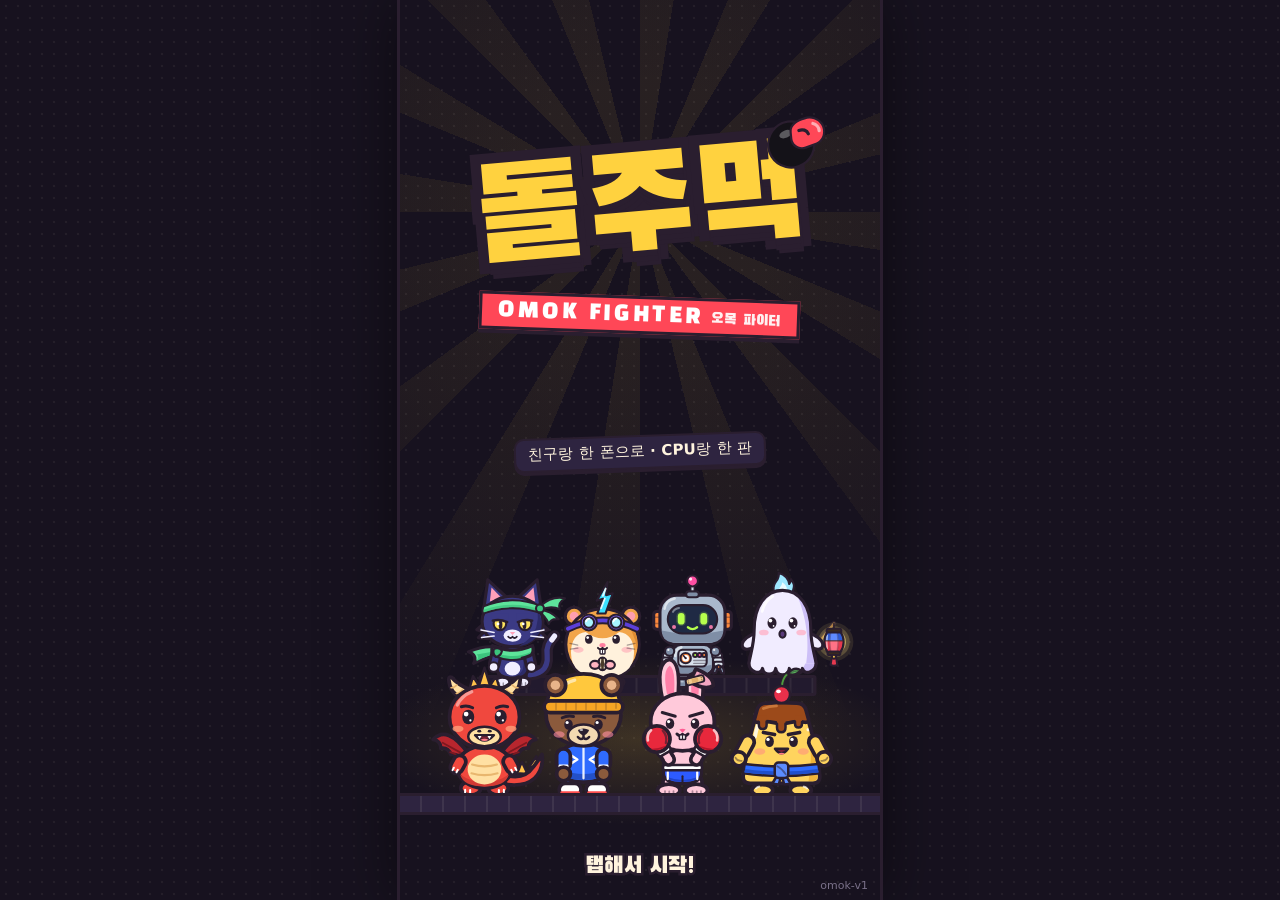
<file: index.html>
<!doctype html>
<html lang="ko">
<head>
<meta charset="utf-8">
<meta name="viewport" content="width=device-width, initial-scale=1, viewport-fit=cover, maximum-scale=1, user-scalable=no">
<title>돌주먹 — 오목 파이터</title>
<meta name="description" content="친구랑 한 폰으로, 캐릭터 골라 붙는 오목 한 판. 홈 화면에 추가하면 앱처럼!">
<!-- Android only: Safari 26+ tints its bars from the page background below, not from this. -->
<meta name="theme-color" content="#17121F">
<meta name="color-scheme" content="dark">
<!-- First paint in the app colour (no white flash) and what iOS samples for the status bar. -->
<style>html,body{background:#17121F}</style>
<link rel="manifest" href="manifest.webmanifest">
<link rel="apple-touch-icon" href="icons/apple-touch-icon-180.png">
<link rel="icon" type="image/png" sizes="32x32" href="icons/favicon-32.png">
<meta name="apple-mobile-web-app-capable" content="yes">
<meta name="mobile-web-app-capable" content="yes">
<meta name="apple-mobile-web-app-status-bar-style" content="black-translucent">
<meta name="apple-mobile-web-app-title" content="돌주먹">
<meta name="format-detection" content="telephone=no">
<meta property="og:type" content="website">
<meta property="og:locale" content="ko_KR">
<meta property="og:site_name" content="돌주먹">
<meta property="og:url" content="https://jinjoskim2001-sketch.github.io/omok-fighter/">
<meta property="og:title" content="돌주먹 — 오목 파이터">
<meta property="og:description" content="친구랑 한 폰으로 붙는 캐릭터 오목. 링크 열고 홈 화면에 추가하면 끝!">
<meta property="og:image" content="https://jinjoskim2001-sketch.github.io/omok-fighter/icons/og-800x400.png?v=1">
<meta property="og:image:width" content="800">
<meta property="og:image:height" content="400">
<meta name="twitter:card" content="summary_large_image">
<!-- The display face is self-hosted (no font CDN): start it together with the stylesheets. -->
<link rel="preload" href="fonts/bhs.woff2" as="font" type="font/woff2" crossorigin>
<!-- The static module graph of js/main.js, so the browser fetches it in one go instead of one
     import level per round trip. Generated: tests/integration.test.js prints this list when the
     graph changes. -->
<link rel="modulepreload" href="js/audio.js">
<link rel="modulepreload" href="js/storage.js">
<link rel="modulepreload" href="js/install.js">
<link rel="modulepreload" href="js/haptics.js">
<link rel="modulepreload" href="js/rules.js">
<link rel="modulepreload" href="js/match.js">
<link rel="modulepreload" href="js/ui/ctx.js">
<link rel="modulepreload" href="js/ui/dom.js">
<link rel="modulepreload" href="js/ui/widgets.js">
<link rel="modulepreload" href="js/ui/sheet.js">
<link rel="modulepreload" href="js/ui/toast.js">
<link rel="modulepreload" href="js/ui/router.js">
<link rel="modulepreload" href="js/chars/bulttong.js">
<link rel="modulepreload" href="js/chars/nyangja.js">
<link rel="modulepreload" href="js/chars/bigom.js">
<link rel="modulepreload" href="js/chars/beonjjeok.js">
<link rel="modulepreload" href="js/chars/jaepjaep.js">
<link rel="modulepreload" href="js/chars/ppibik.js">
<link rel="modulepreload" href="js/chars/kkakkung.js">
<link rel="modulepreload" href="js/chars/taenggeul.js">
<link rel="modulepreload" href="js/characters.js">
<link rel="modulepreload" href="js/particles.js">
<link rel="modulepreload" href="js/fighter.js">
<link rel="modulepreload" href="js/ui/title.js">
<link rel="modulepreload" href="js/themes.js">
<link rel="modulepreload" href="js/ui/flow.js">
<link rel="modulepreload" href="js/ui/setup.js">
<link rel="modulepreload" href="js/ui/menu.js">
<link rel="modulepreload" href="js/ui/select.js">
<link rel="modulepreload" href="js/ui/vs.js">
<link rel="modulepreload" href="js/ui/hud.js">
<link rel="modulepreload" href="js/board.js">
<link rel="modulepreload" href="js/ai/engine.js">
<link rel="modulepreload" href="js/ai-client.js">
<link rel="modulepreload" href="js/wake.js">
<link rel="modulepreload" href="js/ui/battle.js">
<link rel="modulepreload" href="js/ui/results.js">
<link rel="modulepreload" href="js/ui/settings.js">
<link rel="modulepreload" href="js/ui/records.js">
<link rel="stylesheet" href="css/app.css">
<link rel="stylesheet" href="css/battle.css">
<link rel="stylesheet" href="css/fighters.css">
<link rel="stylesheet" href="css/chars/bulttong.css">
<link rel="stylesheet" href="css/chars/nyangja.css">
<link rel="stylesheet" href="css/chars/bigom.css">
<link rel="stylesheet" href="css/chars/beonjjeok.css">
<link rel="stylesheet" href="css/chars/jaepjaep.css">
<link rel="stylesheet" href="css/chars/ppibik.css">
<link rel="stylesheet" href="css/chars/kkakkung.css">
<link rel="stylesheet" href="css/chars/taenggeul.css">
<link rel="stylesheet" href="css/gate.css">
</head>
<body>
<script>
// The installed app is laid out from 100vh, a browser tab from the dynamic viewport
// (css/app.css, --vh). CSS sees the installed app through the display-mode media feature;
// this adds the older iOS signal so that app can never be mistaken for a tab.
if (navigator.standalone === true) document.documentElement.setAttribute('data-display', 'standalone');
</script>
<!-- DOM contract (docs/SPEC.md §7–8): these roots must exist and #sheetRoot/#toastRoot/#gateRoot stay empty in HTML -->
<div id="app"></div>
<div id="sheetRoot"></div>
<div id="toastRoot"></div>
<div id="gateRoot"></div>
<script>
// Touch guards. Inline and classic on purpose: they must hold from the first frame, before the
// game modules have loaded (js/main.js adds the same once it runs; doubling them is harmless).
(function () {
  function block(e) { e.preventDefault(); }
  // Safari ignores user-scalable=no in a tab, so stop the pinch by hand.
  document.addEventListener('gesturestart', block, { passive: false });
  document.addEventListener('gesturechange', block, { passive: false });
  // No "copy / look up" callout from a long press on the board or a fighter.
  var app = document.getElementById('app');
  if (app) app.addEventListener('contextmenu', block);
  // An (empty) touchstart listener is what makes :active styles apply on iOS.
  document.addEventListener('touchstart', function () {}, { passive: true });
})();
</script>
<script type="module" src="js/main.js"></script>
<script>
// Load watchdog. The game, the install guide and every message live behind js/main.js and
// its imports. If one of those files cannot be fetched, nothing ever runs and the page would
// stay an empty purple screen, with no way to reload in the installed app.
// - `error` on the script element fires when main.js or any module it imports fails to load.
// - A request that just hangs fires nothing, so a timer covers it. That notice goes away by
//   itself if the modules do arrive (`load` fires once main.js has run).
// This script runs while the page is still being parsed, before either event can fire.
(function () {
  var script = document.querySelector('script[type="module"][src="js/main.js"]');
  var root = document.getElementById('gateRoot');
  if (!script || !root) return;
  var SLOW_MS = 12000;
  var notice = null;

  function hide() {
    if (notice && notice.parentNode) notice.parentNode.removeChild(notice);
    notice = null;
  }

  function show(failed) {
    hide();
    notice = document.createElement('section');
    notice.className = 'gate gate--notice';
    notice.setAttribute('role', 'alert');
    notice.innerHTML =
      '<div class="gate__inner"><header class="gate__head">' +
      '<p class="gate__headline">' + (failed ? '불러오지 못했어요' : '불러오는 중이에요') + '</p>' +
      '<p class="gate__lead">' + (failed
        ? '연결을 확인하고<br>다시 시도해 주세요.'
        : '연결이 느린 것 같아요.<br>조금 더 기다리거나 다시 시도해 주세요.') + '</p>' +
      '</header><button type="button" class="gate-btn gate-btn--primary">다시 시도</button></div>';
    notice.querySelector('button').addEventListener('click', function () { location.reload(); });
    root.appendChild(notice);
  }

  var timer = setTimeout(function () { show(false); }, SLOW_MS);
  script.addEventListener('load', function () { clearTimeout(timer); hide(); });
  script.addEventListener('error', function () { clearTimeout(timer); show(true); });
})();
</script>
</body>
</html>
</file>
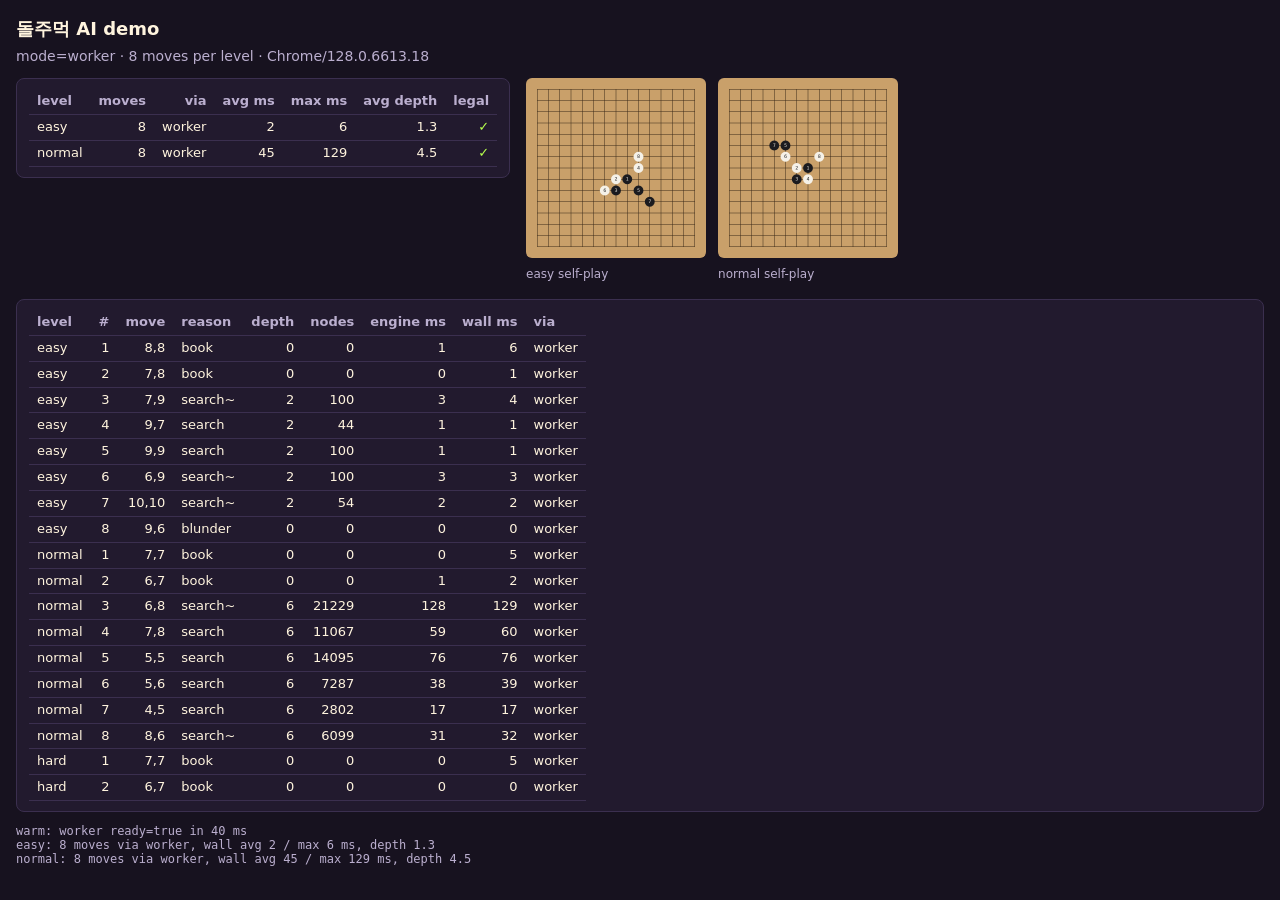
<file: tools/demo-ai.html>
<!doctype html>
<html lang="ko">
<head>
<meta charset="utf-8">
<meta name="viewport" content="width=device-width, initial-scale=1">
<title>AI Demo</title>
<!--
  Dev page (not precached): drives js/ai-client.js in a real browser.
  Serve the project root (python3 tools/serve.py, or python3 -m http.server) and open
    /tools/demo-ai.html                 module Worker path
    /tools/demo-ai.html?mode=noworker   window.Worker removed  → main-thread fallback
    /tools/demo-ai.html?mode=badworker  Worker script fails to load (404) → fallback
  Optional: &plies=8 moves per level, &levels=easy,normal,hard
  Results are also exposed as window.__demo (a Promise of the JSON) for scripted runs.
-->
<style>
  :root { --bg:#17121F; --bg2:#221A2E; --line:#3B2F4F; --text:#FFF4DE; --dim:#BBAFCF; --p1:#FF4757; --p2:#2E9BFF; --gold:#FFD23F; --lime:#B6FF4D; }
  * { box-sizing: border-box; }
  body { margin: 0; padding: 16px; background: var(--bg); color: var(--text); font: 14px/1.45 -apple-system, 'Apple SD Gothic Neo', system-ui, sans-serif; }
  h1 { font-size: 18px; margin: 0 0 4px; }
  .sub { color: var(--dim); margin: 0 0 12px; }
  .wrap { display: flex; flex-wrap: wrap; gap: 16px; align-items: flex-start; }
  canvas { background: #C9A06A; border-radius: 6px; width: min(360px, 100%); height: auto; }
  table { border-collapse: collapse; font-variant-numeric: tabular-nums; font-size: 13px; }
  th, td { padding: 3px 8px; border-bottom: 1px solid var(--line); text-align: right; }
  th { color: var(--dim); font-weight: 600; }
  td.l, th.l { text-align: left; }
  .card { background: var(--bg2); border: 1px solid var(--line); border-radius: 8px; padding: 10px 12px; }
  .ok { color: var(--lime); } .bad { color: var(--p1); }
  #log { white-space: pre-wrap; font: 12px ui-monospace, Menlo, monospace; color: var(--dim); margin-top: 12px; }
  .boards { display: flex; flex-wrap: wrap; gap: 12px; }
  .boards figure { margin: 0; } .boards figcaption { color: var(--dim); font-size: 12px; margin-top: 2px; }
  .boards canvas { width: 180px; }
</style>
</head>
<body>
<h1>돌주먹 AI demo</h1>
<p class="sub" id="sub">…</p>
<div class="wrap">
  <div class="card"><table id="sum"><thead><tr><th class="l">level</th><th>moves</th><th>via</th><th>avg ms</th><th>max ms</th><th>avg depth</th><th>legal</th></tr></thead><tbody></tbody></table></div>
  <div class="boards" id="boards"></div>
</div>
<div class="card" style="margin-top:16px; overflow-x:auto"><table id="moves"><thead><tr><th class="l">level</th><th>#</th><th>move</th><th class="l">reason</th><th>depth</th><th>nodes</th><th>engine ms</th><th>wall ms</th><th class="l">via</th></tr></thead><tbody></tbody></table></div>
<div id="log"></div>

<script type="module">
  const q = new URLSearchParams(location.search);
  const mode = q.get('mode') || 'worker';
  const plies = Math.max(1, Math.min(40, +(q.get('plies') || 8)));
  const levels = (q.get('levels') || 'easy,normal,hard').split(',').filter((l) => ['easy', 'normal', 'hard'].includes(l));

  // Simulated failures, installed before the client module looks at window.Worker.
  if (mode === 'noworker') delete window.Worker;
  if (mode === 'badworker') {
    const Real = window.Worker;
    window.Worker = class extends Real { constructor(_url, opts) { super(new URL('./no-such-worker.js', location.href), opts); } };
  }

  const { createAiClient } = await import('../js/ai-client.js');
  const { judgeMove, DEFAULT_RULES, N, BLACK, WHITE } = await import('../js/rules.js');

  const $ = (s) => document.querySelector(s);
  const log = (s) => { $('#log').textContent += s + '\n'; };
  $('#sub').textContent = `mode=${mode} · ${plies} moves per level · ${navigator.userAgent.match(/(Chrome|Version)\/[\d.]+/)?.[0] ?? ''}`;

  function draw(canvas, moves) {
    const s = canvas.width, cell = s / 16, ctx = canvas.getContext('2d');
    ctx.clearRect(0, 0, s, s);
    ctx.strokeStyle = '#3a2a18'; ctx.lineWidth = 1;
    for (let k = 0; k < N; k++) {
      ctx.beginPath(); ctx.moveTo(cell, cell * (k + 1)); ctx.lineTo(cell * 15, cell * (k + 1)); ctx.stroke();
      ctx.beginPath(); ctx.moveTo(cell * (k + 1), cell); ctx.lineTo(cell * (k + 1), cell * 15); ctx.stroke();
    }
    moves.forEach((m, k) => {
      const x = (m % N + 1) * cell, y = (((m / N) | 0) + 1) * cell;
      ctx.beginPath(); ctx.arc(x, y, cell * 0.44, 0, Math.PI * 2);
      ctx.fillStyle = k % 2 ? '#f5f1e8' : '#1b1b1f'; ctx.fill();
      ctx.fillStyle = k % 2 ? '#1b1b1f' : '#f5f1e8';
      ctx.font = `${Math.round(cell * 0.42)}px system-ui`; ctx.textAlign = 'center'; ctx.textBaseline = 'middle';
      ctx.fillText(String(k + 1), x, y + 0.5);
    });
  }

  const client = createAiClient({ overlineWins: false });
  const out = { mode, ua: navigator.userAgent, warm: null, levels: {}, cancel: null, errors: [] };
  window.addEventListener('error', (e) => out.errors.push(String(e.message)));

  async function run() {
    const t0 = performance.now();
    out.warm = { ok: await client.warm(), ms: Math.round(performance.now() - t0) };
    log(`warm: worker ready=${out.warm.ok} in ${out.warm.ms} ms`);

    for (const level of levels) {
      client.reset();
      const moves = [];
      const g = new Int8Array(N * N);
      const rows = [];
      let legal = true;
      for (let p = 0; p < plies; p++) {
        const t = performance.now();
        const r = await client.think({ moves, level, seed: 1000 + p });
        const wall = Math.round(performance.now() - t);
        const c = moves.length % 2 ? WHITE : BLACK;
        const j = r.move >= 0 ? judgeMove(g, r.move % N, (r.move / N) | 0, c, DEFAULT_RULES) : { ok: false };
        if (!j.ok) legal = false;
        rows.push({ ...r, wall });
        const tr = document.createElement('tr');
        tr.innerHTML = `<td class="l">${level}</td><td>${p + 1}</td><td>${r.move % N},${(r.move / N) | 0}</td><td class="l">${r.reason}</td><td>${r.depth}</td><td>${r.nodes}</td><td>${r.ms}</td><td>${wall}</td><td class="l">${r.via}</td>`;
        $('#moves tbody').append(tr);
        if (!j.ok) break;
        g[r.move] = c; moves.push(r.move);
        if (j.win) break;
      }
      const avg = (k) => Math.round(rows.reduce((s, r) => s + r[k], 0) / rows.length);
      const sum = { n: rows.length, via: [...new Set(rows.map((r) => r.via))].join('/'), avgWall: avg('wall'), maxWall: Math.max(...rows.map((r) => r.wall)), avgMs: avg('ms'), maxMs: Math.max(...rows.map((r) => r.ms)), avgDepth: +(rows.reduce((s, r) => s + r.depth, 0) / rows.length).toFixed(1), legal, rows };
      out.levels[level] = sum;
      const tr = document.createElement('tr');
      tr.innerHTML = `<td class="l">${level}</td><td>${sum.n}</td><td>${sum.via}</td><td>${sum.avgWall}</td><td>${sum.maxWall}</td><td>${sum.avgDepth}</td><td class="${legal ? 'ok' : 'bad'}">${legal ? '✓' : '✗'}</td>`;
      $('#sum tbody').append(tr);
      const fig = document.createElement('figure');
      const cv = document.createElement('canvas'); cv.width = cv.height = 360;
      fig.append(cv); fig.insertAdjacentHTML('beforeend', `<figcaption>${level} self-play</figcaption>`);
      $('#boards').append(fig);
      draw(cv, moves);
      log(`${level}: ${sum.n} moves via ${sum.via}, wall avg ${sum.avgWall} / max ${sum.maxWall} ms, depth ${sum.avgDepth}`);
    }

    // cancel: start a hard search, cancel it after 50 ms, then make sure the next request works
    const busy = client.think({ moves: [112, 113, 98, 126], level: 'hard', seed: 1 });
    await new Promise((r) => setTimeout(r, 50));
    const tc = performance.now();
    client.cancel();
    let aborted = false;
    try { await busy; } catch (e) { aborted = e.name === 'AbortError'; }
    const after = await client.think({ moves: [112, 113, 98, 126], level: 'easy', seed: 2 });
    out.cancel = { aborted, cancelMs: Math.round(performance.now() - tc), nextVia: after.via, nextOk: after.move >= 0 };
    log(`cancel: aborted=${aborted}, next request via ${after.via} in ${out.cancel.cancelMs} ms total`);
    client.dispose();
    return out;
  }

  window.__demo = run().catch((e) => { out.errors.push(String(e?.stack ?? e)); log('ERROR ' + e); return out; });
</script>
</body>
</html>
</file>
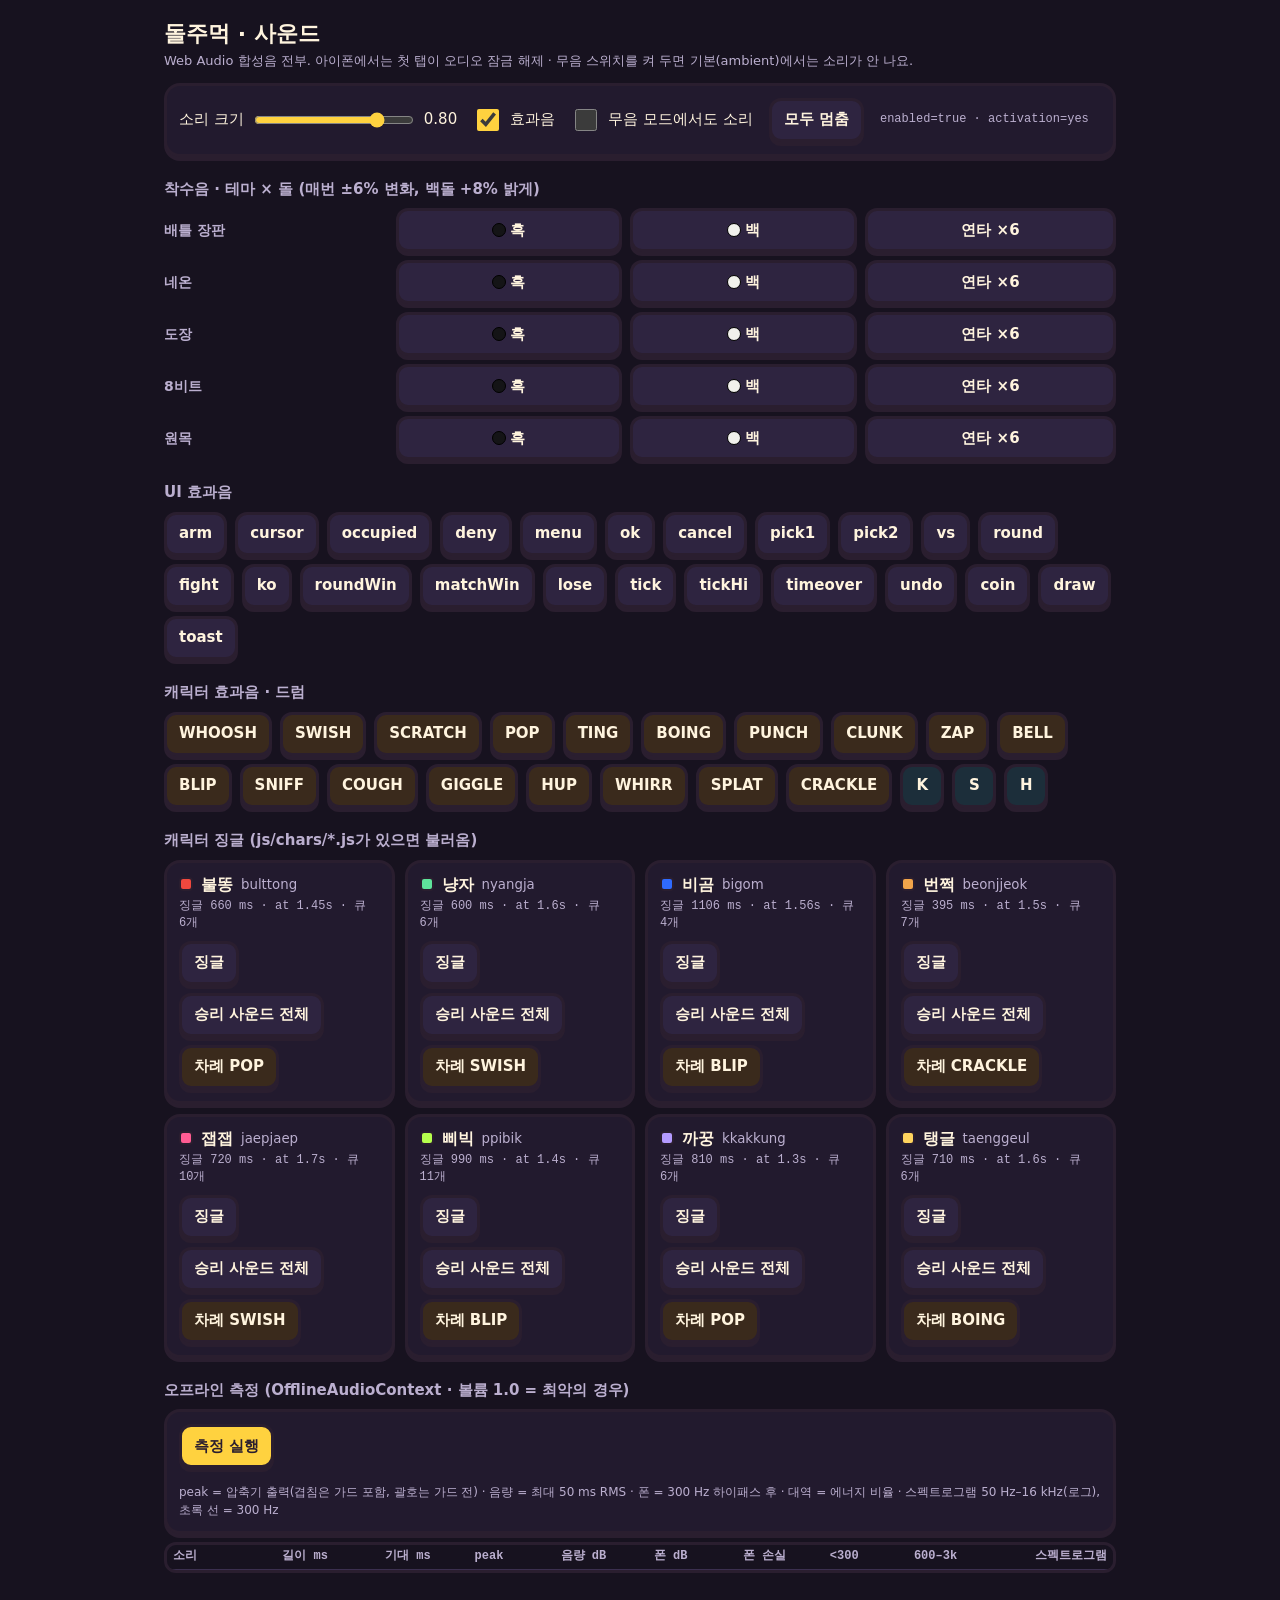
<file: tools/demo-audio.html>
<!doctype html>
<html lang="ko">
<head>
<meta charset="utf-8">
<meta name="viewport" content="width=device-width, initial-scale=1, viewport-fit=cover">
<title>돌주먹 · sound demo</title>
<style>
  /* Dev harness for js/audio.js. Not shipped (tools/ is outside the SW cache).
     Every button is a real tap, so it also unlocks audio on iPhone (the first tap anywhere does).
     "오프라인 측정" renders every sound through an OfflineAudioContext with the same synthesis code
     and prints length / peak / loudness / spectrum. tests/audio.test.js drives the same
     window.audioQA from Playwright, so the numbers here are the numbers the test asserts on.
     Query: ?qa=1 runs the measurement on load. */
  :root { --bg:#17121F; --bg2:#221A2E; --bg3:#2E2440; --ink:#2A1E2F; --line:#3B2F4F; --text:#FFF4DE; --dim:#BBAFCF;
    --p1:#FF4757; --p2:#2E9BFF; --gold:#FFD23F; --lime:#B6FF4D; --mint:#3FE0B5; --danger:#FF3B30; color-scheme: dark; }
  * { box-sizing: border-box; }
  html, body { margin: 0; background: var(--bg); color: var(--text);
    font: 15px/1.45 -apple-system, 'Apple SD Gothic Neo', system-ui, sans-serif; word-break: keep-all; }
  main { max-width: 980px; margin: 0 auto; padding: max(14px, env(safe-area-inset-top)) 14px 60px; }
  h1 { font-size: 22px; margin: 4px 0 2px; }
  h2 { font-size: 15px; color: var(--dim); margin: 22px 0 8px; font-weight: 700; }
  .sub { color: var(--dim); font-size: 13px; margin: 0 0 12px; }
  .bar { display: flex; flex-wrap: wrap; gap: 10px 16px; align-items: center; padding: 12px; background: var(--bg2);
    border: 3px solid var(--ink); border-radius: 16px; box-shadow: 0 4px 0 var(--ink); }
  .bar label { display: flex; align-items: center; gap: 8px; min-height: 44px; }
  input[type=range] { width: 160px; accent-color: var(--gold); }
  input[type=checkbox] { width: 22px; height: 22px; accent-color: var(--gold); }
  .grid { display: flex; flex-wrap: wrap; gap: 8px; }
  button { min-height: 44px; min-width: 44px; padding: 0 12px; border-radius: 12px; border: 3px solid var(--ink);
    background: var(--bg3); color: var(--text); font: inherit; font-weight: 700; box-shadow: 0 4px 0 var(--ink);
    touch-action: manipulation; cursor: pointer; }
  button:active { transform: translateY(3px); box-shadow: 0 1px 0 var(--ink); }
  button:disabled { opacity: .4; cursor: default; }
  button.char { background: #3A2A1C; }
  button.drum { background: #1C2E3A; }
  button.primary { background: var(--gold); color: var(--ink); }
  .place { display: grid; grid-template-columns: auto repeat(3, minmax(64px, auto)); gap: 8px; align-items: center; }
  .place b { font-weight: 700; color: var(--dim); font-size: 14px; }
  .dot { width: 14px; height: 14px; border-radius: 50%; display: inline-block; vertical-align: -2px; margin-right: 4px; border: 1px solid #000; }
  .dot.b { background: #141416; } .dot.w { background: #F1F1EC; }
  .cards { display: grid; grid-template-columns: repeat(auto-fill, minmax(210px, 1fr)); gap: 10px; }
  .card { padding: 10px 12px 12px; border: 3px solid var(--ink); border-radius: 16px; background: var(--bg2); box-shadow: 0 4px 0 var(--ink); }
  .card h3 { margin: 0 0 2px; font-size: 16px; display: flex; align-items: center; gap: 8px; }
  .card .sw { width: 14px; height: 14px; border-radius: 4px; border: 2px solid var(--ink); }
  .card p { margin: 0 0 8px; color: var(--dim); font-size: 12px; font-family: ui-monospace, monospace; }
  .card.missing { opacity: .55; }
  .card .row { display: flex; gap: 8px; flex-wrap: wrap; }
  #status { font: 12px/1.4 ui-monospace, monospace; color: var(--dim); }
  table { border-collapse: collapse; width: 100%; font: 12px/1.3 ui-monospace, monospace; }
  th, td { padding: 4px 6px; border-bottom: 1px solid var(--line); text-align: right; white-space: nowrap; }
  th:first-child, td:first-child { text-align: left; }
  th { color: var(--dim); font-weight: 600; position: sticky; top: 0; background: var(--bg); }
  td.bad { color: var(--danger); font-weight: 700; }
  td.spec { padding: 2px 4px; }
  td.spec canvas { display: block; width: 220px; height: 44px; border-radius: 4px; background: #0B0810; image-rendering: pixelated; }
  .tablewrap { overflow-x: auto; border: 3px solid var(--ink); border-radius: 12px; background: var(--bg2); }
  #qaSummary { margin: 8px 0; font-size: 14px; }
  #qaSummary.ok { color: var(--lime); } #qaSummary.fail { color: var(--danger); }
  .legend { color: var(--dim); font-size: 12px; margin: 6px 0 0; }
</style>
</head>
<body>
<main>
  <h1>돌주먹 · 사운드</h1>
  <p class="sub">Web Audio 합성음 전부. 아이폰에서는 첫 탭이 오디오 잠금 해제 · 무음 스위치를 켜 두면 기본(ambient)에서는 소리가 안 나요.</p>

  <div class="bar">
    <label>소리 크기 <input id="vol" type="range" min="0" max="1" step="0.05" value="0.8"> <span id="volOut">0.80</span></label>
    <label><input id="enabled" type="checkbox" checked> 효과음</label>
    <label><input id="silent" type="checkbox"> 무음 모드에서도 소리</label>
    <button id="stop">모두 멈춤</button>
    <span id="status">AudioContext: 아직 없음 (아무 데나 탭)</span>
  </div>

  <h2>착수음 · 테마 × 돌 (매번 ±6% 변화, 백돌 +8% 밝게)</h2>
  <div class="place" id="place"></div>

  <h2>UI 효과음</h2>
  <div class="grid" id="ui"></div>

  <h2>캐릭터 효과음 · 드럼</h2>
  <div class="grid" id="charSfx"></div>

  <h2>캐릭터 징글 (js/chars/*.js가 있으면 불러옴)</h2>
  <div class="cards" id="chars"></div>

  <h2>오프라인 측정 (OfflineAudioContext · 볼륨 1.0 = 최악의 경우)</h2>
  <div class="bar">
    <button class="primary" id="qaRun">측정 실행</button>
    <span class="legend">peak = 압축기 출력(겹침은 가드 포함, 괄호는 가드 전) · 음량 = 최대 50 ms RMS · 폰 = 300 Hz 하이패스 후 · 대역 = 에너지 비율 · 스펙트로그램 50 Hz–16 kHz(로그), 초록 선 = 300 Hz</span>
  </div>
  <div id="qaSummary"></div>
  <div class="tablewrap"><table id="qa"><thead><tr>
    <th>소리</th><th>길이 ms</th><th>기대 ms</th><th>peak</th><th>음량 dB</th><th>폰 dB</th><th>폰 손실</th>
    <th>&lt;300</th><th>600–3k</th><th>스펙트로그램</th>
  </tr></thead><tbody></tbody></table></div>
</main>

<script type="module">
import {
  audio, SFX_NAMES, CHAR_SFX, DRUMS, PLACE_THEMES, patchFor, createGraph, scheduleSfx, scheduleJingle, parseJingle,
} from '../js/audio.js';

const $ = (id) => document.getElementById(id);
const IDS = ['bulttong', 'nyangja', 'bigom', 'beonjjeok', 'jaepjaep', 'ppibik', 'kkakkung', 'taenggeul'];
const KO = { bulttong: '불똥', nyangja: '냥자', bigom: '비곰', beonjjeok: '번쩍', jaepjaep: '잽잽', ppibik: '삐빅', kkakkung: '까꿍', taenggeul: '탱글' };
const THEME_KO = { mat: '배틀 장판', neon: '네온', dojo: '도장', pixel: '8비트', wood: '원목' };

// ------------------------------------------------------------------ live playback
audio.init({ sound: true, volume: 0.8, ignoreSilent: false });

function btn(label, onClick, cls = '') {
  const b = document.createElement('button');
  b.type = 'button';
  b.textContent = label;
  if (cls) b.className = cls;
  b.addEventListener('click', onClick);
  return b;
}

$('vol').addEventListener('input', (e) => {
  audio.setVolume(Number(e.target.value));
  $('volOut').textContent = Number(e.target.value).toFixed(2);
});
$('enabled').addEventListener('change', (e) => audio.setEnabled(e.target.checked));
$('silent').addEventListener('change', (e) => audio.setIgnoreSilent(e.target.checked));
$('stop').addEventListener('click', () => { audio.stopAll(); clearTimers(); });

// status line: the live context is private to audio.js, so show what the page can know
setInterval(() => {
  const s = navigator.audioSession ? ` · audioSession=${navigator.audioSession.type}` : '';
  const ua = navigator.userActivation ? ` · activation=${navigator.userActivation.hasBeenActive ? 'yes' : 'no'}` : '';
  $('status').textContent = `enabled=${audio.isEnabled()}${s}${ua}`;
}, 500);

for (const theme of PLACE_THEMES) {
  const row = $('place');
  const label = document.createElement('b');
  label.textContent = THEME_KO[theme] || theme;
  row.append(label);
  for (const color of [1, 2]) {
    const b = btn('', () => audio.play('place', { color, theme }));
    b.innerHTML = `<span class="dot ${color === 1 ? 'b' : 'w'}"></span>${color === 1 ? '흑' : '백'}`;
    row.append(b);
  }
  // five stones in a row, alternating colours: hear the per-stone variation
  row.append(btn('연타 ×6', () => {
    for (let i = 0; i < 6; i++) later(() => audio.play('place', { color: 1 + (i % 2), theme }), i * 260);
  }));
}

for (const name of SFX_NAMES) if (name !== 'place') $('ui').append(btn(name, () => audio.play(name)));
for (const name of CHAR_SFX) $('charSfx').append(btn(name, () => audio.play(name), 'char'));
for (const name of DRUMS.filter((d) => !CHAR_SFX.includes(d))) $('charSfx').append(btn(name, () => audio.play(name), 'drum'));

const timers = new Set();
function later(fn, ms) {
  const id = setTimeout(() => { timers.delete(id); fn(); }, ms);
  timers.add(id);
}
function clearTimers() { for (const id of timers) clearTimeout(id); timers.clear(); }

// ------------------------------------------------------------------ character jingles
const chars = new Map();
async function loadChars() {
  const host = $('chars');
  await Promise.all(IDS.map(async (id) => {
    const card = document.createElement('div');
    card.className = 'card missing';
    card.innerHTML = `<h3><span class="sw"></span>${KO[id]} <small style="color:var(--dim);font-weight:400">${id}</small></h3><p>불러오는 중…</p><div class="row"></div>`;
    host.append(card);
    let c = null;
    try { c = (await import(`../js/chars/${id}.js`)).default; } catch { c = null; }
    const info = card.querySelector('p');
    const row = card.querySelector('.row');
    if (!c || !c.jingle) {
      info.textContent = '아직 없음 (js/chars/' + id + '.js)';
      row.append(btn('징글', () => {}, ''));
      row.firstChild.disabled = true;
      return;
    }
    chars.set(id, c);
    card.classList.remove('missing');
    card.querySelector('.sw').style.background = c.color || '#888';
    const p = parseJingle(c.jingle);
    info.textContent = `징글 ${p.total} ms · at ${c.jingle.at}s · 큐 ${(c.cues || []).filter((q) => q.sfx).length}개` + (p.errors.length ? ` · 오류 ${p.errors.length}` : '');
    if (p.errors.length) info.title = p.errors.join('\n');
    let current = null;
    row.append(btn('징글', () => { current?.stop(); current = audio.jingle(c.jingle); }));
    // the whole 2.4 s victory soundtrack: cue sounds on wall-clock timers, the jingle on the
    // audio clock (as js/fighter.js does), so drift between them would be audible here
    row.append(btn('승리 사운드 전체', () => {
      current?.stop();
      clearTimers();
      current = audio.jingle(c.jingle, { delay: c.jingle.at });
      for (const q of c.cues || []) if (q.sfx) later(() => audio.play(q.sfx), q.t * 1000);
    }));
    if (c.turnSfx) row.append(btn(`차례 ${c.turnSfx}`, () => audio.play(c.turnSfx), 'char'));
  }));
  // keep the roster order regardless of load order
  for (const id of IDS) {
    const card = [...host.children].find((el) => el.querySelector('small')?.textContent === id);
    if (card) host.append(card);
  }
}
const charsReady = loadChars();

// ------------------------------------------------------------------ offline measurement
const SR = 48000;

function seeded(seed) {
  let a = seed >>> 0;
  return () => {
    a = (a + 0x6D2B79F5) >>> 0;
    let t = a;
    t = Math.imul(t ^ (t >>> 15), t | 1);
    t ^= t + Math.imul(t ^ (t >>> 7), t | 61);
    return ((t ^ (t >>> 14)) >>> 0) / 4294967296;
  };
}

// nominal length of a patch in ms (what the table asks for, before reverb)
function nominalMs(patch) {
  if (patch.tune) return parseJingle(patch.tune).total;
  let end = 0;
  for (const L of patch.layers) end = Math.max(end, (L.at || 0) + (L.dur ?? ((L.attack ?? 1) + (L.hold || 0) + 6 * (L.tau || 0))));
  return end;
}

// in-place radix-2 FFT
function fft(re, im) {
  const n = re.length;
  for (let i = 1, j = 0; i < n; i++) {
    let bit = n >> 1;
    for (; j & bit; bit >>= 1) j ^= bit;
    j ^= bit;
    if (i < j) { [re[i], re[j]] = [re[j], re[i]]; [im[i], im[j]] = [im[j], im[i]]; }
  }
  for (let len = 2; len <= n; len <<= 1) {
    const ang = -2 * Math.PI / len;
    const wr = Math.cos(ang), wi = Math.sin(ang);
    for (let i = 0; i < n; i += len) {
      let cr = 1, ci = 0;
      for (let k = 0; k < len / 2; k++) {
        const ar = re[i + k], ai = im[i + k];
        const br = re[i + k + len / 2] * cr - im[i + k + len / 2] * ci;
        const bi = re[i + k + len / 2] * ci + im[i + k + len / 2] * cr;
        re[i + k] = ar + br; im[i + k] = ai + bi;
        re[i + k + len / 2] = ar - br; im[i + k + len / 2] = ai - bi;
        const t = cr * wr - ci * wi; ci = cr * wi + ci * wr; cr = t;
      }
    }
  }
}

// RBJ biquad high-pass (applied twice = 4th order): a stand-in for an iPhone speaker's low end
function highpass(x, f0, sr) {
  const w = 2 * Math.PI * f0 / sr, a = Math.sin(w) / (2 * Math.SQRT1_2), cw = Math.cos(w);
  const b0 = (1 + cw) / 2, b1 = -(1 + cw), b2 = (1 + cw) / 2, a0 = 1 + a, a1 = -2 * cw, a2 = 1 - a;
  const y = new Float32Array(x.length);
  let x1 = 0, x2 = 0, y1 = 0, y2 = 0;
  for (let i = 0; i < x.length; i++) {
    const v = (b0 * x[i] + b1 * x1 + b2 * x2 - a1 * y1 - a2 * y2) / a0;
    x2 = x1; x1 = x[i]; y2 = y1; y1 = v; y[i] = v;
  }
  return y;
}

const dB = (v) => (v > 0 ? 20 * Math.log10(v) : -Infinity);

function peakOf(buf) {
  let p = 0;
  for (let ch = 0; ch < buf.numberOfChannels; ch++) {
    const d = buf.getChannelData(ch);
    for (let i = 0; i < d.length; i++) { const v = Math.abs(d[i]); if (v > p) p = v; }
  }
  return p;
}

function analyse(buf) {
  const L = buf.getChannelData(0);
  const R = buf.numberOfChannels > 1 ? buf.getChannelData(1) : L;
  const n = L.length;
  const mono = new Float32Array(n);
  let peak = 0;
  for (let i = 0; i < n; i++) {
    peak = Math.max(peak, Math.abs(L[i]), Math.abs(R[i]));
    mono[i] = (L[i] + R[i]) / 2;
  }
  const TH = 0.001;                                  // -60 dBFS
  let first = -1, last = -1;
  for (let i = 0; i < n; i++) if (Math.abs(L[i]) > TH || Math.abs(R[i]) > TH) { if (first < 0) first = i; last = i; }
  const active = first < 0 ? 0 : last - first + 1;
  let sum = 0;
  for (let i = Math.max(0, first); i <= last; i++) sum += mono[i] * mono[i];
  const rms = active ? Math.sqrt(sum / active) : 0;
  // loudness = the loudest 50 ms window; "phone" = the same after a 4th-order 300 Hz high-pass,
  // a stand-in for an iPhone speaker that gives almost nothing below 300 Hz
  const W = Math.round(0.05 * SR);
  const loudest = (x) => {
    let acc = 0, best = 0;
    for (let i = 0; i < x.length; i++) {
      acc += x[i] * x[i];
      if (i >= W) acc -= x[i - W] * x[i - W];
      if (i >= W - 1) best = Math.max(best, acc);
    }
    return Math.sqrt(Math.max(0, best) / W);
  };
  const full = loudest(mono);
  const phone = loudest(highpass(highpass(mono, 300, SR), 300, SR));
  // band energies: Welch average of 4096-point Hann frames over the active part
  const N = 4096;
  const bands = { low: 0, mid: 0, phone: 0, all: 0 };
  if (active) {
    for (let s = Math.max(0, first - N / 2); s < last; s += 1024) {
      const re = new Float64Array(N), im = new Float64Array(N);
      for (let i = 0; i < N; i++) re[i] = (s + i < n ? mono[s + i] : 0) * (0.5 - 0.5 * Math.cos(2 * Math.PI * i / (N - 1)));
      fft(re, im);
      for (let k = 1; k < N / 2; k++) {
        const p = re[k] * re[k] + im[k] * im[k];
        const f = k * SR / N;
        bands.all += p;
        if (f < 300) bands.low += p; else bands.phone += p;
        if (f >= 600 && f <= 3000) bands.mid += p;
      }
    }
  }
  // display spectrogram: 1024-point frames, ~220 columns across the sound's own length
  const spec = [];
  if (active) {
    const M = 1024;
    const hop = Math.max(16, Math.floor(active / 220));
    for (let s = Math.max(0, first - M / 2); s < last; s += hop) {
      const re = new Float64Array(M), im = new Float64Array(M);
      for (let i = 0; i < M; i++) re[i] = (s + i < n ? mono[s + i] : 0) * (0.5 - 0.5 * Math.cos(2 * Math.PI * i / (M - 1)));
      fft(re, im);
      const col = new Float32Array(M / 2);
      for (let k = 1; k < M / 2; k++) col[k] = re[k] * re[k] + im[k] * im[k];
      spec.push(col);
    }
  }
  const frac = (x) => (bands.all > 0 ? x / bands.all : 0);
  return {
    peak, rms, rmsDb: dB(rms), fullDb: dB(full), phoneDb: dB(phone), loss: dB(full) - dB(phone),
    firstMs: first / SR * 1000, durMs: active / SR * 1000,
    low: frac(bands.low), mid: frac(bands.mid), phoneFrac: frac(bands.phone), spec,
  };
}

function drawSpec(canvas, spec) {
  const w = 220, h = 44;
  canvas.width = w; canvas.height = h;
  const g2 = canvas.getContext('2d');
  const img = g2.createImageData(w, h);
  const M = 1024;
  const cols = spec.length || 1;
  let max = 1e-12;
  for (const col of spec) for (let k = 1; k < col.length; k++) if (col[k] > max) max = col[k];
  const top = 10 * Math.log10(max);
  for (let x = 0; x < w; x++) {
    const col = spec[Math.min(cols - 1, Math.floor(x / w * cols))];
    for (let y = 0; y < h; y++) {
      const f = 50 * Math.pow(16000 / 50, 1 - y / (h - 1));
      const k = Math.max(1, Math.min(M / 2 - 1, Math.round(f * M / SR)));
      const v = col ? 10 * Math.log10(col[k] + 1e-12) - top : -120;
      const t = Math.max(0, Math.min(1, (v + 60) / 60));           // 60 dB range below the peak
      const o = (y * w + x) * 4;
      img.data[o] = 255 * Math.min(1, t * 1.6);
      img.data[o + 1] = 255 * Math.max(0, t * 1.4 - 0.4);
      img.data[o + 2] = 60 + 140 * Math.max(0, t - 0.6);
      img.data[o + 3] = 255;
    }
  }
  g2.putImageData(img, 0, 0);
  // 300 Hz guide (below it an iPhone speaker gives almost nothing)
  const y300 = (1 - Math.log(300 / 50) / Math.log(16000 / 50)) * (h - 1);
  g2.fillStyle = 'rgba(63,224,181,.7)';
  g2.fillRect(0, Math.round(y300), w, 1);
}

// one offline render: kind 'sfx' (name, opts) or 'jingle' (spec); `extra` lets a test pile sounds up
// The compressor starts cold: its make-up gain ramps in over the first ~100 ms of a context's
// life, which would hide up to 10 dB. A live context has long been running when a sound plays, so
// every render places its sound at WARM_S.
const WARM_S = 0.3;
async function render({ name, opts, spec, extra = [], seconds = 3.2, volume = 1, guard = true, seed = 1 }) {
  const oc = new OfflineAudioContext(2, Math.round(SR * (seconds + WARM_S)), SR);
  const graph = createGraph(oc, { volume, random: seeded(1233 + seed), guard });
  const t0 = WARM_S;
  if (spec) scheduleJingle(graph, spec, t0);
  else scheduleSfx(graph, name, t0, opts || {});
  for (const x of extra) {
    if (x.spec) scheduleJingle(graph, x.spec, t0 + (x.at || 0));
    else scheduleSfx(graph, x.name, t0 + (x.at || 0), x.opts || {});
  }
  return oc.startRendering();
}

// The list the QA walks: every UI sound (place in every theme × colour), every cue sound, the kit,
// every character jingle that exists, and three pile-ups for clipping.
async function cases() {
  await charsReady;
  const out = [];
  const one = (id, group, name, opts) => {
    const p = patchFor(name, opts);
    out.push({ id, group, name, opts, nominal: nominalMs(p), rev: p.rev || 0, small: !!p.small });
  };
  for (const theme of PLACE_THEMES) for (const color of [1, 2]) one(`place/${theme}/${color === 1 ? 'b' : 'w'}`, 'place', 'place', { color, theme });
  for (const name of SFX_NAMES) if (name !== 'place') one(name, 'ui', name);
  for (const name of CHAR_SFX) one(name, 'char', name);
  for (const name of ['K', 'S', 'H']) one(`kit ${name}`, 'kit', name);
  for (const [id, c] of chars) out.push({ id: `jingle ${id}`, group: 'jingle', spec: c.jingle, nominal: parseJingle(c.jingle).total, rev: 0.1 });
  const jingles = [...chars.values()].map((c) => c.jingle);
  // battle.js koSeq at "보통": the fifth stone, the K.O. hit 250 ms later, roundWin at 1.4 s
  out.push({ id: 'stress K.O. 보통', group: 'stress', name: 'place', opts: { color: 1, theme: 'mat' }, nominal: 2100, rev: 0.35,
    extra: [{ name: 'ko', at: 0.25 }, { name: 'roundWin', at: 1.4 }] });
  // "최소" speed fires the K.O., the match fanfare and the stone together; add a jingle on top
  out.push({ id: 'stress K.O. 최소', group: 'stress', name: 'place', opts: { color: 2, theme: 'neon' }, nominal: 1600, rev: 0.35,
    extra: [{ name: 'ko' }, { name: 'matchWin' }, ...(jingles[0] ? [{ spec: jingles[0] }] : [])] });
  // unrealistic: everything loud at once; only the guard keeps this under 0.99
  out.push({ id: 'stress pile-up', group: 'stress', name: 'ko', nominal: 1600, rev: 0.35,
    extra: [{ name: 'place', opts: { color: 1, theme: 'mat' } }, { name: 'vs' }, { name: 'matchWin', at: 0.05 }, { name: 'fight', at: 0.1 },
      { name: 'BELL' }, { name: 'PUNCH' }, ...jingles.slice(0, 3).map((spec) => ({ spec, at: 0.02 }))] });
  return out;
}

// Expected length: the table's own length, give or take; reverb adds a tail.
function expect(cs) {
  const lo = Math.max(4, cs.nominal * 0.45);
  const hi = cs.nominal + 160 + (cs.rev ? 1700 : 0) + (cs.group === 'jingle' ? 1300 : 0);
  return [lo, hi];
}

// Pass rules (tests/audio.test.js asserts the same):
//   audible   peak ≥ 0.01 and phone loudness ≥ −42 dB
//   headroom  a single sound peaks ≤ 0.85 straight out of the compressor (rendered without the
//             guard, worst of several noise seeds), so the guard never has to act for it;
//             pile-ups ≤ 0.99 through the real chain
//   length    within the table's own length (see expect())
//   phone     UI and cue sounds lose ≤ 12 dB to a 300 Hz high-pass (built for a phone speaker)
//   place     ≥ 35 % of the stone's energy in 600 Hz–3 kHz
const RULES = { audibleDb: -42, single: 0.85, stacked: 0.99, phoneLoss: 12, placeMid: 0.35 };

async function measure(cs) {
  const stacked = cs.group === 'stress';
  const m = analyse(await render({ ...cs, guard: stacked }));
  // Live playback starts every noise layer at a random offset, and a sharp transient's peak
  // depends on that luck (the compressor's make-up gain lands before its gain reduction does):
  // render other seeds too and keep the worst peak.
  const others = await Promise.all([2, 3, 4, 5, 6].map((seed) => render({ ...cs, guard: stacked, seed })));
  for (const buf of others) m.peak = Math.max(m.peak, peakOf(buf));
  const [lo, hi] = expect(cs);
  const row = { id: cs.id, group: cs.group, nominal: cs.nominal, small: !!cs.small, lo, hi, ...m };
  delete row.spec;
  if (stacked) row.rawPeak = peakOf(await render({ ...cs, guard: false }));
  row.fail = [];
  if (!(m.peak >= 0.01) || !(m.phoneDb >= RULES.audibleDb)) row.fail.push('silent');
  if (m.peak > (stacked ? RULES.stacked : RULES.single)) row.fail.push('clip');
  if (m.durMs < lo || m.durMs > hi) row.fail.push('length');
  if ((cs.group === 'ui' || cs.group === 'char' || cs.group === 'place') && m.loss > RULES.phoneLoss) row.fail.push('phone');
  if (cs.group === 'place' && m.mid < RULES.placeMid) row.fail.push('place-mid');
  return { row, spec: m.spec };
}

async function run({ draw = true } = {}) {
  const rows = [];
  const body = $('qa').tBodies[0];
  if (draw) body.textContent = '';
  for (const cs of await cases()) {
    const { row, spec } = await measure(cs);
    rows.push(row);
    if (!draw) continue;
    const tr = document.createElement('tr');
    const cell = (v, bad = false) => { const td = document.createElement('td'); td.textContent = v; if (bad) td.className = 'bad'; tr.append(td); };
    cell(row.id, row.fail.length > 0);
    cell(row.durMs.toFixed(0), row.fail.includes('length'));
    cell(`${row.lo.toFixed(0)}–${row.hi.toFixed(0)}`);
    cell(row.peak.toFixed(3) + (row.rawPeak ? ` (${row.rawPeak.toFixed(2)})` : ''), row.fail.includes('clip'));
    cell(row.fullDb.toFixed(1));
    cell(row.phoneDb.toFixed(1), row.fail.includes('silent'));
    cell(row.loss.toFixed(1), row.fail.includes('phone'));
    cell((row.low * 100).toFixed(0) + '%');
    cell((row.mid * 100).toFixed(0) + '%', row.fail.includes('place-mid'));
    const td = document.createElement('td');
    td.className = 'spec';
    const cv = document.createElement('canvas');
    drawSpec(cv, spec);
    td.append(cv);
    tr.append(td);
    body.append(tr);
  }
  const bad = rows.filter((r) => r.fail.length);
  if (draw) {
    $('qaSummary').className = bad.length ? 'fail' : 'ok';
    $('qaSummary').textContent = bad.length
      ? `${bad.length}/${rows.length} 실패: ` + bad.map((r) => `${r.id}(${r.fail.join(',')})`).join(' ')
      : `${rows.length}개 전부 통과 · 들림(폰 ≥ ${RULES.audibleDb} dB) · 단일 peak ≤ ${RULES.single} · 겹침 peak ≤ ${RULES.stacked} · 길이 · 폰 손실 ≤ ${RULES.phoneLoss} dB · 착수음 600 Hz–3 kHz ≥ ${RULES.placeMid * 100}%`;
  }
  return rows;
}

$('qaRun').addEventListener('click', () => run());
window.audioQA = { run, measure, render, analyse, cases, RULES, ready: charsReady };
if (new URLSearchParams(location.search).get('qa') === '1') run();
</script>
</body>
</html>
</file>
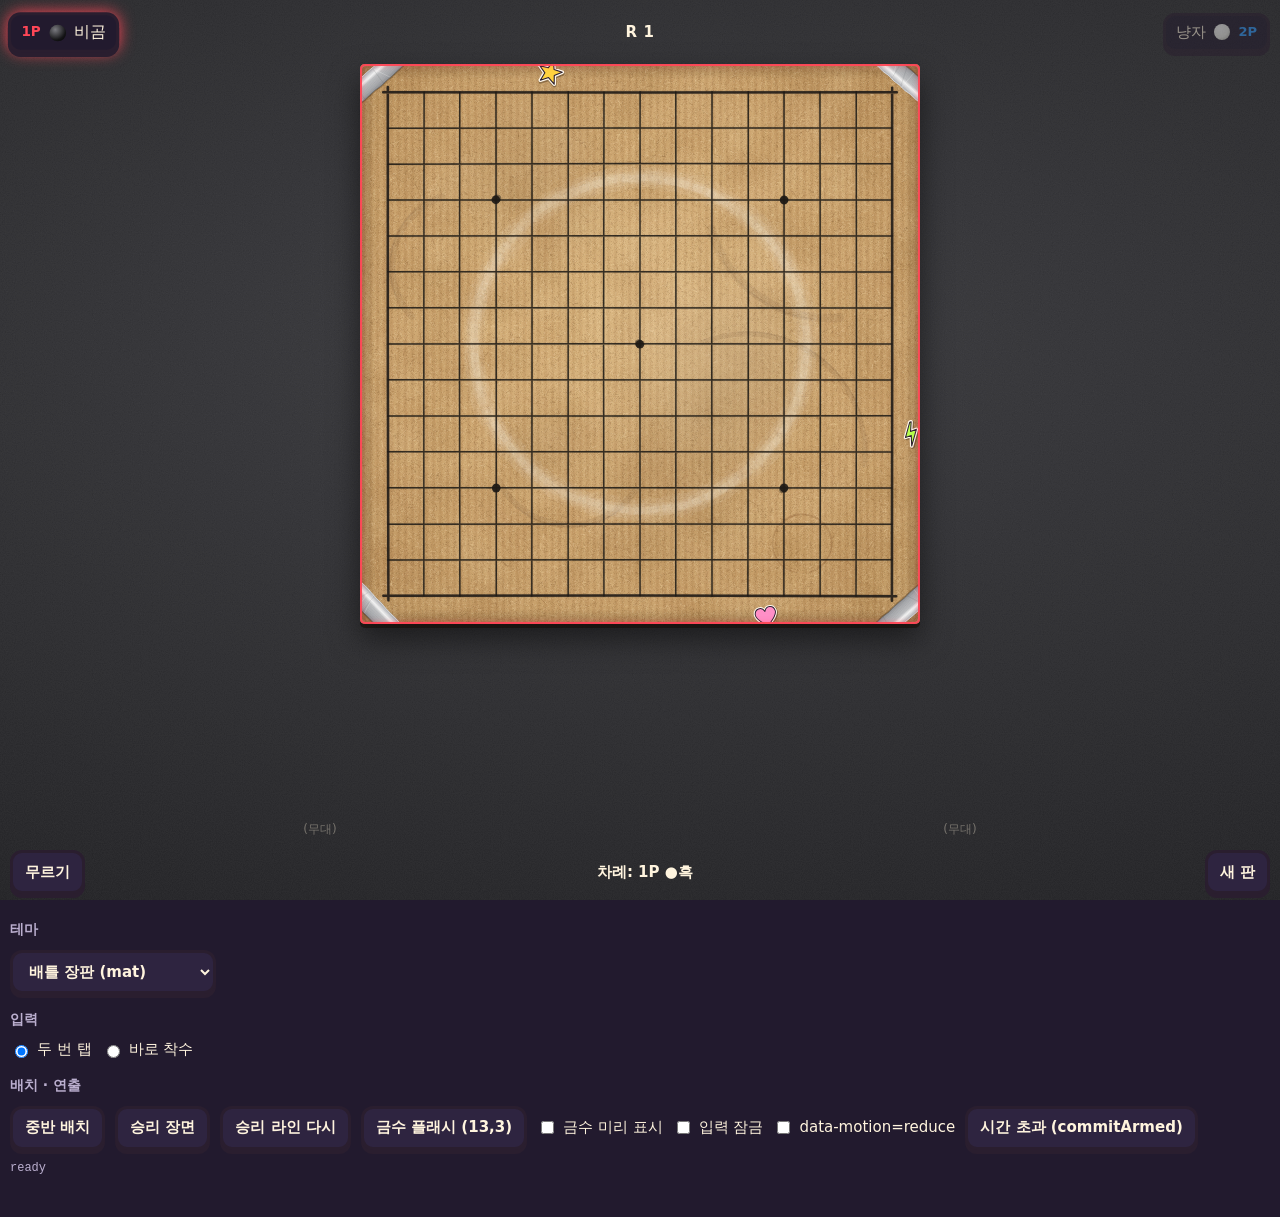
<file: tools/demo-board.html>
<!doctype html>
<html lang="ko">
<head>
<meta charset="utf-8">
<meta name="viewport" content="width=device-width, initial-scale=1, viewport-fit=cover, maximum-scale=1, user-scalable=no">
<title>돌주먹 · board demo</title>
<style>
  /* Dev harness for js/board.js + js/themes.js. Not shipped (tools/ is outside the SW cache).
     Query: ?theme=mat|neon|dojo|pixel|wood  &input=double|single  &pos=empty|mid|win
            &marks=1 (forbidden preview)  &reduce=1  &shot=1 (hide the dev panel)
            &haptic=1 (cover the board with the iOS haptic <label><input switch> overlay that
            js/haptics.js adds on iPhone, so it becomes the event target as on the device) */
  html, body { margin: 0; background: #17121F; color: #FFF4DE;
    font: 15px/1.4 -apple-system, 'Apple SD Gothic Neo', system-ui, sans-serif; word-break: keep-all; }
  #screen { position: relative; height: 100vh; height: 100dvh; display: flex; flex-direction: column;
    padding-top: env(safe-area-inset-top); box-sizing: border-box; overflow: hidden; }
  .hud { flex: 0 0 64px; display: flex; align-items: center; justify-content: space-between; padding: 0 10px; }
  .pl { display: flex; align-items: center; gap: 8px; padding: 6px 10px; border-radius: 12px; background: #221A2E;
    border: 3px solid #2A1E2F; box-shadow: 0 4px 0 #2A1E2F; opacity: .5; transition: opacity .2s, transform .2s, box-shadow .2s; }
  .pl.on { opacity: 1; transform: scale(1.04); }
  .pl[data-p="1"].on { box-shadow: 0 4px 0 #2A1E2F, 0 0 14px #FF4757; }
  .pl[data-p="2"].on { box-shadow: 0 4px 0 #2A1E2F, 0 0 14px #2E9BFF; }
  .tag { font-weight: 800; font-size: 13px; }
  .pl[data-p="1"] .tag { color: #FF4757; } .pl[data-p="2"] .tag { color: #2E9BFF; }
  .dot { width: 16px; height: 16px; border-radius: 50%; display: inline-block; }
  .dot.b { background: radial-gradient(circle at 35% 30%, #7A7A80, #141416 65%, #000); }
  .dot.w { background: radial-gradient(circle at 35% 30%, #fff, #F1F1EC 55%, #A9A99E); }
  .round { font-weight: 900; letter-spacing: .04em; }
  /* the board host: the real UI sizes this; here it is the SPEC's min(width − 12, …, 560) */
  #host { flex: 0 0 auto; height: min(calc(100vw - 12px), 560px, calc(100dvh - 64px - 88px - 56px - env(safe-area-inset-top)));
    margin: 0 6px; }
  .stage { flex: 1 1 auto; min-height: 88px; display: flex; align-items: flex-end; justify-content: space-around;
    padding-bottom: 6px; color: rgba(255,244,222,.35); font-size: 12px; }
  .bar { flex: 0 0 56px; display: flex; align-items: center; justify-content: space-between; padding: 0 10px;
    padding-bottom: env(safe-area-inset-bottom); }
  .bar button, #panel button, #panel select { min-height: 44px; min-width: 44px; border-radius: 12px; border: 3px solid #2A1E2F;
    background: #2E2440; color: #FFF4DE; font: inherit; font-weight: 700; box-shadow: 0 4px 0 #2A1E2F; padding: 0 12px;
    touch-action: manipulation; }
  .bar .turn { font-weight: 800; }
  #toast { position: absolute; left: 50%; top: 110px; transform: translate(-50%, 0); background: #FFF4DE; color: #2A1E2F;
    font-weight: 900; padding: 10px 16px; border-radius: 14px; border: 3px solid #2A1E2F; box-shadow: 0 4px 0 #2A1E2F;
    opacity: 0; transition: opacity .15s; pointer-events: none; z-index: 80; white-space: nowrap; }
  #toast.on { opacity: 1; }
  #panel { padding: 14px 10px 40px; display: flex; flex-wrap: wrap; gap: 10px; background: #221A2E; }
  #panel h2 { flex: 1 0 100%; margin: 6px 0 0; font-size: 14px; color: #BBAFCF; }
  #panel label { display: flex; align-items: center; gap: 6px; }
  #log { flex: 1 0 100%; font: 12px/1.4 ui-monospace, monospace; color: #BBAFCF; white-space: pre-wrap; max-height: 9em; overflow: auto; }
  body.shot #panel { display: none; }
</style>
</head>
<body>
<div id="screen">
  <div class="hud">
    <div class="pl on" data-p="1"><span class="tag">1P</span><span class="dot b"></span><span>비곰</span></div>
    <div class="round">R 1</div>
    <div class="pl" data-p="2"><span>냥자</span><span class="dot w"></span><span class="tag">2P</span></div>
  </div>
  <div id="host"></div>
  <div class="stage"><span>(무대)</span><span>(무대)</span></div>
  <div class="bar">
    <button id="undo" type="button">무르기</button>
    <span class="turn" id="turn">차례: 1P ●흑</span>
    <button id="reset" type="button">새 판</button>
  </div>
  <div id="toast"></div>
</div>
<div id="panel">
  <h2>테마</h2>
  <select id="theme"></select>
  <h2>입력</h2>
  <label><input type="radio" name="input" value="double" checked> 두 번 탭</label>
  <label><input type="radio" name="input" value="single"> 바로 착수</label>
  <h2>배치 · 연출</h2>
  <button id="mid" type="button">중반 배치</button>
  <button id="winpos" type="button">승리 장면</button>
  <button id="showwin" type="button">승리 라인 다시</button>
  <button id="flash" type="button">금수 플래시 (13,3)</button>
  <label><input type="checkbox" id="marks"> 금수 미리 표시</label>
  <label><input type="checkbox" id="lock"> 입력 잠금</label>
  <label><input type="checkbox" id="reduce"> data-motion=reduce</label>
  <button id="timeout" type="button">시간 초과 (commitArmed)</button>
  <div id="log"></div>
</div>
<script type="module">
import { createBoard, geometry, THEMES, THEME_IDS } from '../js/board.js';
import { N, BLACK, WHITE, judgeMove, isForbidden } from '../js/rules.js';

const q = new URLSearchParams(location.search);
const $ = (id) => document.getElementById(id);
const ACCENT = { [BLACK]: '#FF4757', [WHITE]: '#2E9BFF' };   // demo: 1P plays black

// 30 stones from a plausible opening; black to move, and (13,3) is a 3-3 point for black.
const MID = [[7,7],[8,6],[8,8],[6,6],[9,9],[10,10],[6,8],[9,7],[7,8],[5,8],[9,8],[10,8],[7,9],[7,6],[5,6],
  [9,6],[10,6],[8,10],[6,10],[8,9],[5,9],[4,10],[11,3],[11,9],[12,3],[6,5],[13,4],[3,9],[13,5],[10,4]];
// …then black runs down column 7 and white looks the other way.
const WIN = MID.concat([[7,10],[3,11],[7,11]]);

const game = { b: new Int8Array(N * N), moves: [], color: BLACK, over: false,
  log: [], commits: [], arms: [], rejects: [], sfx: [], hapticClicks: 0 };
window.demo = { game };

function log(s) {
  game.log.push(s);
  $('log').textContent = game.log.slice(-40).join('\n');
  $('log').scrollTop = 1e9;
}
let toastTimer = 0;
function toast(s, ms = 900) {
  const t = $('toast');
  t.textContent = s;
  t.classList.add('on');
  clearTimeout(toastTimer);
  toastTimer = setTimeout(() => t.classList.remove('on'), ms);
}

function canPlace(idx) {
  if (game.over) return { ok: false, reason: 'over' };
  const j = judgeMove(game.b, idx % N, (idx / N) | 0, game.color);
  return j.ok ? { ok: true } : { ok: false, reason: j.reason };
}

function setTurnUI() {
  document.querySelectorAll('.pl').forEach((p) => p.classList.toggle('on', +p.dataset.p === game.color));
  $('turn').textContent = game.color === BLACK ? '차례: 1P ●흑' : '차례: 2P ○백';
  board.setTurn(game.color, ACCENT[game.color]);
  refreshMarks();
}

function refreshMarks() {
  if (!$('marks').checked || game.over) { board.setForbiddenMarks(null); return; }
  const list = [];
  for (let i = 0; i < N * N; i++) if (!game.b[i] && isForbidden(game.b, i % N, (i / N) | 0, game.color)) list.push(i);
  board.setForbiddenMarks(list);
}

function play(idx, animate = true) {
  const x = idx % N, y = (idx / N) | 0, c = game.color;
  const j = judgeMove(game.b, x, y, c);
  if (!j.ok) { log(`play rejected ${x},${y} ${j.reason}`); return false; }
  game.b[idx] = c;
  game.moves.push(idx);
  board.place(idx, c, { animate });
  if (j.overline) toast('6목은 승리가 아니에요');
  if (j.win) {
    game.over = true;
    board.setLocked(true);
    board.setForbiddenMarks(null);
    if (animate) {
      setTimeout(() => board.showWin(j.line).then(() => log('showWin resolved')), 250);
      toast('K.O.!', 1600);
    } else {
      board.showWin(j.line);
    }
    log(`win ${c === BLACK ? 'black' : 'white'} ${JSON.stringify(j.line)}`);
    return true;
  }
  game.color = c === BLACK ? WHITE : BLACK;
  setTurnUI();
  return true;
}

function load(list) {
  game.b.fill(0); game.moves = []; game.color = BLACK; game.over = false;
  board.setLocked($('lock').checked);
  board.setPosition(game.b, -1);
  for (const [x, y] of list) play(y * N + x, false);
  board.setPosition(game.b, game.moves.length ? game.moves[game.moves.length - 1] : -1);
  setTurnUI();
}

const theme = THEME_IDS.includes(q.get('theme')) ? q.get('theme') : 'mat';
const board = createBoard($('host'), {
  theme,
  input: q.get('input') === 'single' ? 'single' : 'double',
  canPlace,
  onCommit(idx) { game.commits.push(idx); log(`commit ${idx % N},${(idx / N) | 0}`); play(idx); },
  onArm(idx) {
    game.arms.push(idx);
    log(`arm ${idx % N},${(idx / N) | 0}`);
    if (game.arms.length <= 3) toast('한 번 더 탭하면 착수!');
  },
  onReject(idx, reason) {
    game.rejects.push({ idx, reason });
    log(`reject ${idx % N},${(idx / N) | 0} ${reason}`);
    if (reason === '33') toast('쌍삼 금지!');
    if (reason === '44') toast('쌍사 금지!');
  },
  sfx(name) { game.sfx.push(name); },
});
window.demo.board = board;

// Same overlay pumal's haptics.js puts on a host on iOS: a transparent <label> over the whole
// board wrapping a hidden <input switch>. The finger lands on the label, not on our canvases.
if (q.get('haptic') === '1') {
  const label = document.createElement('label');
  label.setAttribute('data-haptic-trigger', '');
  label.style.cssText = 'position:absolute;inset:0;display:block;margin:0;touch-action:manipulation;border-radius:inherit;-webkit-tap-highlight-color:transparent';
  const sw = document.createElement('input');
  sw.type = 'checkbox';
  sw.setAttribute('switch', '');
  sw.tabIndex = -1;
  sw.style.cssText = 'position:absolute;width:1px;height:1px;margin:0;visibility:hidden';
  sw.addEventListener('click', (e) => { e.stopPropagation(); window.demo.game.hapticClicks = (window.demo.game.hapticClicks || 0) + 1; });
  label.append(sw);
  board.el.append(label);
}
// Client coordinates of intersection (x, y), for the Playwright driver.
window.demo.at = (x, y) => {
  const r = board.el.getBoundingClientRect();
  const g = geometry(r.width, Math.min(devicePixelRatio || 1, 3));
  return { x: r.left + g.pad + x * g.cell, y: r.top + g.pad + y * g.cell, cell: g.cell };
};

function applyPage() {
  document.body.style.background = THEMES[board.el.dataset.theme].pageBg;
  $('screen').style.background = THEMES[board.el.dataset.theme].pageBg;
}

const sel = $('theme');
for (const id of THEME_IDS) {
  const o = document.createElement('option');
  o.value = id; o.textContent = `${THEMES[id].name} (${id})`;
  sel.append(o);
}
sel.value = theme;
sel.onchange = () => { board.setTheme(sel.value); applyPage(); };
document.querySelectorAll('input[name=input]').forEach((r) => {
  if (r.value === (q.get('input') || 'double')) r.checked = true;
  r.onchange = () => board.setInput(r.value);
});
$('reset').onclick = () => load([]);
$('mid').onclick = () => load(MID);
$('winpos').onclick = () => {
  load(MID);
  for (const [x, y] of WIN.slice(MID.length)) play(y * N + x, true);
};
$('showwin').onclick = () => {
  const lastIdx = game.moves[game.moves.length - 1];
  if (lastIdx === undefined) return;
  const c = game.b[lastIdx];
  game.b[lastIdx] = 0;
  const j = judgeMove(game.b, lastIdx % N, (lastIdx / N) | 0, c);
  game.b[lastIdx] = c;
  if (j.win) board.showWin(j.line);
};
$('flash').onclick = () => board.flashForbidden(3 * N + 13);
$('marks').onchange = refreshMarks;
$('lock').onchange = () => board.setLocked($('lock').checked || game.over);
$('reduce').onchange = () => {
  if ($('reduce').checked) document.documentElement.dataset.motion = 'reduce';
  else delete document.documentElement.dataset.motion;
};
$('timeout').onclick = () => {
  const i = board.commitArmed();
  log(`commitArmed → ${i}`);
  if (i >= 0) play(i); else toast('TIME OVER');
};
$('undo').onclick = () => {
  if (game.over || !game.moves.length) return;
  const idx = game.moves.pop();
  game.color = game.b[idx];
  game.b[idx] = 0;
  board.remove(idx);
  board.setPosition(game.b, game.moves.length ? game.moves[game.moves.length - 1] : -1);
  setTurnUI();
};

if (q.get('reduce') === '1') { $('reduce').checked = true; document.documentElement.dataset.motion = 'reduce'; }
if (q.get('marks') === '1') $('marks').checked = true;
if (q.get('shot') === '1') document.body.classList.add('shot');
applyPage();
const pos = q.get('pos');
if (pos === 'mid' || pos === 'arm') load(MID);
else if (pos === 'win') { load(WIN.slice(0, -1)); play(WIN[WIN.length - 1][1] * N + WIN[WIN.length - 1][0], false); }
else load([]);
document.body.dataset.ready = '1';
log('ready');
</script>
</body>
</html>
</file>
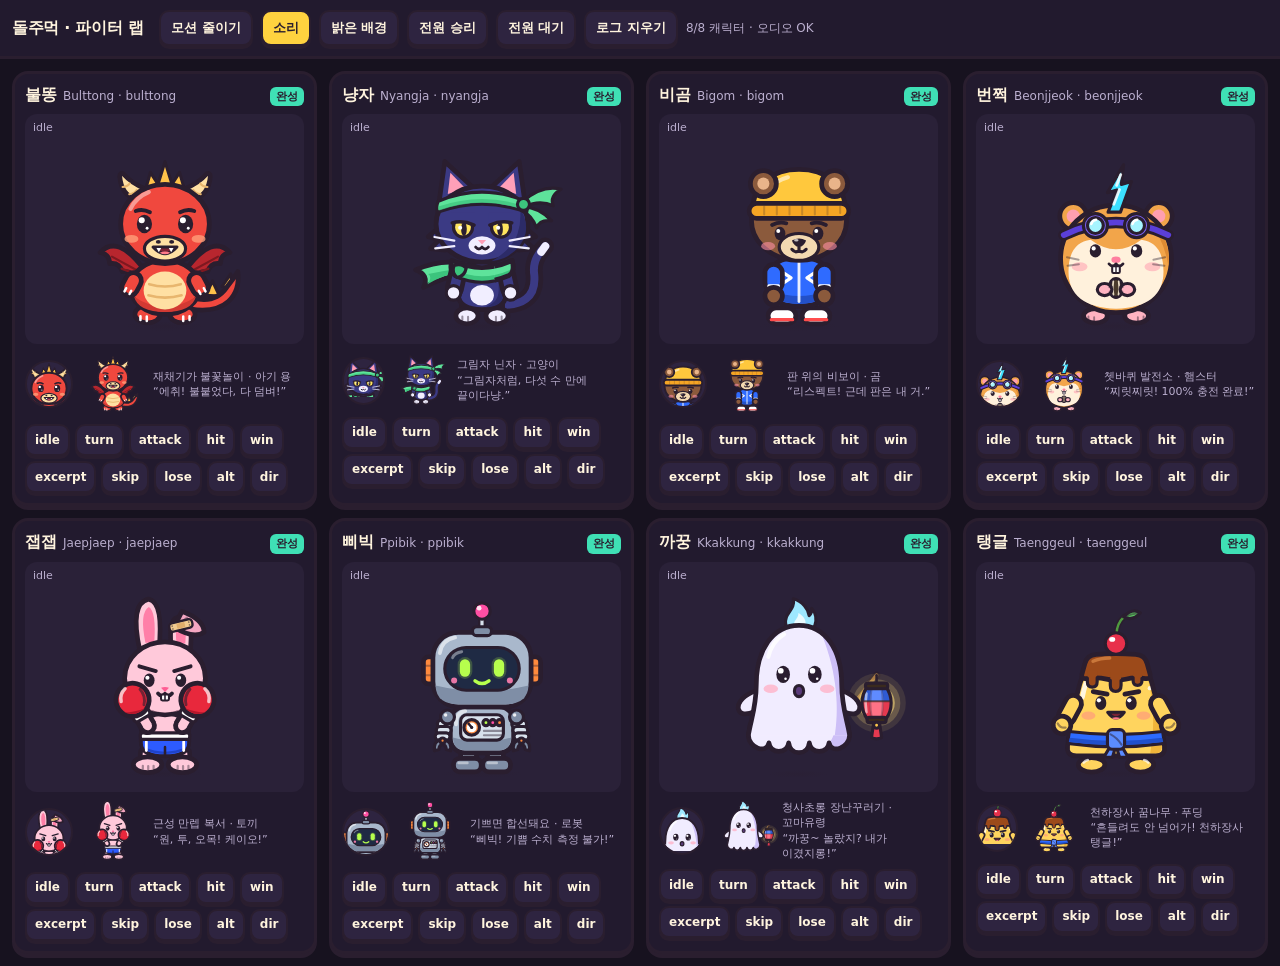
<file: tools/demo-fighters.html>
<!doctype html>
<html lang="ko">
<head>
<meta charset="utf-8">
<meta name="viewport" content="width=device-width, initial-scale=1, viewport-fit=cover">
<title>돌주먹 · fighter lab</title>
<!--
  Fighter gallery + test bench (dev tool, not cached by the SW).
    tools/demo-fighters.html                         all 8: state buttons, real particles + sound, cue log
    ?sheet=<id>[&t=0.1,0.3,…][&alt=1][&rm=1]         frozen contact sheet of one character
    ?id=<id>&state=<s>[&t=<sec>][&size=<px>][&alt=1][&rm=1][&portrait=1]   one deterministic frame
    &bg=light|dark (default dark)   &mockaudio=1 (log audio calls to window.__audioLog instead of playing)
  document.title becomes "ready" when a sheet/frame is frozen and painted (for tools/shot scripts).
  Missing js/chars/<id>.js (or js/audio.js) are swapped for placeholders through an import map, so the
  page works while the roster is still being written.
-->
<link rel="stylesheet" href="../css/fighters.css">
<style>
:root { --bg: #17121F; --bg2: #221A2E; --bg3: #2E2440; --line: #3B2F4F; --text: #FFF4DE; --dim: #BBAFCF;
  --gold: #FFD23F; --p1: #FF4757; --p2: #2E9BFF; --ink: #2A1E2F; --cell: #2A2138; }
:root[data-bg="light"] { --bg: #F4EEDF; --bg2: #E9DFC8; --bg3: #DED2B6; --line: #CDBF9F; --text: #2A1E2F; --dim: #6B5E78; --cell: #EFE6D2; }
* { box-sizing: border-box; }
html, body { margin: 0; background: var(--bg); color: var(--text);
  font: 14px/1.4 -apple-system, "Apple SD Gothic Neo", system-ui, sans-serif; word-break: keep-all; }
header { position: sticky; top: 0; z-index: 70; display: flex; flex-wrap: wrap; gap: 8px; align-items: center;
  padding: 10px 12px; background: var(--bg2); border-bottom: 3px solid var(--ink); }
header h1 { font-size: 16px; margin: 0 8px 0 0; letter-spacing: -.02em; }
button, .tog { font: inherit; font-size: 13px; font-weight: 700; color: var(--text); background: var(--bg3);
  border: 2px solid var(--ink); border-radius: 10px; padding: 6px 10px; min-height: 36px; cursor: pointer;
  box-shadow: 0 3px 0 var(--ink); }
button:active { transform: translateY(2px); box-shadow: 0 1px 0 var(--ink); }
button.on, .tog.on { background: var(--gold); color: var(--ink); }
.grid { display: grid; grid-template-columns: repeat(auto-fill, minmax(260px, 1fr)); gap: 12px; padding: 12px; }
.card { background: var(--bg2); border: 3px solid var(--ink); border-radius: 16px; box-shadow: 0 4px 0 var(--ink);
  padding: 10px; display: flex; flex-direction: column; gap: 8px; overflow: hidden; }
.card.missing { opacity: .8; border-style: dashed; }
.card h2 { margin: 0; font-size: 16px; display: flex; gap: 6px; align-items: baseline; }
.card h2 small { color: var(--dim); font-weight: 500; font-size: 12px; }
.card .badge { margin-left: auto; font-size: 11px; padding: 2px 6px; border-radius: 6px; background: #3FE0B5; color: var(--ink); }
.card.missing .badge { background: var(--dim); }
.card.nocss .badge { background: #FF8A3D; }
.stagebox { display: flex; justify-content: center; align-items: flex-end; padding: 22px 0 6px;
  background: var(--cell); border-radius: 12px; min-height: 230px; position: relative; }
.stagebox .state { position: absolute; top: 6px; left: 8px; font-size: 11px; color: var(--dim); }
.minis { display: flex; gap: 8px; align-items: center; }
.minis .p48 { width: 48px; height: 48px; border-radius: 50%; overflow: hidden; background: var(--bg3); border: 2px solid var(--ink); }
.minis .f64 { width: 64px; }
.minis span { font-size: 11px; color: var(--dim); }
.btns { display: flex; flex-wrap: wrap; gap: 5px; }
.btns button { padding: 4px 8px; min-height: 32px; font-size: 12px; }
#log { position: fixed; right: 8px; bottom: 8px; z-index: 80; width: min(360px, calc(100vw - 16px)); max-height: 38vh;
  overflow: auto; background: rgba(23, 18, 31, .94); color: #FFF4DE; border: 2px solid var(--ink); border-radius: 12px;
  font: 11px/1.45 ui-monospace, Menlo, monospace; padding: 8px; white-space: pre-wrap; }
#log:empty { display: none; }
/* contact sheet */
.sheet { display: flex; flex-wrap: wrap; gap: 6px; padding: 8px; align-items: flex-start; }
.sheet .cell { display: flex; flex-direction: column; align-items: center; gap: 4px; background: var(--cell);
  border-radius: 8px; padding: 46px 4px 4px; font: 11px system-ui, sans-serif; color: var(--dim); }
.sheet .cell > div:last-child { position: relative; z-index: 1; background: var(--cell); border-radius: 6px; padding: 0 5px; }
.sheet .cell .stage { margin: 0 6px; }

.sheet .cell .fig-portrait { border-radius: 50%; overflow: hidden; background: var(--bg3); outline: 2px solid var(--ink); }
.single { padding: 40px; display: inline-flex; background: var(--cell); }
</style>
<script>
// Boot: find which modules exist, map the missing ones to placeholders, then start the page module.
(async () => {
  const ROSTER = [['bulttong', '불똥', 'Bulttong', '#F0483E'], ['nyangja', '냥자', 'Nyangja', '#2D2B52'],
    ['bigom', '비곰', 'Bigom', '#2F6BFF'], ['beonjjeok', '번쩍', 'Beonjjeok', '#F2A54A'], ['jaepjaep', '잽잽', 'Jaepjaep', '#FFC9DA'],
    ['ppibik', '삐빅', 'Ppibik', '#A9B8CC'], ['kkakkung', '까꿍', 'Kkakkung', '#F1ECFF'], ['taenggeul', '탱글', 'Taenggeul', '#FFD45E']];
  const q = new URLSearchParams(location.search);
  document.documentElement.dataset.bg = q.get('bg') === 'light' ? 'light' : 'dark';
  const abs = p => new URL(p, location.href).href;
  // Prefer the dev server's directory listing (no 404 noise in the console); HEAD-probe otherwise.
  const listings = new Map();
  const listing = dir => {
    if (!listings.has(dir)) listings.set(dir, fetch(abs(dir), { cache: 'no-store' }).then(async r => {
      if (!r.ok || !(r.headers.get('content-type') || '').includes('html')) return null;
      const names = [...(await r.text()).matchAll(/href="([^"?#]+)"/g)].map(m => decodeURIComponent(m[1]));
      return names.length ? new Set(names) : null;
    }).catch(() => null));
    return listings.get(dir);
  };
  const exists = async p => {
    const i = p.lastIndexOf('/') + 1;
    const names = await listing(p.slice(0, i));
    if (names) return names.has(p.slice(i));
    try { return (await fetch(abs(p), { method: 'HEAD', cache: 'no-store' })).ok; } catch { return false; }
  };
  const [chars, css, hasAudio] = await Promise.all([
    Promise.all(ROSTER.map(([id]) => exists(`../js/chars/${id}.js`))),
    Promise.all(ROSTER.map(([id]) => exists(`../css/chars/${id}.css`))),
    exists('../js/audio.js'),
  ]);
  const imports = {};
  const missing = [];
  const blob = src => URL.createObjectURL(new Blob([src], { type: 'text/javascript' }));
  ROSTER.forEach(([id, ko, en, color], i) => {
    if (chars[i]) return;
    missing.push(id);
    imports[abs(`../js/chars/${id}.js`)] = blob(placeholder(id, ko, en, color));
  });
  if (!hasAudio || q.get('mockaudio') === '1') imports[abs('../js/audio.js')] = blob(`const log = (...a) => (globalThis.__audioLog ||= []).push(a);
export const audio = { init() {}, unlock() {}, play(n, o) { log('play', n); }, jingle(s, o = {}) { log('jingle', o.delay); return { stop() { log('stop'); } }; },
  stopAll() {}, setEnabled() {}, isEnabled() { return false; }, setVolume() {}, setIgnoreSilent() {} };
export const SFX_NAMES = []; export const CHAR_SFX = [];`);
  window.__demo = { missing, hasAudio: hasAudio && q.get('mockaudio') !== '1', cssPresent: ROSTER.filter((_, i) => css[i]).map(r => r[0]) };
  const map = document.createElement('script');
  map.type = 'importmap';
  map.textContent = JSON.stringify({ imports });
  document.head.append(map);
  await Promise.all(ROSTER.map(([id], i) => css[i] && new Promise(res => {
    const l = Object.assign(document.createElement('link'), { rel: 'stylesheet', href: `../css/chars/${id}.css` });
    l.onload = l.onerror = res;
    document.head.append(l);
  })));
  const main = document.createElement('script');
  main.type = 'module';
  main.textContent = document.getElementById('main').textContent;
  document.body.append(main);

  function placeholder(id, ko, en, color) {
    // a neutral "coming soon" blob that follows the rig contract (parts in joint sandwiches, 3 faces)
    const svg = `<svg class="ch ch-${id}" viewBox="0 0 120 120" role="img" aria-label="${ko}">
<g transform="translate(46 80)"><g class="p armL"><g transform="translate(-46 -80)"><rect class="o" fill="#B9B0C6" x="36" y="76" width="10" height="17" rx="5"/></g></g></g>
<g transform="translate(74 80)"><g class="p armR"><g transform="translate(-74 -80)"><rect class="o" fill="#B9B0C6" x="74" y="76" width="10" height="17" rx="5"/></g></g></g>
<ellipse class="o" fill="#D9D3E2" cx="60" cy="88" rx="20" ry="20"/>
<ellipse class="o" fill="#D9D3E2" cx="60" cy="50" rx="27" ry="24"/>
<text x="60" y="97" text-anchor="middle" font-size="22" font-weight="900" fill="${color}" stroke="var(--ink)" stroke-width="1.6" paint-order="stroke" font-family="system-ui,sans-serif">?</text>
<g class="face-a"><ellipse class="eye ink" cx="50" cy="50" rx="3.2" ry="4"/><ellipse class="eye ink" cx="70" cy="50" rx="3.2" ry="4"/><path class="ln" d="M55 62q5 3 10 0"/></g>
<g class="face-b"><path class="ln" d="M46 52q4-5 8 0M66 52q4-5 8 0"/><path d="M53 60q7 9 14 0Z" fill="#6B2335" stroke="var(--ink)" stroke-width="2"/></g>
<g class="face-c"><path class="ln" d="M47 47l6 6M53 47l-6 6M67 47l6 6M73 47l-6 6M54 64q6-4 12 0"/></g>
</svg>`;
    const fx = `<svg class="fx" viewBox="0 0 120 120" aria-hidden="true"><g class="fx-dizzy" transform="translate(60 14)" fill="#FFC83D" stroke="var(--ink)" stroke-width="1.4" stroke-linejoin="round">${
      '<path class="star" d="M0-5l1.5 3.2 3.5.4-2.6 2.4.7 3.5L0 2.8l-3.1 1.7.7-3.5-2.6-2.4 3.5-.4Z"/>'.repeat(3)}</g></svg>`;
    const data = { id, ko, en, tagline: '준비 중', type: '?', color, colorAlt: '#888888', bg: ['#2E2440', '#17121F'],
      winMs: 2400, hitAt: 1.56, excerptFrom: 1.26,
      quote: { win: '곧 만나요!', winEn: 'Coming soon!', lose: '…' },
      anchors: { head: [60, 26], center: [60, 63], feet: [60, 110], sky: [60, -15] },
      cues: [{ t: 0.19, sfx: 'POP' }, { t: 1.56, fx: 'sparkle', at: 'head', shake: 100 }, { t: 1.82, fx: 'dust', at: 'feet' }],
      jingle: { at: 1.56, voices: [{ wave: 'triangle', gain: 0.07, notes: 'C5:90 E5:90 G5:90 C6~:300' }] },
      portrait: '28 20 64 64', svg, fx, placeholder: true };
    return 'export default ' + JSON.stringify(data) + ';';
  }
})();
</script>
</head>
<body>
<script type="text/plain" id="main">
import { createFighter, portraitHTML, figureHTML } from '../js/fighter.js';
import { CHARACTERS } from '../js/characters.js';
import { audio } from '../js/audio.js';
import { release } from '../js/particles.js';

const q = new URLSearchParams(location.search);
const html = document.documentElement;
const { missing, hasAudio, cssPresent } = window.__demo;
const log = [];
window.__demo.log = log;
window.__demo.fighters = {};
const twoFrames = () => new Promise(r => requestAnimationFrame(() => requestAnimationFrame(r)));
const el = (tag, props = {}, ...kids) => { const e = Object.assign(document.createElement(tag), props); e.append(...kids); return e; };
if (q.get('rm') === '1') html.dataset.motion = 'reduce';

if (q.has('sheet')) await sheet(q.get('sheet'));
else if (q.has('id')) await single();
else gallery();

// ------------------------------------------------------------------ frozen contact sheet
async function sheet(id) {
  const c = CHARACTERS.find(x => x.id === id);
  if (!c) { document.body.textContent = `unknown id ${id}`; return; }
  const size = +(q.get('size') || 150);
  const alt = q.get('alt') === '1';
  const ts = q.has('t') ? q.get('t').split(',').map(Number).filter(Number.isFinite)
    : [...new Set([0.1, 0.3, 0.5, 0.7, 0.9, 1.1, 1.3, 1.7, 1.9, 2.1, 2.3, 2.4, 2.8, c.excerptFrom, c.hitAt].map(t => +t.toFixed(2)))].sort((a, b) => a - b);
  const wrap = el('div', { className: 'sheet' });
  document.body.append(el('header', {}, el('h1', { textContent: `${c.ko} ${c.en} — contact sheet${alt ? ' (alt)' : ''}` }),
    el('span', { textContent: `hitAt ${c.hitAt}s · excerpt ${c.excerptFrom}s · cues ${c.cues.map(x => x.t).join(', ')}` })), wrap);
  const cells = [];
  const add = (label, state, t, opts = {}) => {
    const box = el('div', { className: 'cell' });
    let host = box;
    if (opts.rm) { host = el('div', {}); host.dataset.motion = 'reduce'; box.append(host); }
    const f = createFighter(id, { alt: opts.alt ?? alt, size: opts.size || size, dir: opts.dir || 1 });
    host.append(f.el);
    box.append(el('div', { textContent: label }));
    wrap.append(box);
    cells.push([f, state, t]);
  };
  add('idle', 'idle', 0);
  add('idle 1.3s', 'idle', 1.3);
  for (const t of [0.15, 0.3, 0.45]) add(`turn ${t}s`, 'turn', t);
  add('attack .1s', 'attack', 0.1);
  add('attack .1s dir-1', 'attack', 0.1, { dir: -1 });
  add('hit .07s', 'hit', 0.07);
  for (const t of ts) add(`win ${t.toFixed(2)}s${Math.abs(t - c.hitAt) < 0.005 ? ' HIT' : Math.abs(t - c.excerptFrom) < 0.005 ? ' excerpt' : ''}`, 'win', t);
  for (const t of [0.25, 0.6, 1.0, 1.6]) add(`lose ${t}s`, 'lose', t);
  add('alt idle', 'idle', 0, { alt: !alt });
  add(`alt win ${(c.hitAt + 0.1).toFixed(2)}s`, 'win', c.hitAt + 0.1, { alt: !alt });
  add('reduced win', 'win', 0, { rm: true });
  add('reduced lose', 'lose', 0, { rm: true });
  add('48 idle', 'idle', 0, { size: 48 });
  add('48 win', 'win', 2.4, { size: 48 });
  add('48 lose', 'lose', 1.6, { size: 48 });
  for (const [label, markup, sz] of [['portrait 52', portraitHTML(id, { alt }), 52], ['portrait 32', portraitHTML(id, { alt }), 32],
    ['figure 64', figureHTML(id, { alt }), 64], ['figure alt', figureHTML(id, { alt: !alt }), 64]]) {
    const box = el('div', { className: 'cell' });
    box.innerHTML = markup;
    box.firstElementChild.style.setProperty('--fig-size', sz + 'px');
    box.append(el('div', { textContent: label }));
    wrap.append(box);
  }
  await document.fonts?.ready;
  await twoFrames();
  for (const [f, state, t] of cells) f.pose(state, t);
  await twoFrames();
  document.title = 'ready';
}

// ------------------------------------------------------------------ one deterministic frame
async function single() {
  const id = q.get('id');
  const size = +(q.get('size') || 220);
  const alt = q.get('alt') === '1';
  const box = el('div', { className: 'single' });
  document.body.append(box);
  if (q.get('portrait') === '1') {
    box.innerHTML = portraitHTML(id, { alt });
    box.firstElementChild.style.setProperty('--fig-size', size + 'px');
  } else {
    const f = createFighter(id, { alt, size, dir: q.get('dir') === '-1' ? -1 : 1 });
    window.__demo.fighters[id] = f;
    box.append(f.el);
    await document.fonts?.ready;
    await twoFrames();
    const state = q.get('state') || 'idle';
    if (q.has('t')) f.pose(state, +q.get('t'));
    else if (state === 'win') f.win({ onCue: (cue, t) => log.push({ id, t: +t.toFixed(3), ...cue }) });
    else f.set(state);
  }
  await twoFrames();
  document.title = 'ready';
}

// ------------------------------------------------------------------ interactive gallery
function gallery() {
  const logBox = el('pre', { id: 'log' });
  const write = line => { log.push(line); logBox.textContent = [...log.slice(-60)].reverse().map(x => typeof x === 'string' ? x : JSON.stringify(x)).join('\n'); };
  let unlocked = false;
  const unlock = () => {
    if (unlocked) return;
    unlocked = true;
    try { audio.init?.({ sound: true, volume: 0.8, ignoreSilent: false }); } catch (e) { write('audio.init: ' + e.message); }
    try { audio.unlock?.(); } catch (e) { write('audio.unlock: ' + e.message); }
  };
  addEventListener('pointerdown', unlock, { capture: true });

  const rmBtn = el('button', { textContent: '모션 줄이기', title: 'html[data-motion="reduce"]' });
  rmBtn.onclick = () => { const on = html.dataset.motion !== 'reduce'; if (on) html.dataset.motion = 'reduce'; else delete html.dataset.motion; rmBtn.classList.toggle('on', on); };
  const sndBtn = el('button', { textContent: '소리', className: 'on' });
  let sound = true;
  sndBtn.onclick = () => { sound = !sound; sndBtn.classList.toggle('on', sound); try { audio.setEnabled?.(sound); } catch {} };
  const bgBtn = el('button', { textContent: '밝은 배경' });
  bgBtn.onclick = () => { const light = html.dataset.bg !== 'light'; html.dataset.bg = light ? 'light' : 'dark'; bgBtn.classList.toggle('on', light); };
  const allWin = el('button', { textContent: '전원 승리' });
  allWin.onclick = () => Object.values(window.__demo.fighters).forEach((f, i) => setTimeout(() => f.win({ sound: i === 0 }), i * 120));
  const allIdle = el('button', { textContent: '전원 대기' });
  allIdle.onclick = () => Object.values(window.__demo.fighters).forEach(f => f.set('idle'));
  const clr = el('button', { textContent: '로그 지우기' });
  clr.onclick = () => { log.length = 0; logBox.textContent = ''; release(); };
  const status = el('span', { textContent: `${8 - missing.length}/8 캐릭터 · 오디오 ${hasAudio ? 'OK' : '없음(무음 대체)'}`, style: 'font-size:12px;color:var(--dim)' });
  document.body.append(el('header', {}, el('h1', { textContent: '돌주먹 · 파이터 랩' }), rmBtn, sndBtn, bgBtn, allWin, allIdle, clr, status));
  const grid = el('main', { className: 'grid' });
  document.body.append(grid, logBox);

  for (const c of CHARACTERS) {
    const isMissing = missing.includes(c.id);
    const card = el('section', { className: 'card' + (isMissing ? ' missing' : cssPresent.includes(c.id) ? '' : ' nocss') });
    let alt = false;
    let f = createFighter(c.id, { size: 190 });
    window.__demo.fighters[c.id] = f;
    const stateTag = el('span', { className: 'state', textContent: 'idle' });
    const box = el('div', { className: 'stagebox' }, stateTag, f.el);
    const minis = el('div', { className: 'minis' });
    const paintMinis = () => {
      minis.innerHTML = `<div class="p48">${portraitHTML(c.id, { alt })}</div><div class="f64">${figureHTML(c.id, { alt })}</div>` +
        `<span>${c.tagline} · ${c.type}<br>“${c.quote.win}”</span>`;
    };
    paintMinis();
    const shake = ms => card.animate([{ transform: 'translate(0,0)' }, { transform: 'translate(-6px,2px)' }, { transform: 'translate(5px,-2px)' },
      { transform: 'translate(-3px,1px)' }, { transform: 'translate(0,0)' }], { duration: ms, easing: 'ease-out' });
    const show = s => { stateTag.textContent = s; };
    const t0 = { v: 0 };
    const doWin = excerpt => {
      t0.v = performance.now();
      show(excerpt ? 'win (excerpt)' : 'win');
      write(`${c.id} ▶ win${excerpt ? ' excerpt from ' + c.excerptFrom : ''}`);
      f.win({ excerpt, sound,
        onShake: ms => { write(`${c.id}  shake ${ms}ms`); shake(ms); },
        onHit: () => write(`${c.id}  HIT @${((performance.now() - t0.v) / 1000).toFixed(3)}s wall`),
        onCue: (cue, t) => write(`${c.id}  t=${t.toFixed(3)} ${JSON.stringify(cue)}`),
      }).then(() => { write(`${c.id} ■ win done (${((performance.now() - t0.v) / 1000).toFixed(3)}s wall)`); show('win (loop)'); });
    };
    const btn = (label, fn) => { const b = el('button', { textContent: label }); b.onclick = fn; return b; };
    const btns = el('div', { className: 'btns' },
      btn('idle', () => { f.set('idle'); show('idle'); }),
      btn('turn', () => { f.set('turn', { sound }); show('turn'); setTimeout(() => show(f.state), 900); }),
      btn('attack', () => { f.set('attack'); show('attack'); setTimeout(() => show(f.state), 500); }),
      btn('hit', () => { f.set('hit'); show('hit'); setTimeout(() => show(f.state), 500); }),
      btn('win', () => doWin(false)),
      btn('excerpt', () => doWin(true)),
      btn('skip', () => { f.skip(); write(`${c.id} ⏭ skip`); }),
      btn('lose', () => { f.set('lose'); show('lose'); }),
      btn('alt', () => { alt = !alt; f.setAlt(alt); paintMinis(); }),
      btn('dir', () => { f.el.style.setProperty('--dir', f.el.style.getPropertyValue('--dir') === '-1' ? '1' : '-1'); }),
    );
    card.append(el('h2', {}, c.ko, el('small', { textContent: `${c.en} · ${c.id}` }), el('span', { className: 'badge', textContent: isMissing ? '자리표시' : cssPresent.includes(c.id) ? '완성' : 'CSS 없음' })),
      box, minis, btns);
    grid.append(card);
  }
  document.title = 'ready';
}
</script>
</body>
</html>
</file>
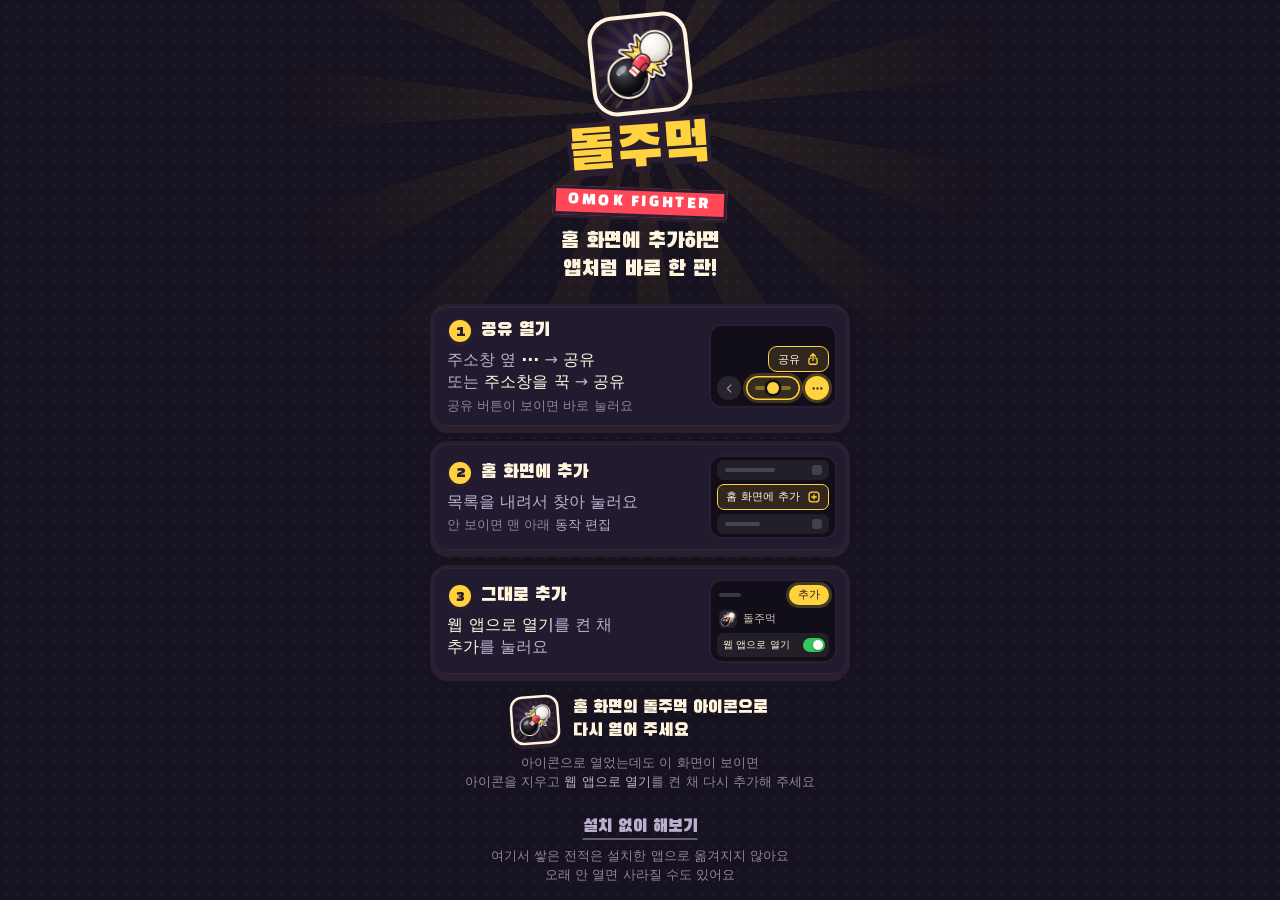
<file: tools/demo-gate.html>
<!doctype html>
<html lang="ko">
<head>
<meta charset="utf-8">
<meta name="viewport" content="width=device-width, initial-scale=1, viewport-fit=cover, maximum-scale=1, user-scalable=no">
<title>돌주먹 gate harness</title>
<meta name="theme-color" content="#17121F">
<meta name="color-scheme" content="dark">
<!--
  Mounts one gate screen with a faked environment so it can be looked at on a desktop or shot
  with tools/shot.mjs at phone size.
    ?mode=install
    ?mode=install&safari=27          (Safari major version: 26 = ··· button, 27 = hold the address bar;
                                      without it the version is read from the real user agent,
                                      and an unreadable one shows both ways)
    ?mode=install&browser=other      (iOS browser that is not Safari)
    &ingame=1                        (the guide as opened from the menu over the running app)
    ?mode=escape&app=kakaotalk       (line | instagram | threads | facebook | naver | daum | other)
    ?mode=notice&failed=1            (index.html's load watchdog notice; without failed = slow)
    ?mode=pill                       (Android install pill)
    ?mode=sw                         (register ../sw.js and list what it precached; this page
                                      registers directly, so it works on localhost too)
    &audit=1                         (print tap-target heights and overflow checks)
    &click=play|copy|open            (press that control once)
  Add &bare=1 to skip css/app.css and see the gate with its own fallbacks only.
  The automatic KakaoTalk / LINE hand-off is always off here.
-->
<style>
  html, body { margin: 0; background: #17121F; }
</style>
<link rel="stylesheet" href="../css/gate.css">
</head>
<body>
<div id="gateRoot"></div>
<script type="module">
  import { mountGate, mountInstallPill } from '../js/install.js';

  const q = new URLSearchParams(location.search);
  if (!q.has('bare')) {
    // Loaded before gate.css in the real page; order does not matter for these selectors.
    const link = document.createElement('link');
    link.rel = 'stylesheet';
    link.href = '../css/app.css';
    document.head.prepend(link);
  }

  const mode = q.get('mode') || 'install';
  const root = document.getElementById('gateRoot');
  const log = (msg) => {
    document.title = msg;
    document.body.insertAdjacentHTML('beforeend',
      `<p style="position:fixed;z-index:99;left:8px;top:8px;margin:0;font:12px monospace;color:#B6FF4D">${msg} · gateRoot children: ${root.childElementCount}</p>`);
  };

  if (mode === 'sw') {
    const out = document.createElement('pre');
    out.style.cssText = 'margin:0;padding:16px;color:#BBAFCF;font:12px/1.5 ui-monospace,monospace;white-space:pre-wrap';
    document.body.append(out);
    const say = (line) => { out.textContent += `${line}\n`; };
    try {
      const reg = await navigator.serviceWorker.register('../sw.js', { updateViaCache: 'none' });
      say(`registered, scope ${reg.scope}`);
      await navigator.serviceWorker.ready;
      say(`worker state: ${reg.active ? reg.active.state : 'not active'}`);
      for (const name of await caches.keys()) {
        const keys = await (await caches.open(name)).keys();
        say(`\n${name} (${keys.length})`);
        keys.forEach((k) => say(`  ${k.url.replace(location.origin, '')}`));
      }
      const hit = await caches.match(new URL('../?play=1', location.href).href, { ignoreSearch: true });
      say(`\n./?play=1 found in cache: ${Boolean(hit)}`);
      say('\nTo remove: DevTools → Application → Service workers → Unregister');
    } catch (err) {
      say(`FAILED: ${err && err.message}`);
    }
  } else if (mode === 'pill') {
    mountInstallPill(document.body);
    document.querySelector('.gate-pill').hidden = false;
  } else if (mode === 'notice') {
    // The same markup index.html's load watchdog writes.
    const failed = q.get('failed') === '1';
    const notice = document.createElement('section');
    notice.className = 'gate gate--notice';
    notice.setAttribute('role', 'alert');
    notice.innerHTML =
      '<div class="gate__inner"><header class="gate__head">' +
      `<p class="gate__headline">${failed ? '불러오지 못했어요' : '불러오는 중이에요'}</p>` +
      `<p class="gate__lead">${failed ? '연결을 확인하고<br>다시 시도해 주세요.' : '연결이 느린 것 같아요.<br>조금 더 기다리거나 다시 시도해 주세요.'}</p>` +
      '</header><button type="button" class="gate-btn gate-btn--primary">다시 시도</button></div>';
    root.append(notice);
  } else {
    const env = {
      standalone: false,
      ios: true,
      android: false,
      safari: mode === 'install' && q.get('browser') !== 'other',
      inApp: mode === 'escape' ? (q.get('app') || 'kakaotalk') : null,
    };
    const opts = { auto: false, inGame: q.get('ingame') === '1', onPlayHere: () => log('onPlayHere') };
    if (/^\d+$/.test(q.get('safari') || '')) {
      opts.ua = `Mozilla/5.0 (iPhone; CPU iPhone OS 18_7 like Mac OS X) AppleWebKit/605.1.15 (KHTML, like Gecko) Version/${q.get('safari')}.0 Mobile/15E148 Safari/604.1`;
    } else if (q.get('safari') === 'unknown') {
      opts.ua = 'Mozilla/5.0 (iPhone) AppleWebKit/605.1.15 Mobile/15E148 Safari/604.1';
    }
    mountGate(root, mode, env, opts);

    // ?click=play|copy|open presses that control once, to see what the handlers do.
    if (q.has('click')) {
      const el = root.querySelector(`[data-gate-act="${q.get('click')}"]`);
      if (el) {
        if (q.get('click') === 'open') el.addEventListener('click', (e) => { e.preventDefault(); log(`open → ${el.getAttribute('href')}`); });
        el.click();
      }
      await new Promise((r) => requestAnimationFrame(() => requestAnimationFrame(r)));
    }
  }

  // ?audit=1 prints the things a screenshot cannot prove: tap-target heights, clipped or
  // off-screen elements, and whether the screen has to scroll.
  if (q.has('audit')) {
    await document.fonts.ready;
    await new Promise((r) => setTimeout(r, 700));   // after the entrance animation
    const targets = [...root.querySelectorAll('a, button, input')];
    const short = targets.filter((el) => el.getBoundingClientRect().height < 44);
    const bad = [];
    for (const el of root.querySelectorAll('.gate *')) {
      if (el.closest('svg') || el.matches('.gate-copy__url')) continue;
      const r = el.getBoundingClientRect();
      if (r.width === 0 && r.height === 0) continue;
      // (.gate-art itself is skipped: the animated ring around the lit button is meant to be
      // cut off by the tile edge and would read as clipping.)
      const clipped = !el.matches('.gate-art') && el.scrollWidth > el.clientWidth + 1 && getComputedStyle(el).overflow !== 'visible';
      const outside = r.left < -0.5 || r.right > innerWidth + 0.5;
      // An illustration tile clips on purpose; its children must still fit inside it.
      const art = el.closest('.gate-art');
      const a = art && art !== el ? art.getBoundingClientRect() : null;
      const spills = a && (r.left < a.left - 0.5 || r.right > a.right + 0.5 || r.top < a.top - 0.5 || r.bottom > a.bottom + 0.5);
      if (clipped || outside || spills) bad.push(`${el.className || el.tagName}${clipped ? ' clipped' : ''}${outside ? ' outside' : ''}${spills ? ' spills' : ''}`);
    }
    const heights = targets.map((el) => `${el.tagName.toLowerCase()}:${Math.round(el.getBoundingClientRect().height)}`).join(' ');
    const lines = [
      `${innerWidth}x${innerHeight}  content ${root.scrollHeight}px ${root.scrollHeight > innerHeight ? '(scrolls)' : '(fits)'}`,
      `targets ${heights}  under 44: ${short.length}`,
      `overflow: ${bad.length ? bad.join(' | ') : 'none'}`,
    ];
    console.log(`[audit] ${lines.join(' / ')}`);
    const panel = document.createElement('pre');
    panel.textContent = lines.join('\n');
    panel.style.cssText = 'position:fixed;z-index:99;left:0;right:0;bottom:0;margin:0;padding:6px 8px;background:rgba(0,0,0,.85);color:#B6FF4D;font:10px/1.4 ui-monospace,monospace;white-space:pre-wrap';
    document.body.append(panel);
  }
</script>
</body>
</html>
</file>
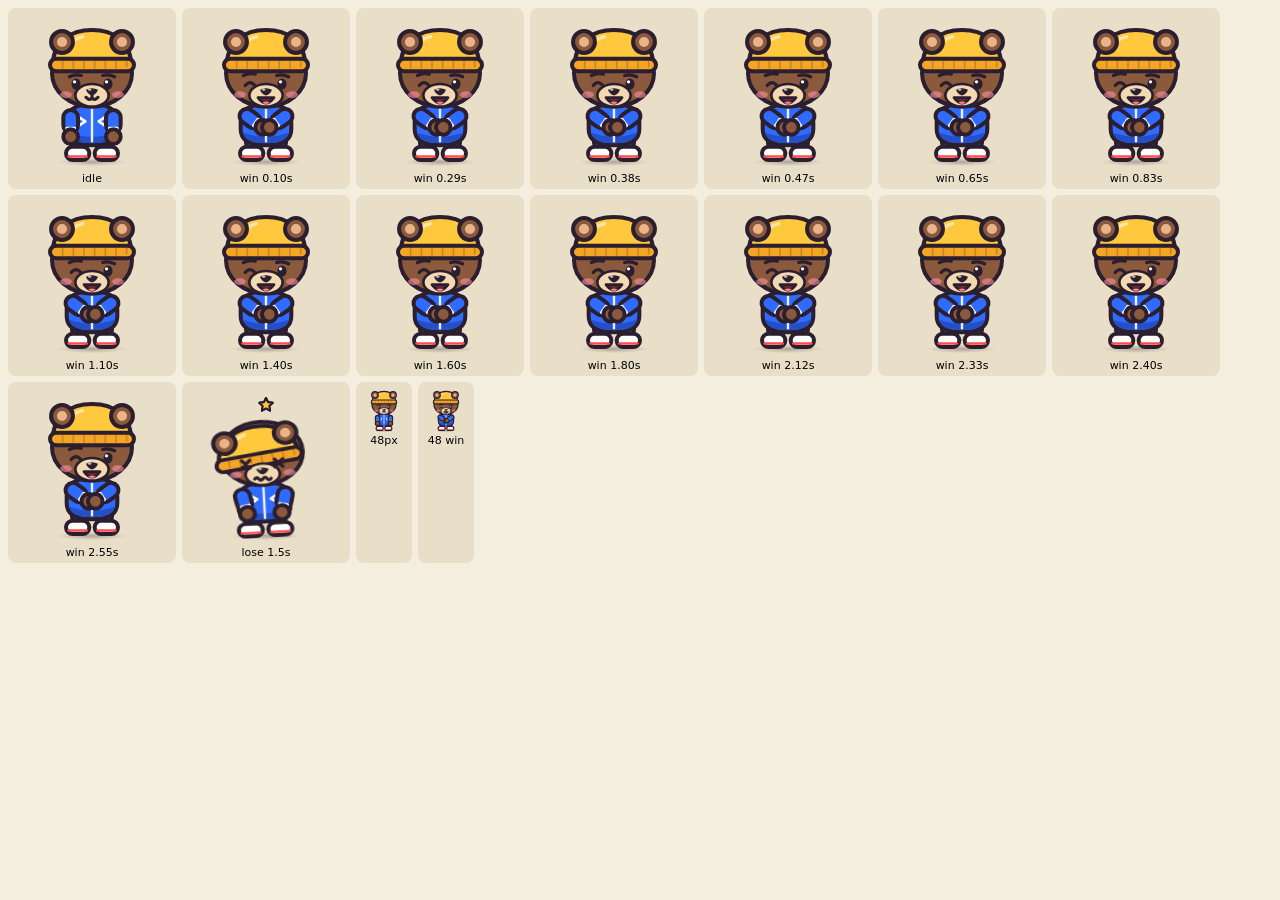
<file: docs/ref/bigom.html>
<!doctype html>
<html lang="ko">
<head>
<meta charset="utf-8">
<meta name="viewport" content="width=device-width,initial-scale=1">
<title>비곰 rig test</title>
<style>
/* ===================== shared fighter rig (css/fighters.css) ===================== */
:root { --ink: #2A1E2F; }
body { margin: 0; background: #F4EEDF; font-family: system-ui, -apple-system, "Apple SD Gothic Neo", sans-serif; }

.stage {
  position: relative;
  width: var(--size, 200px);
  aspect-ratio: 1;
  perspective: calc(var(--size, 200px) * 3);   /* for the headspin rotateY */
}
.stage > * { position: absolute; inset: 0; }
.stage .rig { transform-origin: 50% 52.5%; }     /* (60,63) in viewBox units */
.stage svg { width: 100%; height: 100%; overflow: visible; display: block; }
.stage .shadow {
  inset: auto; left: 28%; width: 44%; top: 91%; height: 5%;
  border-radius: 50%;
  background: radial-gradient(closest-side, rgba(42,30,47,.30), rgba(42,30,47,0));
}
.stage .flash {
  border-radius: 50%; opacity: 0; pointer-events: none;
  background: radial-gradient(closest-side, rgba(255,255,255,.95), rgba(255,246,200,.55) 45%, rgba(255,255,255,0));
}

/* outline + joint conventions */
.ch .o  { stroke: var(--ink); stroke-width: 3; stroke-linejoin: round; stroke-linecap: round; }
.ch .o2 { stroke: var(--ink); stroke-width: 2; stroke-linejoin: round; stroke-linecap: round; }
.ch .ln { fill: none; stroke: var(--ink); stroke-width: 2.4; stroke-linecap: round; stroke-linejoin: round; }
/* every animated part sits inside <g transform="translate(joint)">, so its local 0,0 IS the joint */
.ch .p, .fx .p { transform-box: view-box; transform-origin: 0 0; }
/* self-centred bits (blink) pivot on their own bbox */
.ch .eye { transform-box: fill-box; transform-origin: 50% 50%; }
.face-b, .face-c, .fx-spin, .fx-burst, .fx-sticker, .fx-dizzy { opacity: 0; }
.stage, .stage * { pointer-events: none; }
/* promote only the HTML layers, only while a one-shot state runs (JS clears data-state->idle-loop afterwards) */
.stage:is([data-state="win"], [data-state="lose"]) :is(.rig, .flash, .shadow) { will-change: transform, opacity; }

/* ===================== 비곰 palette (P1) + alt palette (P2 mirror match) ===================== */
.ch-bigom {
  --fur: #8B5A3C; --fur-in: #E9B48A; --muzzle: #F3D9B1;
  --suit: #2F6BFF; --suit-sh: #2350C8; --cuff: #FFFFFF;
  --hat: #FFC83D; --hat-band: #F5A524; --shoe: #FFFFFF; --sole: #FF4D4D;
  --cheek: #FF8FA3; --mouth: #6B2335; --tongue: #FF7A8A;
}
.alt .ch-bigom { --fur: #5E3B28; --suit: #FF4F8B; --suit-sh: #D93A72; --hat: #3FD9A8; --hat-band: #22B386; }
.fur { fill: var(--fur); } .fur-in { fill: var(--fur-in); } .muzzle { fill: var(--muzzle); }
.suit { fill: var(--suit); } .suit-sh { fill: var(--suit-sh); } .cuff { fill: var(--cuff); }
.hat { fill: var(--hat); } .hat-band { fill: var(--hat-band); } .shoe { fill: var(--shoe); }
.ink { fill: var(--ink); } .cheek { fill: var(--cheek); opacity: .6; }

/* ===================== idle: composited breathing only ===================== */
.stage[data-state="idle"] .rig { transform-origin: 50% 93%; animation: breathe 2.6s ease-in-out infinite; }
@keyframes breathe {
  0%, 100% { transform: scale(1, 1); }
  50%      { transform: scale(1.018, .982); }
}
/* JS adds .fidget for one short SVG-part flourish every 5-9 s (no endless SVG repaints) */
.stage.fidget .eye { animation: blink .35s ease-in-out 1; }
@keyframes blink { 0%, 100% { transform: scaleY(1); } 45% { transform: scaleY(.12); } }
.stage[data-char="bigom"].fidget .head { animation: bigom-nod .63s ease-in-out 2; }

/* ===================== my turn (0.6 s one-shot, then idle breathing) ===================== */
.stage[data-char="bigom"][data-state="turn"] .rig {
  transform-origin: 50% 93%;
  animation: bigom-turn .6s cubic-bezier(.3, 1.5, .6, 1) both, breathe 2.6s .6s ease-in-out infinite;
}
.stage[data-char="bigom"][data-state="turn"] .armL { animation: bigom-turn-armL .6s ease-out both; }
.stage[data-char="bigom"][data-state="turn"] .armR { animation: bigom-turn-armR .6s ease-out both; }
@keyframes bigom-turn {
  0%   { transform: translate(0%, 0%) rotate(0deg) scale(1, 1); }
  25%  { transform: translate(-3%, -5%) rotate(-5deg) scale(1, 1); }
  50%  { transform: translate(0%, 0%) rotate(0deg) scale(1.05, .95); }
  75%  { transform: translate(3%, -5%) rotate(5deg) scale(1, 1); }
  100% { transform: translate(0%, 0%) rotate(0deg) scale(1, 1); }
}
@keyframes bigom-turn-armL { 0%,100% { transform: rotate(0deg); } 25% { transform: rotate(-35deg); } 75% { transform: rotate(25deg); } }
@keyframes bigom-turn-armR { 0%,100% { transform: rotate(0deg); } 25% { transform: rotate(-25deg); } 75% { transform: rotate(35deg); } }

/* ===================== WIN: toprock > windmill > headspin > freeze > kip-up (2.4 s) + nod loop ===================== */
.stage[data-char="bigom"][data-state="win"] .rig    { animation: bigom-win 2.4s linear both, bigom-loop 1.26s 2.4s ease-in-out infinite; }
.stage[data-char="bigom"][data-state="win"] .legL   { animation: bigom-legL 2.4s ease-in-out both; }
.stage[data-char="bigom"][data-state="win"] .legR   { animation: bigom-legR 2.4s ease-in-out both; }
.stage[data-char="bigom"][data-state="win"] .armL   { animation: bigom-armL 2.4s ease-in-out both; }
.stage[data-char="bigom"][data-state="win"] .armR   { animation: bigom-armR 2.4s ease-in-out both; }
.stage[data-char="bigom"][data-state="win"] .head   { animation: bigom-head 2.4s ease-in-out both, bigom-nod 1.26s 2.4s ease-in-out infinite; }
.stage[data-char="bigom"][data-state="win"] .face-a { animation: show-until-65 2.4s step-end both; }
.stage[data-char="bigom"][data-state="win"] .face-b { animation: show-from-65 2.4s step-end both; }
.stage[data-char="bigom"][data-state="win"] .fx-spin   { animation: bigom-fx-spin 2.4s linear both; }
.stage[data-char="bigom"][data-state="win"] .fx-burst  { animation: bigom-fx-burst 2.4s ease-out both; }
.stage[data-char="bigom"][data-state="win"] .fx-sticker{ animation: bigom-fx-sticker 2.4s ease-out both; }
.stage[data-char="bigom"][data-state="win"] .flash     { animation: bigom-flash 2.4s ease-out both; }
.stage[data-char="bigom"][data-state="win"] .shadow    { animation: bigom-shadow 2.4s ease-in-out both; }

/* whole body = HTML wrapper = composited. Same function list in EVERY keyframe so 540deg/1080deg really spin. */
@keyframes bigom-win {
  0%     { transform: translate(0%, 0%)   rotate(0deg)   rotateY(0deg)    scale(1, 1); animation-timing-function: ease-out; }
  4.17%  { transform: translate(-3%, -4%) rotate(-6deg)  rotateY(0deg)    scale(1, 1); animation-timing-function: ease-in-out; } /* toprock */
  8%     { transform: translate(0%, 0%)   rotate(0deg)   rotateY(0deg)    scale(1.04, .96); }
  12%    { transform: translate(3%, -4%)  rotate(6deg)   rotateY(0deg)    scale(1, 1); animation-timing-function: ease-in; }
  16%    { transform: translate(0%, 8%)   rotate(0deg)   rotateY(0deg)    scale(1.1, .86); animation-timing-function: linear; } /* drop */
  19.67% { transform: translate(0%, 14%)  rotate(90deg)  rotateY(0deg)    scale(1, 1); animation-timing-function: linear; }     /* windmill x1.5 */
  23.33% { transform: translate(0%, 0%)   rotate(180deg) rotateY(0deg)    scale(1, 1); animation-timing-function: linear; }
  27%    { transform: translate(0%, 14%)  rotate(270deg) rotateY(0deg)    scale(1, 1); animation-timing-function: linear; }
  30.67% { transform: translate(0%, 8%)   rotate(360deg) rotateY(0deg)    scale(1.04, .9); animation-timing-function: linear; }
  34.33% { transform: translate(0%, 14%)  rotate(450deg) rotateY(0deg)    scale(1, 1); animation-timing-function: ease-out; }
  38%    { transform: translate(0%, 0%)   rotate(540deg) rotateY(0deg)    scale(1, 1); animation-timing-function: cubic-bezier(.5, 0, 1, 1); } /* headspin: accelerate... */
  65%    { transform: translate(0%, 0%)   rotate(540deg) rotateY(1080deg) scale(1, 1); animation-timing-function: ease-out; }  /* ...and LOCK */
  66.5%  { transform: translate(0%, 1%)   rotate(560deg) rotateY(1080deg) scale(1.06, .94); animation-timing-function: ease-in-out; }
  69%    { transform: translate(0%, 0%)   rotate(555deg) rotateY(1080deg) scale(1, 1); }
  83%    { transform: translate(0%, 0%)   rotate(555deg) rotateY(1080deg) scale(1, 1); animation-timing-function: ease-out; }  /* freeze hold */
  88%    { transform: translate(0%, -16%) rotate(640deg) rotateY(1080deg) scale(1, 1); animation-timing-function: ease-in; }  /* kip-up */
  93.5%  { transform: translate(0%, -3%)  rotate(720deg) rotateY(1080deg) scale(.95, 1.06); animation-timing-function: ease-out; }
  97%    { transform: translate(0%, 1.5%) rotate(720deg) rotateY(1080deg) scale(1.08, .92); animation-timing-function: ease-out; }
  100%   { transform: translate(0%, 0%)   rotate(720deg) rotateY(1080deg) scale(1, 1); }
}
/* 2 beats @ 95 BPM: bounce on the beat, arms stay crossed (held by fill-mode) */
@keyframes bigom-loop {
  0%, 50%, 100% { transform: translate(0%, 0%) rotate(0deg) rotateY(0deg) scale(1, 1); }
  12%, 62%      { transform: translate(0%, 1.6%) rotate(0deg) rotateY(0deg) scale(1.025, .97); }
}
@keyframes bigom-nod {
  0%, 50%, 100% { transform: translate(0px, 0px) rotate(0deg); }
  12%           { transform: translate(0px, 1.5px) rotate(4deg); }
  62%           { transform: translate(0px, 1.5px) rotate(-4deg); }
}
/* positive rotate swings a hanging limb toward screen-left */
@keyframes bigom-legL {
  0%, 8%, 100% { transform: rotate(0deg); }
  4.17%  { transform: rotate(-18deg); }
  12%    { transform: rotate(14deg); }
  16%    { transform: rotate(8deg); }
  19.67%, 65% { transform: rotate(52deg); }   /* V split through windmill + headspin */
  66.5%, 83%  { transform: rotate(72deg); }   /* freeze: leg kicked out */
  88%    { transform: rotate(-12deg); }
  93.5%  { transform: rotate(0deg); }
}
@keyframes bigom-legR {
  0%, 8%, 100% { transform: rotate(0deg); }
  4.17%  { transform: rotate(-10deg); }
  12%    { transform: rotate(18deg); }
  16%    { transform: rotate(-8deg); }
  19.67%, 65% { transform: rotate(-52deg); }
  66.5%, 83%  { transform: rotate(-128deg); } /* freeze: leg folded back */
  88%    { transform: rotate(12deg); }
  93.5%  { transform: rotate(0deg); }
}
@keyframes bigom-armL {
  0%     { transform: rotate(0deg); }
  4.17%  { transform: rotate(-35deg); }
  8%     { transform: rotate(15deg); }
  12%    { transform: rotate(-35deg); }
  16%    { transform: rotate(30deg); }
  19.67%, 38% { transform: rotate(105deg); }
  40%, 65%    { transform: rotate(85deg); }   /* hands-free headspin */
  66.5%, 83%  { transform: rotate(-55deg); }  /* arms crossed */
  88%    { transform: rotate(75deg); }
  93.5%  { transform: rotate(40deg); }
  97%, 100% { transform: rotate(-55deg); }
}
@keyframes bigom-armR {
  0%     { transform: rotate(0deg); }
  4.17%  { transform: rotate(35deg); }
  8%     { transform: rotate(-15deg); }
  12%    { transform: rotate(35deg); }
  16%    { transform: rotate(-30deg); }
  19.67%, 38% { transform: rotate(-105deg); }
  40%, 65%    { transform: rotate(-85deg); }
  66.5%, 83%  { transform: rotate(55deg); }
  88%    { transform: rotate(-75deg); }
  93.5%  { transform: rotate(-40deg); }
  97%, 100% { transform: rotate(55deg); }
}
@keyframes bigom-head {
  0%, 8%, 16%, 100% { transform: translate(0px, 0px) rotate(0deg); }
  4.17% { transform: translate(0px, 0px) rotate(-7deg); }
  12%   { transform: translate(0px, 0px) rotate(7deg); }
  66.5% { transform: translate(0px, 0px) rotate(-6deg); }
  69%, 83% { transform: translate(0px, 0px) rotate(-3deg); }
}
@keyframes show-until-65 { 0% { opacity: 1; } 65%, 100% { opacity: 0; } }
@keyframes show-from-65  { 0% { opacity: 0; } 65%, 100% { opacity: 1; } }
@keyframes bigom-fx-spin {
  0%, 38%  { opacity: 0; stroke-dashoffset: 0; }
  40%      { opacity: 1; }
  64%      { opacity: 1; }
  65%, 100%{ opacity: 0; stroke-dashoffset: -420; }
}
@keyframes bigom-fx-burst {
  0%, 64.9% { opacity: 0; transform: scale(.55); }
  65%       { opacity: 1; transform: scale(.7); }
  74%       { opacity: 0; transform: scale(1.25); }
  100%      { opacity: 0; transform: scale(1.25); }
}
@keyframes bigom-fx-sticker {
  0%, 64.9% { opacity: 0; transform: scale(0) rotate(-24deg); }
  67.5%     { opacity: 1; transform: scale(1.25) rotate(-6deg); animation-timing-function: ease-in-out; }
  70%, 82%  { opacity: 1; transform: scale(1) rotate(-10deg); }
  86%, 100% { opacity: 0; transform: scale(.4) rotate(-10deg); }
}
@keyframes bigom-flash {
  0%, 64.9% { opacity: 0; transform: scale(.4); }
  65.5%     { opacity: .95; transform: scale(.9); }
  72%, 100% { opacity: 0; transform: scale(1.3); }
}
@keyframes bigom-shadow {
  0%, 100%   { transform: scale(1, 1); opacity: 1; }
  16%        { transform: scale(1.15, 1); opacity: 1; }
  19.67%, 34.33% { transform: scale(1.45, 1.1); opacity: .9; }
  38%, 65%   { transform: scale(.75, .9); opacity: 1; }
  88%        { transform: scale(.55, .7); opacity: .5; }
  97%        { transform: scale(1.15, 1); opacity: 1; }
}

/* ===================== LOSE: beanie slips over the eyes, slump, dizzy stars ===================== */
.stage[data-char="bigom"][data-state="lose"] .rig { transform-origin: 50% 93%; animation: bigom-lose 1s ease-out both, sway 2.4s 1s ease-in-out infinite; }
.stage[data-char="bigom"][data-state="lose"] .beanie { animation: bigom-hat-slip .5s .25s cubic-bezier(.5, 1.6, .6, 1) both; }
.stage[data-char="bigom"][data-state="lose"] .armL { animation: droop-L .6s ease-out both; }
.stage[data-char="bigom"][data-state="lose"] .armR { animation: droop-R .6s ease-out both; }
.stage[data-char="bigom"][data-state="lose"] .face-a { opacity: 0; }
.stage[data-char="bigom"][data-state="lose"] .face-c { opacity: 1; }
.stage[data-state="lose"] .fx-dizzy { opacity: 1; }
.stage[data-state="lose"] .fx-dizzy .star { animation: orbit 1.2s linear infinite; }
.stage[data-state="lose"] .fx-dizzy .star:nth-child(2) { animation-delay: -.4s; }
.stage[data-state="lose"] .fx-dizzy .star:nth-child(3) { animation-delay: -.8s; }
@keyframes bigom-lose {
  0%   { transform: translate(0%, 0%) rotate(0deg) scale(1, 1); }
  20%  { transform: translate(0%, -3%) rotate(0deg) scale(.96, 1.05); }
  55%  { transform: translate(0%, 2%) rotate(-4deg) scale(1.06, .9); }
  100% { transform: translate(0%, 1%) rotate(-3deg) scale(1.03, .95); }
}
@keyframes sway {
  0%, 100% { transform: translate(0%, 1%) rotate(-3deg) scale(1.03, .95); }
  50%      { transform: translate(0%, 1%) rotate(3deg) scale(1.03, .95); }
}
@keyframes bigom-hat-slip { from { transform: translate(0px, 0px) rotate(0deg); } to { transform: translate(-2px, 11px) rotate(-8deg); } }
@keyframes droop-L { to { transform: rotate(-12deg); } }
@keyframes droop-R { to { transform: rotate(12deg); } }
/* shared dizzy orbit: an ellipse traced with translate only, so the stars are never squashed */
@keyframes orbit {
  0%    { transform: translate(0px, 6px)    scale(1); }
  12.5% { transform: translate(-15px, 4px)  scale(.95); }
  25%   { transform: translate(-21px, 0px)  scale(.85); }
  37.5% { transform: translate(-15px, -4px) scale(.7); }
  50%   { transform: translate(0px, -6px)   scale(.6); }
  62.5% { transform: translate(15px, -4px)  scale(.7); }
  75%   { transform: translate(21px, 0px)   scale(.85); }
  87.5% { transform: translate(15px, 4px)   scale(.95); }
  100%  { transform: translate(0px, 6px)    scale(1); }
}

/* ===================== reduced motion: one source of truth on <html data-motion> ===================== */
[data-motion="reduce"] .stage *, [data-motion="reduce"] .stage { animation: none !important; }
[data-motion="reduce"] .stage[data-state="win"] .face-a { opacity: 0; }
[data-motion="reduce"] .stage[data-state="win"] .face-b { opacity: 1; }
[data-motion="reduce"] .stage[data-char="bigom"][data-state="win"] .armL { transform: rotate(-55deg); }
[data-motion="reduce"] .stage[data-char="bigom"][data-state="win"] .armR { transform: rotate(55deg); }
[data-motion="reduce"] .stage[data-state="win"] .fx-sticker { opacity: 1; transform: rotate(-10deg); animation: rm-fade .4s ease-out both !important; }
[data-motion="reduce"] .stage[data-state="lose"] .fx-dizzy { opacity: 0; }
[data-motion="reduce"] .stage[data-char="bigom"][data-state="lose"] .beanie { transform: translate(-2px, 11px) rotate(-8deg); }
@keyframes rm-fade { from { opacity: 0; } to { opacity: 1; } }
</style>
</head>
<body>

<template id="tpl-bigom">
<div class="stage" data-char="bigom" data-state="idle">
  <div class="shadow"></div>
  <div class="flash"></div>
  <div class="rig">
    <svg class="ch ch-bigom" viewBox="0 0 120 120" role="img" aria-label="비곰">
      <!-- legs: behind the torso. joint = hip -->
      <g transform="translate(51 92)"><g class="p legL"><g transform="translate(-51 -92)">
        <rect class="o suit" x="45" y="89" width="12" height="15" rx="6"/>
        <rect class="o shoe" x="40.5" y="101" width="17.5" height="10" rx="5"/>
        <path d="M42.5 108.4H56" stroke="var(--sole)" stroke-width="2" stroke-linecap="round"/>
      </g></g></g>
      <g transform="translate(69 92)"><g class="p legR"><g transform="translate(-69 -92)">
        <rect class="o suit" x="63" y="89" width="12" height="15" rx="6"/>
        <rect class="o shoe" x="62" y="101" width="17.5" height="10" rx="5"/>
        <path d="M64 108.4H77.5" stroke="var(--sole)" stroke-width="2" stroke-linecap="round"/>
      </g></g></g>

      <!-- torso (static; whole-body motion lives on the HTML wrapper) -->
      <g class="body">
        <path class="o suit" d="M41 83Q41 69 60 69Q79 69 79 83V88Q79 100 60 100Q41 100 41 88Z"/>
        <path class="suit-sh" d="M43 90.5Q60 96.5 77 90.5Q76 98.3 60 98.3Q44 98.3 43 90.5Z"/>
        <path d="M60 72.5V97" stroke="#fff" stroke-width="1.8" stroke-linecap="round" opacity=".9"/>
        <path d="M50.5 79l4.5 3-4.5 3M69.5 79l-4.5 3 4.5 3" fill="none" stroke="#fff" stroke-width="2" stroke-linecap="round" stroke-linejoin="round"/>
      </g>

      <!-- arms: joint = shoulder. armR is drawn last so crossed arms overlap correctly -->
      <g transform="translate(44 77)"><g class="p armL"><g transform="translate(-44 -77)">
        <rect class="o suit" x="38.5" y="73.5" width="11" height="17" rx="5.5"/>
        <rect class="cuff" x="40" y="86" width="8" height="3.2" rx="1"/>
        <circle class="o fur" cx="44" cy="93.5" r="5.5"/>
      </g></g></g>
      <g transform="translate(76 77)"><g class="p armR"><g transform="translate(-76 -77)">
        <rect class="o suit" x="70.5" y="73.5" width="11" height="17" rx="5.5"/>
        <rect class="cuff" x="72" y="86" width="8" height="3.2" rx="1"/>
        <circle class="o fur" cx="76" cy="93.5" r="5.5"/>
      </g></g></g>

      <!-- head: joint = neck -->
      <g transform="translate(60 70)"><g class="p head"><g transform="translate(-60 -70)">
        <ellipse class="o fur" cx="60" cy="46" rx="30" ry="25"/>
        <g transform="translate(60 40)"><g class="p beanie"><g transform="translate(-60 -40)">
          <path class="o hat" d="M30.5 41C30.5 22 44 13.5 60 13.5S89.5 22 89.5 41Z"/>
          <path d="M40 27Q45 20.5 53 18.5" fill="none" stroke="#fff" stroke-width="2.6" stroke-linecap="round" opacity=".55"/>
          <rect class="o hat-band" x="28.5" y="35" width="63" height="9.5" rx="4.75"/>
          <path d="M38 37v5M46 37v5M54 37v5M62 37v5M70 37v5M78 37v5M86 37v4" stroke="var(--ink)" stroke-width="1.3" stroke-linecap="round" opacity=".22"/>
          <!-- ears poke through holes in the beanie -->
          <circle class="o fur" cx="37.5" cy="22.5" r="8.2"/><circle class="fur-in" cx="37.5" cy="22.5" r="3.8"/>
          <circle class="o fur" cx="82.5" cy="22.5" r="8.2"/><circle class="fur-in" cx="82.5" cy="22.5" r="3.8"/>
        </g></g></g>
        <ellipse class="cheek" cx="40.5" cy="62" rx="4.4" ry="2.6"/>
        <ellipse class="cheek" cx="79.5" cy="62" rx="4.4" ry="2.6"/>
        <ellipse class="o2 muzzle" cx="60" cy="62.5" rx="12.5" ry="8.5"/>
        <path class="ink" d="M55.5 58.4Q60 56 64.5 58.4Q63.2 62 60 62.6Q56.8 62 55.5 58.4Z"/>
        <ellipse cx="58.3" cy="58.3" rx="1.4" ry=".8" fill="#fff" opacity=".7"/>
        <!-- face A: idle / fighting -->
        <g class="face-a">
          <path class="ln" d="M43 48.6Q47.5 46.4 52 47.6M77 48.6Q72.5 46.4 68 47.6"/>
          <ellipse class="eye ink" cx="48" cy="54" rx="3.4" ry="4.2"/>
          <ellipse class="eye ink" cx="72" cy="54" rx="3.4" ry="4.2"/>
          <circle cx="46.9" cy="52.4" r="1.25" fill="#fff"/><circle cx="70.9" cy="52.4" r="1.25" fill="#fff"/>
          <path class="ln" d="M60 62.6V64.6M55.5 64Q57.8 66.8 60 64.6Q62.2 66.8 64.5 64" stroke-width="2"/>
        </g>
        <!-- face B: victory (wink + grin) -->
        <g class="face-b">
          <path class="ln" d="M43 47.6Q47.5 45.4 52 46.6M77 48.6Q72.5 46.4 68 47.6"/>
          <path class="ln" d="M44.4 55.2Q48 50.6 51.6 55.2" stroke-width="2.8"/>
          <ellipse class="ink" cx="72" cy="54" rx="3.4" ry="4.2"/><circle cx="70.9" cy="52.4" r="1.25" fill="#fff"/>
          <path d="M54 64.2Q60 72.4 66 64.2Z" fill="var(--mouth)" stroke="var(--ink)" stroke-width="2" stroke-linejoin="round"/>
          <path d="M57.2 67.8Q60 70.2 62.8 67.8Q60 66.6 57.2 67.8Z" fill="var(--tongue)"/>
        </g>
        <!-- face C: lose (X eyes, wobbly mouth) -->
        <g class="face-c">
          <path class="ln" d="M45 51l6 6M51 51l-6 6M69 51l6 6M75 51l-6 6"/>
          <path class="ln" d="M54 66q1.5-2 3 0t3 0 3 0 3 0" stroke-width="2"/>
        </g>
      </g></g></g>
    </svg>
  </div>

  <!-- effects: NOT inside the rig, so they don't spin with the body -->
  <svg class="fx" viewBox="0 0 120 120" aria-hidden="true">
    <g class="fx-spin" fill="none" stroke="#fff" stroke-width="2.6" stroke-linecap="round" stroke-dasharray="14 10">
      <ellipse cx="60" cy="72" rx="34" ry="7"/>
      <ellipse cx="60" cy="96" rx="26" ry="5.5" stroke="var(--ink)" stroke-width="2" opacity=".35"/>
      <ellipse cx="60" cy="46" rx="24" ry="5" stroke-dasharray="8 12"/>
    </g>
    <g transform="translate(60 63)"><g class="p fx-burst"><g transform="translate(-60 -63)"
       stroke="#FFC83D" stroke-width="3.2" stroke-linecap="round">
      <path d="M60 9V19M60 107V117M6 63H16M104 63H114M22 25l7 7M98 25l-7 7M22 101l7-7M98 101l-7-7"/>
    </g></g></g>
    <g transform="translate(94 22)"><g class="p fx-sticker">
      <rect x="-19" y="-10" width="38" height="20" rx="10" fill="#fff" stroke="var(--ink)" stroke-width="2.4"/>
      <text x="0" y="5" text-anchor="middle" font-size="13" font-weight="900" fill="#2F6BFF"
            font-family="system-ui,-apple-system,'Apple SD Gothic Neo',sans-serif">얼음!</text>
    </g></g>
    <g class="fx-dizzy" transform="translate(60 14)" fill="#FFC83D" stroke="var(--ink)" stroke-width="1.4" stroke-linejoin="round">
      <path class="star" d="M0-5l1.5 3.2 3.5.4-2.6 2.4.7 3.5L0 2.8l-3.1 1.7.7-3.5-2.6-2.4 3.5-.4Z"/>
      <path class="star" d="M0-5l1.5 3.2 3.5.4-2.6 2.4.7 3.5L0 2.8l-3.1 1.7.7-3.5-2.6-2.4 3.5-.4Z"/>
      <path class="star" d="M0-5l1.5 3.2 3.5.4-2.6 2.4.7 3.5L0 2.8l-3.1 1.7.7-3.5-2.6-2.4 3.5-.4Z"/>
    </g>
  </svg>
</div>
</template>

<div id="sheet" style="display:flex;flex-wrap:wrap;gap:6px;padding:8px"></div>
<script>
// test harness: render the win timeline frozen at several times (+ idle, lose, 48px)
const tpl = document.getElementById('tpl-bigom');
const sheet = document.getElementById('sheet');
function cell(state, t, size, label) {
  const box = document.createElement('div');
  box.style.cssText = 'display:flex;flex-direction:column;align-items:center;font:11px system-ui;background:#E9DFC8;border-radius:8px;padding:4px';
  const st = tpl.content.firstElementChild.cloneNode(true);
  st.style.setProperty('--size', size + 'px');
  st.dataset.state = state;
  box.append(st, Object.assign(document.createElement('div'), { textContent: label }));
  sheet.append(box);
  return [st, t];
}
const cells = [];
const q = new URLSearchParams(location.search);
if (q.has('alt')) document.body.classList.add('alt');
if (q.has('rm')) document.documentElement.dataset.motion = 'reduce';
cells.push(cell('idle', 0, 160, 'idle'));
for (const t of (q.get('t') || '0.10,0.29,0.38,0.47,0.65,0.83,1.10,1.40,1.60,1.80,2.12,2.33,2.40,2.55').split(',').map(Number)) cells.push(cell('win', t, 160, 'win ' + t.toFixed(2) + 's'));
cells.push(cell('lose', 1.5, 160, 'lose 1.5s'));
cells.push(cell('idle', 0, 48, '48px'));
cells.push(cell('win', 2.4, 48, '48 win'));
requestAnimationFrame(() => requestAnimationFrame(() => {
  for (const [st, t] of cells) for (const a of st.getAnimations({ subtree: true })) { a.pause(); a.currentTime = t * 1000; }
  document.title = 'ready';
}));
</script>
</body>
</html>
</file>
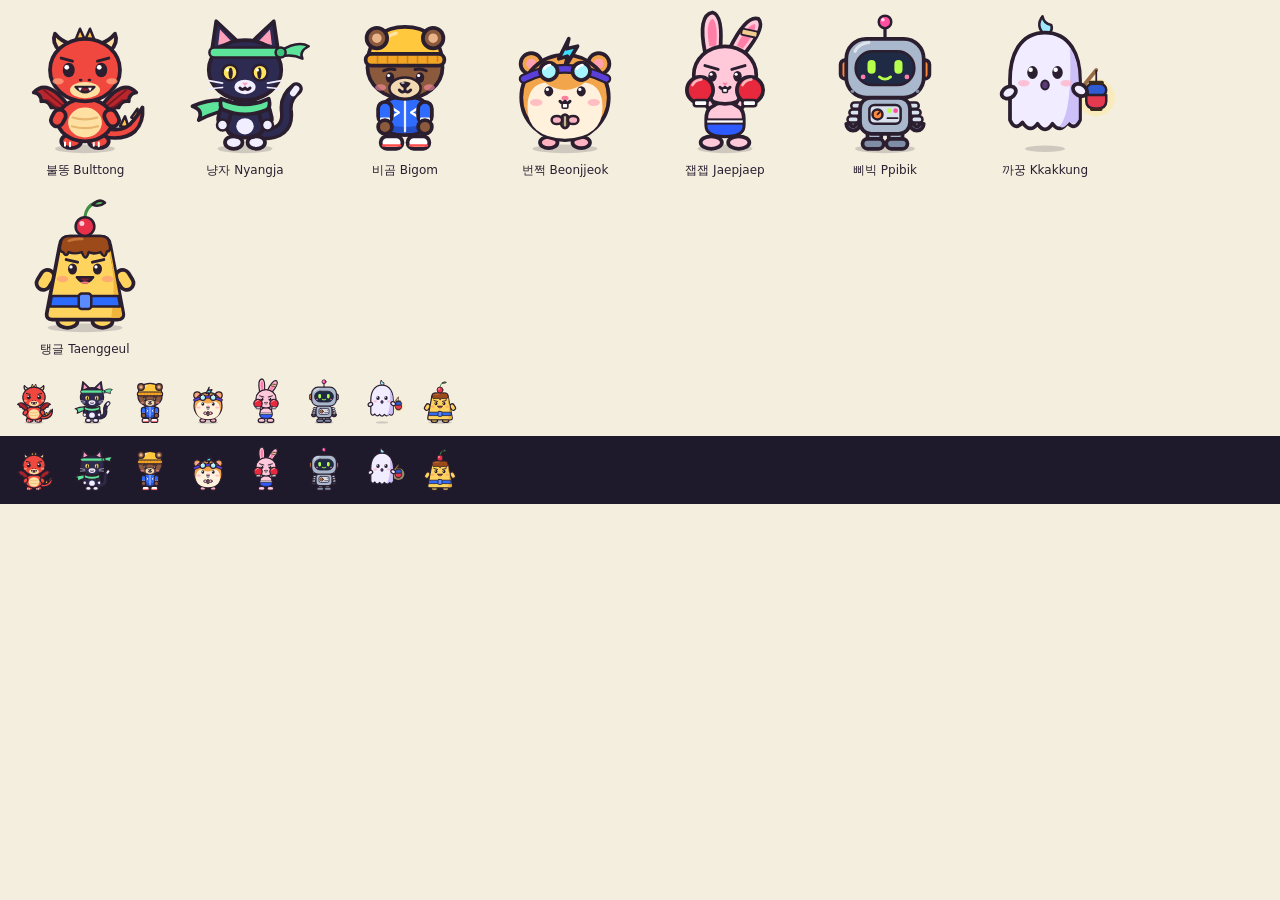
<file: docs/ref/lineup.html>
<!doctype html>
<html lang="ko"><head><meta charset="utf-8"><title>roster lineup draft</title>
<style>
:root{--ink:#2A1E2F}
body{margin:0;background:#F4EEDF;font:12px system-ui,-apple-system,"Apple SD Gothic Neo",sans-serif;color:#2A1E2F}
.row{display:flex;gap:10px;padding:10px;flex-wrap:wrap;align-items:flex-end}
.dark{background:#1E1A2B;color:#eee}
.cell{display:flex;flex-direction:column;align-items:center;gap:2px}
svg{display:block;overflow:visible}
.o{stroke:var(--ink);stroke-width:3;stroke-linejoin:round;stroke-linecap:round}
.o2{stroke:var(--ink);stroke-width:2;stroke-linejoin:round;stroke-linecap:round}
.ln{fill:none;stroke:var(--ink);stroke-width:2.4;stroke-linecap:round;stroke-linejoin:round}
.sh{fill:rgba(42,30,47,.18)}
</style></head><body>
<div id="defs" hidden>

<!-- 1 불똥 fire baby dragon -->
<svg data-name="불똥 Bulttong" viewBox="0 0 120 120">
 <ellipse class="sh" cx="60" cy="111" rx="24" ry="3.5"/>
 <g transform="translate(76 96)"><g class="p tail"><g transform="translate(-76 -96)">
  <path class="o2" fill="#FFC24A" d="M88 93L92 85L95 94Z"/><path class="o2" fill="#FFC24A" d="M97 86L102 79L103 89Z"/>
  <path class="o" fill="#F0483E" d="M70 92Q90 101 99 88Q103 83 106 78Q107 90 100 97Q90 106 68 100Z"/>
 </g></g></g>
 <g transform="translate(46 78)"><g class="p wingL"><g transform="translate(-46 -78)">
  <path class="o" fill="#B8262E" d="M47 77Q30 54 19 66Q25 67 25 73Q31 72 33 78Q39 77 44 84Z"/>
  <path d="M44 78L27 64M40 80L30 72" stroke="#7E1820" stroke-width="1.4" stroke-linecap="round"/></g></g></g>
 <g transform="translate(74 78)"><g class="p wingR"><g transform="translate(-74 -78)">
  <path class="o" fill="#B8262E" d="M73 77Q90 54 101 66Q95 67 95 73Q89 72 87 78Q81 77 76 84Z"/>
  <path d="M76 78L93 64M80 80L90 72" stroke="#7E1820" stroke-width="1.4" stroke-linecap="round"/></g></g></g>
 <ellipse class="o" fill="#F0483E" cx="49" cy="105" rx="8" ry="5.5"/>
 <ellipse class="o" fill="#F0483E" cx="71" cy="105" rx="8" ry="5.5"/>
 <path d="M44 108.5v-2.5M48 109v-3M67 106v2.5M71 106v3" stroke="#fff" stroke-width="1.6" stroke-linecap="round"/>
 <ellipse class="o" fill="#F0483E" cx="60" cy="88" rx="22" ry="17"/>
 <ellipse fill="#FFE0A3" cx="60" cy="90" rx="13.5" ry="12"/>
 <path d="M50 86Q60 89 70 86M49.5 93Q60 96 70.5 93" fill="none" stroke="#E8B66E" stroke-width="1.6" stroke-linecap="round"/>
 <rect class="o" fill="#F0483E" x="36" y="80" width="10" height="14" rx="5" transform="rotate(28 41 82)"/>
 <rect class="o" fill="#F0483E" x="74" y="80" width="10" height="14" rx="5" transform="rotate(-28 79 82)"/>
 <path class="o2" fill="#FFC24A" d="M52 25L56 15L60 24L64 15L68 25Z"/>
 <path class="o" fill="#FFE0A3" d="M40 33Q33 26 36 19Q41 25 48 27Z"/>
 <path class="o" fill="#FFE0A3" d="M80 33Q87 26 84 19Q79 25 72 27Z"/>
 <ellipse class="o" fill="#F0483E" cx="60" cy="48" rx="28" ry="25"/>
 <ellipse fill="#FFE0A3" cx="60" cy="64" rx="12" ry="6.5"/>
 <ellipse fill="var(--ink)" cx="56.5" cy="56" rx="1.5" ry="1.1"/><ellipse fill="var(--ink)" cx="63.5" cy="56" rx="1.5" ry="1.1"/>
 <path class="ln" d="M41 38.5l9 2.4M79 38.5l-9 2.4"/>
 <ellipse fill="var(--ink)" cx="47" cy="48" rx="4.8" ry="5.8"/><ellipse fill="var(--ink)" cx="73" cy="48" rx="4.8" ry="5.8"/>
 <circle fill="#fff" cx="45.4" cy="45.8" r="1.9"/><circle fill="#fff" cx="71.4" cy="45.8" r="1.9"/>
 <ellipse fill="#FF9F7A" opacity=".8" cx="38.5" cy="57" rx="4.4" ry="2.5"/><ellipse fill="#FF9F7A" opacity=".8" cx="81.5" cy="57" rx="4.4" ry="2.5"/>
 <path d="M52.5 61.5Q60 70 67.5 61.5Z" fill="#7A2335" stroke="var(--ink)" stroke-width="2" stroke-linejoin="round"/>
 <path d="M54.5 62.1l1.5 2.8 1.5-2.8ZM62.5 62.1l1.5 2.8 1.5-2.8Z" fill="#fff"/>
</svg>

<!-- 2 냥자 ninja cat -->
<svg data-name="냥자 Nyangja" viewBox="0 0 120 120">
 <ellipse class="sh" cx="60" cy="111" rx="22" ry="3.5"/>
 <g transform="translate(74 98)"><g class="p tail"><g transform="translate(-74 -98)">
  <path d="M70 99Q96 101 93 80Q92 70 101 63" fill="none" stroke="var(--ink)" stroke-width="10.5" stroke-linecap="round"/>
  <path d="M70 99Q96 101 93 80Q92 70 101 63" fill="none" stroke="#2D2B52" stroke-width="5" stroke-linecap="round"/>
  <path d="M98.5 66.5L101 63" stroke="#F1EEFF" stroke-width="5" stroke-linecap="round"/>
 </g></g></g>
 <g transform="translate(46 74)"><g class="p scarf"><g transform="translate(-46 -74)">
  <path class="o" fill="#5EE39B" d="M48 73Q34 70 18 77Q27 80 23 88Q37 81 48 80Z"/></g></g></g>
 <ellipse class="o" fill="#F1EEFF" cx="51" cy="106" rx="7" ry="5"/><ellipse class="o" fill="#F1EEFF" cx="69" cy="106" rx="7" ry="5"/>
 <path class="o" fill="#2D2B52" d="M45 85Q45 72 60 72Q75 72 75 85V92Q75 102 60 102Q45 102 45 92Z"/>
 <ellipse fill="#F1EEFF" cx="60" cy="93" rx="7" ry="6.5"/>
 <rect class="o" fill="#2D2B52" x="41" y="76" width="9" height="16" rx="4.5" transform="rotate(14 45 77)"/>
 <rect class="o" fill="#2D2B52" x="70" y="76" width="9" height="16" rx="4.5" transform="rotate(-14 75 77)"/>
 <circle class="o2" fill="#F1EEFF" cx="42" cy="92" r="4.4"/><circle class="o2" fill="#F1EEFF" cx="78" cy="92" r="4.4"/>
 <path class="o" fill="#5EE39B" d="M41 71Q60 80 79 71Q81 78 77 80Q60 87 43 80Q39 78 41 71Z"/>
 <path class="o" fill="#2D2B52" d="M33 36L37 9L55 26Z"/><path fill="#FF9FB8" d="M38.5 28L40 15.5L49 25Z"/>
 <path class="o" fill="#2D2B52" d="M87 36L83 9L65 26Z"/><path fill="#FF9FB8" d="M81.5 28L80 15.5L71 25Z"/>
 <ellipse class="o" fill="#2D2B52" cx="60" cy="48" rx="29" ry="24"/>
 <rect class="o2" fill="#5EE39B" x="31.5" y="30" width="57" height="8" rx="4"/>
 <path class="o2" fill="#5EE39B" d="M88 33Q102 24 111 29Q103 33 106 39Q98 35 89 37Z"/>
 <circle class="o2" fill="#3CC47D" cx="88.5" cy="34" r="4"/>
 <ellipse class="o2" fill="#FFE45E" cx="48" cy="50" rx="6" ry="6.3"/><ellipse class="o2" fill="#FFE45E" cx="72" cy="50" rx="6" ry="6.3"/>
 <ellipse fill="var(--ink)" cx="48.5" cy="50.5" rx="1.7" ry="4.6"/><ellipse fill="var(--ink)" cx="71.5" cy="50.5" rx="1.7" ry="4.6"/>
 <circle fill="#fff" cx="46" cy="48" r="1.2"/><circle fill="#fff" cx="70" cy="48" r="1.2"/>
 <ellipse fill="#F1EEFF" cx="60" cy="61.5" rx="8.5" ry="5.8"/>
 <path fill="#FF9FB8" d="M57.6 58.2H62.4L60 60.8Z"/>
 <path class="ln" d="M56 62.4Q58 64.8 60 62.4Q62 64.8 64 62.4" stroke-width="1.8"/>
 <path d="M42 58.5L31 56.5M42 62L31 63M78 58.5L89 56.5M78 62L89 63" stroke="#F1EEFF" stroke-width="1.4" stroke-linecap="round"/>
</svg>

<!-- 3 비곰 placeholder: injected from bigom.html at runtime -->
<svg data-name="비곰 Bigom" data-from="bigom" viewBox="0 0 120 120"></svg>

<!-- 4 번쩍 dynamo hamster -->
<svg data-name="번쩍 Beonjjeok" viewBox="0 0 120 120">
 <ellipse class="sh" cx="60" cy="111" rx="26" ry="3.5"/>
 <circle class="o" fill="#F2A54A" cx="33" cy="43" r="8.5"/><circle fill="#FF9FB0" cx="33" cy="43" r="4"/>
 <circle class="o" fill="#F2A54A" cx="87" cy="43" r="8.5"/><circle fill="#FF9FB0" cx="87" cy="43" r="4"/>
 <ellipse class="o" fill="#FFB3C1" cx="47" cy="106" rx="7" ry="4.5"/><ellipse class="o" fill="#FFB3C1" cx="73" cy="106" rx="7" ry="4.5"/>
 <ellipse class="o" fill="#F2A54A" cx="60" cy="70" rx="35" ry="34"/>
 <path fill="#FFF1DC" d="M30 78Q30 60 44 58Q52 64 60 64Q68 64 76 58Q90 60 90 78Q90 102 60 103Q30 102 30 78Z"/>
 <path class="o" fill="#3CE0FF" d="M55 39L63 23L61 31L70 29L60 46L62 37Z" stroke-width="2.4"/>
 <path d="M27 55Q60 39 93 55" fill="none" stroke="var(--ink)" stroke-width="8" stroke-linecap="round"/>
 <path d="M27 55Q60 39 93 55" fill="none" stroke="#5B3FD9" stroke-width="4.5" stroke-linecap="round"/>
 <circle class="o" fill="#A6F4FF" cx="47" cy="49" r="7"/><circle class="o" fill="#A6F4FF" cx="73" cy="49" r="7"/>
 <path d="M43.5 47Q45 44.5 48 44" fill="none" stroke="#fff" stroke-width="2" stroke-linecap="round"/>
 <path d="M69.5 47Q71 44.5 74 44" fill="none" stroke="#fff" stroke-width="2" stroke-linecap="round"/>
 <ellipse fill="var(--ink)" cx="47" cy="65" rx="3.6" ry="4.1"/><ellipse fill="var(--ink)" cx="73" cy="65" rx="3.6" ry="4.1"/>
 <circle fill="#fff" cx="45.9" cy="63.5" r="1.3"/><circle fill="#fff" cx="71.9" cy="63.5" r="1.3"/>
 <ellipse fill="#FF9FB0" opacity=".6" cx="37" cy="74" rx="5" ry="2.8"/><ellipse fill="#FF9FB0" opacity=".6" cx="83" cy="74" rx="5" ry="2.8"/>
 <ellipse fill="#FF7FA0" cx="60" cy="70.5" rx="2.8" ry="1.9"/>
 <path class="ln" d="M56 73Q58 75.6 60 73Q62 75.6 64 73" stroke-width="1.8"/>
 <rect x="57.7" y="74.6" width="4.6" height="4" rx="1" fill="#fff" stroke="var(--ink)" stroke-width="1.3"/>
 <ellipse class="o2" fill="#4A3B2C" cx="60" cy="89" rx="3.6" ry="5.5"/>
 <path d="M60 85v8" stroke="#E9DCC6" stroke-width="1.2"/>
 <ellipse class="o2" fill="#FFB3C1" cx="53.5" cy="88" rx="4.2" ry="3.3"/><ellipse class="o2" fill="#FFB3C1" cx="66.5" cy="88" rx="4.2" ry="3.3"/>
</svg>

<!-- 5 잽잽 boxer bunny -->
<svg data-name="잽잽 Jaepjaep" viewBox="0 0 120 120">
 <ellipse class="sh" cx="60" cy="111" rx="22" ry="3.5"/>
 <path class="o" fill="#FFC9DA" d="M44 34Q38 4 50 2Q59 4 56 34Z"/><path fill="#FF7FA8" d="M47.5 29Q44 10 50 7Q54.5 10 53 29Z"/>
 <g transform="rotate(32 70 32)">
  <path class="o" fill="#FFC9DA" d="M64 34Q61 4 71 2Q80 4 76 34Z"/><path fill="#FF7FA8" d="M67.5 29Q66 10 71 7Q75 10 73 29Z"/>
  <rect x="64.5" y="13" width="13" height="5" rx="1.5" fill="#F2CB8F" stroke="var(--ink)" stroke-width="1.5" transform="rotate(-20 71 15.5)"/>
 </g>
 <ellipse class="o" fill="#FFC9DA" cx="49" cy="106" rx="8.5" ry="5"/><ellipse class="o" fill="#FFC9DA" cx="71" cy="106" rx="8.5" ry="5"/>
 <path class="o" fill="#FFC9DA" d="M45 87Q45 74 60 74Q75 74 75 87V92Q75 101 60 101Q45 101 45 92Z"/>
 <path class="o2" fill="#2D5BFF" d="M45 89H75V93Q75 101 60 101Q45 101 45 93Z"/>
 <rect x="45" y="87.5" width="30" height="3.4" fill="#fff" stroke="var(--ink)" stroke-width="1.6"/>
 <ellipse class="o" fill="#FFC9DA" cx="60" cy="52" rx="25" ry="23"/>
 <path class="ln" d="M44 44.5L54.5 47.5M76 44.5L65.5 47.5"/>
 <ellipse fill="var(--ink)" cx="50" cy="53" rx="3.4" ry="4.3"/><ellipse fill="var(--ink)" cx="70" cy="53" rx="3.4" ry="4.3"/>
 <circle fill="#fff" cx="48.9" cy="51.4" r="1.25"/><circle fill="#fff" cx="68.9" cy="51.4" r="1.25"/>
 <ellipse fill="#FF8FB0" opacity=".7" cx="44" cy="61" rx="4.5" ry="2.6"/><ellipse fill="#FF8FB0" opacity=".7" cx="76" cy="61" rx="4.5" ry="2.6"/>
 <path fill="#FF7FA8" d="M57.6 58.2H62.4L60 60.8Z"/>
 <path class="ln" d="M56 61.8Q58 64.2 60 61.8Q62 64.2 64 61.8" stroke-width="1.8"/>
 <rect x="58" y="62.6" width="4" height="3.4" rx=".8" fill="#fff" stroke="var(--ink)" stroke-width="1.2"/>
 <path class="o" fill="#FFC9DA" d="M47 79L41 71L46 67L52 76Z"/><path class="o" fill="#FFC9DA" d="M73 79L79 71L74 67L68 76Z"/>
 <circle class="o" fill="#E8283C" cx="40" cy="64" r="10.5"/><circle class="o" fill="#E8283C" cx="80" cy="64" r="10.5"/>
 <path d="M34 60Q36 56 41 55.5M74 60Q76 56 81 55.5" fill="none" stroke="#fff" stroke-width="2.2" stroke-linecap="round" opacity=".65"/>
 <rect class="o2" fill="#fff" x="35" y="72" width="11" height="5" rx="2"/><rect class="o2" fill="#fff" x="74" y="72" width="11" height="5" rx="2"/>
</svg>

<!-- 6 삐빅 tin robot -->
<svg data-name="삐빅 Ppibik" viewBox="0 0 120 120">
 <ellipse class="sh" cx="60" cy="111" rx="24" ry="3.5"/>
 <rect class="o" fill="#A9B8CC" x="46" y="95" width="11" height="10" rx="3"/><rect class="o" fill="#A9B8CC" x="63" y="95" width="11" height="10" rx="3"/>
 <rect class="o" fill="#7F8EA6" x="42" y="103" width="17" height="8" rx="4"/><rect class="o" fill="#7F8EA6" x="61" y="103" width="17" height="8" rx="4"/>
 <g fill="#D8E1EC" class="o2"><rect x="33" y="74" width="9" height="5" rx="2.5"/><rect x="31.5" y="79.5" width="9" height="5" rx="2.5"/><rect x="30" y="85" width="9" height="5" rx="2.5"/>
 <rect x="78" y="74" width="9" height="5" rx="2.5"/><rect x="79.5" y="79.5" width="9" height="5" rx="2.5"/><rect x="81" y="85" width="9" height="5" rx="2.5"/></g>
 <path class="o" fill="#7F8EA6" d="M29 91a5.5 5.5 0 1 0 11 0h-3.4a2.1 2.1 0 1 1-4.2 0Z"/>
 <path class="o" fill="#7F8EA6" d="M80 91a5.5 5.5 0 1 0 11 0h-3.4a2.1 2.1 0 1 1-4.2 0Z"/>
 <rect class="o" fill="#A9B8CC" x="40" y="70" width="40" height="29" rx="9"/>
 <rect class="o2" fill="#D8E1EC" x="47.5" y="76" width="25" height="15" rx="4"/>
 <circle class="o2" fill="#FF8A3D" cx="54" cy="83.5" r="4"/><path d="M54 83.5l2-2" stroke="var(--ink)" stroke-width="1.4" stroke-linecap="round"/>
 <circle fill="#B6FF4D" cx="63.5" cy="80.5" r="1.9"/><circle fill="#FF4FA3" cx="68.5" cy="80.5" r="1.9"/>
 <path d="M62 86.5h8" stroke="var(--ink)" stroke-width="1.5" stroke-linecap="round"/>
 <path d="M60 24V13" stroke="var(--ink)" stroke-width="2.6" stroke-linecap="round"/>
 <circle class="o2" fill="#FF4FA3" cx="60" cy="9.5" r="5"/><circle fill="#fff" cx="58.3" cy="7.8" r="1.4" opacity=".8"/>
 <rect class="o" fill="#FF8A3D" x="24.5" y="40" width="7" height="15" rx="3.5"/><rect class="o" fill="#FF8A3D" x="88.5" y="40" width="7" height="15" rx="3.5"/>
 <rect class="o" fill="#A9B8CC" x="29" y="23" width="62" height="47" rx="16"/>
 <path d="M36 33Q39 27 47 26" fill="none" stroke="#fff" stroke-width="2.6" stroke-linecap="round" opacity=".6"/>
 <rect class="o2" fill="#1F2A44" x="36.5" y="33" width="47" height="27" rx="13.5"/>
 <rect fill="#B6FF4D" x="46" y="40" width="6.5" height="11" rx="3.25"/><rect fill="#B6FF4D" x="67.5" y="40" width="6.5" height="11" rx="3.25"/>
 <path d="M55.5 53.5Q60 57 64.5 53.5" fill="none" stroke="#B6FF4D" stroke-width="2.2" stroke-linecap="round"/>
 <circle fill="#FF7FB0" cx="42.5" cy="53.5" r="1.9"/><circle fill="#FF7FB0" cx="77.5" cy="53.5" r="1.9"/>
 <circle fill="#7F8EA6" cx="34" cy="65" r="1.4"/><circle fill="#7F8EA6" cx="86" cy="65" r="1.4"/>
</svg>

<!-- 7 까꿍 lantern ghost -->
<svg data-name="까꿍 Kkakkung" viewBox="0 0 120 120">
 <ellipse class="sh" cx="60" cy="111" rx="16" ry="2.6"/>
 <circle fill="#FFE9A3" opacity=".55" cx="101" cy="70" r="15"/>
 <path d="M88 64L101 48" stroke="#9A6A44" stroke-width="3" stroke-linecap="round"/>
 <path d="M101 48V58" stroke="var(--ink)" stroke-width="1.4"/>
 <rect class="o2" fill="#2F5BD3" x="93" y="59" width="16" height="10" rx="5"/>
 <path class="o2" fill="#E5394F" d="M93 68H109V73Q109 79 101 79Q93 79 93 73Z"/>
 <rect fill="#3A2A1E" x="95" y="56.5" width="12" height="3.2" rx="1.2"/><rect fill="#3A2A1E" x="96" y="78.2" width="10" height="2.6" rx="1.2"/>
 <path class="o2" fill="#9EE8FF" d="M60 20Q52 13 58 5Q59 11 65 12Q67 18 60 20Z"/>
 <path class="o" fill="#F1ECFF" d="M60 18C40 18 32 36 32 56V88Q36 97 42 90Q48 99 54 91Q60 100 66 91Q72 99 78 90Q84 97 88 88V56C88 36 80 18 60 18Z"/>
 <path fill="#CDBFF7" d="M80 30Q87 40 87 56V87.5Q84 93 79.5 89.5Q74 96 72 93Q82 80 80 30Z"/>
 <ellipse class="o" fill="#F1ECFF" cx="31" cy="66" rx="6" ry="4.5" transform="rotate(-30 31 66)"/>
 <ellipse class="o" fill="#F1ECFF" cx="88" cy="64" rx="6" ry="4.5" transform="rotate(30 88 64)"/>
 <ellipse fill="var(--ink)" cx="50" cy="50" rx="4.2" ry="5.2"/><ellipse fill="var(--ink)" cx="70" cy="50" rx="4.2" ry="5.2"/>
 <circle fill="#fff" cx="48.5" cy="47.8" r="1.8"/><circle fill="#fff" cx="68.5" cy="47.8" r="1.8"/>
 <ellipse fill="#FFB3C8" opacity=".75" cx="43" cy="58.5" rx="4.6" ry="2.6"/><ellipse fill="#FFB3C8" opacity=".75" cx="77" cy="58.5" rx="4.6" ry="2.6"/>
 <ellipse fill="#5A3A7A" stroke="var(--ink)" stroke-width="1.6" cx="60" cy="60" rx="3" ry="3.6"/>
</svg>

<!-- 8 탱글 pudding ssireum wrestler -->
<svg data-name="탱글 Taenggeul" viewBox="0 0 120 120">
 <ellipse class="sh" cx="60" cy="111" rx="30" ry="3.5"/>
 <ellipse class="o" fill="#FFD45E" cx="46" cy="106" rx="8" ry="5"/><ellipse class="o" fill="#FFD45E" cx="74" cy="106" rx="8" ry="5"/>
 <rect class="o" fill="#FFD45E" x="26" y="66" width="11" height="17" rx="5.5" transform="rotate(32 33 68)"/>
 <rect class="o" fill="#FFD45E" x="83" y="66" width="11" height="17" rx="5.5" transform="rotate(-32 87 68)"/>
 <path class="o" fill="#FFD45E" d="M29.5 99L40 44Q41 38 48 38H72Q79 38 80 44L90.5 99Q91.5 104.5 86 104.5H34Q28.5 104.5 29.5 99Z"/>
 <path fill="#F0B53A" d="M80 46L89.5 99Q90.5 103 86 103H81Q86 70 78 47Z"/>
 <path class="o2" fill="#9C4A1A" d="M40 46L41 41.5Q42 37.5 48 37.5H72Q78 37.5 79 41.5L80 46Q80.5 50 77.5 50Q76 57 72.5 50.5Q67 52.5 63 50.5Q60.5 59 57.5 50.5Q51 52.5 47 50.5Q45 55 42.5 50.5Q39.5 50.5 40 46Z"/>
 <path d="M47 41.5Q52 39.5 58 40" fill="none" stroke="#C9773A" stroke-width="2" stroke-linecap="round"/>
 <path d="M60 22Q61 14 68 11" fill="none" stroke="#3E8E41" stroke-width="2.4" stroke-linecap="round"/>
 <path class="o2" fill="#5CC15F" d="M66 12.5Q72 7 76 11Q71 15 66 12.5Z"/>
 <circle class="o2" fill="#E8304B" cx="60" cy="30" r="7.5"/><circle fill="#fff" opacity=".75" cx="57.5" cy="27.5" r="2"/>
 <path class="o2" fill="#2D6BFF" d="M33.4 85.5H86.6L88.1 94H31.9Z"/>
 <rect class="o2" fill="#5B8CFF" x="55" y="83.5" width="10" height="12.5" rx="2.5"/>
 <path class="ln" d="M45 56.5L54 58.5M75 56.5L66 58.5"/>
 <ellipse fill="var(--ink)" cx="50" cy="64" rx="3.6" ry="4.4"/><ellipse fill="var(--ink)" cx="70" cy="64" rx="3.6" ry="4.4"/>
 <circle fill="#fff" cx="48.8" cy="62.3" r="1.3"/><circle fill="#fff" cx="68.8" cy="62.3" r="1.3"/>
 <ellipse fill="#FF9F7A" opacity=".75" cx="42" cy="72" rx="4.6" ry="2.6"/><ellipse fill="#FF9F7A" opacity=".75" cx="78" cy="72" rx="4.6" ry="2.6"/>
 <path d="M53.5 70.5Q60 79 66.5 70.5Z" fill="#7A2335" stroke="var(--ink)" stroke-width="2" stroke-linejoin="round"/>
 <path d="M56.6 74.6Q60 77 63.4 74.6Q60 73.4 56.6 74.6Z" fill="#FF7A8A"/>
</svg>
</div>
<div class="row" id="big"></div>
<div class="row" id="small"></div>
<div class="row dark" id="smalld"></div>
<script>
(async () => {
  // pull the finished 비곰 art from the quality-bar file
  const html = await fetch('bigom.html').then(r => r.text()).catch(() => '');
  const doc = new DOMParser().parseFromString(html, 'text/html');
  const bear = doc.querySelector('#tpl-bigom')?.content.querySelector('svg.ch');
  const st = doc.querySelector('style');
  if (st) document.head.append(st);
  const svgs = [...document.querySelectorAll('#defs > svg')];
  for (const s of svgs) if (s.dataset.from && bear) { s.innerHTML = bear.innerHTML; s.classList.add('ch', 'ch-bigom'); }
  for (const [id, px, label] of [['big', 150, true], ['small', 48, false], ['smalld', 48, false]]) {
    for (const s of svgs) {
      const c = document.createElement('div'); c.className = 'cell';
      const k = s.cloneNode(true); k.setAttribute('width', px); k.setAttribute('height', px); k.removeAttribute('hidden');
      c.append(k); if (label) c.append(Object.assign(document.createElement('div'), { textContent: s.dataset.name }));
      document.getElementById(id).append(c);
    }
  }
  document.title = 'ready';
})();
</script>
</body></html>
</file>
<file: css/app.css>
/* 돌주먹 — app chrome: tokens, page shell, sticker components, title / menu / setup / select /
   VS / results / settings / records, toasts, sheets, rotate overlay.
   Look (SPEC §9): street-arcade × sticker — ink outlines (#2A1E2F), thick borders with a 4px ink
   drop "press" shadow, Black Han Sans display type. Only transform / opacity animate. */

/* ---------- font ---------- */
@font-face {
  font-family: 'BHS';
  src: url('../fonts/bhs.woff2') format('woff2');
  font-weight: 400;
  font-style: normal;
  font-display: swap;
}

/* ---------- tokens ---------- */
:root {
  --bg: #17121F; --bg2: #221A2E; --bg3: #2E2440; --ink: #2A1E2F; --line: #3B2F4F;
  --paper: #FFF4DE; --text: #FFF4DE; --dim: #BBAFCF;
  --p1: #FF4757; --p2: #2E9BFF; --gold: #FFD23F; --lime: #B6FF4D; --mint: #3FE0B5; --danger: #FF3B30;
  --p1-deep: #C42537; --p2-deep: #1764B8; --gold-deep: #D9A300;

  --font-display: 'BHS', 'Black Han Sans', -apple-system, 'Apple SD Gothic Neo', system-ui, sans-serif;
  --font-body: -apple-system, 'Apple SD Gothic Neo', system-ui, sans-serif;

  --sat: env(safe-area-inset-top, 0px);
  --sar: env(safe-area-inset-right, 0px);
  --sab: env(safe-area-inset-bottom, 0px);
  --sal: env(safe-area-inset-left, 0px);
  /* Installed app: 100vh (dvh / % leave a gap under the translucent status bar on a cold start). */
  --vh: 100vh;
  --app-w: min(100vw, 480px);

  --ease-out: cubic-bezier(.23, 1, .32, 1);
  --ease-back: cubic-bezier(.34, 1.56, .64, 1);
  --ease-slam: cubic-bezier(.2, .9, .3, 1.15);
  --r: 16px;
  --res-big: min(17vw, 70px);   /* the match-result headline (also bounds the particle clip) */
  --halftone: radial-gradient(rgba(255, 244, 222, .055) 1.1px, transparent 1.6px);
}
@supports (height: 100dvh) {
  @media not all and (display-mode: standalone) {
    :root:not([data-display='standalone']) { --vh: 100dvh; }
  }
}

/* ---------- page ---------- */
html, body {
  position: fixed; inset: 0; width: 100%; height: var(--vh);
  margin: 0; padding: 0;
  overflow: hidden; overflow: clip;
  background: var(--bg);
}
body {
  color: var(--text);
  font: 16px/1.45 var(--font-body);
  -webkit-text-size-adjust: 100%; text-size-adjust: 100%;
  -webkit-font-smoothing: antialiased;
  /* BHS has one weight: never fake-bold it (a synthetic bold closes its counters) */
  font-synthesis: none;
  word-break: keep-all; overflow-wrap: anywhere;
  touch-action: none;
  -webkit-user-select: none; user-select: none;
  -webkit-touch-callout: none;
  -webkit-tap-highlight-color: transparent;
  overscroll-behavior: none;
  background-image: var(--halftone);
  background-size: 12px 12px;
}
* { box-sizing: border-box; }
button { font: inherit; color: inherit; -webkit-tap-highlight-color: transparent; touch-action: manipulation; }
h1, h2, h3, p { margin: 0; font-weight: 400; }

#app {
  position: absolute; top: 0; bottom: 0; left: 0; right: 0;
  width: var(--app-w); margin: 0 auto;
  height: var(--vh);
  overflow: hidden; overflow: clip;
  isolation: isolate;
}
@media (min-width: 481px) {
  #app { box-shadow: 0 0 0 3px var(--ink), 0 0 60px rgba(0, 0, 0, .55); background: var(--bg); }
}

.scr {
  position: absolute; inset: 0;
  display: flex; flex-direction: column;
  padding: calc(var(--sat) + 10px) calc(var(--sar) + 16px) calc(var(--sab) + 14px) calc(var(--sal) + 16px);
  background-color: var(--bg);
  background-image: var(--halftone);
  background-size: 12px 12px;
  overflow: hidden;
}
.scr--in-fade { animation: scr-in .2s var(--ease-out) both; }
.scr--in-wipe { animation: scr-wipe .32s var(--ease-out) both; }
.scr--out { pointer-events: none; z-index: -1; }
/* ghost-tap guard (js/ui/router.js): .is-guarded marks a screen that still drops taps (in JS, so
   its controls keep their :active press) */
@keyframes scr-in { from { opacity: 0; transform: translateY(10px); } to { opacity: 1; transform: translateY(0); } }
@keyframes scr-wipe { from { transform: translateX(100%); } to { transform: translateX(0); } }
[data-motion="reduce"] .scr--in-fade, [data-motion="reduce"] .scr--in-wipe { animation: scr-fade .2s linear both; }
@keyframes scr-fade { from { opacity: 0; } to { opacity: 1; } }

/* ---------- display type ---------- */
.disp {
  font-family: var(--font-display);
  font-weight: 400;
  letter-spacing: .01em;
  line-height: 1;
}
/* sticker lettering: fill + ink stroke behind it + stacked ink extrude */
.sticker-text {
  font-family: var(--font-display);
  font-weight: 400;
  color: var(--gold);
  -webkit-text-stroke: .16em var(--ink);
  paint-order: stroke fill;
  text-shadow: 0 .05em 0 var(--ink), 0 .09em 0 var(--ink), .02em .12em 0 var(--ink);
  line-height: 1;
}

/* ---------- stones ---------- */
.stone {
  display: inline-block; width: 14px; height: 14px; border-radius: 50%;
  vertical-align: -2px; flex: none;
  border: 2px solid var(--ink);
}
.stone--b { background: #111014; box-shadow: inset 2px 2px 0 rgba(255, 255, 255, .22); border-color: #000; outline: 1.5px solid rgba(255, 244, 222, .55); outline-offset: 0; }
.stone--w { background: #F5F3EC; box-shadow: inset -2px -2px 0 rgba(0, 0, 0, .14); }

/* ---------- buttons ---------- */
.btn {
  -webkit-appearance: none; appearance: none;
  position: relative;
  display: flex; flex-direction: column; align-items: center; justify-content: center; gap: 2px;
  min-height: 52px; min-width: 44px;
  margin: 0; padding: 9px 18px 10px;
  border: 3px solid var(--ink); border-radius: var(--r);
  background: var(--paper); color: var(--ink);
  box-shadow: 0 4px 0 var(--ink);
  font-family: var(--font-display); font-size: 20px; line-height: 1.1;
  text-align: center;
  cursor: pointer;
  transform: translateY(0);
  transition: transform 90ms var(--ease-out), box-shadow 90ms var(--ease-out), opacity .2s;
}
.btn:active:not(:disabled) { transform: translateY(3px); box-shadow: 0 1px 0 var(--ink); }
.btn:disabled { opacity: .38; cursor: default; }
.btn:focus-visible { outline: 3px solid var(--lime); outline-offset: 3px; }
.btn__label { display: flex; align-items: center; gap: 6px; }
.btn__sub { font-family: var(--font-body); font-size: 14px; font-weight: 700; opacity: .78; letter-spacing: 0; }
.btn__icon { display: inline-flex; width: 26px; height: 26px; }
.btn__icon svg { width: 100%; height: 100%; fill: currentColor; }
.btn--row { flex-direction: row; gap: 10px; justify-content: flex-start; text-align: left; }
.btn--row .btn__labelwrap { display: flex; flex-direction: column; align-items: flex-start; }

.btn--gold { background: var(--gold); }
.btn--lime { background: var(--lime); }
.btn--mint { background: var(--mint); }
.btn--paper { background: var(--paper); }
.btn--p1 { background: var(--p1); color: #fff; }
.btn--p2 { background: var(--p2); color: #fff; }
.btn--danger { background: var(--danger); color: #fff; }
.btn--dark { background: var(--bg3); color: var(--paper); }
.btn--ghost { background: transparent; color: var(--paper); border-color: var(--line); box-shadow: 0 4px 0 rgba(0, 0, 0, .35); }
.btn--ghost:active:not(:disabled) { box-shadow: 0 1px 0 rgba(0, 0, 0, .35); }
.btn--sm { min-height: 44px; font-size: 17px; padding: 6px 14px 7px; border-radius: 13px; }
.btn--icon { padding: 0; width: 48px; min-height: 48px; height: 48px; border-radius: 14px; }
.btn--icon .btn__icon { width: 24px; height: 24px; }
.btn--icon .btn__label:empty { display: none; }

/* ---------- segmented pickers & switches ---------- */
.seg {
  display: grid; grid-template-columns: repeat(var(--cols, 4), minmax(0, 1fr)); gap: 6px;
}
.seg__opt {
  -webkit-appearance: none; appearance: none;
  position: relative;   /* contains its haptic <label> overlay (js/haptics.js), like .btn / .tgl / .cell */
  min-height: 44px; padding: 6px 4px;
  border: 2.5px solid var(--line); border-radius: 12px;
  background: var(--bg2); color: var(--dim);
  display: flex; flex-direction: column; align-items: center; justify-content: center; gap: 1px;
  font-family: var(--font-body); font-size: 15px; font-weight: 800; line-height: 1.15;
  cursor: pointer;
  transition: transform 90ms var(--ease-out), background-color .15s, color .15s;
}
.seg__opt:active { transform: scale(.96); }
/* Safety net for any other haptic host (js/haptics.js label: position:absolute; inset:0): without a
   containing block of its own the label would cover the nearest positioned ancestor (a whole screen
   or sheet) and swallow every tap on it. Zero specificity, so a host's own position always wins. */
:where(:has(> label[data-haptic-trigger])) { position: relative; }
.seg__opt.is-on {
  background: var(--gold); color: var(--ink); border-color: var(--ink);
  box-shadow: 0 3px 0 var(--ink);
}
.seg__s { font-size: 12px; font-weight: 700; opacity: .8; }
.seg__sw { width: 22px; height: 10px; border-radius: 4px; border: 2px solid var(--ink); margin-bottom: 2px; }

.tgl {
  -webkit-appearance: none; appearance: none; flex: none;
  position: relative; width: 62px; height: 44px; margin: 0; padding: 0;
  border: 0; background: transparent;
  cursor: pointer;
}
/* the visible track: 58×34 inside a 62×44 tap target */
.tgl::before {
  content: ''; position: absolute; left: 2px; top: 5px; width: 58px; height: 34px; box-sizing: border-box;
  border: 3px solid var(--ink); border-radius: 20px;
  background: var(--bg3);
  box-shadow: 0 3px 0 var(--ink);
  transition: background-color .15s;
}
.tgl__knob {
  position: absolute; top: 10px; left: 7px; width: 24px; height: 24px; border-radius: 50%; box-sizing: border-box;
  background: var(--dim); border: 2.5px solid var(--ink);
  transition: transform .18s var(--ease-back), background-color .15s;
}
.tgl.is-on::before { background: var(--lime); }
.tgl.is-on .tgl__knob { transform: translateX(24px); background: var(--paper); }

/* ---------- tags ---------- */
.tag {
  display: inline-flex; align-items: center; gap: 4px;
  padding: 2px 7px 3px; border: 2px solid var(--ink); border-radius: 7px;
  font: 12px/1.1 var(--font-display); letter-spacing: .02em;
  background: var(--paper); color: var(--ink);
}
.tag--p1 { background: var(--p1); color: #fff; }
.tag--p2 { background: var(--p2); color: #fff; }
.tag--gold { background: var(--gold); }

/* ---------- toasts ---------- */
#toastRoot {
  position: fixed; z-index: 90; left: 0; right: 0;
  top: calc(var(--sat) + 74px);
  display: flex; flex-direction: column; align-items: center; gap: 6px;
  pointer-events: none;
}
#toastRoot:empty { display: none; }
.toast {
  max-width: min(88vw, 400px);
  padding: 9px 16px 10px;
  border: 3px solid var(--ink); border-radius: 14px;
  background: var(--paper); color: var(--ink);
  box-shadow: 0 4px 0 var(--ink);
  font: 17px/1.25 var(--font-display);
  text-align: center;
  animation: toast-in .22s var(--ease-back) both;
}
.toast--bad { background: var(--danger); color: #fff; }
.toast--good { background: var(--lime); }
.toast.is-leaving { animation: toast-out .18s ease-in both; }
@keyframes toast-in { from { opacity: 0; transform: translateY(-10px) scale(.9); } to { opacity: 1; transform: translateY(0) scale(1); } }
@keyframes toast-out { to { opacity: 0; transform: translateY(-6px) scale(.96); } }

/* ---------- sheets & dialogs (#sheetRoot) ---------- */
#sheetRoot { position: fixed; inset: 0; z-index: 70; pointer-events: none; }
#sheetRoot:empty { display: none; }
.layer { position: absolute; inset: 0; pointer-events: auto; display: flex; justify-content: center; }
.layer--sheet { align-items: flex-end; }
.layer--dialog { align-items: center; padding: calc(var(--sat) + 16px) 16px calc(var(--sab) + 16px); }
.layer__scrim { position: absolute; inset: 0; background: rgba(12, 8, 18, .72); animation: fade-in .18s ease-out both; }
/* ghost-tap guard (js/ui/sheet.js): an entering layer (.is-entering) drops taps in JS, its
   controls keep their press; a leaving one catches touches with the layer box itself (nothing falls
   through to the screen) while its scrim and card ignore them */
.layer.is-leaving * { pointer-events: none !important; }
.layer.is-leaving .layer__scrim { animation: fade-out .16s ease-in both; }
.sheet {
  position: relative; width: var(--app-w);
  max-height: calc(var(--vh) - var(--sat) - 12px);
  overflow-y: auto; overscroll-behavior: contain; touch-action: pan-y;
  padding: 8px 16px calc(var(--sab) + 16px);
  border: 3px solid var(--ink); border-bottom: 0; border-radius: 24px 24px 0 0;
  background: var(--bg2);
  box-shadow: 0 -4px 0 var(--ink), 0 -1px 0 4px rgba(255, 244, 222, .06);
  animation: sheet-in .28s var(--ease-out) both;
}
.layer.is-leaving .sheet { animation: sheet-out .17s ease-in both; }
.sheet__grab { width: 44px; height: 5px; border-radius: 3px; background: var(--line); margin: 2px auto 8px; }
.dialog {
  position: relative; width: min(100%, 360px);
  max-height: 100%; overflow-y: auto; overscroll-behavior: contain; touch-action: pan-y;
  padding: 18px 16px 18px;
  border: 3px solid var(--ink); border-radius: 22px;
  background: var(--bg2);
  box-shadow: 0 6px 0 var(--ink), 0 0 0 1px rgba(255, 244, 222, .07) inset;
  animation: dlg-in .24s var(--ease-back) both;
}
.layer.is-leaving .dialog { animation: dlg-out .16s ease-in both; }
.layer__head { text-align: center; margin-bottom: 12px; }
.layer__title { font: 26px/1.1 var(--font-display); color: var(--paper); }
.layer__sub { margin-top: 4px; color: var(--dim); font-size: 15px; font-weight: 600; }
.dlg__text { text-align: center; color: var(--paper); font-size: 17px; font-weight: 600; margin: -2px 4px 16px; }
.dlg__row { display: grid; grid-template-columns: 1fr 1fr; gap: 10px; }
.dlg__list { display: flex; flex-direction: column; gap: 10px; }
@keyframes fade-in { from { opacity: 0; } to { opacity: 1; } }
@keyframes fade-out { to { opacity: 0; } }
@keyframes sheet-in { from { transform: translateY(100%); } to { transform: translateY(0); } }
@keyframes sheet-out { to { transform: translateY(100%); } }
@keyframes dlg-in { from { opacity: 0; transform: scale(.86); } to { opacity: 1; transform: scale(1); } }
@keyframes dlg-out { to { opacity: 0; transform: scale(.94); } }
[data-motion="reduce"] .sheet, [data-motion="reduce"] .dialog { animation: fade-in .15s linear both; }

/* ---------- shared bits ---------- */
.topbar {
  flex: none; display: flex; align-items: center; gap: 10px;
  min-height: 52px; margin-bottom: 8px;
}
.topbar__title { flex: 1; font: 26px/1 var(--font-display); color: var(--paper); }
.topbar .btn--icon { width: 46px; height: 46px; min-height: 46px; }
.scroll {
  flex: 1; min-height: 0; overflow-y: auto; overscroll-behavior: contain; touch-action: pan-y;
  margin: 0 -16px; padding: 4px 16px 18px;
  -webkit-overflow-scrolling: touch;
}
.card {
  border: 3px solid var(--ink); border-radius: 18px;
  background: var(--bg2);
  box-shadow: 0 4px 0 var(--ink);
}
.portrait-box svg { width: 100%; height: 100%; display: block; }

/* ======================================================================================
   TITLE
   ====================================================================================== */
.scr--title {
  align-items: center; justify-content: flex-start;
  padding-bottom: calc(var(--sab) + 22px);
  cursor: pointer;
  /* sunburst: a static background layer centred on the logo (title.js sets --burst-y), fading out
     towards the lineup — painted with the screen instead of a 760 px spinning composited layer */
  background-image:
    var(--halftone),
    radial-gradient(circle at 50% var(--burst-y, 24%), rgba(23, 18, 31, 0) 0, rgba(23, 18, 31, 0) 130px, var(--bg) 560px),
    repeating-conic-gradient(from 0deg at 50% var(--burst-y, 24%), rgba(255, 210, 63, .075) 0deg 9deg, transparent 9deg 22.5deg);
  background-size: 12px 12px, auto, auto;
}
/* free height: 2 parts above the logo, 3 between logo and lineup (the lit logo, with the tagline
   sticker in the middle of it), CTA anchored at the bottom */
.title__sp { flex: 2 1 0; min-height: 2px; }
.title__sp--mid { flex-grow: 1.5; min-height: 6px; }
.title__logo { position: relative; flex: none; display: flex; flex-direction: column; align-items: center; }
.logo {
  position: relative; display: block;
  font-size: min(31vw, 132px, 19vh);
  transform: rotate(-5deg);
  white-space: nowrap;
}
.logo__fist {
  position: absolute; right: -.22em; top: -.18em; width: .5em; height: .5em;
  transform: rotate(18deg);
}
.logo-in { animation: logo-slam .5s var(--ease-slam) both .1s; }
@keyframes logo-slam {
  0%   { opacity: 0; transform: rotate(-5deg) scale(2.6); }
  60%  { opacity: 1; transform: rotate(-5deg) scale(.94); }
  100% { opacity: 1; transform: rotate(-5deg) scale(1); }
}
.tape {
  display: inline-block;
  padding: 5px 16px 6px;
  background: var(--p1); color: #fff;
  border: 3px solid var(--ink);
  box-shadow: 0 4px 0 var(--ink);
  font: 21px/1 var(--font-display); letter-spacing: .14em;
  transform: rotate(2deg);
}
.title__tape { margin-top: 18px; animation: pop-in .35s var(--ease-back) both .45s; }
.title__tape small { font-size: 15px; letter-spacing: .02em; margin-left: 8px; opacity: .92; }
@keyframes pop-in { from { opacity: 0; transform: rotate(2deg) scale(.6); } to { opacity: 1; transform: rotate(2deg) scale(1); } }
/* lineup: back row stands on a riser (a second floor strip) behind the front row */
.lineup { position: relative; flex: none; width: 100%; display: flex; flex-direction: column; align-items: center; }
.lineup__row { display: flex; justify-content: center; }
.lineup__row--back {
  position: relative; z-index: 0;
  margin-bottom: calc(var(--fs) * -0.27);
  transform: translateX(calc(var(--fs) * 0.05));
}
.lineup__row--back::after {
  content: ''; position: absolute; z-index: -1;
  left: 3%; right: 3%; bottom: calc(var(--fs) * 0.84 * 0.07 - 8px); height: 15px;
  background: var(--bg2); border: 3px solid var(--ink); border-radius: 3px;
  background-image: repeating-linear-gradient(90deg, rgba(255, 244, 222, .07) 0 2px, transparent 2px 22px);
}
.lineup__row--back .stage { margin: 0 calc(var(--fs) * -0.12); }
.lineup__row--front { position: relative; z-index: 1; transform: translateX(calc(var(--fs) * -0.05)); }
.lineup__row--front .stage { margin: 0 calc(var(--fs) * -0.17); }
.lineup__floor {
  position: relative; z-index: 1;
  width: 108%; height: 22px; margin-top: -14px;
  background: var(--bg3); border-top: 3px solid var(--ink); border-bottom: 3px solid var(--ink);
  background-image: repeating-linear-gradient(90deg, rgba(255, 244, 222, .08) 0 2px, transparent 2px 22px);
}
.lineup::before {
  content: ''; position: absolute; left: 50%; bottom: -10px; width: 120%; height: 70%; transform: translateX(-50%);
  background: radial-gradient(closest-side, rgba(255, 210, 63, .16), rgba(255, 210, 63, 0));
  pointer-events: none;
}
.title__bottom { position: relative; flex: none; display: flex; flex-direction: column; align-items: center; gap: 14px; margin-top: clamp(16px, 4.5vh, 48px); }
.title__tag {
  position: relative; flex: none;
  padding: 6px 12px 7px; border: 2.5px solid var(--ink); border-radius: 10px;
  background: var(--bg3); color: var(--paper); box-shadow: 0 3px 0 var(--ink);
  font-size: 15px; font-weight: 800; line-height: 1.15; letter-spacing: .01em;
  transform: rotate(-2deg);
  animation: pop-in-tag .35s var(--ease-back) both .6s;
}
@keyframes pop-in-tag { from { opacity: 0; transform: rotate(-2deg) scale(.6); } to { opacity: 1; transform: rotate(-2deg) scale(1); } }
@media (max-height: 600px) { .title__tag { display: none; } }
.title__touch {
  position: relative;
  font: 23px/1 var(--font-display); color: var(--paper);
  -webkit-text-stroke: 5px var(--ink); paint-order: stroke fill;
  animation: blink 1.1s steps(1, end) infinite;
}
@keyframes blink { 0%, 100% { opacity: 1; } 55% { opacity: 0; } }
[data-motion="reduce"] .title__touch { animation: breathe-o 2s ease-in-out infinite; }
@keyframes breathe-o { 0%, 100% { opacity: 1; } 50% { opacity: .45; } }
.title__ver { position: absolute; right: calc(var(--sar) + 12px); bottom: calc(var(--sab) + 6px); font-size: 11px; color: var(--dim); opacity: .6; }

/* ======================================================================================
   MENU
   ====================================================================================== */
.scr--menu { gap: 0; }
/* free height is shared: 1 part to the logo's band (logo centred in it), 1.6 to the fighters */
.menu__head { flex: 1 1 64px; min-height: 64px; display: flex; align-items: center; justify-content: center; gap: 4px; margin: 0 0 6px; position: relative; transition: opacity .2s ease-out; }
.menu__head.is-covered { opacity: 0; }   /* a tall setup sheet would cut the logo in half (setup.js) */
.menu__logo { font-size: clamp(50px, 7vh, 76px); transform: rotate(-4deg); }
.menu__duo { position: relative; z-index: 0; flex: 1.6 1 160px; min-height: 84px; display: flex; justify-content: center; align-items: flex-end; margin: 0 0 14px; }
.menu__duo .stage { margin: 0 calc(var(--duo, 120px) * -0.17); left: var(--duo-x, 0px); }   /* --duo-x: menu.js fit() */
/* the two stand on a floor strip (like the title lineup) instead of floating mid-screen */
.menu__duo::before {
  content: ''; position: absolute; left: -16px; right: -16px;
  bottom: calc(var(--duo, 120px) * 0.07 - 13px); height: 16px;
  background: var(--bg3); border-top: 3px solid var(--ink); border-bottom: 3px solid var(--ink);
  background-image: repeating-linear-gradient(90deg, rgba(255, 244, 222, .08) 0 2px, transparent 2px 22px);
}
.menu__duo::after {
  content: ''; position: absolute; left: calc(50% + var(--duo-x, 0px)); bottom: 0; z-index: -1;
  width: calc(var(--duo, 120px) * 2.2); height: calc(var(--duo, 120px) * 0.9); transform: translateX(-50%);
  background: radial-gradient(closest-side, rgba(255, 210, 63, .13), rgba(255, 210, 63, 0));
  pointer-events: none;
}
.menu__vs {
  position: absolute; left: calc(50% + var(--duo-x, 0px)); top: auto; bottom: calc(var(--duo, 120px) * 0.42); z-index: 2;
  transform: translate(-50%, 50%) rotate(-8deg);
  font-size: clamp(20px, calc(var(--duo, 120px) * 0.24), 46px);
}
.menu__list { flex: none; display: flex; flex-direction: column; gap: 12px; }
.menu__list .btn { width: 100%; }
.btn--hero {
  min-height: 70px; font-size: 26px; padding: 8px 16px 9px; text-align: left;
  display: grid; grid-template-columns: 40px 1fr; grid-template-rows: auto auto; column-gap: 12px; row-gap: 2px;
  align-content: center; justify-items: start;
}
.btn--hero .btn__icon { grid-row: 1 / span 2; align-self: center; width: 40px; height: 40px; }
.btn--hero .btn__label { grid-column: 2; }
.btn--hero .btn__sub { grid-column: 2; font-size: 14px; opacity: .92; }
.menu__pair { display: grid; grid-template-columns: 1fr 1fr; gap: 10px; }
.menu__pair .btn { flex-direction: row; gap: 8px; font-size: 19px; }
.menu__pair .btn__icon { width: 22px; height: 22px; }
.menu__foot { flex: none; display: grid; grid-template-columns: 1fr 1fr; gap: 10px; margin-top: 12px; }
.menu__foot .btn { font-size: 16px; flex-direction: row; gap: 6px; }
.menu__foot .btn__icon { width: 20px; height: 20px; }
.menu__foot .btn:only-child { grid-column: 1 / -1; }
.btn--resume { background: var(--lime); }
.btn--resume .btn__sub { opacity: .85; }

/* ======================================================================================
   MATCH SETUP SHEET
   ====================================================================================== */
.layer--setup .layer__head { margin-bottom: 8px; display: flex; align-items: baseline; justify-content: center; gap: 8px; }
.layer--setup .layer__title { font-size: 24px; }
.layer--setup .layer__sub { margin: 0; font-size: 14px; }
.layer--setup .sheet { padding-bottom: 0; }
.setup { display: flex; flex-direction: column; gap: 10px; }
.setup__row { display: flex; flex-direction: column; gap: 5px; }
.setup__label { font: 14px/1 var(--font-display); color: var(--dim); letter-spacing: .02em; padding-left: 2px; }
.setup .seg__opt { font-size: 14.5px; min-height: 44px; padding: 4px 3px; }
.setup .seg__s { font-size: 11.5px; }
.setup__foot {
  position: sticky; bottom: 0; z-index: 2;
  margin: 2px -16px 0; padding: 10px 16px calc(var(--sab) + 14px);
  background: var(--bg2);
  box-shadow: 0 -10px 12px -6px var(--bg2);
}
.setup__go { width: 100%; min-height: 58px; font-size: 24px; }
.setup__go .btn__label::after { content: '→'; font-family: var(--font-body); font-weight: 900; margin-left: 4px; }
/* stages: one row of six — a tiny square board (board colour + grid) over a short name */
.seg--stage { gap: 5px; }
.setup .seg--stage .seg__opt { gap: 3px; min-height: 50px; padding: 5px 2px 4px; }
.seg--stage .seg__sw { margin: 0; flex: none; width: 18px; height: 18px; border-radius: 4px; border: 2px solid rgba(255, 244, 222, .3); }
.seg--stage .seg__opt.is-on .seg__sw { border-color: var(--ink); }
.seg--stage .seg__l { font-size: 13.5px; letter-spacing: -.02em; white-space: nowrap; }
/* CPU 난이도 + 내 돌: stacked rows, side by side on short screens (below) */
.setup__pair { display: contents; }

/* ======================================================================================
   CHARACTER SELECT
   ====================================================================================== */
.scr--select { padding-left: calc(var(--sal) + 12px); padding-right: calc(var(--sar) + 12px); gap: 0; }
.sel__top { flex: none; display: flex; align-items: center; gap: 8px; min-height: 46px; }
.sel__title { font: 25px/1 var(--font-display); color: var(--paper); flex: 1; }
.sel__status { font: 15px/1 var(--font-display); padding: 6px 10px 7px; border-radius: 10px; border: 2.5px solid var(--ink); background: var(--p1); color: #fff; box-shadow: 0 3px 0 var(--ink); }
.sel__status.is-p2 { background: var(--p2); }
.sel__status.is-done { background: var(--lime); color: var(--ink); }
.sel__preview {
  flex: 1 1 auto; min-height: 150px; max-height: 330px;
  position: relative; display: grid; grid-template-columns: 1fr 1fr; gap: 8px;
  margin: 8px 0 10px;
}
.pv {
  position: relative; overflow: hidden;
  border: 3px solid var(--ink); border-radius: 18px;
  background: var(--pv-bg, var(--bg2));
  box-shadow: 0 4px 0 var(--ink);
  display: flex; flex-direction: column; align-items: center; justify-content: flex-end;
}
.pv::before {
  content: ''; position: absolute; inset: 0;
  background-image: radial-gradient(rgba(255, 255, 255, .13) 1.3px, transparent 1.8px);
  background-size: 10px 10px;
}
.pv__fig { position: absolute; left: 0; right: 0; top: 4px; bottom: 50px; display: flex; justify-content: center; align-items: flex-end; }
.pv__info { position: relative; width: 100%; padding: 4px 8px 8px; background: rgba(23, 18, 31, .82); border-top: 3px solid var(--ink); text-align: center; }
.pv__name { font: 21px/1.05 var(--font-display); color: var(--paper); display: flex; align-items: center; justify-content: center; gap: 6px; }
.pv__line { font-size: 13px; font-weight: 700; color: var(--dim); white-space: nowrap; overflow: hidden; text-overflow: ellipsis; }
.pv__tag { position: absolute; top: 8px; z-index: 2; }
.pv--p1 .pv__tag { left: 8px; }
.pv--p2 .pv__tag { right: 8px; }
.pv.is-locked { border-color: var(--ink); }
.pv.is-locked .pv__info { background: var(--ink); }
.pv__lock { position: absolute; z-index: 3; bottom: 52px; right: 6px; transform: rotate(-10deg); font-size: 24px; opacity: 0; pointer-events: none; }
.pv.is-locked .pv__lock { opacity: 1; animation: stamp .3s var(--ease-slam) both; }
.pv.is-waiting .pv__fig { opacity: .25; }
@keyframes stamp { from { opacity: 0; transform: rotate(-10deg) scale(2.2); } to { opacity: 1; transform: rotate(-10deg) scale(1); } }
.pv__flash { position: absolute; inset: 0; background: #fff; opacity: 0; pointer-events: none; z-index: 4; }
.pv__flash.go { animation: flash80 .16s ease-out; }
@keyframes flash80 { 0% { opacity: .85; } 50% { opacity: .85; } 100% { opacity: 0; } }
[data-motion="reduce"] .pv__flash.go { animation: none; }
.pv__q { font: 96px/1 var(--font-display); color: var(--gold); -webkit-text-stroke: 6px var(--ink); paint-order: stroke fill; margin-bottom: 10px; }
.sel__vs { position: absolute; left: 50%; top: 40%; transform: translate(-50%, -50%) rotate(-6deg); font-size: 34px; z-index: 3; pointer-events: none; }

.sel__grid {
  flex: none;
  display: grid; grid-template-columns: repeat(3, 1fr); gap: 7px;
  width: 100%; margin: 0 auto;
  max-width: min(100%, calc((var(--vh) - var(--sat) - var(--sab) - 300px) * 1.08));
}
.cell {
  -webkit-appearance: none; appearance: none;
  position: relative; aspect-ratio: 1 / .92; padding: 0; margin: 0;
  border: 3px solid var(--ink); border-radius: 16px;
  background: var(--cell-bg, var(--bg3));
  box-shadow: 0 4px 0 var(--ink);
  overflow: visible;
  cursor: pointer;
  transition: transform 90ms var(--ease-out);
}
.cell:active { transform: translateY(2px); }
/* the head crop is square and the tile is wider than tall: fit the square to the height (whole
   head and chin), and let the art beyond the crop fill the sides up to the tile's rounded edge */
.cell__pt { position: absolute; inset: 4px 4px 19px; border-radius: 11px; overflow: hidden; display: flex; justify-content: center; }
.cell__pt .fig { width: auto; height: 100%; }
.cell__pt .fig > svg { overflow: visible; }
.cell__pt svg { width: 100%; height: 100%; display: block; }
.cell__name { position: absolute; left: 0; right: 0; bottom: 3px; text-align: center; font: 14px/1 var(--font-display); color: var(--paper); -webkit-text-stroke: 3.5px var(--ink); paint-order: stroke fill; }
.cell--rand { --cell-bg: var(--bg2); }
.cell--rand .cell__q { position: absolute; inset: 0 0 18px; display: flex; align-items: center; justify-content: center; font: 52px/1 var(--font-display); color: var(--gold); -webkit-text-stroke: 5px var(--ink); paint-order: stroke fill; }
.cell__cur { position: absolute; inset: -6px; border-radius: 20px; border: 4px solid transparent; pointer-events: none; opacity: 0; }
.cell__cur--p1 { border-color: var(--p1); }
.cell__cur--p2 { border-color: var(--p2); inset: -2px; border-radius: 17px; border-style: dashed; }
.cell.has-p1 .cell__cur--p1, .cell.has-p2 .cell__cur--p2 { opacity: 1; }
.cell.has-p1 .cell__cur--p1 { animation: cur-pulse .9s ease-in-out infinite; }
.cell.has-p2 .cell__cur--p2 { animation: cur-pulse .9s ease-in-out infinite .45s; }
.cell.has-p1.is-p1-locked .cell__cur--p1, .cell.has-p2.is-p2-locked .cell__cur--p2 { animation: none; }
@keyframes cur-pulse { 0%, 100% { opacity: 1; } 50% { opacity: .55; } }
.cell__tags { position: absolute; top: -9px; left: -6px; right: -6px; display: flex; justify-content: space-between; pointer-events: none; z-index: 2; }
.cell__tags .tag { opacity: 0; transform: scale(.6); transition: opacity .12s, transform .16s var(--ease-back); }
.cell.has-p1 .tag--p1, .cell.has-p2 .tag--p2 { opacity: 1; transform: scale(1); }
.cell.is-jitter .cell__cur--p2 { animation: none; }
.sel__bar { flex: none; display: grid; grid-template-columns: 1fr 1.5fr; gap: 10px; margin-top: 12px; }
.sel__bar .btn { min-height: 54px; }

/* ======================================================================================
   VS SPLASH + COIN
   ====================================================================================== */
.scr--vs { padding: 0; cursor: pointer; overflow: hidden; background: var(--ink); }
.vs__half { position: absolute; inset: 0; }
.vs__half--a { background: var(--a1); clip-path: polygon(0 0, 100% 0, 100% 38%, 0 62%); }
.vs__half--b { background: var(--b1); clip-path: polygon(0 62%, 100% 38%, 100% 100%, 0 100%); }
.vs__half::after {
  content: ''; position: absolute; inset: 0;
  background-image: radial-gradient(rgba(0, 0, 0, .16) 1.6px, transparent 2.2px); background-size: 11px 11px;
}
.vs__slash { position: absolute; left: -10%; right: -10%; top: 50%; height: 14px; margin-top: -7px; background: var(--ink); transform: rotate(-13deg); }
.vs__slash::after { content: ''; position: absolute; left: 0; right: 0; top: 4px; height: 6px; background: var(--gold); }
.vs__side { position: absolute; left: 0; right: 0; display: flex; align-items: center; gap: 8px; padding: 0 calc(var(--sal) + 14px); }
.vs__side--a { top: calc(var(--sat) + 4%); flex-direction: row; }
.vs__side--b { bottom: calc(var(--sab) + 4%); flex-direction: row-reverse; padding-right: calc(var(--sar) + 14px); }
.vs__fig { flex: none; width: min(58vw, 250px, 34vh); aspect-ratio: 1; }
.vs__fig svg { width: 100%; height: 100%; overflow: visible; }
.vs__meta { flex: 1; min-width: 0; display: flex; flex-direction: column; gap: 6px; }
.vs__side--a .vs__meta { align-items: flex-start; }
.vs__side--b .vs__meta { align-items: flex-end; text-align: right; }
.vs__name { font-size: 44px; color: var(--paper); -webkit-text-stroke: 7px var(--ink); paint-order: stroke fill; text-shadow: 0 4px 0 var(--ink); line-height: 1; }
.vs__type { font-size: 15px; font-weight: 800; line-height: 1.3; color: var(--paper); text-wrap: balance; }
/* narrow phones: a slightly smaller figure leaves the tagline room for two even lines */
@media (max-width: 380px) { .vs__fig { width: min(52vw, 34vh); } }
.vs__mark {
  position: absolute; left: 50%; top: 50%; z-index: 3;
  font-size: 120px; color: var(--gold);
  transform: translate(-50%, -50%) rotate(-8deg);
}
.vs__stage { position: absolute; left: 0; right: 0; top: calc(50% + 66px); text-align: center; z-index: 3; }
.vs__stage .tape { font-size: 16px; letter-spacing: .04em; background: var(--paper); color: var(--ink); transform: rotate(-13deg); }
.vs__hint { position: absolute; bottom: calc(var(--sab) + 6px); left: 0; right: 0; text-align: center; font-size: 12px; color: rgba(255, 244, 222, .6); z-index: 3; }
/* timeline (driven by --t-scale via class .go) */
.scr--vs .vs__side--a { transform: translateX(-110%); }
.scr--vs .vs__side--b { transform: translateX(110%); }
.scr--vs .vs__mark { opacity: 0; }
.scr--vs .vs__stage, .scr--vs .vs__meta { opacity: 0; }
.scr--vs.go .vs__side--a { animation: vs-in-a var(--d-in, .3s) var(--ease-back) both; }
.scr--vs.go .vs__side--b { animation: vs-in-b var(--d-in, .3s) var(--ease-back) both; }
.scr--vs.go .vs__mark { animation: vs-slam var(--d-slam, .2s) var(--ease-slam) both var(--t-slam, .3s); }
.scr--vs.go .vs__meta, .scr--vs.go .vs__stage { animation: fade-in .2s ease-out both var(--t-meta, .5s); }
.scr--vs.shake { animation: shake4 .15s linear both; }
@keyframes vs-in-a { from { transform: translateX(-110%); } to { transform: translateX(0); } }
@keyframes vs-in-b { from { transform: translateX(110%); } to { transform: translateX(0); } }
@keyframes vs-slam { from { opacity: 0; transform: translate(-50%, -50%) rotate(-8deg) scale(3); } to { opacity: 1; transform: translate(-50%, -50%) rotate(-8deg) scale(1); } }
@keyframes shake4 {
  0% { transform: translate(0, 0); } 20% { transform: translate(-4px, 3px); } 40% { transform: translate(4px, -3px); }
  60% { transform: translate(-3px, -2px); } 80% { transform: translate(2px, 2px); } 100% { transform: translate(0, 0); }
}
[data-motion="reduce"] .scr--vs.go .vs__side--a, [data-motion="reduce"] .scr--vs.go .vs__side--b { animation: fade-in .2s both; transform: none; }
[data-motion="reduce"] .scr--vs.go .vs__mark { animation: fade-in .2s both .2s; }
[data-motion="reduce"] .scr--vs.shake { animation: none; }

/* ======================================================================================
   MATCH RESULT
   ====================================================================================== */
.scr--result { padding-left: calc(var(--sal) + 14px); padding-right: calc(var(--sar) + 14px); align-items: center; background: var(--w1, var(--bg)); }
.scr--result.shaking { animation: bt-shake var(--shake-ms, 260ms) linear both; }   /* keyframes: battle.css */
.res__bg { position: absolute; inset: 0; pointer-events: none; overflow: hidden; }
/* static sunburst, screen-sized: painted with the screen instead of a 900 px spinning layer */
.res__bg::before {
  content: ''; position: absolute; inset: 0;
  background: repeating-conic-gradient(from 0deg at 50% 36%, var(--w2, rgba(0, 0, 0, .2)) 0deg 10deg, transparent 10deg 20deg);
  opacity: .55;
}
.res__bg::after { content: ''; position: absolute; inset: 0; background-image: radial-gradient(rgba(0, 0, 0, .2) 1.4px, transparent 2px); background-size: 11px 11px; }
.res__head { position: relative; flex: none; margin-top: 4px; text-align: center; z-index: 4; pointer-events: none; }
.res__big { font-size: var(--res-big); color: var(--gold); transform: rotate(-4deg); display: inline-block; }
.res__big.is-lose { color: var(--dim); }
.res__big.anim { animation: res-slam .36s var(--ease-slam) both; }
@keyframes res-slam { from { opacity: 0; transform: rotate(-4deg) scale(2.4); } to { opacity: 1; transform: rotate(-4deg) scale(1); } }
.res__who { margin-top: 6px; font: 19px/1.1 var(--font-display); color: var(--paper); -webkit-text-stroke: 4px var(--ink); paint-order: stroke fill; }
/* winner and loser stand side by side, centred as a pair: on a narrow arena the winner's motion
   no longer runs over the loser (the loser used to be pinned on top of the winner's side) */
.res__arena { position: relative; flex: 1 1 auto; min-height: 150px; width: 100%; display: flex; align-items: flex-end; justify-content: center; z-index: 2; }
.res__winner { position: relative; flex: none; display: flex; justify-content: center; }
.res__loser { position: relative; flex: none; display: flex; margin: 0 0 2px -3%; opacity: .9; filter: grayscale(1) brightness(.85); }
.res__loser--left { order: -1; margin: 0 -3% 2px 0; }
.res__floor { position: absolute; left: -14px; right: -14px; bottom: -8px; height: 16px; background: var(--ink); }
.res__quote {
  position: relative; z-index: 3; flex: none;
  max-width: 330px; min-height: 48px; margin: 14px auto 0;
  padding: 10px 16px 11px; border: 3px solid var(--ink); border-radius: 16px;
  background: var(--paper); color: var(--ink);
  box-shadow: 0 4px 0 var(--ink);
  font: 18px/1.3 var(--font-display); text-align: center;
}
.res__quote::before {
  content: ''; position: absolute; left: 50%; top: -12px; width: 18px; height: 18px; margin-left: -9px;
  background: var(--paper); border-left: 3px solid var(--ink); border-top: 3px solid var(--ink);
  transform: rotate(45deg);
}
.res__quote .caret { display: inline-block; width: 2px; height: 1em; background: var(--ink); vertical-align: -2px; margin-left: 2px; animation: blink .8s steps(1) infinite; }
.res__card { position: relative; z-index: 3; flex: none; width: 100%; margin-top: 12px; padding: 10px 12px; display: flex; flex-direction: column; gap: 8px; }
.res__score { display: flex; align-items: center; justify-content: center; gap: 14px; }
.res__num { font: 40px/1 var(--font-display); color: var(--paper); min-width: 30px; text-align: center; }
.res__num.is-win { color: var(--gold); }
.res__colon { font: 30px/1 var(--font-display); color: var(--dim); }
.res__side { display: flex; align-items: center; gap: 6px; }
.res__pt { width: 36px; height: 36px; border-radius: 10px; border: 2.5px solid var(--ink); background: var(--ptbg, var(--bg3)); overflow: hidden; }
.res__rounds { display: flex; flex-wrap: wrap; justify-content: center; gap: 5px; }
.rchip { display: inline-flex; align-items: center; gap: 4px; padding: 3px 7px; border-radius: 8px; border: 2px solid var(--ink); font: 12.5px/1.1 var(--font-display); background: var(--bg3); color: var(--paper); }
.rchip--1 { background: var(--p1); color: #fff; }
.rchip--2 { background: var(--p2); color: #fff; }
.rchip--0 { background: var(--line); color: var(--dim); }
.res__stats { text-align: center; font-size: 14px; font-weight: 700; color: var(--dim); }
/* PERFECT / 역전승! stamps hang just under the headline, at the screen's sides: in the flow right
   after .res__head (zero height), so they follow it down with the safe area instead of a fixed top */
.res__badges { position: relative; z-index: 4; flex: none; align-self: stretch; height: 0; margin: 2px 0 0; display: flex; justify-content: space-between; align-items: flex-start; pointer-events: none; }
.badge { font: 19px/1 var(--font-display); padding: 7px 11px 8px; border: 3px solid var(--ink); border-radius: 12px; box-shadow: 0 4px 0 var(--ink); background: var(--lime); color: var(--ink); transform: rotate(-8deg); animation: stamp2 .3s var(--ease-slam) both .9s; }
.badge--comeback { background: var(--p1); color: #fff; transform: rotate(7deg); margin-left: auto; }
@keyframes stamp2 { from { opacity: 0; transform: rotate(-8deg) scale(2); } to { opacity: 1; transform: rotate(-8deg) scale(1); } }
.badge--comeback { animation-name: stamp3; }
@keyframes stamp3 { from { opacity: 0; transform: rotate(7deg) scale(2); } to { opacity: 1; transform: rotate(7deg) scale(1); } }
.res__btns { position: relative; z-index: 3; flex: none; width: 100%; display: grid; grid-template-columns: 1fr 1fr; gap: 10px; margin-top: 12px; }
.res__btns .btn:first-child { grid-column: 1 / -1; min-height: 58px; font-size: 25px; }
.res__btns.is-hidden { visibility: hidden; }
.res__btns.anim { animation: rise .26s var(--ease-back) both; }
@keyframes rise { from { opacity: 0; transform: translateY(16px); } to { opacity: 1; transform: translateY(0); } }

/* The victory particles (js/particles.js: a fixed full-screen canvas above #app) must not draw over
   the 'WIN / ○○ 승리!' headline: on the result screen the canvas skips the headline's box. */
#app[data-screen="result"] ~ canvas {
  --hb: calc(var(--sat) + 46px + var(--res-big));
  --hw: min(46vw, 215px);
  clip-path: polygon(0 0, calc(50% - var(--hw)) 0, calc(50% - var(--hw)) var(--hb), calc(50% + var(--hw)) var(--hb), calc(50% + var(--hw)) 0, 100% 0, 100% 100%, 0 100%);
}

/* ======================================================================================
   SETTINGS & RECORDS
   ====================================================================================== */
.group { margin-bottom: 16px; }
.group__title { font: 15px/1 var(--font-display); color: var(--gold); letter-spacing: .04em; margin: 6px 4px 8px; }
.group__card { padding: 2px 14px; }
.row { display: flex; align-items: center; gap: 12px; min-height: 58px; padding: 8px 0; border-bottom: 2px solid var(--line); }
.row:last-child { border-bottom: 0; }
.row--stack { flex-direction: column; align-items: stretch; gap: 8px; padding: 12px 0; }
.row__main { flex: 1; min-width: 0; }
.row__label { font-size: 17px; font-weight: 800; color: var(--paper); }
.row__hint { font-size: 14px; color: var(--dim); font-weight: 600; margin-top: 1px; text-wrap: balance; }
.row__hint--warn { color: var(--gold); }
.row__val { font-size: 16px; color: var(--dim); font-weight: 800; }
.row .btn { flex: none; }
.row--stack .seg__opt { font-size: 14.5px; }

.stats { display: grid; grid-template-columns: repeat(3, 1fr); gap: 8px; margin-bottom: 16px; }
.stat { padding: 10px 6px 9px; text-align: center; }
.stat__num { font: 30px/1 var(--font-display); color: var(--gold); }
.stat__num small { font-size: 15px; margin-left: 1px; color: var(--paper); }
.stat__label { margin-top: 4px; font-size: 13px; font-weight: 800; color: var(--dim); }
.lvl { display: grid; grid-template-columns: repeat(3, 1fr); gap: 8px; }
.lvl__item { padding: 10px 4px; text-align: center; }
.lvl__name { font: 15px/1 var(--font-display); color: var(--paper); }
.lvl__wl { margin-top: 6px; font: 22px/1 var(--font-display); color: var(--paper); }
.lvl__wl .w { color: var(--lime); } .lvl__wl .l { color: var(--p1); }
.lvl__rate { margin-top: 3px; font-size: 13px; color: var(--dim); font-weight: 700; }
.chars { display: flex; flex-direction: column; }
.crow { display: flex; align-items: center; gap: 10px; padding: 8px 0; border-bottom: 2px solid var(--line); }
.crow:last-child { border-bottom: 0; }
.crow__pt { flex: none; width: 42px; height: 42px; border-radius: 11px; border: 2.5px solid var(--ink); background: var(--cbg, var(--bg3)); overflow: hidden; }
.crow__name { flex: none; width: 52px; font: 17px/1 var(--font-display); color: var(--paper); }
.crow__bar { flex: 1; height: 14px; border-radius: 7px; border: 2px solid var(--ink); background: var(--bg3); overflow: hidden; }
.crow__fill { display: block; height: 100%; background: var(--c, var(--gold)); transform-origin: 0 50%; }
.crow__num { flex: none; width: 74px; text-align: right; font-size: 14px; font-weight: 800; color: var(--dim); }
.crow__num b { color: var(--paper); }
.recent { display: flex; flex-direction: column; }
.rrow { display: flex; align-items: center; gap: 8px; padding: 8px 0; border-bottom: 2px solid var(--line); font-size: 15px; font-weight: 700; }
.rrow:last-child { border-bottom: 0; }
.rrow__date { flex: none; width: 44px; color: var(--dim); font-size: 13px; }
.rrow__pts { flex: none; display: flex; align-items: center; gap: 6px; }
.rrow__pt { width: 30px; height: 30px; border-radius: 8px; border: 2px solid var(--ink); background: var(--ptbg, var(--bg3)); overflow: hidden; }
.rrow__pt.is-win { box-shadow: 0 0 0 2px var(--gold); }
.rrow__vs { font: 11px/1 var(--font-display); color: var(--dim); }
.rrow__mode { flex: 1; min-width: 0; color: var(--dim); font-size: 13px; white-space: nowrap; overflow: hidden; text-overflow: ellipsis; }
.rrow__score { flex: none; font: 19px/1 var(--font-display); color: var(--paper); }
.empty { text-align: center; color: var(--dim); font-weight: 700; padding: 18px 8px; }

/* ======================================================================================
   ROTATE OVERLAY (landscape phones)
   ====================================================================================== */
#rotate {
  position: fixed; inset: 0; z-index: 100;
  display: none; flex-direction: column; align-items: center; justify-content: center; gap: 14px;
  background: var(--bg);
  background-image: var(--halftone); background-size: 12px 12px;
  color: var(--paper);
}
@media (orientation: landscape) and (max-height: 500px) {
  #rotate { display: flex; }
}
:root[data-force-rotate] #rotate { display: flex; }
#rotate .rot__phone {
  width: 54px; height: 92px; border: 5px solid var(--paper); border-radius: 12px; position: relative;
  box-shadow: 0 4px 0 var(--ink);
  animation: rot 2.2s var(--ease-out) infinite;
}
#rotate .rot__phone::after { content: ''; position: absolute; left: 50%; bottom: 5px; width: 14px; height: 4px; margin-left: -7px; border-radius: 2px; background: var(--paper); }
#rotate .rot__text { font: 26px/1 var(--font-display); -webkit-text-stroke: 5px var(--ink); paint-order: stroke fill; }
#rotate .rot__sub { font-size: 15px; color: var(--dim); font-weight: 700; }
@keyframes rot { 0%, 20% { transform: rotate(-90deg); } 55%, 100% { transform: rotate(0deg); } }
[data-motion="reduce"] #rotate .rot__phone { animation: none; }

/* ======================================================================================
   small screens: everything must fit 375×667 (SE) — and shorter browser-tab viewports
   ====================================================================================== */
@media (max-height: 700px) {
  .menu__list { gap: 10px; }
  .btn--hero { min-height: 62px; }
  :root { --res-big: 56px; }
}
/* SE in a short Safari tab (375×548–600): the VS splash and the match result (buttons included) fit */
@media (max-height: 600px) {
  /* VS: a smaller mark and a tape tucked under it, so the tape no longer covers 2P's tag */
  .vs__mark { font-size: 96px; }
  .vs__stage { top: calc(50% + 48px); }
  .vs__side--b { bottom: calc(var(--sab) + 2%); }
  :root { --res-big: 48px; }
  .res__who { margin-top: 4px; font-size: 17px; }
  .res__arena { min-height: 96px; }
  .res__quote { margin-top: 10px; min-height: 0; padding: 8px 14px 9px; font-size: 17px; }
  .res__card { margin-top: 9px; padding: 8px 10px; gap: 6px; }
  .res__num { font-size: 34px; }
  .res__btns { margin-top: 9px; gap: 8px; }
  .res__btns .btn:first-child { min-height: 52px; font-size: 23px; }
}
@media (max-height: 640px) {
  /* SE in a Safari tab (375×548–587): the CPU sheet must fit without hiding 내 돌 under the footer */
  .setup { gap: 7px; }
  .setup__pair { display: grid; grid-template-columns: 1fr 1fr; gap: 8px; }
  .setup__pair .seg { gap: 4px; }
  .setup__pair .seg__opt { padding: 4px 1px; font-size: 14px; }
  .setup__pair .seg__s { display: none; }
  .layer--setup .layer__head { margin-bottom: 4px; }
  .sheet__grab { margin-bottom: 5px; }
  .setup__foot { padding-top: 8px; }
  .setup__go { min-height: 54px; }
}
</file>
<file: css/battle.css>
/* 돌주먹 — battle screen (SPEC §4): HUD 64 · square board · stage strip (88–200) · bottom bar 56,
   overlays (round banners, K.O., round result, coin toss), hit-stop, flash and shake.
   Only transform / opacity animate. The K.O. flash and shake are WAAPI animations (js/ui/battle.js)
   and the hit-stop pauses the stage's own animations; the rules below are their fallbacks. */

.scr--battle { padding: 0; background: var(--bg); }
.bt__bg { position: absolute; inset: 0; background: var(--bg); }
.bt__shake {
  position: absolute; inset: 0;
  display: flex; flex-direction: column;
  padding: calc(var(--sat) + 4px) calc(var(--sar) + 6px) calc(var(--sab) + 4px) calc(var(--sal) + 6px);
  /* board side = min(screen width − 12, the height left after HUD/bar/min stage), ≤ 560 */
  --bs: min(calc(var(--app-w) - 12px - var(--sal) - var(--sar)), calc(var(--vh) - var(--sat) - var(--sab) - 222px - var(--hud-top, 0px)), 560px);
}
/* a move timer: the HUD gets headroom for the MATCH POINT tag, which then sits on the panel's top
   edge instead of over the timer bar */
.bt--timer { --hud-top: 7px; }
.bt__shake.shaking { animation: bt-shake var(--shake-ms, 320ms) linear both; }
@keyframes bt-shake {
  0%   { transform: translate(0, 0); }
  8%   { transform: translate(calc(var(--amp) * 1), calc(var(--amp) * -.6)); }
  17%  { transform: translate(calc(var(--amp) * -.88), calc(var(--amp) * .7)); }
  26%  { transform: translate(calc(var(--amp) * .76), calc(var(--amp) * .5)); }
  35%  { transform: translate(calc(var(--amp) * -.64), calc(var(--amp) * -.62)); }
  44%  { transform: translate(calc(var(--amp) * .52), calc(var(--amp) * .4)); }
  53%  { transform: translate(calc(var(--amp) * -.42), calc(var(--amp) * -.3)); }
  62%  { transform: translate(calc(var(--amp) * .32), calc(var(--amp) * .3)); }
  71%  { transform: translate(calc(var(--amp) * -.22), calc(var(--amp) * -.2)); }
  80%  { transform: translate(calc(var(--amp) * .14), calc(var(--amp) * .1)); }
  90%  { transform: translate(calc(var(--amp) * -.06), calc(var(--amp) * -.05)); }
  100% { transform: translate(0, 0); }
}
/* hit-stop fallback (no getAnimations): js adds .hitstop to .bt__stage → css/fighters.css pauses the
   fighters. Never a universal rule on the whole screen (≈600 elements restyled on the impact frame). */

/* ---------- HUD ---------- */
.hud {
  flex: none; position: relative; z-index: 2;
  height: 64px; margin-top: var(--hud-top, 0px);
  display: grid; grid-template-columns: minmax(0, 1fr) 44px minmax(0, 1fr); align-items: center; gap: 5px;
}
.hud__p {
  --pc: var(--p1);
  /* the turn glow: --pc at 55 %, written out (color-mix() is Safari 16.2+, and inside a declaration
     with var() an unknown function voids the whole box-shadow on iOS 16.0/16.1) */
  --pc-glow: rgba(255, 71, 87, .55);
  position: relative; min-width: 0; height: 58px;
  display: flex; align-items: center; gap: 6px;
  padding: 0 7px 0 0;
  border: 3px solid var(--ink); border-radius: 15px;
  background: var(--bg2);
  box-shadow: 0 3px 0 var(--ink);
  transform-origin: 30% 50%;
  transition: transform .22s var(--ease-back), opacity .22s;
}
.hud__p--2 { --pc: var(--p2); --pc-glow: rgba(46, 155, 255, .55); flex-direction: row-reverse; padding: 0 0 0 7px; transform-origin: 70% 50%; }
.hud__p.is-turn {
  transform: scale(1.04);
  box-shadow: 0 3px 0 var(--ink), 0 0 0 2.5px var(--pc), 0 0 16px 2px var(--pc-glow);
}
/* the waiting side: only its text dims; the portrait keeps its colours (a navy fighter on a dark
   tile at 50 % disappears) and the MATCH POINT tag stays readable */
.hud__info { transition: opacity .22s; }
.hud__p.is-wait .hud__info { opacity: .5; }
.hud__pt {
  position: relative; flex: none; width: 52px; height: 52px; margin-left: 0;
  border-radius: 12px 0 0 12px; overflow: hidden;
  background: var(--ptbg, var(--bg3));     /* the fighter's own backdrop colour (hud.js) */
}
.hud__pt > .fig { position: absolute; inset: 0; width: 100%; height: 100%; }
.hud__p--1 .hud__pt { border-right: 3px solid var(--ink); }
.hud__p--2 .hud__pt { border-radius: 0 12px 12px 0; border-left: 3px solid var(--ink); }
.hud__info { flex: 1; min-width: 0; display: flex; flex-direction: column; gap: 3px; }
.hud__p--2 .hud__info { align-items: flex-end; }
.hud__name { display: flex; align-items: center; gap: 4px; min-width: 0; white-space: nowrap; }
.hud__p--2 .hud__name { flex-direction: row-reverse; }
.hud__name b { font: 17px/1 var(--font-display); color: var(--paper); font-weight: 400; overflow: hidden; text-overflow: ellipsis; }
.hud__tag { flex: none; font: 11px/1 var(--font-display); padding: 3px 4px 2px; border-radius: 5px; border: 2px solid var(--ink); background: var(--pc); color: #fff; letter-spacing: .02em; }
.hud__stone { display: inline-flex; flex: none; }
.hud__stone .stone { width: 15px; height: 15px; }
.hud__pips { display: flex; gap: 3px; height: 12px; }
.hud__p--2 .hud__pips { flex-direction: row-reverse; }
.pip { display: block; width: 12px; height: 12px; border-radius: 50%; border: 2.5px solid var(--ink); background: var(--bg3); box-shadow: inset 0 0 0 1px rgba(255, 244, 222, .14); }
.pip.is-on { background: var(--gold); box-shadow: inset -2px -2px 0 rgba(0, 0, 0, .18); }
.pip.is-new { animation: pip-in .3s var(--ease-back) both; }
@keyframes pip-in { 0% { transform: scale(.2); } 60% { transform: scale(1.5); } 100% { transform: scale(1); } }
.hud__timer {
  position: relative; width: 100%; max-width: 92px; height: 9px;
  border: 2px solid var(--ink); border-radius: 5px; background: var(--ink); overflow: hidden;
  opacity: .35;
}
.hud__timer.is-live { opacity: 1; }
.hud__tfill { position: absolute; inset: 0; background: var(--lime); transform-origin: 0 50%; will-change: transform; }
.hud__p--2 .hud__tfill { transform-origin: 100% 50%; }
.hud__tticks { position: absolute; inset: 0; background: repeating-linear-gradient(90deg, transparent 0 calc(20% - 2px), rgba(42, 30, 47, .7) calc(20% - 2px) 20%); }
.hud__timer.is-low .hud__tfill { background: var(--danger); }
.hud__timer.is-crit { animation: blink .5s steps(1, end) infinite; }
.hud.no-timer .hud__timer { display: none; }
.hud__mp {
  position: absolute; bottom: -9px; left: 58px; z-index: 2;
  padding: 2px 5px 1px; border: 2px solid var(--ink); border-radius: 6px;
  background: var(--gold); color: var(--ink);
  font: 10px/1.1 var(--font-display); letter-spacing: .04em; white-space: nowrap;
  display: none;
}
.hud__p--2 .hud__mp { left: auto; right: 58px; }
.hud__p.is-mp .hud__mp { display: block; animation: mp-pulse 1.4s ease-in-out infinite; }
/* timer on: the tag hangs from the panel's top edge (its lower part on the border), clear of the
   name row and of the live timer bar under it */
.hud:not(.no-timer) .hud__mp { bottom: auto; top: -14px; padding: 1px 5px 1px; font-size: 9.5px; }
@keyframes mp-pulse { 0%, 100% { transform: scale(1); } 50% { transform: scale(1.08); } }
.hud__think {
  position: absolute; left: 0; right: 0; bottom: 0;
  padding: 2px 0 3px; background: rgba(23, 18, 31, .86);
  font: 11px/1 var(--font-display); color: var(--lime); text-align: center;
  display: none;
}
.hud__p.is-thinking .hud__think { display: block; animation: blink .9s steps(1, end) infinite; }
.hud__round {
  display: flex; flex-direction: column; align-items: center; justify-content: center;
  height: 50px; border: 3px solid var(--ink); border-radius: 12px; background: var(--paper); color: var(--ink);
  box-shadow: 0 3px 0 var(--ink);
}
.hud__round small { font: 9px/1 var(--font-display); letter-spacing: 0; white-space: nowrap; }
.hud__round b { font: 24px/1 var(--font-display); font-weight: 400; }
.hud__round.is-final { background: var(--gold); }
.hud__round.is-final b { font-size: 18px; }

/* ---------- board + stage ---------- */
/* The board sits under the HUD and the stage below it always reaches the bottom bar, so the
   fighters stand on the bar. The fighters are squares as tall as the stage allows and at most
   0.46 of its width each (≤ 200; fighterSize in battle.js): side by side at 4 % from the edges
   their boxes just meet. The stage's basis is the height at which they reach that width.
   Short screens: the board is height-bound, the stage shrinks toward 88 and nothing changes.
   Tall phones (the board is width-bound): the height left over after the board and that stage
   is shared half and half between a lead above the board (::before) and the stage, instead of
   all of it piling up between the board and the fighters. */
.bt__mid {
  flex: 1; min-height: 0; display: flex; flex-direction: column; align-items: center; justify-content: flex-start; gap: 4px;
  --fit: min(200px, calc((var(--app-w) - 12px - var(--sal) - var(--sar)) * .46));
}
.bt__mid::before { content: ''; flex: 1 1 0; max-height: 80px; }
.bt__boardwrap { position: relative; flex: none; width: var(--bs); height: var(--bs); }
.bt__board { position: absolute; inset: 0; touch-action: none; -webkit-user-select: none; user-select: none; -webkit-touch-callout: none; }
.bt__stage { position: relative; flex: 1 1 calc(var(--fit) * 1.03 + 4px); min-height: 88px; width: 100%; }
.bt__floor {
  position: absolute; left: -6px; right: -6px; bottom: 4px; height: 14px;
  background: var(--ink);
  /* the stage accent 70 % over ink, mixed in battle.js (no color-mix(): Safari 16.2+) */
  border-top: 3px solid var(--accent-floor, var(--accent));
}
.bt__slot { position: absolute; bottom: 8px; display: flex; align-items: flex-end; }
.bt__slot > .stage { flex: none; align-self: flex-end; }     /* a fighter is a fixed square: never stretched */
.bt__slot--1 { left: 4%; }
.bt__slot--2 { right: 4%; }

/* ---------- bottom bar ---------- */
.bt__bar { flex: none; height: 56px; display: flex; align-items: center; gap: 8px; position: relative; z-index: 2; }
.bt__undo { flex: none; min-width: 108px; flex-direction: row; gap: 4px; font-size: 16px; padding: 4px 10px 5px 8px; }
.bt__undo .btn__icon { width: 20px; height: 20px; }
.bt__pause { flex: none; }
.bt__turn {
  flex: 1; min-width: 0; height: 44px;
  display: flex; align-items: center; justify-content: center; gap: 6px;
  border: 3px solid var(--ink); border-radius: 22px; background: var(--bg2);
  box-shadow: 0 3px 0 var(--ink);
  font: 16px/1 var(--font-display); color: var(--paper); white-space: nowrap;
}
.bt__turn.is-p1 { box-shadow: 0 3px 0 var(--ink), inset 0 0 0 2px var(--p1); }
.bt__turn.is-p2 { box-shadow: 0 3px 0 var(--ink), inset 0 0 0 2px var(--p2); }
.bt__who { font: 12px/1 var(--font-display); padding: 3px 5px 2px; border-radius: 6px; border: 2px solid var(--ink); background: var(--p1); color: #fff; }
.bt__turn.is-p2 .bt__who { background: var(--p2); }
.bt__turn .stone { width: 16px; height: 16px; }

/* ---------- overlay layers ---------- */
.bt__dim { position: absolute; inset: 0; z-index: 5; background: rgba(8, 5, 14, .3); opacity: 0; pointer-events: none; transition: opacity .14s; }
.bt__dim.is-on { opacity: 1; }
.bt__dim.is-deep { background: rgba(8, 5, 14, .62); }
.bt__tap { position: absolute; inset: 0; z-index: 6; display: none; cursor: pointer; }
.bt__tap.is-on { display: block; }
.bt__ov { position: absolute; inset: 0; z-index: 7; pointer-events: none; display: flex; align-items: center; justify-content: center; }
.bt__flash { position: absolute; inset: 0; z-index: 9; background: #fff; opacity: 0; pointer-events: none; }
.bt__flash.go { animation: bt-flash .2s linear both; }
@keyframes bt-flash { 0% { opacity: .35; } 25% { opacity: .35; } 100% { opacity: 0; } }

/* banners: ROUND n / FINAL ROUND / FIGHT! / K.O. / TIME OVER / DRAW / 기권승 */
.ban { position: absolute; inset: 0; display: none; flex-direction: column; align-items: center; justify-content: center; gap: 10px; text-align: center; }
.ban.is-on { display: flex; }
.ban[data-pos="top"] { justify-content: flex-start; padding-top: 9%; }
.ban[data-pos="bottom"] { justify-content: flex-end; padding-bottom: 11%; }
.ban__main {
  font-family: var(--font-display); line-height: .95; white-space: nowrap;
  font-size: min(19vw, 84px);
  color: var(--paper);
  -webkit-text-stroke: .15em var(--ink); paint-order: stroke fill;
  text-shadow: 0 .06em 0 var(--ink), 0 .1em 0 var(--ink);
  transform: rotate(-5deg);
}
.ban__sub {
  padding: 6px 12px 7px; border: 3px solid var(--ink); border-radius: 12px;
  background: var(--paper); color: var(--ink); box-shadow: 0 4px 0 var(--ink);
  font: 18px/1 var(--font-display);
}
.ban__sub[hidden] { display: none; }
.who { display: inline-block; padding: 2px 6px 1px; border-radius: 6px; border: 2px solid var(--ink); color: #fff; background: var(--p1); font-size: .85em; vertical-align: 1px; }
.who--p2 { background: var(--p2); }
.ban--round .ban__main { color: var(--paper); font-size: min(17vw, 74px); }
.ban--final .ban__main { color: var(--gold); font-size: min(14vw, 64px); }
.ban--fight .ban__main { color: var(--gold); font-size: min(22vw, 96px); }
.ban--ko .ban__main { color: var(--gold); font-size: min(30vw, 128px); letter-spacing: -.02em; }
/* '금수 함정!' rides on the K.O. lettering like a sticker, so the banner barely grows and stays
   clear of the five (data-pos) */
.ban--ko .ban__sub { position: relative; margin-top: -32px; transform: rotate(-4deg); font-size: 17px; }
.ban--timeover .ban__main { color: var(--danger); font-size: min(15vw, 64px); }
.ban--draw .ban__main { color: var(--mint); font-size: min(19vw, 84px); }
.ban--resign .ban__main { color: var(--lime); font-size: min(19vw, 84px); }
.ban.slam .ban__main { animation: ban-slam .2s var(--ease-slam) both; }
.ban--ko.slam .ban__main { animation: ban-ko .14s var(--ease-slam) both; }
.ban--fight.slam .ban__main { animation: ban-fight .5s var(--ease-slam) both; }
.ban.slam .ban__sub, .ban.fade .ban__sub { animation: fade-in .2s ease-out both .1s; }
.ban.fade .ban__main { animation: fade-in .2s ease-out both; }
@keyframes ban-slam { from { opacity: 0; transform: rotate(-5deg) scale(3); } to { opacity: 1; transform: rotate(-5deg) scale(1); } }
@keyframes ban-ko { from { opacity: .2; transform: rotate(-5deg) scale(2.6); } to { opacity: 1; transform: rotate(-5deg) scale(1); } }
@keyframes ban-fight {
  0% { opacity: 0; transform: rotate(-5deg) scale(2.4); }
  30% { opacity: 1; transform: rotate(-5deg) scale(1); }
  75% { opacity: 1; transform: rotate(-5deg) scale(1.05); }
  100% { opacity: 0; transform: rotate(-5deg) scale(1.6); }
}

/* ---------- round result ---------- */
.rr {
  position: absolute; inset: -2px; border-radius: 8px;
  display: flex; flex-direction: column; align-items: center; justify-content: center; gap: 12px;
  background: rgba(15, 10, 22, .8);
  opacity: 0; transition: opacity .18s;
}
.rr.is-in { opacity: 1; }
.rr.is-out { opacity: 0; }
.rr.is-out, .rr.is-out .rr__eye { pointer-events: none; }   /* leaving: no peek, no tap */
.rr.is-peek { background: transparent; }
.rr.is-peek > :not(.rr__eye) { opacity: 0; }
.rr__card {
  width: min(92%, 330px); padding: 14px 12px 12px;
  border: 3px solid var(--ink); border-radius: 20px; background: var(--bg2); box-shadow: 0 5px 0 var(--ink);
  display: flex; flex-direction: column; align-items: center; gap: 8px;
  transform: scale(.8); transition: transform .26s var(--ease-back);
}
.rr.is-in .rr__card { transform: scale(1); }
.rr[data-w="1"] .rr__card { border-top: 8px solid var(--p1); }
.rr[data-w="2"] .rr__card { border-top: 8px solid var(--p2); }
.rr__big { font-size: min(13vw, 54px); transform: rotate(-3deg); }
.rr[data-w="2"] .rr__big { color: #9AD0FF; }
.rr[data-w="1"] .rr__big { color: #FFB3BA; }
.rr__who { font-size: 16px; font-weight: 800; color: var(--paper); }
.rr__trap {
  padding: 4px 9px 3px; border: 2px solid var(--ink); border-radius: 8px; background: var(--gold); color: var(--ink);
  font: 14px/1.1 var(--font-display); transform: rotate(-2deg); text-align: center;
}
.rr__score { display: flex; align-items: center; gap: 8px; }
.rr__side { display: flex; align-items: center; gap: 5px; }
.rr__pips { display: flex; gap: 3px; }
.rr__pips .pip { width: 14px; height: 14px; }
.rr__num { font: 30px/1 var(--font-display); font-weight: 400; color: var(--paper); }
.rr__next { font-size: 14px; font-weight: 800; color: var(--dim); }
.rr__hint { font: 14px/1 var(--font-display); color: var(--paper); opacity: 0; transition: opacity .2s; }
.rr.can-skip .rr__hint { opacity: .8; animation: blink 1.1s steps(1, end) infinite; }
.rr__eye { pointer-events: auto; position: absolute; right: 8px; bottom: 8px; flex-direction: row; gap: 5px; font-size: 15px; -webkit-touch-callout: none; }
.rr__eye .btn__icon { width: 20px; height: 20px; }

/* ---------- coin toss ---------- */
.coin {
  position: absolute; inset: 0; display: flex; flex-direction: column; align-items: center; justify-content: center; gap: 16px;
  transition: opacity .16s;
}
.coin.is-out { opacity: 0; }
.coin__title { font-size: min(13vw, 52px); transform: rotate(-4deg); }
.coin__row { width: 100%; display: flex; align-items: center; justify-content: center; gap: 4px; }
.coin__p { display: flex; flex-direction: column; align-items: center; gap: 4px; }
.coin__pt { position: relative; width: 72px; height: 72px; border: 3px solid var(--ink); border-radius: 16px; overflow: hidden; background: var(--ptbg, var(--bg3)); box-shadow: 0 4px 0 var(--ink); }
.coin__pt .fig { position: absolute; inset: 0; width: 100%; height: 100%; }
.coin__track { position: relative; width: 120px; height: 72px; }
.coin__disc {
  position: absolute; left: 50%; top: 50%; width: 44px; height: 44px; margin: -22px 0 0 -22px;
  transform: translateX(0);
}
.coin__face { position: absolute; inset: 0; border-radius: 50%; border: 3px solid var(--ink); }
.coin__face--b { background: #111014; box-shadow: inset 4px 4px 0 rgba(255, 255, 255, .2); }
.coin__face--w { background: #F5F3EC; box-shadow: inset -4px -4px 0 rgba(0, 0, 0, .14); }
.coin.go .coin__disc { animation: coin-move var(--dur, 1.2s) cubic-bezier(.3, .1, .3, 1) both; }
.coin.go .coin__face--w { animation: coin-flip calc(var(--dur, 1.2s) / 7) steps(1, end) 6 both; }
.coin.is-landed .coin__face--w { animation: none; opacity: 0; }
.coin.is-frozen .coin__disc { animation: none; transform: translateX(calc(var(--land) * 66px)) translateY(34px) scale(.8); }
@keyframes coin-move {
  0%   { transform: translateX(0) translateY(0) scale(1); }
  15%  { transform: translateX(-60px) translateY(-26px) scale(1.15); }
  35%  { transform: translateX(60px) translateY(-34px) scale(1.2); }
  55%  { transform: translateX(-50px) translateY(-22px) scale(1.15); }
  75%  { transform: translateX(40px) translateY(-12px) scale(1.1); }
  100% { transform: translateX(calc(var(--land) * 66px)) translateY(34px) scale(.8); }
}
@keyframes coin-flip { 0% { opacity: 1; } 50% { opacity: 0; } }
.coin__res { font: 22px/1 var(--font-display); padding: 8px 14px 9px; border: 3px solid var(--ink); border-radius: 14px; background: var(--paper); color: var(--ink); box-shadow: 0 4px 0 var(--ink); opacity: 0; transform: scale(.7); transition: opacity .18s, transform .22s var(--ease-back); }
.coin.is-landed .coin__res { opacity: 1; transform: scale(1); }
[data-motion="reduce"] .coin.go .coin__disc { animation: none; transform: translateX(calc(var(--land) * 66px)) translateY(34px) scale(.8); }
[data-motion="reduce"] .coin.go .coin__face--w { animation: none; }

/* ---------- pause dialog ---------- */
.pause { display: flex; flex-direction: column; gap: 12px; }
.pause__info { display: flex; align-items: center; justify-content: center; gap: 8px; }
.pause__score { font: 24px/1 var(--font-display); font-weight: 400; color: var(--paper); }
.pause__pair { display: grid; grid-template-columns: 1fr 1fr; gap: 10px; }
.pause .btn--sm { font-size: 16px; flex-direction: row; gap: 6px; }
.pause .btn--sm .btn__icon { width: 20px; height: 20px; }
.undo-ask .btn--gold { background: var(--lime); }

/* ---------- short screens (SE in a browser tab): keep everything on screen ---------- */
@media (max-height: 640px) {
  .hud { height: 58px; }
  .hud__p { height: 54px; }
  .hud__pt { width: 48px; height: 48px; }
  .bt__bar { height: 52px; }
  .bt__shake { --bs: min(calc(var(--app-w) - 12px - var(--sal) - var(--sar)), calc(var(--vh) - var(--sat) - var(--sab) - 210px - var(--hud-top, 0px)), 560px); }
  .bt__stage { min-height: 80px; }
}
</file>
<file: css/fighters.css>
/* fighters.css — the shared fighter rig. Every character's own file (css/chars/<id>.css) builds on
   these rules. See docs/SPEC.md §7 for the full contract.

   Structure (built by js/fighter.js from the character's data):
     <div class="stage [alt]" data-char="<id>" data-state="idle|turn|attack|hit|win|lose" style="--size:…;--dir:1|-1">
       <div class="shadow"></div><div class="flash"></div>
       <div class="rig"><svg class="ch ch-<id>" viewBox="0 0 120 120">…parts…</svg></div>
       <svg class="fx" viewBox="0 0 120 120">…effects that must not spin with the body…</svg>
     </div>

   Rules that keep WebKit happy:
   - whole-body motion = the HTML .rig (composited); limbs = SVG <g class="p …"> parts inside a
     "joint sandwich": <g transform="translate(jx jy)"><g class="p armL"><g transform="translate(-jx -jy)">…
   - never animate an element that has a transform="" attribute
   - every @keyframes uses the same transform-function list in every keyframe
   - no filters, masks, clip-paths, gradients-by-id or `id=` inside character SVG
   - no `linear()` easing; no individual rotate:/scale:/translate: properties */

:root { --ink: #2A1E2F; }

.stage {
  position: relative;
  width: var(--size, 200px);
  aspect-ratio: 1;
  /* Always a square, even as the item of a flex row with align-items: stretch (a stretched
     cross size ignores aspect-ratio and knocks the shadow out of line with the art). A cap rather
     than align-self, so the container keeps choosing where the stage sits. */
  max-height: var(--size, 200px);
  perspective: calc(var(--size, 200px) * 3);   /* for rotateY spins */
  flex: none;
}
.stage > * { position: absolute; inset: 0; }
.stage .rig { transform-origin: 50% 93%; }
.stage svg { width: 100%; height: 100%; overflow: visible; display: block; }
.stage .shadow {
  inset: auto; left: 28%; width: 44%; top: 91%; height: 5%;
  border-radius: 50%;
  background: radial-gradient(closest-side, rgba(42, 30, 47, .30), rgba(42, 30, 47, 0));
}
.stage .flash {
  border-radius: 50%; opacity: 0;
  background: radial-gradient(closest-side, rgba(255, 255, 255, .95), rgba(255, 246, 200, .55) 45%, rgba(255, 255, 255, 0));
}
.stage, .stage * { pointer-events: none; }

/* outline + joint conventions */
.ch .o  { stroke: var(--ink); stroke-width: 3; stroke-linejoin: round; stroke-linecap: round; }
.ch .o2 { stroke: var(--ink); stroke-width: 2; stroke-linejoin: round; stroke-linecap: round; }
.ch .ln { fill: none; stroke: var(--ink); stroke-width: 2.4; stroke-linecap: round; stroke-linejoin: round; }
.ch .ink { fill: var(--ink); }
.ch .p, .fx .p { transform-box: view-box; transform-origin: 0 0; }
.ch .eye, .ch .sc, .fx .sc { transform-box: fill-box; transform-origin: 50% 50%; }

/* faces: A = default, B = victory, C = lose. Effects are hidden until a state animates them. */
.stage .face-b, .stage .face-c { opacity: 0; }
.stage .fx [class^="fx-"], .stage .fx [class*=" fx-"] { opacity: 0; }

/* promote only the HTML layers, only while a one-shot state runs */
.stage:is([data-state="win"], [data-state="lose"]) :is(.rig, .flash, .shadow) { will-change: transform, opacity; }

/* ---------- idle: composited breathing only (characters may override per id) ---------- */
.stage[data-state="idle"] .rig { animation: fighter-breathe 2.6s ease-in-out infinite; }
@keyframes fighter-breathe {
  0%, 100% { transform: translate(0%, 0%) rotate(0deg) scale(1, 1); }
  50%      { transform: translate(0%, 0%) rotate(0deg) scale(1.018, .982); }
}
/* JS adds .fidget for one short flourish every 5-9 s */
.stage.fidget .eye { animation: fighter-blink .35s ease-in-out 1; }
@keyframes fighter-blink { 0%, 100% { transform: scaleY(1); } 45% { transform: scaleY(.12); } }

/* ---------- attack / hit: shared one-shots used during battle (js/fighter.js returns to idle) ---------- */
.stage[data-state="attack"] .rig { animation: fighter-attack .28s cubic-bezier(.2, .9, .3, 1.2) both; }
.stage[data-state="hit"] .rig    { animation: fighter-hit .22s ease-out both; }
@keyframes fighter-attack {
  0%   { transform: translate(0%, 0%) rotate(0deg) scale(1, 1); }
  35%  { transform: translate(calc(var(--dir, 1) * 14%), -4%) rotate(calc(var(--dir, 1) * 8deg)) scale(1.08, .94); }
  100% { transform: translate(0%, 0%) rotate(0deg) scale(1, 1); }
}
@keyframes fighter-hit {
  0%   { transform: translate(0%, 0%) rotate(0deg) scale(1, 1); }
  30%  { transform: translate(calc(var(--dir, 1) * -7%), 0%) rotate(calc(var(--dir, 1) * -6deg)) scale(.96, 1.03); }
  60%  { transform: translate(calc(var(--dir, 1) * 3%), 0%) rotate(calc(var(--dir, 1) * 2deg)) scale(1, 1); }
  100% { transform: translate(0%, 0%) rotate(0deg) scale(1, 1); }
}

/* ---------- lose: shared dizzy stars (a character's fx svg may include <g class="fx-dizzy"> with 3 .star) ---------- */
.stage[data-state="lose"] .face-a { opacity: 0; }
.stage[data-state="lose"] .face-c { opacity: 1; }
.stage[data-state="lose"] .fx .fx-dizzy { opacity: 1; }
.stage[data-state="lose"] .fx-dizzy .star { animation: fighter-orbit 1.2s linear infinite; }
.stage[data-state="lose"] .fx-dizzy .star:nth-child(2) { animation-delay: -.4s; }
.stage[data-state="lose"] .fx-dizzy .star:nth-child(3) { animation-delay: -.8s; }
@keyframes fighter-orbit {   /* an ellipse traced with translate only, so stars are never squashed */
  0%    { transform: translate(0px, 6px)    scale(1); }
  12.5% { transform: translate(-15px, 4px)  scale(.95); }
  25%   { transform: translate(-21px, 0px)  scale(.85); }
  37.5% { transform: translate(-15px, -4px) scale(.7); }
  50%   { transform: translate(0px, -6px)   scale(.6); }
  62.5% { transform: translate(15px, -4px)  scale(.7); }
  75%   { transform: translate(21px, 0px)   scale(.85); }
  87.5% { transform: translate(15px, 4px)   scale(.95); }
  100%  { transform: translate(0px, 6px)    scale(1); }
}
@keyframes fighter-sway {
  0%, 100% { transform: translate(0%, 1%) rotate(-3deg) scale(1.03, .95); }
  50%      { transform: translate(0%, 1%) rotate(3deg) scale(1.03, .95); }
}

/* ---------- reduced motion: one source of truth on <html data-motion="reduce"> ---------- */
[data-motion="reduce"] .stage, [data-motion="reduce"] .stage * { animation: none !important; }
[data-motion="reduce"] .stage[data-state="win"] .face-a { opacity: 0; }
[data-motion="reduce"] .stage[data-state="win"] .face-b { opacity: 1; }
[data-motion="reduce"] .stage[data-state="lose"] .fx .fx-dizzy { opacity: 0; }
@keyframes fighter-rm-fade { from { opacity: 0; } to { opacity: 1; } }

/* ======================================================================================
   Extensions (fighter-infra). Everything below is additive; the contract above is unchanged.
   ====================================================================================== */

/* ---------- static figures from portraitHTML() / figureHTML() (HUD 초상, 선택 칸) ----------
   <div class="fig fig-portrait|fig-full [alt]" data-id="<id>"><svg class="ch ch-<id>" …></div>
   No .stage and no data-state, so no state/fidget animation selector can match: always the A face.
   Fills its container's width (or set --fig-size); always square. */
.fig { position: relative; display: block; width: var(--fig-size, 100%); aspect-ratio: 1; flex: none; line-height: 0; }
.fig > svg { width: 100%; height: 100%; display: block; }
.fig-portrait > svg { overflow: hidden; }
.fig-full > svg { overflow: visible; }
.fig .face-b, .fig .face-c { opacity: 0; }
/* …and any extra face a character adds (face-d, face-g, face-s, face-w, bulttong's in/sq/ach/up/joy):
   a static figure shows the A face only, never two stacked. */
.fig :is([class^="face-"], [class*=" face-"]):not(.face-a) { opacity: 0; }
.fig, .fig * { pointer-events: none; }

/* ---------- shared fallbacks: a character's own .stage[data-char="<id>"][data-state=…] rules are more
   specific and replace these. They only show for a character that lacks that state. ---------- */
.stage[data-state="turn"] .rig { animation: fighter-turn .6s cubic-bezier(.3, 1.4, .6, 1) both; }
@keyframes fighter-turn {
  0%   { transform: translate(0%, 0%) rotate(0deg) scale(1, 1); }
  20%  { transform: translate(0%, 1.5%) rotate(0deg) scale(1.06, .94); }
  50%  { transform: translate(0%, -7%) rotate(0deg) scale(.96, 1.05); }
  78%  { transform: translate(0%, 0.5%) rotate(0deg) scale(1.04, .96); }
  100% { transform: translate(0%, 0%) rotate(0deg) scale(1, 1); }
}
.stage[data-state="win"] .rig {
  transform-origin: 50% 60%;
  animation: fighter-win 2.4s ease-in-out both, fighter-win-loop 1.2s 2.4s ease-in-out infinite;
}
@keyframes fighter-win {
  0%   { transform: translate(0%, 0%) rotate(0deg) scale(1, 1); }
  8%   { transform: translate(0%, 2%) rotate(0deg) scale(1.07, .93); }
  18%  { transform: translate(0%, -12%) rotate(-6deg) scale(.96, 1.05); }
  28%  { transform: translate(0%, 1%) rotate(0deg) scale(1.06, .94); }
  38%  { transform: translate(0%, 0%) rotate(0deg) scale(1, 1); }
  50%  { transform: translate(0%, 3%) rotate(0deg) scale(1.1, .88); }
  58%  { transform: translate(0%, -20%) rotate(180deg) scale(.96, 1.04); }
  65%  { transform: translate(0%, -24%) rotate(360deg) scale(1, 1); }
  76%  { transform: translate(0%, 2%) rotate(360deg) scale(1.1, .9); }
  86%  { transform: translate(0%, 0%) rotate(360deg) scale(.98, 1.03); }
  100% { transform: translate(0%, 0%) rotate(360deg) scale(1, 1); }
}
@keyframes fighter-win-loop {
  0%, 100% { transform: translate(0%, 0%) rotate(0deg) scale(1, 1); }
  50%      { transform: translate(0%, -4%) rotate(0deg) scale(.98, 1.02); }
}
.stage[data-state="win"] .face-a { animation: fighter-face-a-win 2.4s step-end both; }
.stage[data-state="win"] .face-b { animation: fighter-face-b-win 2.4s step-end both; }
@keyframes fighter-face-a-win { 0% { opacity: 1; } 65%, 100% { opacity: 0; } }
@keyframes fighter-face-b-win { 0% { opacity: 0; } 65%, 100% { opacity: 1; } }
.stage[data-state="lose"] .rig { animation: fighter-lose 1s ease-out both, fighter-sway 2.4s 1s ease-in-out infinite; }
@keyframes fighter-lose {
  0%   { transform: translate(0%, 0%) rotate(0deg) scale(1, 1); }
  25%  { transform: translate(0%, -3%) rotate(0deg) scale(.96, 1.05); }
  60%  { transform: translate(0%, 2%) rotate(-4deg) scale(1.06, .9); }
  100% { transform: translate(0%, 1%) rotate(-3deg) scale(1.03, .95); }
}

/* ---------- K.O. hit-stop (SPEC §3.1): any ancestor with .hitstop freezes the stage for its duration.
   The victory director reads the CSS clock, so cues simply wait. ---------- */
.hitstop .stage, .hitstop .stage *, .stage.hitstop, .stage.hitstop * { animation-play-state: paused !important; }
</file>
<file: css/chars/bulttong.css>
/* css/chars/bulttong.css — 불똥 Bulttong, the fire baby dragon. Builds on css/fighters.css (docs/SPEC.md §7, §8.5).
   Parts (joint sandwiches in js/chars/bulttong.js): tail (76,96) · wingL wingR (46,78 / 74,78) · legL legR (hips 49,100 /
   71,100) · armL armR (shoulders 41,82 / 79,82) · head (neck 60,72) ⊃ flame snort (nostrils 60,59) · cough (mouth 60,66).
   Positive rotate swings a hanging limb toward screen-left; wingL + / wingR − lifts a wing; tail − lifts the tip.
   Function lists per keyframe set: rig = translate rotate scale · head / flame / snort / cough / fx = translate rotate scale
   or translate scale (one list per @keyframes) · arms, legs, tail = rotate · wings = rotate scale.
   Win timeline (2.4 s): hop 0–.37 › "아…" .37–.70 › "> <" tremble .70–.85 › 에취! .85 (fireball launch) › watch it rise
   › HIT 1.45 firework + ta-da › more fireworks 1.70 / 1.92 › smug "흥" 2.10 › loop 1.2 s from 2.4 s. */

/* ---------- palette P1 + alt (P2 mirror match). Defined on the stage too, so the fx layer can follow the alt colour ---------- */
.ch-bulttong, .stage[data-char="bulttong"] {
  --body: #F0483E; --body-sh: #D23A33; --belly: #FFE0A3; --plate: #E8B66E;
  --wing: #B8262E; --rib: #7E1820; --crest: #FFC24A; --horn: #FFE0A3; --horn-rib: #E8B66E;
  --cheek: #FF9F7A; --mouth: #7A2335; --tongue: #FF7A8A; --accent: #F0483E;
}
.alt .ch-bulttong, .ch-bulttong.alt, .alt[data-char="bulttong"], .alt [data-char="bulttong"] {
  --body: #3BB273; --body-sh: #2F9A62; --wing: #1E7A4C; --rib: #10502F; --cheek: #FF9AA8; --accent: #23955A;
}

.ch-bulttong .body { fill: var(--body); }
.ch-bulttong .body-sh { fill: var(--body-sh); }
.ch-bulttong .belly { fill: var(--belly); }
.ch-bulttong .plate { fill: none; stroke: var(--plate); stroke-width: 1.6; stroke-linecap: round; }
.ch-bulttong .wing { fill: var(--wing); }
.ch-bulttong .rib { fill: none; stroke: var(--rib); stroke-width: 1.4; stroke-linecap: round; }
.ch-bulttong .crest { fill: var(--crest); }
.ch-bulttong .horn { fill: var(--horn); }
.ch-bulttong .horn-rib { fill: none; stroke: var(--horn-rib); stroke-width: 1.3; stroke-linecap: round; }
.ch-bulttong .muzzle { fill: var(--belly); }
.ch-bulttong .cheek { fill: var(--cheek); opacity: .8; }
.ch-bulttong .mouth { fill: var(--mouth); }
.ch-bulttong .tongue { fill: var(--tongue); }
.ch-bulttong .fang, .ch-bulttong .hl { fill: #fff; }
.ch-bulttong .glint { fill: #FFC24A; }
.ch-bulttong .sclera { fill: #fff; }
.ch-bulttong .toe { fill: none; stroke: #fff; stroke-width: 1.6; stroke-linecap: round; }
.ch-bulttong .shine { fill: none; stroke: #fff; stroke-width: 2.6; stroke-linecap: round; opacity: .45; }
.ch-bulttong .soot { fill: var(--ink); opacity: .22; }
.ch-bulttong .ln.thin { stroke-width: 2; }
.ch-bulttong .ln.squint { stroke-width: 2.8; }
.ch-bulttong .ln.happy { stroke-width: 3; }
.ch-bulttong .ln.lid { stroke-width: 2.8; }
.ch-bulttong .ln.swirl { stroke-width: 1.7; }
.ch-bulttong .jet { fill: none; stroke: var(--ink); stroke-width: 1.6; stroke-linecap: round; opacity: .55; }
.ch-bulttong .fire { fill: #FF7A2A; }
.ch-bulttong .fire-in { fill: #FFE066; }
.ch-bulttong .puff { fill: #FFF8EE; stroke: var(--ink); stroke-width: 1.6; stroke-linejoin: round; }
.ch-bulttong .puff-grey { fill: #A79DB5; stroke: var(--ink); stroke-width: 1.6; stroke-linejoin: round; }
/* extra faces + mouth/nose bits are hidden until a state shows them (also outside a .stage: portraitHTML / figureHTML) */
.ch-bulttong .face-b, .ch-bulttong .face-c, .ch-bulttong .face-in, .ch-bulttong .face-sq,
.ch-bulttong .face-ach, .ch-bulttong .face-up, .ch-bulttong .face-joy, .ch-bulttong .flame, .ch-bulttong .snort, .ch-bulttong .cough { opacity: 0; }

/* ---------- effects layer (sibling svg: does not move with the body) ---------- */
.stage[data-char="bulttong"] .fx-blast { fill: #FFF8EE; stroke: var(--ink); stroke-width: 2; stroke-linejoin: round; }
.stage[data-char="bulttong"] .fx-ball .ball { fill: #FF6A2A; stroke: var(--ink); stroke-width: 2.2; stroke-linejoin: round; }
.stage[data-char="bulttong"] .fx-ball .ball-in { fill: #FFD84D; }
.stage[data-char="bulttong"] .fx-ball .ball-core { fill: #FFFBEA; }
.stage[data-char="bulttong"] .fx-ball .ember { fill: #FFB020; stroke: var(--ink); stroke-width: 1; }
.stage[data-char="bulttong"] .ach-bg { fill: #fff; stroke: var(--ink); stroke-width: 2.2; stroke-linejoin: round; }
.stage[data-char="bulttong"] .ach-txt { fill: var(--accent); font: 900 11.5px system-ui, -apple-system, 'Apple SD Gothic Neo', sans-serif; }
.stage[data-char="bulttong"] .fw-ink { fill: none; stroke: var(--ink); stroke-width: 4.6; stroke-linecap: round; }
.stage[data-char="bulttong"] .fw-a { fill: none; stroke: #FFC24A; stroke-width: 2.4; stroke-linecap: round; }
.stage[data-char="bulttong"] .fw-b { fill: none; stroke: #FF7A3D; stroke-width: 2.4; stroke-linecap: round; }
.stage[data-char="bulttong"] .fw-c { fill: none; stroke: #FFE97A; stroke-width: 2.4; stroke-linecap: round; }
.stage[data-char="bulttong"] .fw-dot-a { fill: #FFC24A; stroke: var(--ink); stroke-width: 1.2; }
.stage[data-char="bulttong"] .fw-core { fill: #FFF4C2; stroke: var(--ink); stroke-width: 1.6; }
.stage[data-char="bulttong"] .fx-dizzy { fill: #FFC24A; stroke: var(--ink); stroke-width: 1.4; stroke-linejoin: round; }
.stage[data-char="bulttong"] .fx-dizzy .star { transform-box: view-box; transform-origin: 0 0; }
/* a warm firework glow instead of the shared white flash */
.stage[data-char="bulttong"] .flash {
  background: radial-gradient(closest-side, rgba(255, 246, 205, .95), rgba(255, 176, 74, .5) 45%, rgba(255, 140, 60, 0));
}

/* ---------- idle: shared composited breathe. fidget (0.8 s) = shared blink + wing flutter + a little nostril puff ---------- */
.stage[data-char="bulttong"].fidget .wingL { animation: bulttong-fidget-wingL .8s ease-in-out 1; }
.stage[data-char="bulttong"].fidget .wingR { animation: bulttong-fidget-wingR .8s ease-in-out 1; }
.stage[data-char="bulttong"].fidget .snort { animation: bulttong-fidget-snort .8s ease-out 1; }
@keyframes bulttong-fidget-wingL {
  0%, 100% { transform: rotate(0deg) scale(1, 1); }
  16%      { transform: rotate(12deg) scale(1.04, 1.04); }
  32%      { transform: rotate(-4deg) scale(1, 1); }
  48%      { transform: rotate(12deg) scale(1.04, 1.04); }
  66%      { transform: rotate(-2deg) scale(1, 1); }
}
@keyframes bulttong-fidget-wingR {
  0%, 100% { transform: rotate(0deg) scale(1, 1); }
  16%      { transform: rotate(-12deg) scale(1.04, 1.04); }
  32%      { transform: rotate(4deg) scale(1, 1); }
  48%      { transform: rotate(-12deg) scale(1.04, 1.04); }
  66%      { transform: rotate(2deg) scale(1, 1); }
}
@keyframes bulttong-fidget-snort {
  0%, 50% { opacity: 0; transform: translate(0px, 0px) scale(.3, .3); }
  54%     { opacity: 1; transform: translate(0px, 0px) scale(.38, .38); }
  76%     { opacity: 1; transform: translate(0px, .5px) scale(.72, .72); }
  86%, 100% { opacity: 0; transform: translate(0px, 1px) scale(.8, .8); }
}

/* ---------- my turn (0.6 s): hop, two wing flaps, a flame flicks out of the nostrils ---------- */
.stage[data-char="bulttong"][data-state="turn"] .rig {
  animation: bulttong-turn .6s linear both, fighter-breathe 2.6s .6s ease-in-out infinite;
}
.stage[data-char="bulttong"][data-state="turn"] .wingL { animation: bulttong-turn-wingL .6s ease-in-out both; }
.stage[data-char="bulttong"][data-state="turn"] .wingR { animation: bulttong-turn-wingR .6s ease-in-out both; }
.stage[data-char="bulttong"][data-state="turn"] .armL  { animation: bulttong-turn-armL .6s ease-in-out both; }
.stage[data-char="bulttong"][data-state="turn"] .armR  { animation: bulttong-turn-armR .6s ease-in-out both; }
.stage[data-char="bulttong"][data-state="turn"] .legL  { animation: bulttong-turn-legL .6s ease-in-out both; }
.stage[data-char="bulttong"][data-state="turn"] .legR  { animation: bulttong-turn-legR .6s ease-in-out both; }
.stage[data-char="bulttong"][data-state="turn"] .tail  { animation: bulttong-turn-tail .6s ease-in-out both; }
.stage[data-char="bulttong"][data-state="turn"] .head  { animation: bulttong-turn-head .6s ease-in-out both; }
.stage[data-char="bulttong"][data-state="turn"] .flame { animation: bulttong-turn-flame .6s ease-out both; }
@keyframes bulttong-turn {
  0%   { transform: translate(0%, 0%) rotate(0deg) scale(1, 1); animation-timing-function: ease-out; }
  14%  { transform: translate(0%, .6%) rotate(0deg) scale(1.08, .92); animation-timing-function: ease-out; }
  42%  { transform: translate(0%, -7%) rotate(0deg) scale(.95, 1.06); animation-timing-function: ease-in; }
  64%  { transform: translate(0%, 0%) rotate(0deg) scale(1.07, .93); animation-timing-function: ease-out; }
  80%  { transform: translate(0%, 0%) rotate(0deg) scale(.98, 1.02); animation-timing-function: ease-in-out; }
  100% { transform: translate(0%, 0%) rotate(0deg) scale(1, 1); }
}
@keyframes bulttong-turn-wingL {
  0%, 100% { transform: rotate(0deg) scale(1, 1); }
  14% { transform: rotate(-10deg) scale(1, 1); }
  28% { transform: rotate(26deg) scale(1.08, 1.08); }
  42% { transform: rotate(-8deg) scale(1, 1); }
  56% { transform: rotate(24deg) scale(1.08, 1.08); }
  74% { transform: rotate(-4deg) scale(1, 1); }
  88% { transform: rotate(5deg) scale(1, 1); }
}
@keyframes bulttong-turn-wingR {
  0%, 100% { transform: rotate(0deg) scale(1, 1); }
  14% { transform: rotate(10deg) scale(1, 1); }
  28% { transform: rotate(-26deg) scale(1.08, 1.08); }
  42% { transform: rotate(8deg) scale(1, 1); }
  56% { transform: rotate(-24deg) scale(1.08, 1.08); }
  74% { transform: rotate(4deg) scale(1, 1); }
  88% { transform: rotate(-5deg) scale(1, 1); }
}
@keyframes bulttong-turn-armL { 0%, 100% { transform: rotate(0deg); } 14% { transform: rotate(14deg); } 42% { transform: rotate(58deg); } 64% { transform: rotate(6deg); } 80% { transform: rotate(-4deg); } }
@keyframes bulttong-turn-armR { 0%, 100% { transform: rotate(0deg); } 14% { transform: rotate(-14deg); } 42% { transform: rotate(-58deg); } 64% { transform: rotate(-6deg); } 80% { transform: rotate(4deg); } }
@keyframes bulttong-turn-legL { 0%, 14%, 64%, 100% { transform: rotate(0deg); } 42% { transform: rotate(12deg); } }
@keyframes bulttong-turn-legR { 0%, 14%, 64%, 100% { transform: rotate(0deg); } 42% { transform: rotate(-12deg); } }
@keyframes bulttong-turn-tail { 0%, 100% { transform: rotate(0deg); } 42% { transform: rotate(-18deg); } 64% { transform: rotate(6deg); } 82% { transform: rotate(-3deg); } }
@keyframes bulttong-turn-head {
  0%, 100% { transform: translate(0px, 0px) rotate(0deg) scale(1, 1); }
  14%      { transform: translate(0px, 1.5px) rotate(0deg) scale(1.03, .97); }
  42%      { transform: translate(0px, -1px) rotate(0deg) scale(.99, 1.01); }
  64%      { transform: translate(0px, 2px) rotate(0deg) scale(1.04, .96); }
  82%      { transform: translate(0px, 0px) rotate(0deg) scale(1, 1); }
}
@keyframes bulttong-turn-flame {
  0%, 44% { opacity: 0; transform: translate(0px, 0px) scale(.2, .2); }
  50%     { opacity: 1; transform: translate(0px, 0px) scale(.95, 1.1); }
  60%     { opacity: 1; transform: translate(0px, 0px) scale(1.1, .9); }
  70%     { opacity: 1; transform: translate(0px, 0px) scale(.85, 1.15); }
  82%     { opacity: 1; transform: translate(0px, 0px) scale(1, .95); }
  96%, 100% { opacity: 0; transform: translate(0px, 0px) scale(.3, .3); }
}

/* ---------- WIN (2.4 s) + 1.2 s loop ---------- */
.stage[data-char="bulttong"][data-state="win"] .rig {
  transform-origin: 50% 92%;   /* (60,110.4): the soles — squash, lean and recoil keep the feet planted */
  animation: bulttong-win 2.4s linear both, bulttong-loop 1.2s 2.4s ease-in-out infinite;
}
.stage[data-char="bulttong"][data-state="win"] .head  { animation: bulttong-head 2.4s ease-in-out both, bulttong-head-loop 1.2s 2.4s ease-in-out infinite; }
.stage[data-char="bulttong"][data-state="win"] .armL  { animation: bulttong-armL 2.4s ease-in-out both; }
.stage[data-char="bulttong"][data-state="win"] .armR  { animation: bulttong-armR 2.4s ease-in-out both, bulttong-armR-loop 1.2s 2.4s ease-in-out infinite; }
.stage[data-char="bulttong"][data-state="win"] .wingL { animation: bulttong-wingL 2.4s ease-in-out both, bulttong-wingL-loop 1.2s 2.4s ease-in-out infinite; }
.stage[data-char="bulttong"][data-state="win"] .wingR { animation: bulttong-wingR 2.4s ease-in-out both, bulttong-wingR-loop 1.2s 2.4s ease-in-out infinite; }
.stage[data-char="bulttong"][data-state="win"] .tail  { animation: bulttong-tail 2.4s ease-in-out both, bulttong-tail-loop 1.2s 2.4s ease-in-out infinite; }
.stage[data-char="bulttong"][data-state="win"] .legL  { animation: bulttong-legL 2.4s ease-in-out both; }
.stage[data-char="bulttong"][data-state="win"] .legR  { animation: bulttong-legR 2.4s ease-in-out both; }
.stage[data-char="bulttong"][data-state="win"] .flame { animation: bulttong-flame 2.4s linear both; }
.stage[data-char="bulttong"][data-state="win"] .snort { animation: bulttong-snort 2.4s ease-out both, bulttong-snort-loop 2.4s 2.4s ease-out infinite; }
.stage[data-char="bulttong"][data-state="win"] .face-a   { animation: bulttong-face-a 2.4s step-end both; }
.stage[data-char="bulttong"][data-state="win"] .face-in  { animation: bulttong-face-in 2.4s step-end both; }
.stage[data-char="bulttong"][data-state="win"] .face-sq  { animation: bulttong-face-sq 2.4s step-end both; }
.stage[data-char="bulttong"][data-state="win"] .face-ach { animation: bulttong-face-ach 2.4s step-end both; }
.stage[data-char="bulttong"][data-state="win"] .face-up  { animation: bulttong-face-up 2.4s step-end both; }
.stage[data-char="bulttong"][data-state="win"] .face-joy { animation: bulttong-face-joy 2.4s step-end both; }
.stage[data-char="bulttong"][data-state="win"] .face-b   { animation: bulttong-face-b 2.4s step-end both; }
.stage[data-char="bulttong"][data-state="win"] .fx-blast { animation: bulttong-fx-blast 2.4s ease-out both; }
.stage[data-char="bulttong"][data-state="win"] .fx-ball  { animation: bulttong-fx-ball 2.4s linear both; }
.stage[data-char="bulttong"][data-state="win"] .fx-ball .ember { animation: bulttong-ember 2.4s linear both; }
.stage[data-char="bulttong"][data-state="win"] .fx-ach   { animation: bulttong-fx-ach 2.4s ease-out both; }
.stage[data-char="bulttong"][data-state="win"] .fx-fw1   { animation: bulttong-fx-fw1 2.4s ease-out both; }
.stage[data-char="bulttong"][data-state="win"] .fx-fw2   { animation: bulttong-fx-fw2 2.4s ease-out both; }
.stage[data-char="bulttong"][data-state="win"] .fx-fw3   { animation: bulttong-fx-fw3 2.4s ease-out both; }
.stage[data-char="bulttong"][data-state="win"] .flash    { animation: bulttong-flash 2.4s ease-out both; }
.stage[data-char="bulttong"][data-state="win"] .shadow   { animation: bulttong-shadow 2.4s ease-in-out both; }

@keyframes bulttong-win {
  0%      { transform: translate(0%, 0%) rotate(0deg) scale(1, 1); animation-timing-function: ease-out; }
  2.5%    { transform: translate(0%, 0%) rotate(0deg) scale(1.1, .9); animation-timing-function: ease-out; }       /* crouch */
  6.25%   { transform: translate(0%, -9%) rotate(0deg) scale(.94, 1.08); animation-timing-function: ease-in; }     /* happy hop */
  10.42%  { transform: translate(0%, 0%) rotate(0deg) scale(1.12, .88); animation-timing-function: ease-out; }     /* land */
  13.33%  { transform: translate(0%, 0%) rotate(0deg) scale(.98, 1.02); animation-timing-function: ease-in-out; }
  15.42%  { transform: translate(0%, 0%) rotate(0deg) scale(1, 1); animation-timing-function: ease-out; }
  19.17%  { transform: translate(0%, -1%) rotate(-3deg) scale(1.05, 1.06); animation-timing-function: ease-in-out; } /* 아… */
  22.5%   { transform: translate(0%, 0%) rotate(-1.5deg) scale(1.03, 1.03); animation-timing-function: ease-in-out; }
  29.17%  { transform: translate(0%, -2%) rotate(-6deg) scale(1.1, 1.08); animation-timing-function: linear; }      /* 아아아… balloon */
  30.42%  { transform: translate(1.2%, -2%) rotate(-6deg) scale(1.1, 1.08); animation-timing-function: linear; }    /* tremble */
  31.67%  { transform: translate(-1.2%, -2%) rotate(-5deg) scale(1.11, 1.08); animation-timing-function: linear; }
  32.8%   { transform: translate(1.2%, -2%) rotate(-6deg) scale(1.1, 1.09); animation-timing-function: linear; }
  34%     { transform: translate(-1%, -2.5%) rotate(-7deg) scale(1.11, 1.1); animation-timing-function: ease-in; }
  35.42%  { transform: translate(0%, 2%) rotate(4deg) scale(1.16, .84); animation-timing-function: ease-out; }      /* 에취! recoil */
  37.5%   { transform: translate(0%, 0%) rotate(1deg) scale(.95, 1.06); animation-timing-function: ease-in-out; }
  40%     { transform: translate(0%, 0%) rotate(-1deg) scale(1.03, .97); animation-timing-function: ease-in-out; }
  42.5%   { transform: translate(0%, 0%) rotate(0deg) scale(1, 1); animation-timing-function: ease-in-out; }
  50%     { transform: translate(0%, -1%) rotate(-3deg) scale(.98, 1.03); }                                         /* watching it rise */
  56.25%  { transform: translate(0%, -1%) rotate(-3deg) scale(.98, 1.03); animation-timing-function: ease-in; }
  58.75%  { transform: translate(0%, 0%) rotate(0deg) scale(1.08, .92); animation-timing-function: ease-out; }      /* coil */
  60.42%  { transform: translate(0%, -4%) rotate(0deg) scale(.95, 1.07); animation-timing-function: ease-out; }     /* HIT: ta-da! */
  63.5%   { transform: translate(0%, -5.5%) rotate(0deg) scale(.98, 1.03); animation-timing-function: ease-in; }
  67.5%   { transform: translate(0%, 0%) rotate(0deg) scale(1.08, .93); animation-timing-function: ease-out; }
  70%     { transform: translate(0%, 0%) rotate(0deg) scale(1, 1); animation-timing-function: ease-in-out; }
  74.17%  { transform: translate(0%, 0%) rotate(2.5deg) scale(1, 1); animation-timing-function: ease-in-out; }       /* sway */
  78.33%  { transform: translate(0%, 0%) rotate(-2.5deg) scale(1, 1); animation-timing-function: ease-in-out; }
  82.5%   { transform: translate(0%, 0%) rotate(0deg) scale(1, 1); animation-timing-function: ease-in-out; }
  87.5%   { transform: translate(0%, -1%) rotate(-2deg) scale(.97, 1.04); animation-timing-function: ease-in-out; }  /* 흥 (chest out) */
  92.08%  { transform: translate(0%, 0%) rotate(0deg) scale(1.03, .97); animation-timing-function: ease-in-out; }
  95.83%  { transform: translate(0%, 0%) rotate(0deg) scale(.99, 1.01); animation-timing-function: ease-in-out; }
  100%    { transform: translate(0%, 0%) rotate(0deg) scale(1, 1); }
}
@keyframes bulttong-loop {   /* proud double bounce (100 BPM) */
  0%, 50%, 100% { transform: translate(0%, 0%) rotate(0deg) scale(1, 1); }
  20%, 70%      { transform: translate(0%, 0%) rotate(0deg) scale(1.03, .97); }
  35%, 85%      { transform: translate(0%, -1.5%) rotate(0deg) scale(.99, 1.01); }
}
@keyframes bulttong-head {
  0%, 15.42%, 40%, 70%, 82.5% { transform: translate(0px, 0px) rotate(0deg) scale(1, 1); }
  2.5%    { transform: translate(0px, 1.5px) rotate(0deg) scale(1.03, .97); }
  6.25%   { transform: translate(0px, -1.5px) rotate(0deg) scale(.98, 1.02); }
  10.42%  { transform: translate(0px, 2px) rotate(0deg) scale(1.04, .96); }
  19.17%  { transform: translate(0px, -1.5px) rotate(-5deg) scale(1.02, 1.02); }
  22.5%   { transform: translate(0px, -1px) rotate(-3deg) scale(1.01, 1.01); }
  29.17%  { transform: translate(0px, -3px) rotate(-9deg) scale(1.05, 1.05); }
  30.42%, 32.8% { transform: translate(0px, -3px) rotate(-6deg) scale(1.05, 1.05); }
  31.67%  { transform: translate(0px, -3px) rotate(-10deg) scale(1.05, 1.05); }
  34%     { transform: translate(0px, -3.5px) rotate(-11deg) scale(1.06, 1.06); animation-timing-function: ease-in; }
  35.42%  { transform: translate(0px, 3px) rotate(7deg) scale(1.07, .92); }
  37.5%   { transform: translate(0px, 0px) rotate(2deg) scale(.98, 1.03); }
  42.5%   { transform: translate(0px, -1.5px) rotate(-4deg) scale(1, 1); }
  56.25%  { transform: translate(0px, -2px) rotate(-4deg) scale(1, 1); }
  58.75%  { transform: translate(0px, 1.5px) rotate(0deg) scale(1.03, .97); }
  60.42%  { transform: translate(0px, -1px) rotate(0deg) scale(1, 1); }
  67.5%   { transform: translate(0px, 1.5px) rotate(0deg) scale(1.02, .98); }
  74.17%  { transform: translate(0px, 0px) rotate(3deg) scale(1, 1); }
  78.33%  { transform: translate(0px, 0px) rotate(-3deg) scale(1, 1); }
  87.5%   { transform: translate(0px, -1.5px) rotate(-6deg) scale(1, 1); }   /* nose up: 흥 */
  92.08%  { transform: translate(0px, -.5px) rotate(-3deg) scale(1, 1); }
  100%    { transform: translate(0px, -1px) rotate(-4deg) scale(1, 1); }
}
@keyframes bulttong-head-loop {
  0%, 50%, 100% { transform: translate(0px, -1px) rotate(-4deg) scale(1, 1); }
  25%           { transform: translate(0px, .8px) rotate(-1.5deg) scale(1, 1); }
  75%           { transform: translate(0px, .8px) rotate(-6.5deg) scale(1, 1); }
}
@keyframes bulttong-armL {
  0%, 15.42% { transform: rotate(0deg); }
  2.5%    { transform: rotate(18deg); }
  6.25%   { transform: rotate(70deg); }
  10.42%  { transform: rotate(12deg); }
  13.33%  { transform: rotate(-6deg); }
  19.17%  { transform: rotate(28deg); }
  22.5%   { transform: rotate(22deg); }
  29.17%  { transform: rotate(48deg); }
  34%     { transform: rotate(54deg); }
  35.42%  { transform: rotate(4deg); }
  37.5%   { transform: rotate(38deg); }
  40%     { transform: rotate(18deg); }
  42.5%   { transform: rotate(-40deg); }    /* "ooh…" hands together */
  56.25%  { transform: rotate(-48deg); }
  58.75%  { transform: rotate(0deg); }
  60.42%  { transform: rotate(118deg); }    /* HIT: ta-da! (a V, clear of the head) */
  63.5%   { transform: rotate(130deg); }
  67.5%   { transform: rotate(110deg); }
  70%     { transform: rotate(120deg); }
  74.17%  { transform: rotate(130deg); }
  78.33%  { transform: rotate(110deg); }
  82.5%   { transform: rotate(122deg); }
  85%     { transform: rotate(100deg); }
  89.5%   { transform: rotate(-16deg); }    /* paw on the hip… */
  92.08%  { transform: rotate(-4deg); }
  95.83%, 100% { transform: rotate(-8deg); }
}
@keyframes bulttong-armR {
  0%, 15.42% { transform: rotate(0deg); }
  2.5%    { transform: rotate(-18deg); }
  6.25%   { transform: rotate(-70deg); }
  10.42%  { transform: rotate(-12deg); }
  13.33%  { transform: rotate(6deg); }
  19.17%  { transform: rotate(-28deg); }
  22.5%   { transform: rotate(-22deg); }
  29.17%  { transform: rotate(-48deg); }
  34%     { transform: rotate(-54deg); }
  35.42%  { transform: rotate(-4deg); }
  37.5%   { transform: rotate(-38deg); }
  40%     { transform: rotate(-18deg); }
  42.5%   { transform: rotate(40deg); }
  56.25%  { transform: rotate(48deg); }
  58.75%  { transform: rotate(0deg); }
  60.42%  { transform: rotate(-118deg); }
  63.5%   { transform: rotate(-130deg); }
  67.5%   { transform: rotate(-110deg); }
  70%     { transform: rotate(-120deg); }
  74.17%  { transform: rotate(-130deg); }
  78.33%  { transform: rotate(-110deg); }
  82.5%   { transform: rotate(-122deg); }
  85%     { transform: rotate(-128deg); }
  89.5%   { transform: rotate(-148deg); }   /* …the other points at the sky: 봤지? */
  92.08%  { transform: rotate(-133deg); }
  95.83%, 100% { transform: rotate(-137deg); }
}
@keyframes bulttong-armR-loop {
  0%, 50%, 100% { transform: rotate(-137deg); }
  25%, 75%      { transform: rotate(-146deg); }
}
@keyframes bulttong-wingL {
  0%, 15.42%, 42.5% { transform: rotate(0deg) scale(1, 1); }
  2.5%    { transform: rotate(-10deg) scale(1, 1); }
  5%      { transform: rotate(26deg) scale(1.05, 1.05); }
  7.5%    { transform: rotate(-14deg) scale(1, 1); }
  10.42%  { transform: rotate(24deg) scale(1.05, 1.05); }
  12.5%   { transform: rotate(-8deg) scale(1, 1); }
  29.17%  { transform: rotate(12deg) scale(1.06, 1.06); }
  34%     { transform: rotate(14deg) scale(1.06, 1.06); }
  35.42%  { transform: rotate(30deg) scale(1.18, 1.18); }
  38.5%   { transform: rotate(-6deg) scale(1, 1); }
  58.75%  { transform: rotate(-10deg) scale(1, 1); }
  60.42%  { transform: rotate(16deg) scale(1.28, 1.28); }
  62.5%   { transform: rotate(22deg) scale(1.32, 1.32); }
  66%     { transform: rotate(8deg) scale(1.22, 1.22); }
  70%     { transform: rotate(16deg) scale(1.28, 1.28); }
  74.17%  { transform: rotate(6deg) scale(1.22, 1.22); }
  78.33%  { transform: rotate(16deg) scale(1.28, 1.28); }
  82.5%   { transform: rotate(10deg) scale(1.24, 1.24); }
  87.5%   { transform: rotate(16deg) scale(1.2, 1.2); }
  92.08%  { transform: rotate(4deg) scale(1.08, 1.08); }
  100%    { transform: rotate(8deg) scale(1.1, 1.1); }
}
@keyframes bulttong-wingR {
  0%, 15.42%, 42.5% { transform: rotate(0deg) scale(1, 1); }
  2.5%    { transform: rotate(10deg) scale(1, 1); }
  5%      { transform: rotate(-26deg) scale(1.05, 1.05); }
  7.5%    { transform: rotate(14deg) scale(1, 1); }
  10.42%  { transform: rotate(-24deg) scale(1.05, 1.05); }
  12.5%   { transform: rotate(8deg) scale(1, 1); }
  29.17%  { transform: rotate(-12deg) scale(1.06, 1.06); }
  34%     { transform: rotate(-14deg) scale(1.06, 1.06); }
  35.42%  { transform: rotate(-30deg) scale(1.18, 1.18); }
  38.5%   { transform: rotate(6deg) scale(1, 1); }
  58.75%  { transform: rotate(10deg) scale(1, 1); }
  60.42%  { transform: rotate(-16deg) scale(1.28, 1.28); }
  62.5%   { transform: rotate(-22deg) scale(1.32, 1.32); }
  66%     { transform: rotate(-8deg) scale(1.22, 1.22); }
  70%     { transform: rotate(-16deg) scale(1.28, 1.28); }
  74.17%  { transform: rotate(-6deg) scale(1.22, 1.22); }
  78.33%  { transform: rotate(-16deg) scale(1.28, 1.28); }
  82.5%   { transform: rotate(-10deg) scale(1.24, 1.24); }
  87.5%   { transform: rotate(-16deg) scale(1.2, 1.2); }
  92.08%  { transform: rotate(-4deg) scale(1.08, 1.08); }
  100%    { transform: rotate(-8deg) scale(1.1, 1.1); }
}
@keyframes bulttong-wingL-loop {
  0%, 50%, 100% { transform: rotate(8deg) scale(1.1, 1.1); }
  25%, 75%      { transform: rotate(15deg) scale(1.12, 1.12); }
}
@keyframes bulttong-wingR-loop {
  0%, 50%, 100% { transform: rotate(-8deg) scale(1.1, 1.1); }
  25%, 75%      { transform: rotate(-15deg) scale(1.12, 1.12); }
}
@keyframes bulttong-tail {
  0%, 15.42%, 42.5% { transform: rotate(0deg); }
  6.25%   { transform: rotate(-14deg); }
  10.42%  { transform: rotate(6deg); }
  29.17%, 34% { transform: rotate(-10deg); }
  35.42%  { transform: rotate(-30deg); }
  38.5%   { transform: rotate(8deg); }
  58.75%  { transform: rotate(4deg); }
  60.42%  { transform: rotate(-22deg); }
  66%     { transform: rotate(-6deg); }
  70.83%  { transform: rotate(-20deg); }
  74.17%  { transform: rotate(10deg); }
  78.33%  { transform: rotate(-18deg); }
  82.5%   { transform: rotate(8deg); }
  87.5%   { transform: rotate(-12deg); }
  100%    { transform: rotate(-6deg); }
}
@keyframes bulttong-tail-loop {
  0%, 100% { transform: rotate(-6deg); }
  25%      { transform: rotate(6deg); }
  75%      { transform: rotate(-18deg); }
}
@keyframes bulttong-legL {
  0%, 15.42%, 40%, 70%, 100% { transform: rotate(0deg); }
  6.25%   { transform: rotate(14deg); }
  10.42%  { transform: rotate(-4deg); }
  35.42%  { transform: rotate(-8deg); }
  63.5%   { transform: rotate(20deg); }
  67.5%   { transform: rotate(-4deg); }
}
@keyframes bulttong-legR {
  0%, 15.42%, 40%, 70%, 100% { transform: rotate(0deg); }
  6.25%   { transform: rotate(-14deg); }
  10.42%  { transform: rotate(4deg); }
  35.42%  { transform: rotate(8deg); }
  63.5%   { transform: rotate(-20deg); }
  67.5%   { transform: rotate(4deg); }
}
/* the fire builds up during the tremble: little flames flicker out of the nostrils */
@keyframes bulttong-flame {
  0%, 29.6% { opacity: 0; transform: translate(0px, 0px) scale(.2, .2); }
  30.4%   { opacity: 1; transform: translate(0px, 0px) scale(.5, .55); }
  31.67%  { opacity: 1; transform: translate(0px, 0px) scale(.7, .8); }
  32.8%   { opacity: 1; transform: translate(0px, 0px) scale(.45, .5); }
  34%     { opacity: 1; transform: translate(0px, 0px) scale(.8, .9); }
  35.3%   { opacity: 1; transform: translate(0px, 0px) scale(.6, .7); }
  35.42%, 100% { opacity: 0; transform: translate(0px, 0px) scale(.2, .2); }
}
@keyframes bulttong-snort {
  0%, 86.9% { opacity: 0; transform: translate(0px, 0px) scale(.3, .3); }
  87.5%   { opacity: 1; transform: translate(0px, 0px) scale(.4, .4); }
  91.5%   { opacity: 1; transform: translate(0px, .5px) scale(1, 1); }
  95.5%   { opacity: 1; transform: translate(0px, 1px) scale(1.1, 1.1); }
  97.5%, 100% { opacity: 0; transform: translate(0px, 1.5px) scale(1.18, 1.18); }
}
@keyframes bulttong-snort-loop {
  0%, 40%   { opacity: 0; transform: translate(0px, 0px) scale(.3, .3); }
  41%       { opacity: 1; transform: translate(0px, 0px) scale(.4, .4); }
  47%       { opacity: 1; transform: translate(0px, .5px) scale(1, 1); }
  53%       { opacity: 1; transform: translate(0px, 1px) scale(1.1, 1.1); }
  56%, 100% { opacity: 0; transform: translate(0px, 1.5px) scale(1.18, 1.18); }
}
@keyframes bulttong-face-a   { 0% { opacity: 1; } 12.5%, 100% { opacity: 0; } }
@keyframes bulttong-face-in  { 0% { opacity: 0; } 12.5% { opacity: 1; } 29.17%, 100% { opacity: 0; } }
@keyframes bulttong-face-sq  { 0% { opacity: 0; } 29.17% { opacity: 1; } 35.42%, 100% { opacity: 0; } }
@keyframes bulttong-face-ach { 0% { opacity: 0; } 35.42% { opacity: 1; } 40.5%, 100% { opacity: 0; } }
@keyframes bulttong-face-up  { 0% { opacity: 0; } 40.5% { opacity: 1; } 60.4%, 100% { opacity: 0; } }
@keyframes bulttong-face-joy { 0% { opacity: 0; } 60.4% { opacity: 1; } 85%, 100% { opacity: 0; } }
@keyframes bulttong-face-b   { 0% { opacity: 0; } 85%, 100% { opacity: 1; } }
/* 에취! — a sneeze cloud bursts round the mouth… */
@keyframes bulttong-fx-blast {
  0%, 35.3% { opacity: 0; transform: translate(0px, 0px) scale(.3, .3); }
  35.42%  { opacity: 1; transform: translate(0px, 0px) scale(.55, .55); }
  38.5%   { opacity: 1; transform: translate(0px, -1px) scale(1.1, 1.1); }
  40.4%   { opacity: 1; transform: translate(0px, -2px) scale(1.22, 1.22); }
  41.3%, 100% { opacity: 0; transform: translate(0px, -2.5px) scale(1.3, 1.3); }
}
/* …and the fireball rockets up from the mouth, slowing to its apex in the sky, then bursts at HIT */
@keyframes bulttong-fx-ball {
  0%, 35.3% { opacity: 0; transform: translate(0px, 2px) rotate(0deg) scale(.4, .4); }
  35.42%  { opacity: 1; transform: translate(0px, 2px) rotate(0deg) scale(.45, .45); animation-timing-function: linear; }
  36.6%   { opacity: 1; transform: translate(0px, -28px) rotate(-6deg) scale(.75, .75); animation-timing-function: linear; }
  38.2%   { opacity: 1; transform: translate(-1px, -54px) rotate(5deg) scale(.95, .95); animation-timing-function: ease-out; }
  40.5%   { opacity: 1; transform: translate(-2px, -68px) rotate(-4deg) scale(1, 1); animation-timing-function: ease-out; }
  45.5%   { opacity: 1; transform: translate(-2px, -77px) rotate(4deg) scale(1, 1); animation-timing-function: ease-in-out; }
  51%     { opacity: 1; transform: translate(-2px, -82px) rotate(-3deg) scale(1.02, 1.02); animation-timing-function: ease-in-out; }
  56%     { opacity: 1; transform: translate(-2px, -84px) rotate(3deg) scale(1.04, 1.04); animation-timing-function: ease-in-out; }
  58.75%  { opacity: 1; transform: translate(-2px, -84px) rotate(0deg) scale(1.06, 1.06); animation-timing-function: ease-in; }
  59.8%   { opacity: 1; transform: translate(-2px, -84px) rotate(0deg) scale(1.35, 1.35); animation-timing-function: ease-out; }
  60.42%, 100% { opacity: 0; transform: translate(-2px, -84px) rotate(0deg) scale(1.8, 1.8); }
}
@keyframes bulttong-ember { 0%, 38.2% { opacity: 1; } 46%, 100% { opacity: 0; } }
@keyframes bulttong-fx-ach {
  0%, 35.3% { opacity: 0; transform: translate(0px, 0px) rotate(-24deg) scale(0, 0); }
  35.42%  { opacity: 1; transform: translate(0px, 0px) rotate(-20deg) scale(.4, .4); }
  37%     { opacity: 1; transform: translate(0px, 0px) rotate(-4deg) scale(1.3, 1.3); animation-timing-function: ease-in-out; }
  39%, 52% { opacity: 1; transform: translate(0px, 0px) rotate(-10deg) scale(1, 1); }
  56%, 100% { opacity: 0; transform: translate(0px, -4px) rotate(-10deg) scale(.4, .4); }
}
@keyframes bulttong-fx-fw1 {
  0%, 60.2% { opacity: 0; transform: translate(0px, 0px) rotate(0deg) scale(.3, .3); }
  60.42%  { opacity: 1; transform: translate(0px, 0px) rotate(0deg) scale(.55, .55); }
  63.5%   { opacity: 1; transform: translate(0px, 0px) rotate(8deg) scale(1.05, 1.05); }
  65%     { opacity: 1; transform: translate(0px, 0px) rotate(10deg) scale(1.12, 1.12); }
  69%, 100% { opacity: 0; transform: translate(0px, 2px) rotate(14deg) scale(1.3, 1.3); }
}
@keyframes bulttong-fx-fw2 {
  0%, 70.6% { opacity: 0; transform: translate(0px, 0px) rotate(0deg) scale(.3, .3); }
  70.83%  { opacity: 1; transform: translate(0px, 0px) rotate(0deg) scale(.55, .55); }
  74%     { opacity: 1; transform: translate(0px, 0px) rotate(-8deg) scale(1.05, 1.05); }
  75.5%   { opacity: 1; transform: translate(0px, 0px) rotate(-10deg) scale(1.12, 1.12); }
  79.5%, 100% { opacity: 0; transform: translate(0px, 2px) rotate(-14deg) scale(1.3, 1.3); }
}
@keyframes bulttong-fx-fw3 {
  0%, 79.8% { opacity: 0; transform: translate(0px, 0px) rotate(0deg) scale(.3, .3); }
  80%     { opacity: 1; transform: translate(0px, 0px) rotate(0deg) scale(.55, .55); }
  83.2%   { opacity: 1; transform: translate(0px, 0px) rotate(8deg) scale(1.05, 1.05); }
  84.7%   { opacity: 1; transform: translate(0px, 0px) rotate(10deg) scale(1.12, 1.12); }
  88.7%, 100% { opacity: 0; transform: translate(0px, 2px) rotate(14deg) scale(1.3, 1.3); }
}
@keyframes bulttong-flash {   /* warm glow up in the sky, behind the dragon */
  0%, 60.2% { opacity: 0; transform: translate(0%, -38%) scale(.4, .4); }
  60.8%   { opacity: .85; transform: translate(0%, -38%) scale(.8, .8); }
  67%, 100% { opacity: 0; transform: translate(0%, -38%) scale(1.25, 1.25); }
}
@keyframes bulttong-shadow {
  0%, 15.42%, 42.5%, 70%, 100% { transform: scale(1, 1); opacity: 1; }
  2.5%    { transform: scale(1.08, 1); opacity: 1; }
  6.25%   { transform: scale(.72, .8); opacity: .55; }
  10.42%  { transform: scale(1.12, 1); opacity: 1; }
  29.17%  { transform: scale(1.08, 1); opacity: 1; }
  35.42%  { transform: scale(1.2, 1.05); opacity: 1; }
  58.75%  { transform: scale(1.08, 1); opacity: 1; }
  63.5%   { transform: scale(.82, .85); opacity: .7; }
  67.5%   { transform: scale(1.1, 1); opacity: 1; }
}

/* ---------- LOSE (1.0 s + loop): tries to breathe fire, coughs three grey puffs, deflates; swirl eyes, dizzy stars ---------- */
.stage[data-char="bulttong"][data-state="lose"] .rig { animation: bulttong-lose 1s linear both, bulttong-lose-loop 2.4s 1s ease-in-out infinite; }
.stage[data-char="bulttong"][data-state="lose"] .head  { animation: bulttong-lose-head 1s ease-in-out both; }
.stage[data-char="bulttong"][data-state="lose"] .armL  { animation: bulttong-lose-armL 1s ease-in-out both; }
.stage[data-char="bulttong"][data-state="lose"] .armR  { animation: bulttong-lose-armR 1s ease-in-out both; }
.stage[data-char="bulttong"][data-state="lose"] .wingL { animation: bulttong-lose-wingL 1s ease-in-out both; }
.stage[data-char="bulttong"][data-state="lose"] .wingR { animation: bulttong-lose-wingR 1s ease-in-out both; }
.stage[data-char="bulttong"][data-state="lose"] .tail  { animation: bulttong-lose-tail 1s ease-in-out both; }
.stage[data-char="bulttong"][data-state="lose"] .legL  { animation: bulttong-lose-legL .5s .5s ease-out both; }
.stage[data-char="bulttong"][data-state="lose"] .legR  { animation: bulttong-lose-legR .5s .5s ease-out both; }
.stage[data-char="bulttong"][data-state="lose"] .cough { animation: bulttong-lose-cough 1s linear both, bulttong-cough-loop 2.4s 1s ease-out infinite; }
.stage[data-char="bulttong"][data-state="lose"] .face-a  { animation: bulttong-lose-face-a 1s step-end both; }
.stage[data-char="bulttong"][data-state="lose"] .face-in { animation: bulttong-lose-face-in 1s step-end both; }
.stage[data-char="bulttong"][data-state="lose"] .face-c  { animation: bulttong-lose-face-c 1s step-end both; }
.stage[data-char="bulttong"][data-state="lose"] .fx-dizzy { animation: bulttong-dizzy-in .3s .6s ease-out both; }
@keyframes bulttong-lose {
  0%   { transform: translate(0%, 0%) rotate(0deg) scale(1, 1); animation-timing-function: ease-out; }
  12%  { transform: translate(0%, -3%) rotate(0deg) scale(.96, 1.07); animation-timing-function: ease-in-out; }
  22%  { transform: translate(0%, -3.5%) rotate(-3deg) scale(1.07, 1.06); animation-timing-function: ease-in; }   /* deep breath… */
  30%  { transform: translate(0%, 1%) rotate(2deg) scale(1.05, .93); animation-timing-function: ease-out; }       /* 콜록 */
  42%  { transform: translate(0%, 0%) rotate(-1deg) scale(1, 1); animation-timing-function: ease-in; }
  52%  { transform: translate(0%, 1%) rotate(2deg) scale(1.03, .94); animation-timing-function: ease-out; }       /* 콜록 */
  64%  { transform: translate(0%, .5%) rotate(-1deg) scale(.98, .98); animation-timing-function: ease-in; }
  72%  { transform: translate(0%, 1.5%) rotate(2deg) scale(1, .92); animation-timing-function: ease-in-out; }      /* …콜록 */
  100% { transform: translate(0%, 1.5%) rotate(-3deg) scale(.95, .92); }
}
@keyframes bulttong-lose-loop {
  0%, 100% { transform: translate(0%, 1.5%) rotate(-3deg) scale(.95, .92); }
  50%      { transform: translate(0%, 1.5%) rotate(3deg) scale(.95, .92); }
}
@keyframes bulttong-lose-head {
  0%, 42% { transform: translate(0px, 0px) rotate(0deg) scale(1, 1); }
  22%  { transform: translate(0px, -2px) rotate(-6deg) scale(1.05, 1.05); }
  30%  { transform: translate(0px, 2px) rotate(4deg) scale(1.04, .94); }
  52%  { transform: translate(0px, 2px) rotate(4deg) scale(1.03, .95); }
  64%  { transform: translate(0px, .5px) rotate(1deg) scale(1, 1); }
  72%  { transform: translate(0px, 2.5px) rotate(5deg) scale(1.02, .96); }
  100% { transform: translate(0px, 3px) rotate(7deg) scale(1, 1); }
}
@keyframes bulttong-lose-armL { 0% { transform: rotate(0deg); } 22% { transform: rotate(26deg); } 30% { transform: rotate(-50deg); } 42% { transform: rotate(-40deg); } 52% { transform: rotate(-55deg); } 64% { transform: rotate(-40deg); } 72% { transform: rotate(-50deg); } 100% { transform: rotate(-10deg); } }
@keyframes bulttong-lose-armR { 0% { transform: rotate(0deg); } 22% { transform: rotate(-26deg); } 30% { transform: rotate(50deg); } 42% { transform: rotate(40deg); } 52% { transform: rotate(55deg); } 64% { transform: rotate(40deg); } 72% { transform: rotate(50deg); } 100% { transform: rotate(10deg); } }
@keyframes bulttong-lose-wingL { 0% { transform: rotate(0deg) scale(1, 1); } 22% { transform: rotate(14deg) scale(1.06, 1.06); } 30% { transform: rotate(0deg) scale(1, 1); } 100% { transform: rotate(-24deg) scale(.9, .9); } }
@keyframes bulttong-lose-wingR { 0% { transform: rotate(0deg) scale(1, 1); } 22% { transform: rotate(-14deg) scale(1.06, 1.06); } 30% { transform: rotate(0deg) scale(1, 1); } 100% { transform: rotate(24deg) scale(.9, .9); } }
@keyframes bulttong-lose-tail { 0% { transform: rotate(0deg); } 22% { transform: rotate(-14deg); } 30% { transform: rotate(4deg); } 100% { transform: rotate(20deg); } }
@keyframes bulttong-lose-legL { from { transform: rotate(0deg); } to { transform: rotate(-6deg); } }
@keyframes bulttong-lose-legR { from { transform: rotate(0deg); } to { transform: rotate(6deg); } }
@keyframes bulttong-lose-cough {
  0%, 27.9% { opacity: 0; transform: translate(0px, 0px) scale(.3, .3); }
  28%    { opacity: 1; transform: translate(0px, 0px) scale(.45, .45); }
  36%    { opacity: 1; transform: translate(12px, -5px) scale(1, 1); }
  40%    { opacity: 0; transform: translate(15px, -6px) scale(1.1, 1.1); }
  49.9%  { opacity: 0; transform: translate(0px, 0px) scale(.3, .3); }
  50%    { opacity: 1; transform: translate(0px, 0px) scale(.4, .4); }
  58%    { opacity: 1; transform: translate(-12px, -5px) scale(.9, .9); }
  62%    { opacity: 0; transform: translate(-15px, -6px) scale(1, 1); }
  69.9%  { opacity: 0; transform: translate(0px, 0px) scale(.3, .3); }
  70%    { opacity: 1; transform: translate(0px, 0px) scale(.32, .32); }
  80%    { opacity: 1; transform: translate(9px, -4px) scale(.7, .7); }
  85%, 100% { opacity: 0; transform: translate(11px, -5px) scale(.75, .75); }
}
@keyframes bulttong-cough-loop {
  0%, 40% { opacity: 0; transform: translate(0px, 0px) scale(.3, .3); }
  41%     { opacity: 1; transform: translate(0px, 0px) scale(.4, .4); }
  52%     { opacity: 1; transform: translate(11px, -5px) scale(.85, .85); }
  56%, 100% { opacity: 0; transform: translate(13px, -6px) scale(.9, .9); }
}
@keyframes bulttong-lose-face-a  { 0% { opacity: 1; } 12%, 100% { opacity: 0; } }
@keyframes bulttong-lose-face-in { 0% { opacity: 0; } 12% { opacity: 1; } 28%, 100% { opacity: 0; } }
@keyframes bulttong-lose-face-c  { 0% { opacity: 0; } 28%, 100% { opacity: 1; } }
@keyframes bulttong-dizzy-in { from { opacity: 0; } to { opacity: 1; } }

/* ---------- reduced motion: the closing brag — paw on hip, pointing at three drawn fireworks, smug face-b ---------- */
[data-motion="reduce"] .stage[data-char="bulttong"][data-state="win"] .armL  { transform: rotate(-8deg); }
[data-motion="reduce"] .stage[data-char="bulttong"][data-state="win"] .armR  { transform: rotate(-137deg); }
[data-motion="reduce"] .stage[data-char="bulttong"][data-state="win"] .wingL { transform: rotate(8deg) scale(1.1, 1.1); }
[data-motion="reduce"] .stage[data-char="bulttong"][data-state="win"] .wingR { transform: rotate(-8deg) scale(1.1, 1.1); }
[data-motion="reduce"] .stage[data-char="bulttong"][data-state="win"] .head  { transform: translate(0px, -1px) rotate(-4deg) scale(1, 1); }
[data-motion="reduce"] .stage[data-char="bulttong"][data-state="win"] .tail  { transform: rotate(-6deg); }
[data-motion="reduce"] .stage[data-char="bulttong"][data-state="win"] .fx-fw1,
[data-motion="reduce"] .stage[data-char="bulttong"][data-state="win"] .fx-fw2,
[data-motion="reduce"] .stage[data-char="bulttong"][data-state="win"] .fx-fw3 {
  opacity: 1; transform: scale(1, 1); animation: fighter-rm-fade .4s ease-out both !important;
}
[data-motion="reduce"] .stage[data-char="bulttong"][data-state="lose"] .rig   { transform: translate(0%, 1.5%) rotate(-3deg) scale(.95, .92); }
[data-motion="reduce"] .stage[data-char="bulttong"][data-state="lose"] .head  { transform: translate(0px, 3px) rotate(7deg) scale(1, 1); }
[data-motion="reduce"] .stage[data-char="bulttong"][data-state="lose"] .armL  { transform: rotate(-10deg); }
[data-motion="reduce"] .stage[data-char="bulttong"][data-state="lose"] .armR  { transform: rotate(10deg); }
[data-motion="reduce"] .stage[data-char="bulttong"][data-state="lose"] .wingL { transform: rotate(-24deg) scale(.9, .9); }
[data-motion="reduce"] .stage[data-char="bulttong"][data-state="lose"] .wingR { transform: rotate(24deg) scale(.9, .9); }
[data-motion="reduce"] .stage[data-char="bulttong"][data-state="lose"] .tail  { transform: rotate(20deg); }
</file>
<file: css/chars/nyangja.css>
/* css/chars/nyangja.css — 냥자 Nyangja, the ninja cat. Builds on css/fighters.css (docs/SPEC.md §7, §8.5). */

/* ---------- palette P1 + alt (P2 mirror match: a white cat with a pink scarf) ---------- */
.ch-nyangja {
  --fur: #3B3A84; --fur-sh: #2C2B68; --light: #F1EEFF; --muzzle: #F1EEFF;
  --scarf: #5EE39B; --scarf-sh: #3CC47D; --iris: #FFE45E; --ear-in: #FF9FB8; --nose: #FF9FB8;
  --whisker: #F1EEFF; --blush: #FF8FB0; --mouth: #7A2335;
  --moon: #FFF1B8; --moon-sh: #F4DD8C; --steel: #D4D9E6;
}
.alt .ch-nyangja {
  --fur: #F1EEFF; --fur-sh: #D6D0EE; --light: #FFFFFF; --muzzle: #FFFFFF;
  --scarf: #FF5C8A; --scarf-sh: #E0436F; --iris: #5AC8FF; --whisker: #8C84AE;
}

.ch-nyangja .fur { fill: var(--fur); }
.ch-nyangja .fur-sh { fill: var(--fur-sh); }
.ch-nyangja .light { fill: var(--light); }
.ch-nyangja .muzzle { fill: var(--muzzle); }
.ch-nyangja .scarf-c { fill: var(--scarf); }
.ch-nyangja .scarf-sh { fill: var(--scarf-sh); }
.ch-nyangja .band-sh { fill: var(--scarf-sh); opacity: .7; }
.ch-nyangja .ear-in { fill: var(--ear-in); }
.ch-nyangja .nose { fill: var(--nose); }
.ch-nyangja .iris { fill: var(--iris); }
.ch-nyangja .hl { fill: #fff; }
.ch-nyangja .whisker { fill: none; stroke: var(--whisker); stroke-width: 1.4; stroke-linecap: round; }
.ch-nyangja .toe { fill: none; stroke: var(--ink); stroke-width: 1.3; stroke-linecap: round; opacity: .45; }
.ch-nyangja .tube-ink { fill: none; stroke: var(--ink); stroke-width: 11; stroke-linecap: round; stroke-linejoin: round; }
.ch-nyangja .tube { fill: none; stroke-width: 5; stroke-linecap: round; stroke-linejoin: round; }
.ch-nyangja .tube-ink.arm { stroke-width: 12; }
.ch-nyangja .tube.arm { stroke-width: 6; }
.ch-nyangja .tube-ink.fing { stroke-width: 4.6; }
.ch-nyangja .tube.fing { stroke-width: 1.6; }
.ch-nyangja .fur-s { stroke: var(--fur); }
.ch-nyangja .light-s { stroke: var(--light); }
.ch-nyangja .ln.thin { stroke-width: 1.8; }
.ch-nyangja .ln.lid { stroke-width: 2.2; }
.ch-nyangja .ln.wink { stroke-width: 2.8; }
.ch-nyangja .blush { fill: var(--blush); opacity: .75; }
.ch-nyangja .mouth { fill: var(--mouth); }
.ch-nyangja .fang { fill: #fff; }
.ch-nyangja .moon-disc { fill: var(--moon); }
.ch-nyangja .moon-sh { fill: var(--moon-sh); }
.ch-nyangja .glint-s { fill: #fff; stroke: var(--ink); stroke-width: 1.2; stroke-linejoin: round; }
.ch-nyangja .bomb-b { fill: #9C95BC; }
.ch-nyangja .bomb-band { fill: none; stroke: var(--ink); stroke-width: 1.6; stroke-linecap: round; opacity: .55; }
.ch-nyangja .bomb-hl { fill: #fff; opacity: .7; }
.ch-nyangja .fuse { fill: none; stroke: var(--ink); stroke-width: 1.8; stroke-linecap: round; }
.ch-nyangja .spark { fill: #FFC24A; stroke: var(--ink); stroke-width: 1; stroke-linejoin: round; }
.ch-nyangja .edge { fill: none; stroke: var(--ink); stroke-width: 3; stroke-linejoin: round; stroke-linecap: butt; }
.ch-nyangja .shu { fill: var(--steel); }
.ch-nyangja .shu-hole { fill: var(--ink); }
/* hidden props + faces outside a .stage (portraitHTML / figureHTML); stage state rules out-rank this */
.ch-nyangja .face-b, .ch-nyangja .face-c, .ch-nyangja .moon, .ch-nyangja .glint,
.ch-nyangja .bomb, .ch-nyangja .sign, .ch-nyangja .shuri { opacity: 0; }

/* ---------- effects layer (sibling svg: does not move with the body) ---------- */
.stage[data-char="nyangja"] .fx .puff-ink { fill: var(--ink); stroke: var(--ink); stroke-width: 4; }
.stage[data-char="nyangja"] .fx .puff { fill: #ECE7F4; }
.stage[data-char="nyangja"] .fx .puff-sh { fill: #D3CBE2; }
.stage[data-char="nyangja"] .fx .peek-eye { fill: #FFE45E; stroke: var(--ink); stroke-width: 2; }
.alt .stage[data-char="nyangja"] .fx .peek-eye, .stage.alt[data-char="nyangja"] .fx .peek-eye { fill: #5AC8FF; }
.stage[data-char="nyangja"] .fx .peek-pupil { fill: var(--ink); }
.stage[data-char="nyangja"] .fx .peek-lid { fill: none; stroke: var(--ink); stroke-width: 2.2; stroke-linecap: round; }
.stage[data-char="nyangja"] .fx .shu { fill: #D4D9E6; stroke: var(--ink); stroke-width: 2; stroke-linejoin: round; }
.stage[data-char="nyangja"] .fx .shu-hole { fill: var(--ink); }
.stage[data-char="nyangja"] .fx-dizzy { fill: #FFC83D; stroke: var(--ink); stroke-width: 1.4; stroke-linejoin: round; }
.stage[data-char="nyangja"] .fx-dizzy .star { transform-box: view-box; transform-origin: 0 0; }
.stage[data-char="nyangja"] .fx .shu-trail { fill: none; stroke: #fff; stroke-width: 2.4; stroke-linecap: round; opacity: .9; }

/* =====================================================================================================
   Sign convention (joint sandwiches): a positive rotate() swings a hanging limb toward screen-left.
   So armR +150deg = paw up at the chin (the hand sign), armR -160deg = paw raised high on the right;
   armL/legL outward = +, legR outward = -; earL flattens with -, earR with +; tail tip rises with -;
   the scarf tail (trailing left) lifts with +; the head ribbon (trailing right) lifts with -.
   Function lists per keyframe set: rig = translate rotate scale (+opacity) · head = translate rotate ·
   ears = rotate scale · limbs, tail, scarf, ribbon, spin = rotate · moon = scale · glint = rotate scale ·
   fx-smoke = translate scale · fx-peek = scale · fx-pupils = translate · fx-shu = translate scale.
   ===================================================================================================== */

/* ---------- idle: shared composited breathe. fidget (0.8 s): shared blink + ear twitch + tail swish ---------- */
.stage[data-char="nyangja"].fidget .earR { animation: nyangja-fidget-ear .8s ease-out 1; }
.stage[data-char="nyangja"].fidget .tail { animation: nyangja-fidget-tail .8s ease-in-out 1; }
@keyframes nyangja-fidget-ear {
  0%, 30%, 100% { transform: rotate(0deg) scale(1, 1); }
  8%            { transform: rotate(16deg) scale(1, .92); }
  16%           { transform: rotate(-3deg) scale(1, 1.04); }
  23%           { transform: rotate(11deg) scale(1, .95); }
}
@keyframes nyangja-fidget-tail {
  0%, 100% { transform: rotate(0deg); }
  30%      { transform: rotate(-14deg); }
  62%      { transform: rotate(9deg); }
  84%      { transform: rotate(-3deg); }
}

/* ---------- my turn (0.6 s): ears perk, hop, a shuriken twirls up in the paw and is tucked away ---------- */
.stage[data-char="nyangja"][data-state="turn"] .rig { animation: nyangja-turn .6s ease-in-out both, fighter-breathe 2.6s .6s ease-in-out infinite; }
.stage[data-char="nyangja"][data-state="turn"] .armR  { animation: nyangja-turn-armR .6s ease-in-out both; }
.stage[data-char="nyangja"][data-state="turn"] .armL  { animation: nyangja-turn-armL .6s ease-in-out both; }
.stage[data-char="nyangja"][data-state="turn"] .shuri { animation: nyangja-turn-shuri .6s ease-out both; }
.stage[data-char="nyangja"][data-state="turn"] .earL  { animation: nyangja-turn-earL .6s ease-out both; }
.stage[data-char="nyangja"][data-state="turn"] .earR  { animation: nyangja-turn-earR .6s ease-out both; }
.stage[data-char="nyangja"][data-state="turn"] .tail  { animation: nyangja-turn-tail .6s ease-in-out both; }
.stage[data-char="nyangja"][data-state="turn"] .head  { animation: nyangja-turn-head .6s ease-in-out both; }
@keyframes nyangja-turn {
  0%   { transform: translate(0%, 0%) rotate(0deg) scale(1, 1); animation-timing-function: ease-out; }
  12%  { transform: translate(0%, 0%) rotate(0deg) scale(1.07, .92); animation-timing-function: ease-out; }
  34%  { transform: translate(0%, -7%) rotate(-3deg) scale(.96, 1.05); animation-timing-function: ease-in-out; }
  50%  { transform: translate(0%, -7.5%) rotate(-3deg) scale(.98, 1.02); animation-timing-function: ease-in; }
  66%  { transform: translate(0%, 0%) rotate(0deg) scale(1.06, .94); animation-timing-function: ease-out; }
  82%  { transform: translate(0%, 0%) rotate(0deg) scale(.98, 1.02); }
  100% { transform: translate(0%, 0%) rotate(0deg) scale(1, 1); }
}
@keyframes nyangja-turn-armR {
  0%, 100% { transform: rotate(0deg); }
  14%      { transform: rotate(18deg); }
  36%, 70% { transform: rotate(-106deg); }
  86%      { transform: rotate(-20deg); }
}
@keyframes nyangja-turn-armL {
  0%, 100% { transform: rotate(0deg); }
  36%, 66% { transform: rotate(22deg); }
}
@keyframes nyangja-turn-shuri {
  0%, 26%  { opacity: 0; transform: rotate(0deg) scale(.2); }
  34%      { opacity: 1; transform: rotate(160deg) scale(1.6); }
  44%      { opacity: 1; transform: rotate(420deg) scale(1.3); }
  70%      { opacity: 1; transform: rotate(720deg) scale(1.3); }
  78%      { opacity: 0; transform: rotate(800deg) scale(.2); }
  100%     { opacity: 0; transform: rotate(800deg) scale(.2); }
}
@keyframes nyangja-turn-earL {
  0%, 100% { transform: rotate(0deg) scale(1, 1); }
  12%      { transform: rotate(-8deg) scale(1, .9); }
  34%, 64% { transform: rotate(5deg) scale(1, 1.14); }
  80%      { transform: rotate(0deg) scale(1, .97); }
}
@keyframes nyangja-turn-earR {
  0%, 100% { transform: rotate(0deg) scale(1, 1); }
  12%      { transform: rotate(8deg) scale(1, .9); }
  34%      { transform: rotate(-5deg) scale(1, 1.14); }
  48%      { transform: rotate(10deg) scale(1, 1.06); }
  60%      { transform: rotate(-5deg) scale(1, 1.14); }
  80%      { transform: rotate(0deg) scale(1, .97); }
}
@keyframes nyangja-turn-tail {
  0%, 100% { transform: rotate(0deg); }
  20%      { transform: rotate(10deg); }
  50%      { transform: rotate(-16deg); }
  80%      { transform: rotate(5deg); }
}
@keyframes nyangja-turn-head {
  0%, 100% { transform: translate(0px, 0px) rotate(0deg); }
  12%      { transform: translate(0px, 1.5px) rotate(0deg); }
  40%, 66% { transform: translate(0px, -.5px) rotate(5deg); }
}

/* ---------- WIN (2.4 s) "연막 → 등장 → 인(印) 포즈": crouch + smoke bomb 0–.24 › POOF .24, vanishes ›
   eyes peek out of the smoke, two shuriken .50/.70 › smoke clears .80–.92 › drops from the sky with a
   spin .90–1.10 › lands 1.12 › rises into the hand sign › HIT 1.60: full moon + eye glint + petals ›
   hold. Loop (1.2 s from 2.4 s): breathe in the pose, ribbons / scarf / tail flutter, a glint twinkle. ---------- */
.stage[data-char="nyangja"][data-state="win"] .rig {
  transform-origin: 50% 62%;   /* (60,74.4): body centre, so the drop-spin turns in place; squashes re-plant the feet */
  animation: nyangja-win 2.4s linear both, nyangja-loop 1.2s 2.4s ease-in-out infinite;
}
.stage[data-char="nyangja"][data-state="win"] .armR   { animation: nyangja-win-armR 2.4s linear both; }
.stage[data-char="nyangja"][data-state="win"] .armL   { animation: nyangja-win-armL 2.4s linear both; }
.stage[data-char="nyangja"][data-state="win"] .legL   { animation: nyangja-win-legL 2.4s ease-in-out both; }
.stage[data-char="nyangja"][data-state="win"] .legR   { animation: nyangja-win-legR 2.4s ease-in-out both; }
.stage[data-char="nyangja"][data-state="win"] .head   { animation: nyangja-win-head 2.4s ease-in-out both; }
.stage[data-char="nyangja"][data-state="win"] .earL   { animation: nyangja-win-earL 2.4s ease-in-out both; }
.stage[data-char="nyangja"][data-state="win"] .earR   { animation: nyangja-win-earR 2.4s ease-in-out both; }
.stage[data-char="nyangja"][data-state="win"] .tail   { animation: nyangja-win-tail 2.4s ease-in-out both, nyangja-loop-tail 1.2s 2.4s ease-in-out infinite; }
.stage[data-char="nyangja"][data-state="win"] .scarf  { animation: nyangja-win-scarf 2.4s ease-in-out both, nyangja-loop-scarf 1.2s 2.4s ease-in-out infinite; }
.stage[data-char="nyangja"][data-state="win"] .ribbon { animation: nyangja-win-ribbon 2.4s ease-in-out both, nyangja-loop-ribbon 1.2s 2.4s ease-in-out infinite; }
.stage[data-char="nyangja"][data-state="win"] .moon   { animation: nyangja-win-moon 2.4s linear both; }
.stage[data-char="nyangja"][data-state="win"] .glint  { animation: nyangja-win-glint 2.4s linear both, nyangja-loop-glint 1.2s 2.4s ease-out infinite; }
.stage[data-char="nyangja"][data-state="win"] .bomb   { animation: nyangja-win-bomb 2.4s step-end both; }
.stage[data-char="nyangja"][data-state="win"] .sign   { animation: nyangja-win-sign 2.4s step-end both; }
.stage[data-char="nyangja"][data-state="win"] .face-a { animation: nyangja-show-until-hit 2.4s step-end both; }
.stage[data-char="nyangja"][data-state="win"] .face-b { animation: nyangja-show-from-hit 2.4s step-end both; }
.stage[data-char="nyangja"][data-state="win"] .face-a .eye { animation: nyangja-win-focus 2.4s ease-in-out both; }
.stage[data-char="nyangja"][data-state="win"] .fx-smoke  { animation: nyangja-fx-smoke 2.4s linear both; }
.stage[data-char="nyangja"][data-state="win"] .fx-peek   { animation: nyangja-fx-peek 2.4s linear both; }
.stage[data-char="nyangja"][data-state="win"] .fx-pupils { animation: nyangja-fx-pupils 2.4s ease-out both; }
.stage[data-char="nyangja"][data-state="win"] .fx-shu1   { animation: nyangja-fx-shu1 2.4s linear both; }
.stage[data-char="nyangja"][data-state="win"] .fx-shu2   { animation: nyangja-fx-shu2 2.4s linear both; }
.stage[data-char="nyangja"][data-state="win"] .fx-shu1 .spin { animation: nyangja-fx-spin1 2.4s linear both; }
.stage[data-char="nyangja"][data-state="win"] .fx-shu2 .spin { animation: nyangja-fx-spin2 2.4s linear both; }
.stage[data-char="nyangja"][data-state="win"] .flash  { animation: nyangja-flash 2.4s ease-out both; }
.stage[data-char="nyangja"][data-state="win"] .shadow { animation: nyangja-shadow 2.4s ease-in-out both; }

/* body on the composited wrapper. Origin (60,74.4) is 36.6 units above the soles, so a keyframe with
   scaleY s carries translateY 30.5%·(1−s) to keep the feet on the floor. */
@keyframes nyangja-win {
  0%      { opacity: 1; transform: translate(0%, 0%) rotate(0deg) scale(1, 1); animation-timing-function: ease-out; }
  5%      { opacity: 1; transform: translate(0%, 3%) rotate(5deg) scale(1.08, .9); animation-timing-function: ease-in-out; }   /* .12 crouch, bomb up */
  7.5%    { opacity: 1; transform: translate(0%, -2.4%) rotate(-3deg) scale(.95, 1.06); animation-timing-function: ease-in; } /* .18 throw */
  10%     { opacity: 1; transform: translate(0%, 4.9%) rotate(0deg) scale(1.12, .84); animation-timing-function: ease-out; }  /* .24 POOF */
  12.5%   { opacity: .55; transform: translate(0%, 5%) rotate(0deg) scale(.92, .9); animation-timing-function: ease-in; }
  15%     { opacity: 0; transform: translate(0%, 7%) rotate(0deg) scale(.8, .8); }                                           /* .36 gone */
  37.5%   { opacity: 0; transform: translate(0%, -64%) rotate(-330deg) scale(.88, 1.1); animation-timing-function: linear; }  /* .90 drop */
  39.17%  { opacity: 1; transform: translate(0%, -52%) rotate(-262deg) scale(.9, 1.08); animation-timing-function: linear; }
  40.83%  { opacity: 1; transform: translate(0%, -40%) rotate(-190deg) scale(.9, 1.08); animation-timing-function: linear; }
  42.5%   { opacity: 1; transform: translate(0%, -27%) rotate(-116deg) scale(.9, 1.08); animation-timing-function: linear; }
  44.17%  { opacity: 1; transform: translate(0%, -14%) rotate(-46deg) scale(.92, 1.08); animation-timing-function: ease-out; }
  45.83%  { opacity: 1; transform: translate(0%, -3.4%) rotate(0deg) scale(.95, 1.07); animation-timing-function: ease-in; }
  46.67%  { opacity: 1; transform: translate(0%, 5.5%) rotate(0deg) scale(1.17, .82); animation-timing-function: ease-out; } /* 1.12 land */
  48.33%  { opacity: 1; transform: translate(0%, 4.3%) rotate(2deg) scale(1.12, .86); animation-timing-function: ease-in-out; }
  52.5%   { opacity: 1; transform: translate(0%, -1.5%) rotate(-4deg) scale(.97, 1.05); animation-timing-function: ease-out; } /* 1.26 rise */
  56.67%  { opacity: 1; transform: translate(0%, 0%) rotate(-7deg) scale(1, 1); animation-timing-function: ease-in-out; }
  63.33%  { opacity: 1; transform: translate(0%, 0%) rotate(-6deg) scale(1, 1); animation-timing-function: ease-in; }
  65.83%  { opacity: 1; transform: translate(0%, 1.2%) rotate(-4deg) scale(1.03, .96); animation-timing-function: ease-out; } /* 1.58 coil */
  66.67%  { opacity: 1; transform: translate(0%, -2.4%) rotate(-8deg) scale(1.08, 1.08); animation-timing-function: ease-out; } /* 1.60 HIT */
  69.17%  { opacity: 1; transform: translate(0%, -1.2%) rotate(-6deg) scale(1.04, 1.04); }
  100%    { opacity: 1; transform: translate(0%, -1.2%) rotate(-6deg) scale(1.04, 1.04); }
}
@keyframes nyangja-loop {
  0%, 100% { transform: translate(0%, -1.2%) rotate(-6deg) scale(1.04, 1.04); }
  50%      { transform: translate(0%, -.9%) rotate(-6deg) scale(1.05, 1.03); }
}
@keyframes nyangja-win-armR {
  0%      { transform: rotate(0deg); animation-timing-function: ease-out; }
  4.17%   { transform: rotate(-98deg); animation-timing-function: ease-in-out; }    /* .10 bomb held out */
  7.5%    { transform: rotate(-150deg); animation-timing-function: ease-in; }       /* .18 wind-up */
  10%     { transform: rotate(32deg); animation-timing-function: ease-out; }        /* slam */
  15%     { transform: rotate(14deg); }
  37.5%, 44.17% { transform: rotate(26deg); animation-timing-function: ease-out; }  /* tucked for the spin */
  46.67%  { transform: rotate(-78deg); animation-timing-function: ease-in-out; }   /* land: arm out for balance */
  50%     { transform: rotate(-64deg); animation-timing-function: ease-in-out; }
  55.83%  { transform: rotate(66deg); animation-timing-function: ease-in-out; }    /* the hand sign comes in */
  63.33%  { transform: rotate(58deg); animation-timing-function: ease-in; }
  65.83%  { transform: rotate(50deg); animation-timing-function: ease-out; }
  66.67%  { transform: rotate(62deg); animation-timing-function: ease-out; }       /* HIT */
  69.17%, 100% { transform: rotate(58deg); }
}
@keyframes nyangja-win-armL {
  0%      { transform: rotate(0deg); animation-timing-function: ease-out; }
  5%      { transform: rotate(34deg); animation-timing-function: ease-in-out; }
  10%     { transform: rotate(8deg); }
  15%     { transform: rotate(0deg); }
  37.5%, 44.17% { transform: rotate(-24deg); animation-timing-function: ease-out; }
  46.67%  { transform: rotate(42deg); animation-timing-function: ease-in-out; }
  50%     { transform: rotate(36deg); animation-timing-function: ease-in-out; }
  55%     { transform: rotate(70deg); animation-timing-function: ease-in-out; }
  63.33%  { transform: rotate(64deg); animation-timing-function: ease-in; }
  65.83%  { transform: rotate(58deg); animation-timing-function: ease-out; }
  66.67%  { transform: rotate(74deg); animation-timing-function: ease-out; }
  69.17%, 100% { transform: rotate(68deg); }
}
@keyframes nyangja-win-legL {
  0%, 15%   { transform: rotate(0deg); }
  5%, 10%   { transform: rotate(9deg); }
  37.5%, 44.17% { transform: rotate(-26deg); }
  46.67%, 48.33% { transform: rotate(20deg); }
  56.67%, 100% { transform: rotate(10deg); }
}
@keyframes nyangja-win-legR {
  0%, 15%   { transform: rotate(0deg); }
  5%, 10%   { transform: rotate(-9deg); }
  37.5%, 44.17% { transform: rotate(26deg); }
  46.67%, 48.33% { transform: rotate(-20deg); }
  56.67%, 100% { transform: rotate(-12deg); }
}
@keyframes nyangja-win-head {
  0%, 15%   { transform: translate(0px, 0px) rotate(0deg); }
  5%        { transform: translate(0px, 0px) rotate(7deg); }
  10%       { transform: translate(0px, 1.5px) rotate(-3deg); }
  37.5%, 45.83% { transform: translate(0px, 0px) rotate(0deg); }
  46.67%    { transform: translate(0px, 2px) rotate(3deg); }
  52.5%     { transform: translate(0px, 0px) rotate(-2deg); }
  59.58%    { transform: translate(0px, .8px) rotate(-3deg); }
  65.83%    { transform: translate(0px, 1px) rotate(-3deg); }
  66.67%    { transform: translate(0px, -1px) rotate(-8deg); }
  69.17%, 80% { transform: translate(0px, 0px) rotate(-6deg); }
  84.17%    { transform: translate(0px, 1.8px) rotate(-2deg); }       /* "흥" */
  89.17%, 100% { transform: translate(0px, 0px) rotate(-6deg); }
}
@keyframes nyangja-win-earL {
  0%, 100%  { transform: rotate(0deg) scale(1, 1); }
  5%, 10%   { transform: rotate(-30deg) scale(1, .86); }      /* ears flat for the throw */
  15%       { transform: rotate(-20deg) scale(1, .9); }
  37.5%, 45.83% { transform: rotate(8deg) scale(1, 1.1); }    /* streaming in the fall */
  46.67%    { transform: rotate(-14deg) scale(1, .85); }
  55%, 65.83% { transform: rotate(0deg) scale(1, 1.04); }
  66.67%    { transform: rotate(-6deg) scale(1, 1.14); }      /* HIT: perk */
  70.83%    { transform: rotate(0deg) scale(1, 1.03); }
}
@keyframes nyangja-win-earR {
  0%, 100%  { transform: rotate(0deg) scale(1, 1); }
  5%, 10%   { transform: rotate(30deg) scale(1, .86); }
  15%       { transform: rotate(20deg) scale(1, .9); }
  37.5%, 45.83% { transform: rotate(-8deg) scale(1, 1.1); }
  46.67%    { transform: rotate(14deg) scale(1, .85); }
  55%, 65.83% { transform: rotate(0deg) scale(1, 1.04); }
  66.67%    { transform: rotate(6deg) scale(1, 1.14); }
  70.83%    { transform: rotate(0deg) scale(1, 1.03); }
}
@keyframes nyangja-win-tail {
  0%        { transform: rotate(0deg); }
  5%, 10%   { transform: rotate(-20deg); }
  15%       { transform: rotate(-10deg); }
  37.5%, 45.83% { transform: rotate(-30deg); }
  46.67%    { transform: rotate(14deg); }
  52.5%     { transform: rotate(-6deg); }
  63.33%    { transform: rotate(-12deg); }
  66.67%    { transform: rotate(-24deg); }
  72.5%     { transform: rotate(-10deg); }
  100%      { transform: rotate(-14deg); }
}
@keyframes nyangja-win-scarf {
  0%        { transform: rotate(0deg); }
  5%, 10%   { transform: rotate(12deg); }
  15%       { transform: rotate(4deg); }
  37.5%, 45.83% { transform: rotate(44deg); }   /* streams up in the fall */
  46.67%    { transform: rotate(-14deg); }
  52.5%     { transform: rotate(10deg); }
  63.33%    { transform: rotate(6deg); }
  66.67%    { transform: rotate(26deg); }
  75%       { transform: rotate(12deg); }
  83.33%    { transform: rotate(20deg); }
  91.67%    { transform: rotate(10deg); }
  100%      { transform: rotate(14deg); }
}
@keyframes nyangja-win-ribbon {
  0%        { transform: rotate(0deg); }
  5%, 10%   { transform: rotate(-14deg); }
  15%       { transform: rotate(-4deg); }
  37.5%, 45.83% { transform: rotate(-40deg); }
  46.67%    { transform: rotate(24deg); }
  52.5%     { transform: rotate(-6deg); }
  63.33%    { transform: rotate(-2deg); }
  66.67%    { transform: rotate(-24deg); }
  75%       { transform: rotate(-6deg); }
  83.33%    { transform: rotate(-16deg); }
  91.67%    { transform: rotate(-6deg); }
  100%      { transform: rotate(-10deg); }
}
@keyframes nyangja-loop-tail {
  0%, 100% { transform: rotate(-14deg); }
  50%      { transform: rotate(-4deg); }
}
@keyframes nyangja-loop-scarf {
  0%, 100% { transform: rotate(14deg); }
  30%      { transform: rotate(22deg); }
  70%      { transform: rotate(8deg); }
}
@keyframes nyangja-loop-ribbon {
  0%, 100% { transform: rotate(-10deg); }
  40%      { transform: rotate(-18deg); }
  75%      { transform: rotate(-2deg); }
}
@keyframes nyangja-win-moon {
  0%, 65.83% { opacity: 0; transform: scale(.25); animation-timing-function: ease-out; }
  66.67%     { opacity: 1; transform: scale(.7); animation-timing-function: ease-out; }
  69.17%     { opacity: 1; transform: scale(1.07); animation-timing-function: ease-in-out; }
  71.67%, 100% { opacity: 1; transform: scale(1); }
}
@keyframes nyangja-win-glint {
  0%, 66.6% { opacity: 0; transform: rotate(0deg) scale(0); animation-timing-function: ease-out; }
  66.67%    { opacity: 1; transform: rotate(0deg) scale(.3); animation-timing-function: ease-out; }
  69.17%    { opacity: 1; transform: rotate(60deg) scale(1.7); animation-timing-function: ease-in-out; }
  73.33%    { opacity: 1; transform: rotate(90deg) scale(1); animation-timing-function: ease-in; }
  81.67%    { opacity: 0; transform: rotate(135deg) scale(.2); }
  100%      { opacity: 0; transform: rotate(135deg) scale(.2); }
}
@keyframes nyangja-loop-glint {
  0%, 70%, 100% { opacity: 0; transform: rotate(0deg) scale(.2); }
  78%           { opacity: 1; transform: rotate(45deg) scale(1.05); }
  88%           { opacity: 0; transform: rotate(90deg) scale(.2); }
}
@keyframes nyangja-win-bomb { 0% { opacity: 0; } 1.5% { opacity: 1; } 9.6%, 100% { opacity: 0; } }
@keyframes nyangja-win-sign { 0% { opacity: 0; } 53.33%, 100% { opacity: 1; } }
@keyframes nyangja-win-focus {   /* "…" eyes shut in concentration, then the HIT face snaps them open */
  0%, 57.5% { transform: scale(1, 1); }
  59.58%, 100% { transform: scale(1.04, .1); }
}
@keyframes nyangja-show-until-hit { 0% { opacity: 1; } 66.67%, 100% { opacity: 0; } }
@keyframes nyangja-show-from-hit  { 0% { opacity: 0; } 66.67%, 100% { opacity: 1; } }
/* the smoke bomb cloud: POOF at .24, holds, clears upward .80–.92 */
@keyframes nyangja-fx-smoke {
  0%, 9.9% { opacity: 0; transform: translate(0px, 0px) scale(.2); }
  10%      { opacity: 1; transform: translate(0px, 0px) scale(.4); animation-timing-function: cubic-bezier(.2, .9, .3, 1.2); }
  13.33%   { opacity: 1; transform: translate(0px, 0px) scale(1.12); animation-timing-function: ease-in-out; }
  17.5%    { opacity: 1; transform: translate(0px, 0px) scale(1); animation-timing-function: ease-in-out; }
  20.42%   { opacity: 1; transform: translate(0px, 0px) scale(1.01); animation-timing-function: ease-out; }
  21.67%   { opacity: 1; transform: translate(0px, 0px) scale(1.07, .97); animation-timing-function: ease-in-out; }  /* .52 throw 1 */
  24.17%   { opacity: 1; transform: translate(0px, 0px) scale(1.02); animation-timing-function: ease-out; }
  30%      { opacity: 1; transform: translate(0px, 0px) scale(1.08, .98); animation-timing-function: ease-in-out; }  /* .72 throw 2 */
  33.33%   { opacity: 1; transform: translate(0px, -2px) scale(1.06); animation-timing-function: ease-in; }
  38.33%   { opacity: 0; transform: translate(0px, -10px) scale(1.35); }
  100%     { opacity: 0; transform: translate(0px, -10px) scale(1.35); }
}
/* two eyes in the smoke: open .44, squint as each shuriken leaves, look after it, blink out .84 */
@keyframes nyangja-fx-peek {
  0%, 17.5% { opacity: 0; transform: scale(1, .1); }
  17.6%     { opacity: 1; transform: scale(1, .1); }
  19.17%    { opacity: 1; transform: scale(1, 1); }
  20.42%    { opacity: 1; transform: scale(1.05, .55); }
  22.5%     { opacity: 1; transform: scale(1, 1); }
  28.75%    { opacity: 1; transform: scale(1, 1); }
  29.58%    { opacity: 1; transform: scale(1.05, .55); }
  31.67%    { opacity: 1; transform: scale(1, 1); }
  34.17%    { opacity: 1; transform: scale(1, 1); }
  35%       { opacity: 1; transform: scale(1, .1); }
  35.1%, 100% { opacity: 0; transform: scale(1, .1); }
}
@keyframes nyangja-fx-pupils {
  0%, 20.83% { transform: translate(0px, 0px); }
  22.5%, 27.5% { transform: translate(2.8px, -.6px); }
  29.17%     { transform: translate(0px, 0px); }
  30.83%, 100% { transform: translate(-2.8px, -.6px); }
}
@keyframes nyangja-fx-shu1 {
  0%, 20.4% { opacity: 0; transform: translate(0px, 0px) scale(.4); }
  20.83%    { opacity: 1; transform: translate(0px, 0px) scale(.55); }
  26.67%    { opacity: 1; transform: translate(131px, -29.7px) scale(1.26); }
  27.5%, 100% { opacity: 0; transform: translate(150px, -34px) scale(1.35); }
}
@keyframes nyangja-fx-shu2 {
  0%, 28.7% { opacity: 0; transform: translate(0px, 0px) scale(.4); }
  29.17%    { opacity: 1; transform: translate(0px, 0px) scale(.55); }
  35%       { opacity: 1; transform: translate(-131px, -19.2px) scale(1.26); }
  35.83%, 100% { opacity: 0; transform: translate(-150px, -22px) scale(1.35); }
}
@keyframes nyangja-fx-spin1 { 0%, 20.83% { transform: rotate(0deg); } 27.5%, 100% { transform: rotate(820deg); } }
@keyframes nyangja-fx-spin2 { 0%, 29.17% { transform: rotate(0deg); } 35.83%, 100% { transform: rotate(-820deg); } }
@keyframes nyangja-flash {
  0%, 66.6% { opacity: 0; transform: scale(.4); }
  67.3%     { opacity: .95; transform: scale(.95); }
  74%, 100% { opacity: 0; transform: scale(1.35); }
}
@keyframes nyangja-shadow {
  0%, 100% { opacity: 1; transform: scale(1, 1); }
  5%       { opacity: 1; transform: scale(1.1, 1); }
  10%      { opacity: 1; transform: scale(1.2, 1); }
  15%      { opacity: .25; transform: scale(.6, .8); }
  37.5%    { opacity: .2; transform: scale(.35, .6); }
  45.83%   { opacity: .8; transform: scale(.9, 1); }
  46.67%   { opacity: 1; transform: scale(1.25, 1); }
  52.5%    { opacity: 1; transform: scale(1, 1); }
}

/* ---------- LOSE (1.0 s + sway loop): the smoke bomb fizzles "pfft", smoke up the nose, a sneeze,
   ears flat, scarf and ribbons droop, "> <" eyes, dizzy stars ---------- */
.stage[data-char="nyangja"][data-state="lose"] .rig    { animation: nyangja-lose 1s ease-in-out both, fighter-sway 2.4s 1s ease-in-out infinite; }
.stage[data-char="nyangja"][data-state="lose"] .armR   { animation: nyangja-lose-armR 1s ease-in-out both; }
.stage[data-char="nyangja"][data-state="lose"] .armL   { animation: nyangja-lose-armL 1s ease-in-out both; }
.stage[data-char="nyangja"][data-state="lose"] .bomb   { animation: nyangja-lose-bomb 1s step-end both; }
.stage[data-char="nyangja"][data-state="lose"] .head   { animation: nyangja-lose-head 1s ease-in-out both; }
.stage[data-char="nyangja"][data-state="lose"] .earL   { animation: nyangja-lose-earL 1s ease-in-out both; }
.stage[data-char="nyangja"][data-state="lose"] .earR   { animation: nyangja-lose-earR 1s ease-in-out both; }
.stage[data-char="nyangja"][data-state="lose"] .tail   { animation: nyangja-lose-tail 1s ease-in-out both; }
.stage[data-char="nyangja"][data-state="lose"] .scarf  { animation: nyangja-lose-scarf 1s ease-in-out both; }
.stage[data-char="nyangja"][data-state="lose"] .ribbon { animation: nyangja-lose-ribbon 1s ease-in-out both; }
.stage[data-char="nyangja"][data-state="lose"] .fx-fizzle { animation: nyangja-lose-fizzle 1s ease-out both; }
.stage[data-char="nyangja"][data-state="lose"] .fx-dizzy  { animation: nyangja-on .3s .62s ease-out both; }
.stage[data-char="nyangja"][data-state="lose"] .face-a { animation: nyangja-off .46s step-end both; }
.stage[data-char="nyangja"][data-state="lose"] .face-c { animation: nyangja-on .46s step-end both; }
@keyframes nyangja-lose {
  0%   { transform: translate(0%, 0%) rotate(0deg) scale(1, 1); }
  16%  { transform: translate(0%, -2%) rotate(3deg) scale(.95, 1.06); }        /* bomb up */
  28%  { transform: translate(0%, 0%) rotate(-2deg) scale(1.06, .93); }        /* throw… pfft */
  40%  { transform: translate(0%, -1%) rotate(-6deg) scale(.97, 1.04); }       /* "흡…" */
  48%  { transform: translate(0%, .5%) rotate(7deg) scale(1.08, .9); }          /* "에취!" */
  60%  { transform: translate(0%, 0%) rotate(-1deg) scale(1, 1); }
  80%  { transform: translate(0%, 1.4%) rotate(-4deg) scale(1.05, .93); }
  100% { transform: translate(0%, 1%) rotate(-3deg) scale(1.03, .95); }         /* = fighter-sway 0% */
}
@keyframes nyangja-lose-armR {
  0%   { transform: rotate(0deg); }
  16%  { transform: rotate(-122deg); }
  28%  { transform: rotate(26deg); }
  40%  { transform: rotate(150deg); }      /* paw to the nose */
  48%  { transform: rotate(40deg); }
  70%, 100% { transform: rotate(8deg); }
}
@keyframes nyangja-lose-armL {
  0%   { transform: rotate(0deg); }
  16%  { transform: rotate(20deg); }
  48%  { transform: rotate(30deg); }
  70%, 100% { transform: rotate(-8deg); }
}
@keyframes nyangja-lose-bomb { 0% { opacity: 0; } 5% { opacity: 1; } 27%, 100% { opacity: 0; } }
@keyframes nyangja-lose-head {
  0%, 28% { transform: translate(0px, 0px) rotate(0deg); }
  40%     { transform: translate(0px, -1px) rotate(-9deg); }
  48%     { transform: translate(0px, 2.5px) rotate(10deg); }
  62%     { transform: translate(0px, 1px) rotate(-2deg); }
  100%    { transform: translate(0px, 2px) rotate(4deg); }
}
@keyframes nyangja-lose-earL {
  0%, 28% { transform: rotate(0deg) scale(1, 1); }
  40%     { transform: rotate(6deg) scale(1, 1.08); }
  48%     { transform: rotate(-30deg) scale(1, .85); }
  62%     { transform: rotate(-44deg) scale(1, .82); }
  100%    { transform: rotate(-52deg) scale(1, .8); }
}
@keyframes nyangja-lose-earR {
  0%, 28% { transform: rotate(0deg) scale(1, 1); }
  40%     { transform: rotate(-6deg) scale(1, 1.08); }
  48%     { transform: rotate(30deg) scale(1, .85); }
  62%     { transform: rotate(44deg) scale(1, .82); }
  100%    { transform: rotate(52deg) scale(1, .8); }
}
@keyframes nyangja-lose-tail {
  0%      { transform: rotate(0deg); }
  28%     { transform: rotate(-12deg); }
  48%     { transform: rotate(-22deg); }
  100%    { transform: rotate(40deg); }
}
@keyframes nyangja-lose-scarf {
  0%      { transform: rotate(0deg); }
  48%     { transform: rotate(14deg); }
  100%    { transform: rotate(-34deg); }
}
@keyframes nyangja-lose-ribbon {
  0%      { transform: rotate(0deg); }
  48%     { transform: rotate(-20deg); }
  100%    { transform: rotate(52deg); }
}
@keyframes nyangja-lose-fizzle {
  0%, 27%  { opacity: 0; transform: translate(0px, 0px) scale(.2); }
  32%      { opacity: 1; transform: translate(0px, 0px) scale(1); }
  70%      { opacity: .8; transform: translate(-1px, -8px) scale(.9); }
  90%, 100% { opacity: 0; transform: translate(-2px, -14px) scale(.6); }
}
@keyframes nyangja-on  { from { opacity: 0; } to { opacity: 1; } }
@keyframes nyangja-off { from { opacity: 1; } to { opacity: 0; } }

/* ---------- reduced motion: the HIT pose itself is the static victory pose ---------- */
[data-motion="reduce"] .stage[data-char="nyangja"][data-state="win"] .rig    { transform-origin: 50% 62%; transform: translate(0%, -1.2%) rotate(-6deg) scale(1.04, 1.04); }
[data-motion="reduce"] .stage[data-char="nyangja"][data-state="win"] .armR   { transform: rotate(58deg); }
[data-motion="reduce"] .stage[data-char="nyangja"][data-state="win"] .armL   { transform: rotate(68deg); }
[data-motion="reduce"] .stage[data-char="nyangja"][data-state="win"] .legL   { transform: rotate(10deg); }
[data-motion="reduce"] .stage[data-char="nyangja"][data-state="win"] .legR   { transform: rotate(-12deg); }
[data-motion="reduce"] .stage[data-char="nyangja"][data-state="win"] .head   { transform: translate(0px, 0px) rotate(-6deg); }
[data-motion="reduce"] .stage[data-char="nyangja"][data-state="win"] .tail   { transform: rotate(-14deg); }
[data-motion="reduce"] .stage[data-char="nyangja"][data-state="win"] .scarf  { transform: rotate(14deg); }
[data-motion="reduce"] .stage[data-char="nyangja"][data-state="win"] .ribbon { transform: rotate(-10deg); }
[data-motion="reduce"] .stage[data-char="nyangja"][data-state="win"] .sign   { opacity: 1; }
[data-motion="reduce"] .stage[data-char="nyangja"][data-state="win"] .moon   { opacity: 1; animation: fighter-rm-fade .4s ease-out both !important; }
[data-motion="reduce"] .stage[data-char="nyangja"][data-state="win"] .glint  { opacity: 1; transform: rotate(45deg) scale(1); }
[data-motion="reduce"] .stage[data-char="nyangja"][data-state="lose"] .earL  { transform: rotate(-52deg) scale(1, .8); }
[data-motion="reduce"] .stage[data-char="nyangja"][data-state="lose"] .earR  { transform: rotate(52deg) scale(1, .8); }
[data-motion="reduce"] .stage[data-char="nyangja"][data-state="lose"] .scarf { transform: rotate(-34deg); }
[data-motion="reduce"] .stage[data-char="nyangja"][data-state="lose"] .ribbon { transform: rotate(52deg); }
[data-motion="reduce"] .stage[data-char="nyangja"][data-state="lose"] .tail  { transform: rotate(40deg); }
[data-motion="reduce"] .stage[data-char="nyangja"][data-state="lose"] .head  { transform: translate(0px, 2px) rotate(4deg); }
</file>
<file: css/chars/bigom.css>
/* css/chars/bigom.css — 비곰 Bigom, the b-boy bear. Builds on css/fighters.css (docs/SPEC.md §7, §8.5).
   Parts (joint sandwiches in js/chars/bigom.js): legL legR (hips 51,92 / 69,92) · armL armR (shoulders 44,77 / 76,77)
   · head (neck 60,70) · beanie (60,40, holds the ears). Positive rotate swings a hanging limb toward screen-left.
   Function lists per keyframe set: rig = translate rotate rotateY scale · legs = rotate translate (translate runs
   along the leg, so a leg "extends" for the power moves) · head = translate rotate · arms = rotate. */

/* ---------- palette P1 + alt (P2 mirror match) ---------- */
.ch-bigom {
  --fur: #8B5A3C; --fur-in: #E9B48A; --muzzle: #F3D9B1;
  --suit: #2F6BFF; --suit-sh: #2350C8; --cuff: #FFFFFF;
  --hat: #FFC83D; --hat-band: #F5A524; --shoe: #FFFFFF; --sole: #FF4D4D;
  --cheek: #FF8FA3; --mouth: #6B2335; --tongue: #FF7A8A;
}
.alt .ch-bigom, .ch-bigom.alt { --fur: #5E3B28; --suit: #FF4F8B; --suit-sh: #D93A72; --hat: #3FD9A8; --hat-band: #22B386; }

.ch-bigom .fur { fill: var(--fur); }
.ch-bigom .fur-in { fill: var(--fur-in); }
.ch-bigom .muzzle { fill: var(--muzzle); }
.ch-bigom .suit { fill: var(--suit); }
.ch-bigom .suit-sh { fill: var(--suit-sh); }
.ch-bigom .cuff { fill: var(--cuff); }
.ch-bigom .hat { fill: var(--hat); }
.ch-bigom .hat-band { fill: var(--hat-band); }
.ch-bigom .shoe { fill: var(--shoe); }
.ch-bigom .cheek { fill: var(--cheek); opacity: .6; }
.ch-bigom .mouth { fill: var(--mouth); }
.ch-bigom .tongue { fill: var(--tongue); }
.ch-bigom .hl { fill: #fff; }
.ch-bigom .nose-hi { fill: #fff; opacity: .7; }
.ch-bigom .sole { fill: none; stroke: var(--sole); stroke-width: 2; stroke-linecap: round; }
.ch-bigom .zip { fill: none; stroke: #fff; stroke-width: 1.8; stroke-linecap: round; opacity: .9; }
.ch-bigom .chev { fill: none; stroke: #fff; stroke-width: 2; stroke-linecap: round; stroke-linejoin: round; }
.ch-bigom .shine { fill: none; stroke: #fff; stroke-width: 2.6; stroke-linecap: round; opacity: .55; }
.ch-bigom .rib { fill: none; stroke: var(--ink); stroke-width: 1.3; stroke-linecap: round; opacity: .22; }
/* face B/C also hidden outside a .stage (portraitHTML / figureHTML); stage state rules out-rank this */
.ch-bigom .face-b, .ch-bigom .face-c { opacity: 0; }
.ch-bigom .ln.thin { stroke-width: 2; }
.ch-bigom .ln.wink { stroke-width: 2.8; }

/* ---------- effects layer (sibling svg: does not spin with the body) ---------- */
.stage[data-char="bigom"] .fx-mill { fill: none; stroke: #fff; stroke-linecap: round; }
.stage[data-char="bigom"] .fx-mill .mill-a { stroke-width: 3.2; }
.stage[data-char="bigom"] .fx-mill .mill-b { stroke-width: 2; opacity: .6; }
.stage[data-char="bigom"] .fx-spin { fill: none; stroke: #fff; stroke-width: 2.6; stroke-linecap: round; stroke-dasharray: 14 10; }
.stage[data-char="bigom"] .fx-spin .spin-floor { stroke: var(--ink); stroke-width: 2; opacity: .35; }
.stage[data-char="bigom"] .fx-spin .spin-top { stroke-dasharray: 8 12; }
.stage[data-char="bigom"] .fx-burst { fill: none; stroke: #FFC83D; stroke-width: 3.2; stroke-linecap: round; }
.stage[data-char="bigom"] .stk-bg { fill: #fff; stroke: var(--ink); stroke-width: 2.4; }
.stage[data-char="bigom"] .stk-txt { fill: #2F6BFF; font: 900 13px system-ui, -apple-system, 'Apple SD Gothic Neo', sans-serif; }
.stage[data-char="bigom"] .ttaeng-bg { fill: #FFC83D; stroke: var(--ink); stroke-width: 2.4; }
.stage[data-char="bigom"] .ttaeng-txt { fill: var(--ink); font: 900 13px system-ui, -apple-system, 'Apple SD Gothic Neo', sans-serif; }
.stage[data-char="bigom"] .fx-dizzy { fill: #FFC83D; stroke: var(--ink); stroke-width: 1.4; stroke-linejoin: round; }
.stage[data-char="bigom"] .fx-dizzy .star { transform-box: view-box; transform-origin: 0 0; }

/* ---------- idle: shared composited breathe. fidget (0.8 s) = shared blink + two head nods on the beat ---------- */
.stage[data-char="bigom"].fidget .head { animation: bigom-fidget-head .8s ease-in-out 1; }
@keyframes bigom-fidget-head {
  0%, 50%, 100% { transform: translate(0px, 0px) rotate(0deg); }
  22%           { transform: translate(0px, 1.8px) rotate(5deg); }
  72%           { transform: translate(0px, 1.8px) rotate(-5deg); }
}

/* ---------- my turn: one toprock step — hop-kick left, land on the beat, hop-kick right (0.6 s) ---------- */
.stage[data-char="bigom"][data-state="turn"] .rig {
  animation: bigom-turn .6s ease-in-out both, fighter-breathe 2.6s .6s ease-in-out infinite;
}
.stage[data-char="bigom"][data-state="turn"] .armL { animation: bigom-turn-armL .6s ease-in-out both; }
.stage[data-char="bigom"][data-state="turn"] .armR { animation: bigom-turn-armR .6s ease-in-out both; }
.stage[data-char="bigom"][data-state="turn"] .legL { animation: bigom-turn-legL .6s ease-in-out both; }
.stage[data-char="bigom"][data-state="turn"] .legR { animation: bigom-turn-legR .6s ease-in-out both; }
.stage[data-char="bigom"][data-state="turn"] .head { animation: bigom-turn-head .6s ease-in-out both; }
@keyframes bigom-turn {
  0%   { transform: translate(0%, 0%) rotate(0deg) scale(1, 1); }
  22%  { transform: translate(-3%, -5%) rotate(-6deg) scale(1, 1); }
  44%  { transform: translate(0%, .5%) rotate(0deg) scale(1.06, .94); }
  70%  { transform: translate(3%, -5%) rotate(6deg) scale(1, 1); }
  88%  { transform: translate(0%, .3%) rotate(0deg) scale(1.03, .97); }
  100% { transform: translate(0%, 0%) rotate(0deg) scale(1, 1); }
}
@keyframes bigom-turn-armL { 0%, 100% { transform: rotate(0deg); } 22% { transform: rotate(-38deg); } 44% { transform: rotate(22deg); } 70% { transform: rotate(-38deg); } 88% { transform: rotate(8deg); } }
@keyframes bigom-turn-armR { 0%, 100% { transform: rotate(0deg); } 22% { transform: rotate(38deg); } 44% { transform: rotate(-22deg); } 70% { transform: rotate(38deg); } 88% { transform: rotate(-8deg); } }
@keyframes bigom-turn-legL {
  0%, 44%, 100% { transform: rotate(0deg) translate(0px, 0px); }
  22% { transform: rotate(-4deg) translate(0px, 0px); }
  70% { transform: rotate(30deg) translate(0px, 1px); }
}
@keyframes bigom-turn-legR {
  0%, 44%, 100% { transform: rotate(0deg) translate(0px, 0px); }
  22% { transform: rotate(-30deg) translate(0px, 1px); }
  70% { transform: rotate(4deg) translate(0px, 0px); }
}
@keyframes bigom-turn-head {
  0%, 100% { transform: translate(0px, 0px) rotate(0deg); }
  22%      { transform: translate(0px, 0px) rotate(7deg); }
  44%      { transform: translate(0px, 2px) rotate(0deg); }
  70%      { transform: translate(0px, 0px) rotate(-7deg); }
  88%      { transform: translate(0px, 1px) rotate(0deg); }
}

/* ---------- WIN (2.4 s): toprock 0–.38 › windmill .38–.92 › headspin .92–1.56 › HIT 1.56 freeze "얼음!" ›
   kip-up 2.00–2.33 "땡!" › b-boy stance. Then a 2-beat nod loop at 95 BPM (1.26 s) from 2.4 s. ---------- */
.stage[data-char="bigom"][data-state="win"] .rig {
  transform-origin: 50% 52.5%;   /* (60,63): puts the beanie top on the floor when upside down */
  animation: bigom-win 2.4s linear both, bigom-loop 1.26s 2.4s ease-in-out infinite;
}
.stage[data-char="bigom"][data-state="win"] .legL   { animation: bigom-legL 2.4s ease-in-out both; }
.stage[data-char="bigom"][data-state="win"] .legR   { animation: bigom-legR 2.4s ease-in-out both; }
.stage[data-char="bigom"][data-state="win"] .armL   { animation: bigom-armL 2.4s ease-in-out both; }
.stage[data-char="bigom"][data-state="win"] .armR   { animation: bigom-armR 2.4s ease-in-out both; }
.stage[data-char="bigom"][data-state="win"] .head   { animation: bigom-head 2.4s ease-in-out both, bigom-nod 1.26s 2.4s ease-in-out infinite; }
.stage[data-char="bigom"][data-state="win"] .face-a { animation: bigom-show-until-hit 2.4s step-end both; }
.stage[data-char="bigom"][data-state="win"] .face-b { animation: bigom-show-from-hit 2.4s step-end both; }
.stage[data-char="bigom"][data-state="win"] .fx-mill    { animation: bigom-fx-mill 2.4s linear both; }
.stage[data-char="bigom"][data-state="win"] .fx-spin    { animation: bigom-fx-spin 2.4s linear both; }
.stage[data-char="bigom"][data-state="win"] .fx-burst   { animation: bigom-fx-burst 2.4s ease-out both; }
.stage[data-char="bigom"][data-state="win"] .fx-sticker { animation: bigom-fx-sticker 2.4s ease-out both; }
.stage[data-char="bigom"][data-state="win"] .fx-ttaeng  { animation: bigom-fx-ttaeng 2.4s ease-out both; }
.stage[data-char="bigom"][data-state="win"] .flash      { animation: bigom-flash 2.4s ease-out both; }
.stage[data-char="bigom"][data-state="win"] .shadow     { animation: bigom-shadow 2.4s ease-in-out both; }

/* whole body on the composited HTML wrapper; the same function list in EVERY keyframe so 540deg/1080deg really spin */
@keyframes bigom-win {
  0%      { transform: translate(0%, 0%)     rotate(0deg)   rotateY(0deg)    scale(1, 1);      animation-timing-function: ease-out; }
  4.17%   { transform: translate(-3%, -4%)   rotate(-6deg)  rotateY(0deg)    scale(1, 1);      animation-timing-function: ease-in; }    /* toprock: hop-kick */
  7.92%   { transform: translate(0%, 2%)     rotate(0deg)   rotateY(0deg)    scale(1.05, .95); animation-timing-function: ease-out; }   /* on the beat */
  12.08%  { transform: translate(3%, -4%)    rotate(6deg)   rotateY(0deg)    scale(1, 1);      animation-timing-function: ease-in; }    /* hop-kick */
  15.83%  { transform: translate(0%, 5.5%)   rotate(0deg)   rotateY(0deg)    scale(1.1, .86);  animation-timing-function: linear; }     /* drop */
  /* windmill x1.5: constant spin, the body rolls on the floor (smooth 180deg bounce, solved against the pose) */
  17.08%  { transform: translate(0%, -1.5%)  rotate(30deg)  rotateY(0deg)    scale(1, 1);      animation-timing-function: linear; }
  18.33%  { transform: translate(0%, 3.5%)   rotate(60deg)  rotateY(0deg)    scale(1, 1);      animation-timing-function: linear; }
  19.58%  { transform: translate(0%, 6%)     rotate(90deg)  rotateY(0deg)    scale(1, 1);      animation-timing-function: linear; }
  20.83%  { transform: translate(0%, 3.5%)   rotate(120deg) rotateY(0deg)    scale(1, 1);      animation-timing-function: linear; }
  22.08%  { transform: translate(0%, -1.5%)  rotate(150deg) rotateY(0deg)    scale(1, 1);      animation-timing-function: linear; }
  23.33%  { transform: translate(0%, -4%)    rotate(180deg) rotateY(0deg)    scale(1, 1);      animation-timing-function: linear; }
  24.58%  { transform: translate(0%, -1.5%)  rotate(210deg) rotateY(0deg)    scale(1, 1);      animation-timing-function: linear; }
  25.83%  { transform: translate(0%, 3.5%)   rotate(240deg) rotateY(0deg)    scale(1, 1);      animation-timing-function: linear; }
  27.08%  { transform: translate(0%, 6%)     rotate(270deg) rotateY(0deg)    scale(1, 1);      animation-timing-function: linear; }
  28.33%  { transform: translate(0%, 3.5%)   rotate(300deg) rotateY(0deg)    scale(1, 1);      animation-timing-function: linear; }
  29.58%  { transform: translate(0%, -1.5%)  rotate(330deg) rotateY(0deg)    scale(1, 1);      animation-timing-function: linear; }
  30.83%  { transform: translate(0%, -4%)    rotate(360deg) rotateY(0deg)    scale(1, 1);      animation-timing-function: linear; }
  32.08%  { transform: translate(0%, -1.5%)  rotate(390deg) rotateY(0deg)    scale(1, 1);      animation-timing-function: linear; }
  33.33%  { transform: translate(0%, 3.5%)   rotate(420deg) rotateY(0deg)    scale(1, 1);      animation-timing-function: linear; }
  34.58%  { transform: translate(0%, 6%)     rotate(450deg) rotateY(0deg)    scale(1, 1);      animation-timing-function: linear; }
  35.83%  { transform: translate(0%, 3.5%)   rotate(480deg) rotateY(0deg)    scale(1, 1);      animation-timing-function: linear; }
  37.08%  { transform: translate(0%, -1.5%)  rotate(510deg) rotateY(0deg)    scale(1, 1);      animation-timing-function: linear; }
  38.33%  { transform: translate(0%, -1.25%) rotate(540deg) rotateY(0deg)    scale(1, 1);      animation-timing-function: cubic-bezier(.5, 0, 1, 1); } /* headspin on the beanie, accelerating */
  65%     { transform: translate(0%, -1.25%) rotate(540deg) rotateY(1080deg) scale(1, 1);      animation-timing-function: ease-out; }   /* HIT: lock */
  66.67%  { transform: translate(0%, -.7%)   rotate(552deg) rotateY(1080deg) scale(1.06, .94); animation-timing-function: ease-in-out; }
  69.17%  { transform: translate(0%, -1.5%)  rotate(548deg) rotateY(1080deg) scale(1, 1); }
  83.33%  { transform: translate(0%, -1.5%)  rotate(548deg) rotateY(1080deg) scale(1, 1);      animation-timing-function: ease-out; }   /* freeze held clean */
  85.42%  { transform: translate(0%, 1.6%)   rotate(543deg) rotateY(1080deg) scale(1.05, .93); animation-timing-function: ease-in; }    /* coil */
  89.17%  { transform: translate(0%, -17%)   rotate(632deg) rotateY(1080deg) scale(1, 1);      animation-timing-function: ease-in; }    /* kip-up */
  93.75%  { transform: translate(0%, -3%)    rotate(714deg) rotateY(1080deg) scale(.95, 1.06); animation-timing-function: ease-out; }
  97.08%  { transform: translate(0%, 3.9%)   rotate(720deg) rotateY(1080deg) scale(1.1, .9);   animation-timing-function: ease-out; }   /* land */
  100%    { transform: translate(0%, 0%)     rotate(720deg) rotateY(1080deg) scale(1, 1); }
}
/* 2 beats @ 95 BPM: bounce on the beat (arms stay crossed, held by fill-mode) */
@keyframes bigom-loop {
  0%, 50%, 100% { transform: translate(0%, 0%) rotate(0deg) rotateY(0deg) scale(1, 1); }
  12%, 62%      { transform: translate(0%, 1.2%) rotate(0deg) rotateY(0deg) scale(1.025, .97); }
}
@keyframes bigom-nod {
  0%, 50%, 100% { transform: translate(0px, 0px) rotate(0deg); }
  12%           { transform: translate(0px, 1.5px) rotate(4deg); }
  62%           { transform: translate(0px, 1.5px) rotate(-4deg); }
}
@keyframes bigom-legL {
  0%, 7.92%      { transform: rotate(0deg) translate(0px, 0px); }
  4.17%          { transform: rotate(-4deg) translate(0px, 0px); }
  12.08%         { transform: rotate(30deg) translate(0px, 1px); }    /* kick out */
  15.83%         { transform: rotate(10deg) translate(0px, 0px); }
  17.5%, 36%     { transform: rotate(54deg) translate(0px, 6px); }    /* windmill V, legs extended */
  38.33%         { transform: rotate(50deg) translate(0px, 6px); }
  62%, 63.33%    { transform: rotate(16deg) translate(0px, 4px); }    /* legs close: the spin speeds up */
  65%, 83.33%    { transform: rotate(-6deg) translate(0px, 7px); }    /* FREEZE: this leg points at the sky */
  85.42%         { transform: rotate(24deg) translate(0px, 0px); }
  89.17%         { transform: rotate(-12deg) translate(0px, 3px); }
  93.75%         { transform: rotate(0deg) translate(0px, 1px); }
  97.08%         { transform: rotate(8deg) translate(0px, 0px); }
  100%           { transform: rotate(5deg) translate(0px, 0px); }      /* stance */
}
@keyframes bigom-legR {
  0%, 7.92%      { transform: rotate(0deg) translate(0px, 0px); }
  4.17%          { transform: rotate(-30deg) translate(0px, 1px); }   /* kick out */
  12.08%         { transform: rotate(4deg) translate(0px, 0px); }
  15.83%         { transform: rotate(-10deg) translate(0px, 0px); }
  17.5%, 36%     { transform: rotate(-54deg) translate(0px, 6px); }
  38.33%         { transform: rotate(-50deg) translate(0px, 6px); }
  62%, 63.33%    { transform: rotate(-16deg) translate(0px, 4px); }
  65%, 83.33%    { transform: rotate(-88deg) translate(0px, 7px); }   /* FREEZE: this leg kicks out flat */
  85.42%         { transform: rotate(-24deg) translate(0px, 0px); }
  89.17%         { transform: rotate(12deg) translate(0px, 3px); }
  93.75%         { transform: rotate(0deg) translate(0px, 1px); }
  97.08%         { transform: rotate(-8deg) translate(0px, 0px); }
  100%           { transform: rotate(-5deg) translate(0px, 0px); }
}
@keyframes bigom-armL {
  0%             { transform: rotate(0deg); }
  4.17%, 12.08%  { transform: rotate(-38deg); }   /* toprock: arms cross… */
  7.92%          { transform: rotate(24deg); }    /* …and open on the beat */
  15.83%         { transform: rotate(40deg); }
  17.5%, 36%     { transform: rotate(105deg); }
  38.33%         { transform: rotate(98deg); }
  44%            { transform: rotate(85deg); }    /* hands-free headspin */
  62%, 63.33%    { transform: rotate(58deg); }
  65%, 83.33%    { transform: rotate(-64deg); }   /* FREEZE: arms crossed */
  85.42%         { transform: rotate(-30deg); }
  89.17%         { transform: rotate(80deg); }
  93.75%         { transform: rotate(40deg); }
  97.08%, 100%   { transform: rotate(-60deg); }
}
@keyframes bigom-armR {
  0%             { transform: rotate(0deg); }
  4.17%, 12.08%  { transform: rotate(38deg); }
  7.92%          { transform: rotate(-24deg); }
  15.83%         { transform: rotate(-40deg); }
  17.5%, 36%     { transform: rotate(-105deg); }
  38.33%         { transform: rotate(-98deg); }
  44%            { transform: rotate(-85deg); }
  62%, 63.33%    { transform: rotate(-58deg); }
  65%, 83.33%    { transform: rotate(64deg); }
  85.42%         { transform: rotate(30deg); }
  89.17%         { transform: rotate(-80deg); }
  93.75%         { transform: rotate(-40deg); }
  97.08%, 100%   { transform: rotate(60deg); }
}
@keyframes bigom-head {
  0%, 100%       { transform: translate(0px, 0px) rotate(0deg); }
  4.17%          { transform: translate(0px, 0px) rotate(7deg); }
  7.92%          { transform: translate(0px, 2px) rotate(0deg); }
  12.08%         { transform: translate(0px, 0px) rotate(-7deg); }
  15.83%, 63.33% { transform: translate(0px, 0px) rotate(0deg); }
  65%, 83.33%    { transform: translate(0px, 0px) rotate(-5deg); }
  89.17%         { transform: translate(0px, 0px) rotate(0deg); }
  97.08%         { transform: translate(0px, 2px) rotate(0deg); }
}
@keyframes bigom-show-until-hit { 0% { opacity: 1; } 65%, 100% { opacity: 0; } }
@keyframes bigom-show-from-hit  { 0% { opacity: 0; } 65%, 100% { opacity: 1; } }
/* windmill trails ride along with the body (same pivot, same floor bounce in user units: 14% = 16.8) */
@keyframes bigom-fx-mill {
  0%, 15.83% { opacity: 0; transform: translate(0px, 6.6px) rotate(0deg); }
  17.08%     { opacity: 1; transform: translate(0px, -1.8px) rotate(30deg); }
  18.33%     { opacity: 1; transform: translate(0px, 4.2px) rotate(60deg); }
  19.58%     { opacity: 1; transform: translate(0px, 7.2px) rotate(90deg); }
  20.83%     { opacity: 1; transform: translate(0px, 4.2px) rotate(120deg); }
  22.08%     { opacity: 1; transform: translate(0px, -1.8px) rotate(150deg); }
  23.33%     { opacity: 1; transform: translate(0px, -4.8px) rotate(180deg); }
  24.58%     { opacity: 1; transform: translate(0px, -1.8px) rotate(210deg); }
  25.83%     { opacity: 1; transform: translate(0px, 4.2px) rotate(240deg); }
  27.08%     { opacity: 1; transform: translate(0px, 7.2px) rotate(270deg); }
  28.33%     { opacity: 1; transform: translate(0px, 4.2px) rotate(300deg); }
  29.58%     { opacity: 1; transform: translate(0px, -1.8px) rotate(330deg); }
  30.83%     { opacity: 1; transform: translate(0px, -4.8px) rotate(360deg); }
  32.08%     { opacity: 1; transform: translate(0px, -1.8px) rotate(390deg); }
  33.33%     { opacity: 1; transform: translate(0px, 4.2px) rotate(420deg); }
  34.58%     { opacity: 1; transform: translate(0px, 7.2px) rotate(450deg); }
  35.83%     { opacity: .9; transform: translate(0px, 4.2px) rotate(480deg); }
  37.08%     { opacity: .5; transform: translate(0px, -1.8px) rotate(510deg); }
  38.33%, 100% { opacity: 0; transform: translate(0px, -1.5px) rotate(540deg); }
}
@keyframes bigom-fx-spin {
  0%, 39%     { opacity: 0; stroke-dashoffset: 0; }
  42%, 63.5%  { opacity: 1; }
  65%, 100%   { opacity: 0; stroke-dashoffset: -420; }
}
@keyframes bigom-fx-burst {
  0%, 64.9% { opacity: 0; transform: scale(.55); }
  65%       { opacity: 1; transform: scale(.7); }
  74%, 100% { opacity: 0; transform: scale(1.25); }
}
@keyframes bigom-fx-sticker {
  0%, 64.9% { opacity: 0; transform: scale(0) rotate(-24deg); }
  67.5%     { opacity: 1; transform: scale(1.25) rotate(-4deg); animation-timing-function: ease-in-out; }
  70%, 82%  { opacity: 1; transform: scale(1) rotate(-10deg); }
  85.5%, 100% { opacity: 0; transform: scale(.4) rotate(-10deg); }
}
@keyframes bigom-fx-ttaeng {
  0%, 84%   { opacity: 0; transform: scale(0) rotate(20deg); }
  86.5%     { opacity: 1; transform: scale(1.3) rotate(4deg); animation-timing-function: ease-in-out; }
  89%, 95%  { opacity: 1; transform: scale(1) rotate(8deg); }
  99%, 100% { opacity: 0; transform: scale(.5) rotate(8deg); }
}
@keyframes bigom-flash {
  0%, 64.9% { opacity: 0; transform: scale(.4); }
  65.5%     { opacity: .95; transform: scale(.9); }
  72%, 100% { opacity: 0; transform: scale(1.3); }
}
@keyframes bigom-shadow {
  0%, 100%       { transform: scale(1, 1); opacity: 1; }
  4.17%, 12.08%  { transform: scale(.85, .9); opacity: .8; }
  7.92%          { transform: scale(1.05, 1); opacity: 1; }
  15.83%         { transform: scale(1.15, 1); opacity: 1; }
  19.58%, 34.58% { transform: scale(1.4, 1.1); opacity: .9; }
  38.33%, 83.33% { transform: scale(.75, .9); opacity: 1; }
  89.17%         { transform: scale(.55, .7); opacity: .5; }
  97.08%         { transform: scale(1.15, 1); opacity: 1; }
}

/* ---------- LOSE (1.0 s + sway loop): "huh?" stretch, slump, beanie slides over the eyes, dizzy stars ---------- */
.stage[data-char="bigom"][data-state="lose"] .rig { animation: bigom-lose 1s ease-out both, fighter-sway 2.4s 1s ease-in-out infinite; }
.stage[data-char="bigom"][data-state="lose"] .beanie { animation: bigom-hat-slip .55s .3s both; }
.stage[data-char="bigom"][data-state="lose"] .head { animation: bigom-lose-head .7s .2s ease-out both; }
.stage[data-char="bigom"][data-state="lose"] .armL { animation: bigom-droop-L .7s ease-out both; }
.stage[data-char="bigom"][data-state="lose"] .armR { animation: bigom-droop-R .7s ease-out both; }
.stage[data-char="bigom"][data-state="lose"] .legL { animation: bigom-knock-L .5s .25s ease-out both; }
.stage[data-char="bigom"][data-state="lose"] .legR { animation: bigom-knock-R .5s .25s ease-out both; }
.stage[data-char="bigom"][data-state="lose"] .fx-dizzy { animation: bigom-dizzy-in .3s .55s ease-out both; }
.stage[data-char="bigom"][data-state="lose"] .face-a { animation: bigom-off .16s step-end both; }   /* "huh?" first… */
.stage[data-char="bigom"][data-state="lose"] .face-c { animation: bigom-on .16s step-end both; }    /* …then X eyes */
@keyframes bigom-lose {
  0%   { transform: translate(0%, 0%) rotate(0deg) scale(1, 1); }
  16%  { transform: translate(0%, -4%) rotate(0deg) scale(.94, 1.07); animation-timing-function: ease-in; }
  40%  { transform: translate(0%, 2%) rotate(-5deg) scale(1.07, .9); }
  62%  { transform: translate(0%, .5%) rotate(2deg) scale(1.02, .97); }
  82%  { transform: translate(0%, 1.2%) rotate(-3.5deg) scale(1.04, .94); }
  100% { transform: translate(0%, 1%) rotate(-3deg) scale(1.03, .95); }
}
@keyframes bigom-hat-slip {
  0%   { transform: translate(0px, 0px) rotate(0deg); animation-timing-function: ease-in; }
  55%  { transform: translate(-2px, 13px) rotate(-10deg); animation-timing-function: ease-out; }
  78%  { transform: translate(-2px, 9.5px) rotate(-7deg); animation-timing-function: ease-in-out; }
  100% { transform: translate(-2px, 11px) rotate(-8deg); }
}
@keyframes bigom-lose-head {
  0%   { transform: translate(0px, 0px) rotate(0deg); }
  100% { transform: translate(0px, 1.5px) rotate(5deg); }
}
@keyframes bigom-droop-L { 0% { transform: rotate(0deg); } 55% { transform: rotate(-18deg); } 100% { transform: rotate(-12deg); } }
@keyframes bigom-droop-R { 0% { transform: rotate(0deg); } 55% { transform: rotate(18deg); } 100% { transform: rotate(12deg); } }
@keyframes bigom-knock-L { from { transform: rotate(0deg) translate(0px, 0px); } to { transform: rotate(-6deg) translate(0px, 0px); } }
@keyframes bigom-knock-R { from { transform: rotate(0deg) translate(0px, 0px); } to { transform: rotate(6deg) translate(0px, 0px); } }
@keyframes bigom-dizzy-in { from { opacity: 0; } to { opacity: 1; } }
@keyframes bigom-off { from { opacity: 1; } to { opacity: 0; } }
@keyframes bigom-on  { from { opacity: 0; } to { opacity: 1; } }

/* ---------- reduced motion: the freeze itself is the static victory pose ---------- */
[data-motion="reduce"] .stage[data-char="bigom"][data-state="win"] .rig { transform-origin: 50% 52.5%; transform: translate(0%, -1.5%) rotate(188deg); }
[data-motion="reduce"] .stage[data-char="bigom"][data-state="win"] .legL { transform: rotate(-6deg) translate(0px, 7px); }
[data-motion="reduce"] .stage[data-char="bigom"][data-state="win"] .legR { transform: rotate(-88deg) translate(0px, 7px); }
[data-motion="reduce"] .stage[data-char="bigom"][data-state="win"] .armL { transform: rotate(-64deg); }
[data-motion="reduce"] .stage[data-char="bigom"][data-state="win"] .armR { transform: rotate(64deg); }
[data-motion="reduce"] .stage[data-char="bigom"][data-state="win"] .head { transform: translate(0px, 0px) rotate(-5deg); }
[data-motion="reduce"] .stage[data-char="bigom"][data-state="win"] .shadow { transform: scale(.75, .9); }
[data-motion="reduce"] .stage[data-char="bigom"][data-state="win"] .fx-sticker { opacity: 1; transform: rotate(-10deg); animation: fighter-rm-fade .4s ease-out both !important; }
[data-motion="reduce"] .stage[data-char="bigom"][data-state="lose"] .beanie { transform: translate(-2px, 11px) rotate(-8deg); }
[data-motion="reduce"] .stage[data-char="bigom"][data-state="lose"] .head { transform: translate(0px, 1.5px) rotate(5deg); }
</file>
<file: css/chars/beonjjeok.css>
/* css/chars/beonjjeok.css — 번쩍 Beonjjeok, the dynamo hamster. Builds on css/fighters.css (docs/SPEC.md §7, §8.5).
   Parts (joint sandwiches in js/chars/beonjjeok.js): wheel (hub 60,67.5) · frizz (static afro, 60,66) · legL legR
   (hips 47,100 / 73,100) · ball (head+body, joint = its bottom 60,104; holds cowlick 59,39) · pawL pawR (wrists 48,92 /
   72,92; pawL holds the seed) · armL armR (shoulders 31,80 / 89,80) › foreL foreR (elbows 28,90.5 / 92,90.5): stub arms
   for the big poses, hidden at rest. Positive rotate swings a hanging limb toward screen-left, so left limbs use + for
   outward and right limbs −.
   Function lists per keyframe set: rig = translate rotate scale · ball = translate rotate scale (px) · legs, paws =
   translate rotate · arms = rotate · cowlick = rotate scale · wheel = rotate scale · frizz = translate scale ·
   fx = scale (rotate).
   Win keyframe % = t / 2.4 s (1% = 24 ms). Phase map: wheel POP .20 s = 8.333% · run .35–1.08 s = 14.583–45% ·
   crouch 1.13 s = 47.083% · lightning 1.30 s = 54.167% · HIT 1.50 s = 62.5% · flexes 1.78 / 2.02 s = 74.167 / 84.167%. */

/* ---------- palette P1 + alt (P2 mirror match: grey hamster, lime bolt, orange gear) ----------
   The fx layer is a sibling of the character svg, so it gets the colours it needs from the stage. */
.ch-beonjjeok, .stage[data-char="beonjjeok"] .fx {
  --fur: #F2A54A; --fur-sh: #DE8B33; --cream: #FFF1DC; --paw: #FFB3C1; --ear-in: #FF9FB0;
  --bolt: #3CE0FF; --bolt-off: #A9A2B8; --strap: #5B3FD9; --frame: #7B62F0; --lens: #A6F4FF;
  --nose: #FF7FA0; --seed: #4A3B2C; --seed-ln: #E9DCC6; --cheek: #FF9FB0; --mouth: #7A2335; --tongue: #FF7A8A;
  --wheel: #6A4FE8; --wheel-in: #D4CAFF; --xray: #22304F; --bone: #E6FBFF; --low: #FF3B30;
}
.alt .ch-beonjjeok, .ch-beonjjeok.alt, .stage.alt[data-char="beonjjeok"] .fx {
  --fur: #B9B2C8; --fur-sh: #9D95AF; --bolt: #B6FF4D; --strap: #FF6B3D; --frame: #FF8F66; --lens: #E3FFC2;
  --wheel: #FF6B3D; --wheel-in: #FFD2BF;
}

.ch-beonjjeok .fur { fill: var(--fur); }
.ch-beonjjeok .fur-sh { fill: var(--fur-sh); }
.ch-beonjjeok .cream { fill: var(--cream); }
.ch-beonjjeok .paw { fill: var(--paw); }
.ch-beonjjeok .ear-in { fill: var(--ear-in); }
.ch-beonjjeok .bolt { fill: var(--bolt); }
.ch-beonjjeok .bolt-off { fill: var(--bolt-off); opacity: 0; }
.ch-beonjjeok .bolt-glow { fill: none; stroke: #fff; stroke-width: 1.8; stroke-linecap: round; opacity: .85; }
.ch-beonjjeok .strap-k { fill: none; stroke: var(--ink); stroke-width: 7.2; stroke-linecap: round; }
.ch-beonjjeok .strap { fill: none; stroke: var(--strap); stroke-width: 3.6; stroke-linecap: round; }
.ch-beonjjeok .frame { fill: var(--frame); }
.ch-beonjjeok .lens { fill: var(--lens); }
.ch-beonjjeok .glint { fill: none; stroke: #fff; stroke-width: 1.6; stroke-linecap: round; }
.ch-beonjjeok .cheek { fill: var(--cheek); opacity: .55; }
.ch-beonjjeok .whisk { fill: none; stroke: var(--ink); stroke-width: 1.2; stroke-linecap: round; opacity: .4; }
.ch-beonjjeok .nose { fill: var(--nose); }
.ch-beonjjeok .hl { fill: #fff; }
.ch-beonjjeok .ln.thin { stroke-width: 1.8; }
.ch-beonjjeok .ln.wide { stroke-width: 2.8; }
.ch-beonjjeok .ln.spiral { stroke-width: 1.5; }
.ch-beonjjeok .tooth { fill: #fff; stroke: var(--ink); stroke-width: 1.3; stroke-linejoin: round; }
.ch-beonjjeok .tooth-ln { fill: none; stroke: var(--ink); stroke-width: .9; }
.ch-beonjjeok .mouth { fill: var(--mouth); }
.ch-beonjjeok .tongue { fill: var(--tongue); }
.ch-beonjjeok .seed { fill: var(--seed); }
.ch-beonjjeok .seed-ln { fill: none; stroke: var(--seed-ln); stroke-width: 1.1; stroke-linecap: round; }
.ch-beonjjeok .toe { fill: none; stroke: var(--ink); stroke-width: 1.2; stroke-linecap: round; opacity: .45; }
/* the hamster wheel (behind everything, hidden until the victory) */
.ch-beonjjeok .wh-disc { fill: var(--wheel-in); opacity: .12; }
.ch-beonjjeok .wh-spoke-k { fill: none; stroke: var(--ink); stroke-width: 3.6; stroke-linecap: round; }
.ch-beonjjeok .wh-spoke { fill: none; stroke: var(--wheel-in); stroke-width: 1.4; stroke-linecap: round; }
.ch-beonjjeok .wh-band { fill: none; stroke: var(--wheel); stroke-width: 5.5; }
.ch-beonjjeok .wh-rung { fill: none; stroke: var(--wheel-in); stroke-width: 2; stroke-linecap: round; }
.ch-beonjjeok .wh-ring { fill: none; stroke: var(--ink); stroke-width: 2.6; }
.ch-beonjjeok .wh-ring.in { stroke-width: 2.2; }
.ch-beonjjeok .wh-blur { fill: none; stroke: #fff; stroke-width: 3.4; stroke-linecap: round; opacity: 0; }
.ch-beonjjeok .fz-zap { fill: none; stroke: var(--bolt); stroke-width: 2; stroke-linecap: round; stroke-linejoin: round; }
/* x-ray (lightning strike) */
.ch-beonjjeok .xr-d { fill: var(--xray); }
.ch-beonjjeok .bone-f { fill: var(--bone); }
.ch-beonjjeok .bone { fill: none; stroke: var(--bone); stroke-width: 2.4; stroke-linecap: round; }
/* hidden outside the states that show them (also in portraitHTML / figureHTML) */
.ch-beonjjeok .wheel, .ch-beonjjeok .frizz, .ch-beonjjeok .armL, .ch-beonjjeok .armR, .ch-beonjjeok .xr { opacity: 0; }
.ch-beonjjeok .face-b, .ch-beonjjeok .face-c, .ch-beonjjeok .face-run, .ch-beonjjeok .sweat { opacity: 0; }
.ch-beonjjeok .sweat { fill: #9FE3FF; stroke: var(--ink); stroke-width: 1.3; stroke-linejoin: round; }

/* ---------- effects layer (sibling svg: does not move with the body) ---------- */
.stage[data-char="beonjjeok"] .zk { fill: none; stroke: var(--ink); stroke-width: 4.6; stroke-linecap: round; stroke-linejoin: round; }
.stage[data-char="beonjjeok"] .zc { fill: none; stroke: var(--bolt); stroke-width: 2.2; stroke-linecap: round; stroke-linejoin: round; }
.stage[data-char="beonjjeok"] .lb-k { fill: none; stroke: var(--ink); stroke-width: 8; stroke-linejoin: miter; stroke-miterlimit: 8; }
.stage[data-char="beonjjeok"] .lb-c { fill: none; stroke: var(--bolt); stroke-width: 4.6; stroke-linejoin: miter; stroke-miterlimit: 8; }
.stage[data-char="beonjjeok"] .lb-w { fill: none; stroke: #fff; stroke-width: 1.6; stroke-linejoin: miter; stroke-miterlimit: 8; }
.stage[data-char="beonjjeok"] .lb-sp { fill: none; stroke: var(--bolt); stroke-width: 2.2; stroke-linecap: round; }
.stage[data-char="beonjjeok"] .ring-k { fill: none; stroke: var(--ink); stroke-width: 5; opacity: .55; }
.stage[data-char="beonjjeok"] .ring-c { fill: none; stroke: var(--bolt); stroke-width: 3; }
.stage[data-char="beonjjeok"] .bt-body { fill: #fff; stroke: var(--ink); stroke-width: 2.2; }
.stage[data-char="beonjjeok"] .bt-nub { fill: var(--ink); }
.stage[data-char="beonjjeok"] .bt-fill { fill: var(--bolt); }
.stage[data-char="beonjjeok"] .bt-seg { fill: none; stroke: #fff; stroke-width: 1.3; }
.stage[data-char="beonjjeok"] .full-bg { fill: var(--bolt); stroke: var(--ink); stroke-width: 2.2; }
.stage[data-char="beonjjeok"] .full-t { fill: var(--ink); font: 900 11px system-ui, -apple-system, 'Apple SD Gothic Neo', sans-serif; }
.stage[data-char="beonjjeok"] .low-bar { fill: var(--low); }
.stage[data-char="beonjjeok"] .smk { fill: none; stroke: #B9B0C6; stroke-width: 2.6; stroke-linecap: round; }
.stage[data-char="beonjjeok"] .smk-c { fill: #B9B0C6; }
.stage[data-char="beonjjeok"] .fx-dizzy { fill: #FFD84D; stroke: var(--ink); stroke-width: 1.4; stroke-linejoin: round; }
.stage[data-char="beonjjeok"] .fx-dizzy .star { transform-box: view-box; transform-origin: 0 0; }
.stage[data-char="beonjjeok"] .fx-tz > g, .stage[data-char="beonjjeok"] .fx-crack > g { opacity: 0; }

/* ---------- idle: a hyperactive (fast) composited breathe ---------- */
.stage[data-char="beonjjeok"][data-state="idle"] .rig { animation: beonjjeok-breathe 1.6s ease-in-out infinite; }
@keyframes beonjjeok-breathe {
  0%, 100% { transform: translate(0%, 0%) rotate(0deg) scale(1, 1); }
  50%      { transform: translate(0%, 0%) rotate(0deg) scale(1.026, .974); }
}
/* fidget (0.8 s): nibbles the sunflower seed three times, nose twitching (+ the shared blink) */
.stage[data-char="beonjjeok"].fidget .pawL  { animation: beonjjeok-nib-pawL .8s ease-in-out 1; }
.stage[data-char="beonjjeok"].fidget .pawR  { animation: beonjjeok-nib-pawR .8s ease-in-out 1; }
.stage[data-char="beonjjeok"].fidget .nose  { animation: beonjjeok-nose .8s ease-in-out 1; }
.stage[data-char="beonjjeok"].fidget .ball  { animation: beonjjeok-nib-ball .8s ease-in-out 1; }
@keyframes beonjjeok-nib-pawL {
  0%, 100%      { transform: translate(0px, 0px) rotate(0deg); }
  14%, 38%, 62% { transform: translate(.4px, -4.2px) rotate(-6deg); }
  26%, 50%, 76% { transform: translate(.2px, -2.4px) rotate(-3deg); }
}
@keyframes beonjjeok-nib-pawR {
  0%, 100%      { transform: translate(0px, 0px) rotate(0deg); }
  14%, 38%, 62% { transform: translate(-.4px, -4.2px) rotate(6deg); }
  26%, 50%, 76% { transform: translate(-.2px, -2.4px) rotate(3deg); }
}
@keyframes beonjjeok-nose {
  0%, 100%      { transform: scale(1, 1); }
  14%, 38%, 62% { transform: scale(1.3, .8); }
  26%, 50%, 76% { transform: scale(.9, 1.15); }
}
@keyframes beonjjeok-nib-ball {
  0%, 100%      { transform: translate(0px, 0px) rotate(0deg) scale(1, 1); }
  14%, 38%, 62% { transform: translate(0px, .6px) rotate(0deg) scale(1.01, .99); }
}

/* ---------- my turn (0.6 s): "찌릿!" — a charged hop, the cowlick crackles, paws rub ---------- */
.stage[data-char="beonjjeok"][data-state="turn"] .rig {
  animation: beonjjeok-turn .6s ease-in-out both, beonjjeok-breathe 1.6s .6s ease-in-out infinite;
}
.stage[data-char="beonjjeok"][data-state="turn"] .cowlick { animation: beonjjeok-turn-cow .6s ease-in-out both; }
.stage[data-char="beonjjeok"][data-state="turn"] .bolt-glow { animation: beonjjeok-turn-glow .6s step-end both; }
.stage[data-char="beonjjeok"][data-state="turn"] .pawL { animation: beonjjeok-turn-pawL .6s ease-in-out both; }
.stage[data-char="beonjjeok"][data-state="turn"] .pawR { animation: beonjjeok-turn-pawR .6s ease-in-out both; }
.stage[data-char="beonjjeok"][data-state="turn"] .face-a { animation: beonjjeok-turn-a .6s step-end both; }
.stage[data-char="beonjjeok"][data-state="turn"] .face-run { animation: beonjjeok-turn-squint .6s step-end both; }
.stage[data-char="beonjjeok"][data-state="turn"] .fx-tz { opacity: 1; }
.stage[data-char="beonjjeok"][data-state="turn"] .tz1 { animation: beonjjeok-tz1 .6s step-end both; }
.stage[data-char="beonjjeok"][data-state="turn"] .tz2 { animation: beonjjeok-tz2 .6s step-end both; }
.stage[data-char="beonjjeok"][data-state="turn"] .tz3 { animation: beonjjeok-tz3 .6s step-end both; }
@keyframes beonjjeok-turn {
  0%   { transform: translate(0%, 0%) rotate(0deg) scale(1, 1); }
  14%  { transform: translate(0%, .6%) rotate(0deg) scale(1.07, .93); animation-timing-function: ease-out; }
  32%  { transform: translate(0%, -6%) rotate(0deg) scale(.95, 1.06); animation-timing-function: linear; }
  40%  { transform: translate(-1%, -6.4%) rotate(-3deg) scale(1, 1); animation-timing-function: linear; }
  48%  { transform: translate(1%, -6%) rotate(3deg) scale(1, 1); animation-timing-function: ease-in; }
  66%  { transform: translate(0%, .5%) rotate(0deg) scale(1.06, .94); animation-timing-function: ease-out; }
  82%  { transform: translate(0%, 0%) rotate(0deg) scale(.98, 1.02); }
  100% { transform: translate(0%, 0%) rotate(0deg) scale(1, 1); }
}
@keyframes beonjjeok-turn-cow {
  0%, 100% { transform: rotate(0deg) scale(1, 1); }
  14%      { transform: rotate(0deg) scale(1.1, .85); }
  32%      { transform: rotate(-8deg) scale(1, 1.25); }
  44%      { transform: rotate(8deg) scale(1, 1.22); }
  58%      { transform: rotate(-5deg) scale(1, 1.14); }
  76%      { transform: rotate(3deg) scale(1, 1.05); }
}
@keyframes beonjjeok-turn-glow { 0% { opacity: .85; } 18% { opacity: 0; } 26% { opacity: 1; } 34% { opacity: .1; } 42% { opacity: 1; } 52% { opacity: .1; } 60%, 100% { opacity: .85; } }
@keyframes beonjjeok-turn-pawL {
  0%, 100%      { transform: translate(0px, 0px) rotate(0deg); }
  10%, 30%, 50% { transform: translate(0px, -1.8px) rotate(-9deg); }
  20%, 40%, 60% { transform: translate(0px, 1.2px) rotate(6deg); }
  76%           { transform: translate(0px, -.4px) rotate(-2deg); }
}
@keyframes beonjjeok-turn-pawR {
  0%, 100%      { transform: translate(0px, 0px) rotate(0deg); }
  10%, 30%, 50% { transform: translate(0px, 1.2px) rotate(6deg); }
  20%, 40%, 60% { transform: translate(0px, -1.8px) rotate(-9deg); }
  76%           { transform: translate(0px, .4px) rotate(2deg); }
}
@keyframes beonjjeok-turn-a      { 0% { opacity: 1; } 18% { opacity: 0; } 60%, 100% { opacity: 1; } }
@keyframes beonjjeok-turn-squint { 0% { opacity: 0; } 18% { opacity: 1; } 60%, 100% { opacity: 0; } }
@keyframes beonjjeok-tz1 { 0% { opacity: 0; } 22% { opacity: 1; } 36% { opacity: 0; } 46% { opacity: 1; } 56%, 100% { opacity: 0; } }
@keyframes beonjjeok-tz2 { 0% { opacity: 0; } 32% { opacity: 1; } 46% { opacity: 0; } 54% { opacity: 1; } 66%, 100% { opacity: 0; } }
@keyframes beonjjeok-tz3 { 0% { opacity: 0; } 40% { opacity: 1; } 54% { opacity: 0; } 62% { opacity: 1; } 74%, 100% { opacity: 0; } }

/* ---------- WIN (2.4 s): paw rub 0–.2 › wheel POP .2 › run .35–1.08 ("> <" face, battery fills, spokes blur) ›
   paws swap for stub arms + leap 1.13–1.30 › lightning on the cowlick 1.30–1.46 (x-ray flicker!) › HIT 1.50 slam:
   static afro POOF + "100%" › bicep pumps 1.78 / 2.02 › pose. Then a 2-bounce loop from 2.4 s. ---------- */
.stage[data-char="beonjjeok"][data-state="win"] .rig {
  transform-origin: 50% 92%;
  animation: beonjjeok-win 2.4s linear both, beonjjeok-loop 1.2s 2.4s ease-in-out infinite;
}
.stage[data-char="beonjjeok"][data-state="win"] .ball    { animation: beonjjeok-ball 2.4s linear both; }
.stage[data-char="beonjjeok"][data-state="win"] .legL    { animation: beonjjeok-legL 2.4s linear both; }
.stage[data-char="beonjjeok"][data-state="win"] .legR    { animation: beonjjeok-legR 2.4s linear both; }
.stage[data-char="beonjjeok"][data-state="win"] .armL    { animation: beonjjeok-armL 2.4s linear both; }
.stage[data-char="beonjjeok"][data-state="win"] .armR    { animation: beonjjeok-armR 2.4s linear both; }
.stage[data-char="beonjjeok"][data-state="win"] .pawL    { animation: beonjjeok-pawL 2.4s linear both; }
.stage[data-char="beonjjeok"][data-state="win"] .pawR    { animation: beonjjeok-pawR 2.4s linear both; }
.stage[data-char="beonjjeok"][data-state="win"] .foreL   { animation: beonjjeok-foreL 2.4s ease-in-out both; }
.stage[data-char="beonjjeok"][data-state="win"] .foreR   { animation: beonjjeok-foreR 2.4s ease-in-out both; }
.stage[data-char="beonjjeok"][data-state="win"] .cowlick { animation: beonjjeok-cowlick 2.4s ease-in-out both; }
.stage[data-char="beonjjeok"][data-state="win"] .bolt-glow { animation: beonjjeok-glow 2.4s step-end both; }
.stage[data-char="beonjjeok"][data-state="win"] .wheel   { animation: beonjjeok-wheel 2.4s linear both; }
.stage[data-char="beonjjeok"][data-state="win"] .wh-rung { animation: beonjjeok-rungs 2.4s linear both; }
.stage[data-char="beonjjeok"][data-state="win"] .wh-blur { animation: beonjjeok-blur 2.4s linear both; }
.stage[data-char="beonjjeok"][data-state="win"] .frizz   { animation: beonjjeok-frizz 2.4s linear both, beonjjeok-frizz-jit 1.2s 2.4s step-end infinite; }
.stage[data-char="beonjjeok"][data-state="win"] .face-a .eye { animation: beonjjeok-eyes 2.4s linear both; }
.stage[data-char="beonjjeok"][data-state="win"] .face-a  { animation: beonjjeok-face-a 2.4s step-end both; }
.stage[data-char="beonjjeok"][data-state="win"] .face-run,
.stage[data-char="beonjjeok"][data-state="win"] .sweat   { animation: beonjjeok-face-run 2.4s step-end both; }
.stage[data-char="beonjjeok"][data-state="win"] .face-b  { animation: beonjjeok-from-hit 2.4s step-end both; }
.stage[data-char="beonjjeok"][data-state="win"] .xr      { animation: beonjjeok-xray 2.4s step-end both; }
.stage[data-char="beonjjeok"][data-state="win"] .fx-bolt { animation: beonjjeok-bolt 2.4s step-end both; }
.stage[data-char="beonjjeok"][data-state="win"] .fx-batt { animation: beonjjeok-batt 2.4s linear both; }
.stage[data-char="beonjjeok"][data-state="win"] .bt-lvl  { animation: beonjjeok-lvl 2.4s step-end both; }
.stage[data-char="beonjjeok"][data-state="win"] .fx-full { animation: beonjjeok-full 2.4s linear both; }
.stage[data-char="beonjjeok"][data-state="win"] .fx-ring { animation: beonjjeok-ring 2.4s linear both; }
.stage[data-char="beonjjeok"][data-state="win"] .fx-crack { opacity: 1; }
.stage[data-char="beonjjeok"][data-state="win"] .ck1 { animation: beonjjeok-ck1 2.4s step-end both, beonjjeok-spark 1.2s 2.4s step-end infinite; }
.stage[data-char="beonjjeok"][data-state="win"] .ck2 { animation: beonjjeok-ck2 2.4s step-end both; }
.stage[data-char="beonjjeok"][data-state="win"] .ck3 { animation: beonjjeok-ck3 2.4s step-end both, beonjjeok-spark 1.2s 3s step-end infinite; }
.stage[data-char="beonjjeok"][data-state="win"] .ck4 { animation: beonjjeok-ck4 2.4s step-end both; }
.stage[data-char="beonjjeok"][data-state="win"] .flash  { animation: beonjjeok-flash 2.4s linear both; }
.stage[data-char="beonjjeok"][data-state="win"] .shadow { animation: beonjjeok-shadow 2.4s linear both; }

@keyframes beonjjeok-win {
  0%, 100% { transform: translate(0%, 0%) rotate(0deg) scale(1, 1); }
  4.167% { transform: translate(0%, .6%) rotate(0deg) scale(1.03, .97); }
  8.333%, 91.667% { transform: translate(0%, 0%) rotate(0deg) scale(1, 1); animation-timing-function: ease-in-out; }
  46.667%, 71.667%, 80.833% { transform: translate(0%, 0%) rotate(0deg) scale(1, 1); animation-timing-function: ease-out; }
  50.833% { transform: translate(0%, -8.5%) rotate(0deg) scale(.95, 1.07); animation-timing-function: ease-out; }
  54.167% { transform: translate(0%, -10%) rotate(0deg) scale(1, 1); animation-timing-function: linear; }
  55% { transform: translate(-1.2%, -10%) rotate(-2.5deg) scale(1.03, .98); animation-timing-function: linear; }
  55.833% { transform: translate(1.2%, -10.6%) rotate(2.5deg) scale(.98, 1.03); animation-timing-function: linear; }
  56.667% { transform: translate(-1.2%, -9.6%) rotate(-2.5deg) scale(1.03, .98); animation-timing-function: linear; }
  57.5%, 59.167% { transform: translate(1.2%, -10.4%) rotate(2.5deg) scale(.98, 1.03); animation-timing-function: linear; }
  58.333% { transform: translate(-1.2%, -9.8%) rotate(-2.5deg) scale(1.03, .98); animation-timing-function: linear; }
  60% { transform: translate(-.6%, -10%) rotate(-1deg) scale(1, 1); animation-timing-function: ease-in; }
  60.833% { transform: translate(0%, -10.2%) rotate(0deg) scale(.97, 1.04); animation-timing-function: ease-in; }
  62.5% { transform: translate(0%, .6%) rotate(0deg) scale(1.22, .8); animation-timing-function: ease-out; }
  65.833% { transform: translate(0%, -4%) rotate(0deg) scale(.94, 1.07); animation-timing-function: ease-in-out; }
  69.167% { transform: translate(0%, .3%) rotate(0deg) scale(1.06, .95); animation-timing-function: ease-in-out; }
  74.167%, 84.167% { transform: translate(0%, -2.2%) rotate(0deg) scale(.98, 1.03); animation-timing-function: ease-in; }
  77.083%, 87.083% { transform: translate(0%, .3%) rotate(0deg) scale(1.05, .96); animation-timing-function: ease-out; }
}
@keyframes beonjjeok-ball {
  0%, 8.333%, 100% { transform: translate(0px, 0px) rotate(0deg) scale(1, 1); }
  2.083%, 6.25% { transform: translate(0px, 0px) rotate(-1.6deg) scale(1, 1); }
  4.167% { transform: translate(0px, 0px) rotate(1.6deg) scale(1, 1); }
  11.667% { transform: translate(0px, 1px) rotate(0deg) scale(1.06, .94); animation-timing-function: ease-out; }
  14.583%, 19.375%, 23.75%, 27.708%, 31.458%, 35%, 38.333%, 41.667% { transform: translate(0px, 1px) rotate(-3deg) scale(1.03, .97); animation-timing-function: ease-out; }
  16.979%, 21.563%, 25.729%, 29.583%, 33.229%, 36.667%, 40%, 43.333% { transform: translate(0px, -2px) rotate(3deg) scale(.98, 1.02); animation-timing-function: ease-in; }
  45%, 65%, 79.167%, 90% { transform: translate(0px, 0px) rotate(0deg) scale(1, 1); animation-timing-function: ease-in-out; }
  47.083% { transform: translate(0px, 1.5px) rotate(0deg) scale(1.12, .86); animation-timing-function: ease-in; }
  49.167% { transform: translate(0px, -1px) rotate(0deg) scale(.92, 1.1); animation-timing-function: ease-out; }
  52.917% { transform: translate(0px, 0px) rotate(0deg) scale(1, 1); animation-timing-function: linear; }
  55%, 58.333% { transform: translate(0px, 0px) rotate(0deg) scale(1.06, .95); animation-timing-function: linear; }
  56.667%, 60% { transform: translate(0px, 0px) rotate(0deg) scale(.96, 1.05); animation-timing-function: linear; }
  61.667% { transform: translate(0px, 0px) rotate(0deg) scale(.95, 1.06); animation-timing-function: ease-out; }
  74.167% { transform: translate(0px, 0px) rotate(-3deg) scale(1, 1); animation-timing-function: ease-in-out; }
  84.167% { transform: translate(0px, 0px) rotate(3deg) scale(1, 1); animation-timing-function: ease-in-out; }
}
@keyframes beonjjeok-legL {
  0%, 47.083%, 100% { transform: translate(0px, 0px) rotate(0deg); }
  11.667%, 66.667% { transform: translate(0px, 0px) rotate(0deg); animation-timing-function: ease-in-out; }
  14.583%, 19.375%, 23.75%, 27.708%, 31.458%, 35%, 38.333%, 41.667% { transform: translate(.6px, 0px) rotate(-5deg); animation-timing-function: ease-in-out; }
  16.979%, 21.563%, 25.729%, 29.583%, 33.229%, 36.667%, 40%, 43.333% { transform: translate(-4.5px, -3.6px) rotate(24deg); animation-timing-function: ease-in-out; }
  45% { transform: translate(0px, 0px) rotate(0deg); animation-timing-function: ease-out; }
  50% { transform: translate(.5px, -4px) rotate(-18deg); animation-timing-function: ease-out; }
  54.167% { transform: translate(-2px, .5px) rotate(26deg); animation-timing-function: linear; }
  56.667% { transform: translate(-2px, .5px) rotate(34deg); animation-timing-function: linear; }
  59.167% { transform: translate(-2px, .5px) rotate(24deg); animation-timing-function: linear; }
  60.833% { transform: translate(-1px, 0px) rotate(12deg); animation-timing-function: ease-in; }
  62.5% { transform: translate(-1px, 0px) rotate(-4deg); animation-timing-function: ease-out; }
}
@keyframes beonjjeok-legR {
  0%, 47.083%, 100% { transform: translate(0px, 0px) rotate(0deg); }
  11.667%, 66.667% { transform: translate(0px, 0px) rotate(0deg); animation-timing-function: ease-in-out; }
  14.583%, 19.375%, 23.75%, 27.708%, 31.458%, 35%, 38.333%, 41.667% { transform: translate(4.5px, -3.6px) rotate(-24deg); animation-timing-function: ease-in-out; }
  16.979%, 21.563%, 25.729%, 29.583%, 33.229%, 36.667%, 40%, 43.333% { transform: translate(-.6px, 0px) rotate(5deg); animation-timing-function: ease-in-out; }
  45% { transform: translate(0px, 0px) rotate(0deg); animation-timing-function: ease-out; }
  50% { transform: translate(-.5px, -4px) rotate(18deg); animation-timing-function: ease-out; }
  54.167% { transform: translate(2px, .5px) rotate(-26deg); animation-timing-function: linear; }
  56.667% { transform: translate(2px, .5px) rotate(-34deg); animation-timing-function: linear; }
  59.167% { transform: translate(2px, .5px) rotate(-24deg); animation-timing-function: linear; }
  60.833% { transform: translate(1px, 0px) rotate(-12deg); animation-timing-function: ease-in; }
  62.5% { transform: translate(1px, 0px) rotate(4deg); animation-timing-function: ease-out; }
}
@keyframes beonjjeok-pawL {
  0% { transform: translate(0px, 0px) rotate(0deg); opacity: 1; }
  2.083%, 6.25% { transform: translate(0px, -1.6px) rotate(-8deg); opacity: 1; }
  4.167% { transform: translate(0px, 1.2px) rotate(6deg); opacity: 1; }
  8.333% { transform: translate(0px, .6px) rotate(4deg); opacity: 1; animation-timing-function: ease-in-out; }
  12.5% { transform: translate(0px, .6px) rotate(0deg); opacity: 1; }
  14.583%, 21.563%, 23.75%, 29.583%, 31.458%, 36.667%, 38.333%, 43.333% { transform: translate(0px, .8px) rotate(0deg); opacity: 1; animation-timing-function: ease-in-out; }
  16.979%, 19.375%, 25.729%, 27.708%, 33.229%, 35%, 40%, 41.667% { transform: translate(0px, -1.2px) rotate(0deg); opacity: 1; animation-timing-function: ease-in-out; }
  45% { transform: translate(0px, 0px) rotate(0deg); opacity: 1; animation-timing-function: ease-in-out; }
  47.083% { transform: translate(0px, 1.2px) rotate(0deg); opacity: 1; }
  47.875% { transform: translate(0px, -1px) rotate(0deg); opacity: 1; }
  47.917%, 100% { transform: translate(0px, -1px) rotate(0deg); opacity: 0; }
}
@keyframes beonjjeok-pawR {
  0% { transform: translate(0px, 0px) rotate(0deg); opacity: 1; }
  2.083%, 6.25% { transform: translate(0px, 1.6px) rotate(8deg); opacity: 1; }
  4.167% { transform: translate(0px, -1.2px) rotate(-6deg); opacity: 1; }
  8.333% { transform: translate(0px, -.6px) rotate(-4deg); opacity: 1; animation-timing-function: ease-in-out; }
  12.5% { transform: translate(0px, .6px) rotate(0deg); opacity: 1; }
  14.583%, 21.563%, 23.75%, 29.583%, 31.458%, 36.667%, 38.333%, 43.333% { transform: translate(0px, -.8px) rotate(0deg); opacity: 1; animation-timing-function: ease-in-out; }
  16.979%, 19.375%, 25.729%, 27.708%, 33.229%, 35%, 40%, 41.667% { transform: translate(0px, 1.2px) rotate(0deg); opacity: 1; animation-timing-function: ease-in-out; }
  45% { transform: translate(0px, 0px) rotate(0deg); opacity: 1; animation-timing-function: ease-in-out; }
  47.083% { transform: translate(0px, 1.2px) rotate(0deg); opacity: 1; }
  47.875% { transform: translate(0px, -1px) rotate(0deg); opacity: 1; }
  47.917%, 100% { transform: translate(0px, -1px) rotate(0deg); opacity: 0; }
}
@keyframes beonjjeok-armL {
  0%, 47.875% { transform: rotate(10deg); opacity: 0; }
  47.917% { transform: rotate(10deg); opacity: 1; animation-timing-function: ease-out; }
  50.833% { transform: rotate(124deg); opacity: 1; animation-timing-function: ease-out; }
  54.167% { transform: rotate(94deg); opacity: 1; animation-timing-function: linear; }
  55.833%, 59.167% { transform: rotate(86deg); opacity: 1; animation-timing-function: linear; }
  57.5% { transform: rotate(98deg); opacity: 1; animation-timing-function: linear; }
  60.833% { transform: rotate(140deg); opacity: 1; animation-timing-function: ease-out; }
  63.333% { transform: rotate(104deg); opacity: 1; animation-timing-function: ease-out; }
  66.667% { transform: rotate(88deg); opacity: 1; animation-timing-function: ease-in-out; }
  70.833%, 78.333%, 88.333% { transform: rotate(92deg); opacity: 1; animation-timing-function: ease-in-out; }
  74.167%, 84.167% { transform: rotate(82deg); opacity: 1; animation-timing-function: ease-out; }
  100% { transform: rotate(92deg); opacity: 1; }
}
@keyframes beonjjeok-armR {
  0%, 47.875% { transform: rotate(-10deg); opacity: 0; }
  47.917% { transform: rotate(-10deg); opacity: 1; animation-timing-function: ease-out; }
  50.833% { transform: rotate(-124deg); opacity: 1; animation-timing-function: ease-out; }
  54.167% { transform: rotate(-94deg); opacity: 1; animation-timing-function: linear; }
  55.833%, 59.167% { transform: rotate(-86deg); opacity: 1; animation-timing-function: linear; }
  57.5% { transform: rotate(-98deg); opacity: 1; animation-timing-function: linear; }
  60.833% { transform: rotate(-140deg); opacity: 1; animation-timing-function: ease-out; }
  63.333% { transform: rotate(-104deg); opacity: 1; animation-timing-function: ease-out; }
  66.667% { transform: rotate(-88deg); opacity: 1; animation-timing-function: ease-in-out; }
  70.833%, 78.333%, 88.333% { transform: rotate(-92deg); opacity: 1; animation-timing-function: ease-in-out; }
  74.167%, 84.167% { transform: rotate(-82deg); opacity: 1; animation-timing-function: ease-out; }
  100% { transform: rotate(-92deg); opacity: 1; }
}
@keyframes beonjjeok-foreL {
  0% { transform: rotate(10deg); }
  47.917% { transform: rotate(10deg); animation-timing-function: ease-out; }
  50.833% { transform: rotate(20deg); animation-timing-function: ease-out; }
  54.167% { transform: rotate(8deg); animation-timing-function: linear; }
  55.833%, 59.167% { transform: rotate(16deg); animation-timing-function: linear; }
  57.5% { transform: rotate(2deg); animation-timing-function: linear; }
  60.833% { transform: rotate(30deg); animation-timing-function: ease-out; }
  63.333% { transform: rotate(60deg); animation-timing-function: ease-out; }
  65.833% { transform: rotate(104deg); animation-timing-function: ease-in-out; }
  70.833%, 78.333%, 88.333% { transform: rotate(92deg); animation-timing-function: ease-in-out; }
  74.167%, 84.167% { transform: rotate(110deg); animation-timing-function: ease-out; }
  100% { transform: rotate(92deg); }
}
@keyframes beonjjeok-foreR {
  0% { transform: rotate(-10deg); }
  47.917% { transform: rotate(-10deg); animation-timing-function: ease-out; }
  50.833% { transform: rotate(-20deg); animation-timing-function: ease-out; }
  54.167% { transform: rotate(-8deg); animation-timing-function: linear; }
  55.833%, 59.167% { transform: rotate(-16deg); animation-timing-function: linear; }
  57.5% { transform: rotate(-2deg); animation-timing-function: linear; }
  60.833% { transform: rotate(-30deg); animation-timing-function: ease-out; }
  63.333% { transform: rotate(-60deg); animation-timing-function: ease-out; }
  65.833% { transform: rotate(-104deg); animation-timing-function: ease-in-out; }
  70.833%, 78.333%, 88.333% { transform: rotate(-92deg); animation-timing-function: ease-in-out; }
  74.167%, 84.167% { transform: rotate(-110deg); animation-timing-function: ease-out; }
  100% { transform: rotate(-92deg); }
}
@keyframes beonjjeok-cowlick {
  0% { transform: rotate(0deg) scale(1, 1); }
  4.167% { transform: rotate(-6deg) scale(1, 1); }
  8.333% { transform: rotate(5deg) scale(1, 1); }
  12.5% { transform: rotate(0deg) scale(1, 1.04); }
  15.781%, 24.74%, 32.344%, 39.167% { transform: rotate(-5deg) scale(1, 1.06); }
  20.469%, 28.646%, 35.833%, 42.5% { transform: rotate(5deg) scale(1, 1.06); }
  45%, 100% { transform: rotate(0deg) scale(1, 1.08); }
  47.083% { transform: rotate(0deg) scale(1.1, .84); animation-timing-function: ease-out; }
  50% { transform: rotate(-4deg) scale(.92, 1.18); animation-timing-function: ease-out; }
  54.167% { transform: rotate(0deg) scale(1.05, 1.28); animation-timing-function: linear; }
  55.833%, 59.167% { transform: rotate(-5deg) scale(1.05, 1.28); animation-timing-function: linear; }
  57.5% { transform: rotate(5deg) scale(1.05, 1.28); animation-timing-function: linear; }
  60.833% { transform: rotate(0deg) scale(1, 1.15); animation-timing-function: ease-out; }
  62.5% { transform: rotate(0deg) scale(1.18, 1.35); animation-timing-function: ease-out; }
  66.667%, 79.167%, 89.167% { transform: rotate(0deg) scale(1, 1.08); animation-timing-function: ease-in-out; }
  74.167% { transform: rotate(6deg) scale(1, 1.12); animation-timing-function: ease-in-out; }
  84.167% { transform: rotate(-6deg) scale(1, 1.12); animation-timing-function: ease-in-out; }
}
@keyframes beonjjeok-glow {
  0% { opacity: 0; }
  15.833%, 21.667%, 27.083%, 31.667%, 35.417%, 38.75%, 41.667%, 44.167%, 46.667%, 100% { opacity: 1; }
  19.167%, 25%, 30%, 34.167%, 37.5%, 40.417%, 42.917%, 45.417% { opacity: .15; }
}
@keyframes beonjjeok-wheel {
  0%, 8.292% { transform: rotate(-40deg) scale(0); opacity: 0; }
  8.333% { transform: rotate(-40deg) scale(0); opacity: 1; animation-timing-function: ease-out; }
  12.083% { transform: rotate(0deg) scale(1.07); opacity: 1; animation-timing-function: ease-in-out; }
  14.583% { transform: rotate(0deg) scale(1); opacity: 1; animation-timing-function: cubic-bezier(.45, 0, 1, 1); }
  46.25% { transform: rotate(1440deg) scale(1); opacity: 1; animation-timing-function: ease-in; }
  49.583% { transform: rotate(1720deg) scale(0); opacity: 1; }
  50%, 100% { transform: rotate(1720deg) scale(0); opacity: 0; }
}
@keyframes beonjjeok-rungs {
  0%, 25% { opacity: 1; }
  37.5%, 100% { opacity: .3; }
}
@keyframes beonjjeok-blur {
  0%, 25% { opacity: 0; }
  36.667%, 100% { opacity: .9; }
}
@keyframes beonjjeok-frizz {
  0%, 62.458% { transform: translate(0px, 0px) scale(.6); opacity: 0; }
  62.5% { transform: translate(0px, 0px) scale(.98); opacity: 1; animation-timing-function: ease-out; }
  65% { transform: translate(0px, 0px) scale(1.16); opacity: 1; animation-timing-function: ease-in-out; }
  68.333% { transform: translate(0px, 0px) scale(.95); opacity: 1; animation-timing-function: ease-in-out; }
  71.667%, 77.5%, 87.5% { transform: translate(0px, 0px) scale(1.03); opacity: 1; animation-timing-function: ease-in-out; }
  75% { transform: translate(0px, 0px) scale(.99); opacity: 1; animation-timing-function: ease-in-out; }
  81.25% { transform: translate(0px, 0px) scale(1); opacity: 1; animation-timing-function: ease-in-out; }
  91.667%, 100% { transform: translate(0px, 0px) scale(1); opacity: 1; }
}
@keyframes beonjjeok-eyes {
  0% { transform: scale(1); }
  51.667% { transform: scale(1); animation-timing-function: ease-out; }
  54.167%, 100% { transform: scale(1.45); }
}
@keyframes beonjjeok-face-run {
  0%, 45.833%, 100% { opacity: 0; }
  15% { opacity: 1; }
}
@keyframes beonjjeok-face-a {
  0%, 45.833% { opacity: 1; }
  15%, 62.5%, 100% { opacity: 0; }
}
@keyframes beonjjeok-xray {
  0%, 56.042%, 60.208%, 100% { opacity: 0; }
  54.583%, 57.708% { opacity: 1; }
}
@keyframes beonjjeok-bolt {
  0%, 56.25%, 61.042%, 100% { opacity: 0; }
  53.958%, 57.5% { opacity: 1; }
}
@keyframes beonjjeok-batt {
  0% { transform: scale(0) rotate(-20deg); opacity: 0; }
  15.833% { transform: scale(0) rotate(-20deg); opacity: 1; animation-timing-function: ease-out; }
  18.75% { transform: scale(1.2) rotate(6deg); opacity: 1; animation-timing-function: ease-in-out; }
  21.667% { transform: scale(1) rotate(0deg); opacity: 1; }
  62.083% { transform: scale(1) rotate(0deg); opacity: 1; animation-timing-function: ease-out; }
  64.583% { transform: scale(1.2) rotate(-6deg); opacity: 1; animation-timing-function: ease-in-out; }
  67.5% { transform: scale(1.06) rotate(-4deg); opacity: 1; }
  90.833% { transform: scale(1.06) rotate(-4deg); opacity: 1; animation-timing-function: ease-in; }
  97.5%, 100% { transform: scale(.3) rotate(-4deg); opacity: 0; }
}
@keyframes beonjjeok-lvl {
  0% { transform: scale(.02, 1); }
  20.833% { transform: scale(.25, 1); }
  29.167% { transform: scale(.5, 1); }
  37.5% { transform: scale(.75, 1); }
  45%, 100% { transform: scale(1, 1); }
}
@keyframes beonjjeok-full {
  0% { transform: scale(0) rotate(-30deg); opacity: 0; }
  63.333% { transform: scale(0) rotate(-30deg); opacity: 0; animation-timing-function: ease-out; }
  66.667% { transform: scale(1.3) rotate(-4deg); opacity: 1; animation-timing-function: ease-in-out; }
  69.583% { transform: scale(1) rotate(-8deg); opacity: 1; }
  90.833% { transform: scale(1) rotate(-8deg); opacity: 1; animation-timing-function: ease-in; }
  97.5%, 100% { transform: scale(.3) rotate(-8deg); opacity: 0; }
}
@keyframes beonjjeok-ring {
  0%, 62.292% { transform: scale(.3); opacity: 0; }
  62.5% { transform: scale(.35); opacity: 1; animation-timing-function: ease-out; }
  72.5%, 100% { transform: scale(1.35); opacity: 0; }
}
@keyframes beonjjeok-ck1 {
  0%, 69.167%, 78.333%, 100% { opacity: 0; }
  66.667%, 75% { opacity: 1; }
}
@keyframes beonjjeok-ck2 {
  0%, 70.833%, 88.333%, 100% { opacity: 0; }
  67.917%, 85% { opacity: 1; }
}
@keyframes beonjjeok-ck3 {
  0%, 79.167%, 100% { opacity: 0; }
  75.833% { opacity: 1; }
}
@keyframes beonjjeok-ck4 {
  0%, 89.167%, 100% { opacity: 0; }
  85.833% { opacity: 1; }
}
@keyframes beonjjeok-flash {
  0%, 62.458% { opacity: 0; transform: scale(.4); }
  62.708% { opacity: .95; transform: scale(.9); animation-timing-function: ease-out; }
  70%, 100% { opacity: 0; transform: scale(1.3); }
}
@keyframes beonjjeok-shadow {
  0%, 45%, 100% { transform: scale(1, 1); opacity: 1; }
  11.667% { transform: scale(1.06, 1); opacity: 1; }
  47.083% { transform: scale(1.12, 1); opacity: 1; animation-timing-function: ease-out; }
  54.167% { transform: scale(.6, .7); opacity: .45; }
  60.833% { transform: scale(.62, .7); opacity: .45; animation-timing-function: ease-in; }
  62.5% { transform: scale(1.3, 1.1); opacity: 1; animation-timing-function: ease-out; }
  69.167% { transform: scale(1.05, 1); opacity: 1; }
}
@keyframes beonjjeok-from-hit  { 0% { opacity: 0; } 62.5%, 100% { opacity: 1; } }
/* loop: two bounces per 1.2 s; the afro buzzes (step jitter); one spark per iteration */
@keyframes beonjjeok-loop {
  0%, 50%, 100% { transform: translate(0%, 0%) rotate(0deg) scale(1, 1); }
  14%, 64%      { transform: translate(0%, .8%) rotate(0deg) scale(1.03, .97); }
  32%, 82%      { transform: translate(0%, -2.2%) rotate(0deg) scale(.98, 1.02); }
}
@keyframes beonjjeok-frizz-jit {
  0%   { transform: translate(.5px, -.4px) scale(1); }
  17%  { transform: translate(-.5px, .3px) scale(1.01); }
  33%  { transform: translate(.4px, .5px) scale(1); }
  50%  { transform: translate(-.4px, -.5px) scale(1.01); }
  67%  { transform: translate(.6px, .2px) scale(1); }
  83%  { transform: translate(-.6px, -.2px) scale(1.01); }
  100% { transform: translate(.5px, -.4px) scale(1); }
}
@keyframes beonjjeok-spark { 0% { opacity: 0; } 30% { opacity: 1; } 37% { opacity: 0; } 41% { opacity: 1; } 47%, 100% { opacity: 0; } }

/* ---------- LOSE (1.0 s + loop): the cowlick fizzles out and goes grey, it topples onto its back with its feet
   paddling, a red low-battery icon blinks, dizzy stars ---------- */
.stage[data-char="beonjjeok"][data-state="lose"] .rig {
  transform-origin: 50% 58.33%;   /* (60,70): the ball's centre, so it rolls in place */
  animation: beonjjeok-lose 1s both, beonjjeok-rock 2.4s 1s ease-in-out infinite;
}
.stage[data-char="beonjjeok"][data-state="lose"] .cowlick { animation: beonjjeok-lose-cow .7s .25s ease-in-out both; }
.stage[data-char="beonjjeok"][data-state="lose"] .bolt { animation: beonjjeok-fizzle .4s step-end both; }
.stage[data-char="beonjjeok"][data-state="lose"] .bolt-glow { opacity: 0; }
.stage[data-char="beonjjeok"][data-state="lose"] .bolt-off { animation: beonjjeok-fizzle-off .4s step-end both; }
.stage[data-char="beonjjeok"][data-state="lose"] .pawL { animation: beonjjeok-droop-pawL .5s .3s ease-out both; }
.stage[data-char="beonjjeok"][data-state="lose"] .pawR { animation: beonjjeok-droop-pawR .5s .3s ease-out both; }
.stage[data-char="beonjjeok"][data-state="lose"] .legL { animation: beonjjeok-paddleL .45s .55s ease-in-out both, beonjjeok-paddle 1.2s 1s ease-in-out infinite; }
.stage[data-char="beonjjeok"][data-state="lose"] .legR { animation: beonjjeok-paddleR .45s .55s ease-in-out both, beonjjeok-paddle 1.2s .85s ease-in-out infinite; }
.stage[data-char="beonjjeok"][data-state="lose"] .face-a { animation: beonjjeok-off .16s step-end both; }
.stage[data-char="beonjjeok"][data-state="lose"] .face-c { animation: beonjjeok-on .16s step-end both; }
.stage[data-char="beonjjeok"][data-state="lose"] .fx-low { animation: beonjjeok-low-in .4s .12s ease-out both; }
.stage[data-char="beonjjeok"][data-state="lose"] .fx-smoke { animation: beonjjeok-smoke .7s .1s ease-out both; }
.stage[data-char="beonjjeok"][data-state="lose"] .low-bar { animation: beonjjeok-blink 1s 1s step-end infinite; }
.stage[data-char="beonjjeok"][data-state="lose"] .fx-dizzy { animation: beonjjeok-on .3s .6s ease-out both; }
@keyframes beonjjeok-lose {
  0%   { transform: translate(0%, 0%) rotate(0deg) scale(1, 1); }
  12%  { transform: translate(0%, -3%) rotate(0deg) scale(.95, 1.06); animation-timing-function: ease-out; }
  26%  { transform: translate(.5%, 0%) rotate(7deg) scale(1.02, .98); animation-timing-function: ease-in; }
  56%  { transform: translate(-3.5%, .5%) rotate(-106deg) scale(1.04, .96); animation-timing-function: ease-out; }
  70%  { transform: translate(-3%, 0%) rotate(-95deg) scale(1, 1); animation-timing-function: ease-in-out; }
  84%  { transform: translate(-3%, 0%) rotate(-102deg) scale(1, 1); animation-timing-function: ease-in-out; }
  100% { transform: translate(-3%, 0%) rotate(-100deg) scale(1, 1); }
}
@keyframes beonjjeok-rock {
  0%, 100% { transform: translate(-3%, 0%) rotate(-100deg) scale(1, 1); }
  50%      { transform: translate(-2.6%, 0%) rotate(-95deg) scale(1, 1); }
}
@keyframes beonjjeok-lose-cow {
  0%   { transform: rotate(0deg) scale(1, 1); }
  60%  { transform: rotate(-62deg) scale(.9, .78); }
  80%  { transform: rotate(-50deg) scale(.9, .8); }
  100% { transform: rotate(-56deg) scale(.9, .78); }
}
@keyframes beonjjeok-fizzle     { 0% { opacity: 1; } 15% { opacity: 0; } 30% { opacity: 1; } 50% { opacity: 0; } 62% { opacity: 1; } 75%, 100% { opacity: 0; } }
@keyframes beonjjeok-fizzle-off { 0% { opacity: 0; } 15% { opacity: 1; } 30% { opacity: 0; } 50% { opacity: 1; } 62% { opacity: 0; } 75%, 100% { opacity: 1; } }
@keyframes beonjjeok-droop-pawL { 0% { transform: translate(0px, 0px) rotate(0deg); } 60% { transform: translate(-.6px, 2.4px) rotate(14deg); } 100% { transform: translate(-.4px, 2px) rotate(10deg); } }
@keyframes beonjjeok-droop-pawR { 0% { transform: translate(0px, 0px) rotate(0deg); } 60% { transform: translate(.6px, 2.4px) rotate(-14deg); } 100% { transform: translate(.4px, 2px) rotate(-10deg); } }
@keyframes beonjjeok-paddleL {
  0%, 100% { transform: translate(0px, 0px) rotate(0deg); }
  25%, 75% { transform: translate(0px, -1px) rotate(26deg); }
  50%      { transform: translate(0px, 0px) rotate(-16deg); }
}
@keyframes beonjjeok-paddleR {
  0%, 100% { transform: translate(0px, 0px) rotate(0deg); }
  25%, 75% { transform: translate(0px, 0px) rotate(-16deg); }
  50%      { transform: translate(0px, -1px) rotate(26deg); }
}
@keyframes beonjjeok-paddle {
  0%, 46%, 100% { transform: translate(0px, 0px) rotate(0deg); }
  10%, 30%      { transform: translate(0px, -1px) rotate(22deg); }
  20%, 40%      { transform: translate(0px, 0px) rotate(-14deg); }
}
@keyframes beonjjeok-low-in {
  0%   { opacity: 0; transform: scale(0) rotate(-20deg); }
  60%  { opacity: 1; transform: scale(1.25) rotate(6deg); }
  100% { opacity: 1; transform: scale(1) rotate(0deg); }
}
@keyframes beonjjeok-smoke {
  0%   { opacity: 0; transform: translate(0px, 4px) scale(.5); }
  25%  { opacity: .95; transform: translate(0px, 0px) scale(.9); }
  100% { opacity: 0; transform: translate(-3px, -10px) scale(1.25); }
}
@keyframes beonjjeok-blink { 0% { opacity: 1; } 50%, 100% { opacity: .15; } }
@keyframes beonjjeok-off { from { opacity: 1; } to { opacity: 0; } }
@keyframes beonjjeok-on  { from { opacity: 0; } to { opacity: 1; } }

/* ---------- reduced motion: the HIT pose, held still (afro, flex, grin, "100%") ---------- */
[data-motion="reduce"] .stage[data-char="beonjjeok"][data-state="win"] .frizz { opacity: 1; transform: translate(0px, 0px) scale(1); }
[data-motion="reduce"] .stage[data-char="beonjjeok"][data-state="win"] .pawL,
[data-motion="reduce"] .stage[data-char="beonjjeok"][data-state="win"] .pawR { opacity: 0; }
[data-motion="reduce"] .stage[data-char="beonjjeok"][data-state="win"] .armL { opacity: 1; transform: rotate(92deg); }
[data-motion="reduce"] .stage[data-char="beonjjeok"][data-state="win"] .armR { opacity: 1; transform: rotate(-92deg); }
[data-motion="reduce"] .stage[data-char="beonjjeok"][data-state="win"] .foreL { transform: rotate(92deg); }
[data-motion="reduce"] .stage[data-char="beonjjeok"][data-state="win"] .foreR { transform: rotate(-92deg); }
[data-motion="reduce"] .stage[data-char="beonjjeok"][data-state="win"] .cowlick { transform: rotate(0deg) scale(1, 1.08); }
[data-motion="reduce"] .stage[data-char="beonjjeok"][data-state="win"] .fx-full { opacity: 1; transform: scale(1) rotate(-8deg); animation: fighter-rm-fade .4s ease-out both !important; }
[data-motion="reduce"] .stage[data-char="beonjjeok"][data-state="win"] .fx-batt { opacity: 1; transform: scale(1.12) rotate(-4deg); animation: fighter-rm-fade .4s ease-out both !important; }
[data-motion="reduce"] .stage[data-char="beonjjeok"][data-state="lose"] .rig { transform-origin: 50% 58.33%; transform: translate(-3%, 0%) rotate(-100deg) scale(1, 1); }
[data-motion="reduce"] .stage[data-char="beonjjeok"][data-state="lose"] .cowlick { transform: rotate(-56deg) scale(.9, .78); }
[data-motion="reduce"] .stage[data-char="beonjjeok"][data-state="lose"] .bolt { opacity: 0; }
[data-motion="reduce"] .stage[data-char="beonjjeok"][data-state="lose"] .bolt-off { opacity: 1; }
[data-motion="reduce"] .stage[data-char="beonjjeok"][data-state="lose"] .pawL { transform: translate(-.4px, 2px) rotate(10deg); }
[data-motion="reduce"] .stage[data-char="beonjjeok"][data-state="lose"] .pawR { transform: translate(.4px, 2px) rotate(-10deg); }
[data-motion="reduce"] .stage[data-char="beonjjeok"][data-state="lose"] .fx-low { opacity: 1; }
</file>
<file: css/chars/jaepjaep.css>
/* css/chars/jaepjaep.css — 잽잽 Jaepjaep, the boxer bunny (docs/SPEC.md §8.5, docs/research/characters.md §4.5) */

/* ===================== palette: P1 (red corner) + alt (blue corner, white bunny) ===================== */
.ch-jaepjaep {
  --fur: #FFC9DA; --fur-sh: #F4A6C1; --ear-in: #FF7FA8;
  --glove: #E8283C; --glove-sh: #B3172B; --cuff: #FFFFFF;
  --trunks: #2D5BFF; --trunks-sh: #1F43C9; --band: #FFFFFF;
  --aid: #F2CB8F; --aid-pad: #E0AE6C;
  --cheek: #FF8FB0; --nose: #FF5C93; --mouth: #7A2335; --tongue: #FF7A8A; --tooth: #FFFFFF;
  --towel: #FFFFFF; --towel-st: #2D5BFF;
}
.alt .ch-jaepjaep {
  --fur: #FFFFFF; --fur-sh: #E2DCEA; --ear-in: #FF9FBE;
  --glove: #2D5BFF; --glove-sh: #1C3FB8;
  --trunks: #E8283C; --trunks-sh: #B3172B;
  --towel-st: #E8283C;
}
.ch-jaepjaep .fur { fill: var(--fur); }
.ch-jaepjaep .fur-sh { fill: var(--fur-sh); }
.ch-jaepjaep .ear-in { fill: var(--ear-in); }
.ch-jaepjaep .glove { fill: var(--glove); }
.ch-jaepjaep .glove-sh { fill: var(--glove-sh); }
.ch-jaepjaep .cuff { fill: var(--cuff); }
.ch-jaepjaep .trunks { fill: var(--trunks); }
.ch-jaepjaep .trunks-sh { fill: var(--trunks-sh); }
.ch-jaepjaep .band { fill: var(--band); }
.ch-jaepjaep .cheek { fill: var(--cheek); opacity: .7; }
.ch-jaepjaep .nose { fill: var(--nose); }
.ch-jaepjaep .mouth { fill: var(--mouth); stroke: var(--ink); stroke-width: 2; stroke-linejoin: round; }
.ch-jaepjaep .tongue { fill: var(--tongue); }
.ch-jaepjaep .tooth { fill: var(--tooth); stroke: var(--ink); stroke-width: 1.3; }
.ch-jaepjaep .tooth-ln { fill: none; stroke: var(--ink); stroke-width: 1; stroke-linecap: round; }
.ch-jaepjaep .hl { fill: #fff; }
.ch-jaepjaep .aid { fill: var(--aid); stroke: var(--ink); stroke-width: 1.5; }
.ch-jaepjaep .aid-pad { fill: var(--aid-pad); }
.ch-jaepjaep .aid-dot { stroke: var(--ink); stroke-width: 1; stroke-linecap: round; opacity: .55; }
.ch-jaepjaep .fold { fill: none; stroke: var(--ink); stroke-width: 1.4; stroke-linecap: round; opacity: .35; }
.ch-jaepjaep .toe { fill: none; stroke: var(--ink); stroke-width: 1.4; stroke-linecap: round; opacity: .4; }
.ch-jaepjaep .stripe { fill: none; stroke: #fff; stroke-width: 1.8; stroke-linecap: round; }
.ch-jaepjaep .split { fill: none; stroke: var(--ink); stroke-width: 1.6; stroke-linecap: round; }
.ch-jaepjaep .tube-ink { fill: none; stroke: var(--ink); stroke-width: 11.6; }
.ch-jaepjaep .tube-fur { fill: none; stroke: var(--fur); stroke-width: 5.6; }
.ch-jaepjaep .crease { fill: none; stroke: var(--ink); stroke-width: 1.8; stroke-linecap: round; opacity: .6; }
.ch-jaepjaep .shine { fill: none; stroke: #fff; stroke-width: 2.2; stroke-linecap: round; opacity: .7; }
.ch-jaepjaep .hit { fill: #FFE45E; stroke: var(--ink); stroke-width: 2; stroke-linejoin: round; }
.ch-jaepjaep .towel { fill: var(--towel); }
.ch-jaepjaep .towel-st { fill: none; stroke: var(--towel-st); stroke-width: 2.4; stroke-linecap: round; }
.ch-jaepjaep .towel-fr { fill: none; stroke: var(--ink); stroke-width: 1.2; stroke-linecap: round; opacity: .5; }

/* extra face (effort) + in-rig effects start hidden, everywhere (stage, HUD portrait, select grid) */
.ch-jaepjaep .face-d, .ch-jaepjaep .fx-hitL, .ch-jaepjaep .fx-hitR, .ch-jaepjaep .fx-towel { opacity: 0; }

/* fx layer (sibling svg, outside .ch-jaepjaep) */
.stage[data-char="jaepjaep"] .fx .spd-ink { fill: none; stroke: #2A1E2F; stroke-width: 4.6; stroke-linecap: round; }
.stage[data-char="jaepjaep"] .fx .spd { fill: none; stroke: #FFFFFF; stroke-width: 2; stroke-linecap: round; }
.stage[data-char="jaepjaep"] .fx .pow { fill: #FFD23F; stroke: #2A1E2F; stroke-width: 2.4; stroke-linejoin: round; }
.stage[data-char="jaepjaep"] .fx .pow-in { fill: #FFFFFF; }
.stage[data-char="jaepjaep"] .fx .pow-t { fill: #E8283C; stroke: #2A1E2F; stroke-width: 2.6; paint-order: stroke; stroke-linejoin: round; }
.stage[data-char="jaepjaep"] .fx .sticker-t { fill: #FFD23F; stroke: #2A1E2F; stroke-width: 3; paint-order: stroke; stroke-linejoin: round; }

/* =====================================================================================================
   Rig parts (all joint sandwiches, local 0,0 = joint):
     .rig (HTML, composited)   head (neck)   earL / earR (ear roots) > earTip (fold of the bent ear)
     armL / armR (shoulders) > foreL / foreR (rubber-hose stretch, scale(1,k))
                             > gloveL / gloveR (glove centre: translate(0, -19(k-1)) keeps it on the arm tip)
     legL / legR (hips)      fx-towel (in-rig prop)   fx-hitL / fx-hitR (impact stars behind the gloves)
   Transform function lists (identical in every keyframe of a given @keyframes):
     .rig translate() rotate() scale() · head translate() rotate() · ears rotate() scale() · earTip rotate()
     arms rotate() · fore scale() · gloves translate() scale() · legs rotate()
   Sign convention: positive rotate() = clockwise on screen.
   ===================================================================================================== */

/* ===================== idle: boxer's toe bounce (composited .rig only) ===================== */
.stage[data-char="jaepjaep"][data-state="idle"] .rig { transform-origin: 50% 92%; animation: jaepjaep-idle .8s ease-in-out infinite; }
@keyframes jaepjaep-idle {
  0%   { transform: translate(0%, 0%) rotate(0deg) scale(1, 1); animation-timing-function: ease-out; }
  45%  { transform: translate(0%, -2%) rotate(0deg) scale(.99, 1.012); animation-timing-function: ease-in; }
  85%  { transform: translate(0%, .2%) rotate(0deg) scale(1.02, .982); animation-timing-function: ease-out; }
  100% { transform: translate(0%, 0%) rotate(0deg) scale(1, 1); }
}

/* fidget (0.7 s, JS adds .fidget while idle): glove tap-tap + the bent ear flicks (+ shared blink) */
.stage[data-char="jaepjaep"].fidget .gloveL { animation: jaepjaep-tap-L .7s ease-in-out 1; }
.stage[data-char="jaepjaep"].fidget .gloveR { animation: jaepjaep-tap-R .7s ease-in-out 1; }
.stage[data-char="jaepjaep"].fidget .earTip { animation: jaepjaep-flick .7s ease-in-out 1; }
@keyframes jaepjaep-tap-L {
  0%, 70%, 100% { transform: translate(0px, 0px) scale(1); }
  18%, 50%      { transform: translate(7.7px, 6.2px) scale(.94); }
  34%           { transform: translate(2px, 1.6px) scale(1); }
}
@keyframes jaepjaep-tap-R {
  0%, 70%, 100% { transform: translate(0px, 0px) scale(1); }
  18%, 50%      { transform: translate(-7.7px, 6.2px) scale(.94); }
  34%           { transform: translate(-2px, 1.6px) scale(1); }
}
@keyframes jaepjaep-flick {
  0%, 100% { transform: rotate(0deg); }
  20%      { transform: rotate(-26deg); }
  40%      { transform: rotate(14deg); }
  58%      { transform: rotate(-7deg); }
  76%      { transform: rotate(3deg); }
}

/* ===================== my turn (0.6 s): one-two shadow jab toward the opponent, then idle bounce ===================== */
.stage[data-char="jaepjaep"][data-state="turn"] .rig {
  transform-origin: 50% 92%;
  animation: jaepjaep-turn .6s ease-in-out both, jaepjaep-idle .8s .6s ease-in-out infinite;
}
.stage[data-char="jaepjaep"][data-state="turn"] .gloveL { animation: jaepjaep-turn-gL .6s ease-out both; }
.stage[data-char="jaepjaep"][data-state="turn"] .gloveR { animation: jaepjaep-turn-gR .6s ease-out both; }
.stage[data-char="jaepjaep"][data-state="turn"] .head   { animation: jaepjaep-turn-head .6s ease-in-out both; }
.stage[data-char="jaepjaep"][data-state="turn"] .earTip { animation: jaepjaep-turn-tip .6s ease-in-out both; }
@keyframes jaepjaep-turn {
  0%   { transform: translate(0%, 0%) rotate(0deg) scale(1, 1); animation-timing-function: ease-out; }
  12%  { transform: translate(0%, 1.5%) rotate(0deg) scale(1.05, .95); animation-timing-function: ease-out; }
  28%  { transform: translate(calc(var(--dir, 1) * 3%), -4%) rotate(calc(var(--dir, 1) * 4deg)) scale(.98, 1.03); animation-timing-function: ease-in-out; }
  50%  { transform: translate(calc(var(--dir, 1) * 1%), -2.5%) rotate(calc(var(--dir, 1) * -3deg)) scale(1, 1); animation-timing-function: ease-in; }
  70%  { transform: translate(0%, .5%) rotate(0deg) scale(1.04, .96); animation-timing-function: ease-out; }
  86%  { transform: translate(0%, -.8%) rotate(0deg) scale(.99, 1.01); animation-timing-function: ease-in-out; }
  100% { transform: translate(0%, 0%) rotate(0deg) scale(1, 1); }
}
@keyframes jaepjaep-turn-gL {
  0%, 44%, 100% { transform: translate(0px, 0px) scale(1); }
  14%           { transform: translate(-1px, 1.2px) scale(.9); animation-timing-function: cubic-bezier(.2, .9, .3, 1.2); }
  28%           { transform: translate(6.4px, 4.9px) scale(1.42); animation-timing-function: ease-in-out; }
  50%           { transform: translate(-.6px, .8px) scale(.94); }
}
@keyframes jaepjaep-turn-gR {
  0%, 26%, 70%, 100% { transform: translate(0px, 0px) scale(1); }
  36%                { transform: translate(1px, 1.2px) scale(.9); animation-timing-function: cubic-bezier(.2, .9, .3, 1.2); }
  50%                { transform: translate(-6.4px, 4.9px) scale(1.42); animation-timing-function: ease-in-out; }
}
@keyframes jaepjaep-turn-head {
  0%, 100% { transform: translate(0px, 0px) rotate(0deg); }
  28%      { transform: translate(0px, .5px) rotate(-3deg); }
  50%      { transform: translate(0px, .5px) rotate(3deg); }
  72%      { transform: translate(0px, 1px) rotate(0deg); }
}
@keyframes jaepjaep-turn-tip {
  0%, 100% { transform: rotate(0deg); }
  12%      { transform: rotate(-16deg); }
  30%      { transform: rotate(18deg); }
  52%      { transform: rotate(-12deg); }
  72%      { transform: rotate(10deg); }
  86%      { transform: rotate(-4deg); }
}

/* attack / hit (battle one-shots; the shared fighter-attack/-hit move the .rig) */
.stage[data-char="jaepjaep"][data-state="attack"] .gloveR { animation: jaepjaep-atk .28s ease-out both; }
@keyframes jaepjaep-atk {
  0%, 100% { transform: translate(0px, 0px) scale(1); }
  35%      { transform: translate(-6.4px, 4.9px) scale(1.45); }
}
.stage[data-char="jaepjaep"][data-state="hit"] .face-a { animation: jaepjaep-hit-a .22s step-end both; }
.stage[data-char="jaepjaep"][data-state="hit"] .face-d { animation: jaepjaep-hit-d .22s step-end both; }
.stage[data-char="jaepjaep"][data-state="hit"] .earTip { animation: jaepjaep-flick .22s ease-out both; }
@keyframes jaepjaep-hit-a { 0% { opacity: 0; } 90%, 100% { opacity: 1; } }
@keyframes jaepjaep-hit-d { 0% { opacity: 1; } 90%, 100% { opacity: 0; } }

/* ===================== WIN 2.4 s: 원투 → 어퍼컷 → 땡땡땡 → 챔피언 (HIT 1.70) + 1.2 s pump loop =====================
   0–0.30 toe bounce ×2 · 0.33 JAB(L) · 0.48 CROSS(R) · 0.64/0.74 jab-jab · 0.80–1.07 wind-up crouch (face-d)
   1.12–1.25 UPPERCUT leap, KO! burst at 1.18 · 1.22/1.38/1.54 땡! · 1.42 land, bent ear springs
   1.70 HIT: hop, both gloves up in a V, grin (face-b) · 2.4 → loop: gloves pump alternately with a toe bounce */
.stage[data-char="jaepjaep"][data-state="win"] .rig {
  transform-origin: 50% 90%;
  animation: jaepjaep-win 2.4s linear both, jaepjaep-loop 1.2s 2.4s linear infinite;
}
.stage[data-char="jaepjaep"][data-state="win"] .head   { animation: jaepjaep-head 2.4s ease-in-out both, jaepjaep-head-loop 1.2s 2.4s ease-in-out infinite; }
.stage[data-char="jaepjaep"][data-state="win"] .earL   { animation: jaepjaep-earL 2.4s ease-in-out both; }
.stage[data-char="jaepjaep"][data-state="win"] .earR   { animation: jaepjaep-earR 2.4s ease-in-out both; }
.stage[data-char="jaepjaep"][data-state="win"] .earTip { animation: jaepjaep-tip 2.4s ease-in-out both; }
.stage[data-char="jaepjaep"][data-state="win"] .armL   { animation: jaepjaep-armL 2.4s ease-in-out both, jaepjaep-armL-loop 1.2s 2.4s ease-in-out infinite; }
.stage[data-char="jaepjaep"][data-state="win"] .armR   { animation: jaepjaep-armR 2.4s ease-in-out both, jaepjaep-armR-loop 1.2s 2.4s ease-in-out infinite; }
.stage[data-char="jaepjaep"][data-state="win"] .foreL  { animation: jaepjaep-foreL 2.4s ease-in-out both, jaepjaep-foreL-loop 1.2s 2.4s ease-in-out infinite; }
.stage[data-char="jaepjaep"][data-state="win"] .foreR  { animation: jaepjaep-foreR 2.4s ease-in-out both, jaepjaep-foreR-loop 1.2s 2.4s ease-in-out infinite; }
.stage[data-char="jaepjaep"][data-state="win"] .gloveL { animation: jaepjaep-gloveL 2.4s ease-in-out both, jaepjaep-gloveL-loop 1.2s 2.4s ease-in-out infinite; }
.stage[data-char="jaepjaep"][data-state="win"] .gloveR { animation: jaepjaep-gloveR 2.4s ease-in-out both, jaepjaep-gloveR-loop 1.2s 2.4s ease-in-out infinite; }
.stage[data-char="jaepjaep"][data-state="win"] .legL   { animation: jaepjaep-legL 2.4s ease-in-out both; }
.stage[data-char="jaepjaep"][data-state="win"] .legR   { animation: jaepjaep-legR 2.4s ease-in-out both; }
.stage[data-char="jaepjaep"][data-state="win"] .face-a { animation: jaepjaep-face-a 2.4s step-end both; }
.stage[data-char="jaepjaep"][data-state="win"] .face-b { animation: jaepjaep-face-b 2.4s step-end both; }
.stage[data-char="jaepjaep"][data-state="win"] .face-d { animation: jaepjaep-face-d 2.4s step-end both; }
.stage[data-char="jaepjaep"][data-state="win"] .fx-hitL { animation: jaepjaep-hitL 2.4s step-end both; }
.stage[data-char="jaepjaep"][data-state="win"] .fx-hitR { animation: jaepjaep-hitR 2.4s step-end both; }
.stage[data-char="jaepjaep"][data-state="win"] .fx-speed { animation: jaepjaep-fx-speed 2.4s ease-out both; }
.stage[data-char="jaepjaep"][data-state="win"] .fx-pow   { animation: jaepjaep-fx-pow 2.4s ease-out both; }
.stage[data-char="jaepjaep"][data-state="win"] .fx-ding.d1 { animation: jaepjaep-ding1 2.4s ease-out both; }
.stage[data-char="jaepjaep"][data-state="win"] .fx-ding.d2 { animation: jaepjaep-ding2 2.4s ease-out both; }
.stage[data-char="jaepjaep"][data-state="win"] .fx-ding.d3 { animation: jaepjaep-ding3 2.4s ease-out both; }
.stage[data-char="jaepjaep"][data-state="win"] .shadow { animation: jaepjaep-shadow 2.4s ease-in-out both, jaepjaep-shadow-loop 1.2s 2.4s linear infinite; }
.stage[data-char="jaepjaep"][data-state="win"] .flash  { animation: jaepjaep-flash 2.4s ease-out both; }

/* whole body (HTML wrapper, composited) */
@keyframes jaepjaep-win {
  0%      { transform: translate(0%, 0%) rotate(0deg) scale(1, 1); animation-timing-function: ease-out; }
  3.125%  { transform: translate(0%, -3%) rotate(0deg) scale(.98, 1.03); animation-timing-function: ease-in; }
  6.25%   { transform: translate(0%, 0%) rotate(0deg) scale(1.04, .96); animation-timing-function: ease-out; }
  9.375%  { transform: translate(0%, -3%) rotate(0deg) scale(.98, 1.03); animation-timing-function: ease-in; }
  12.5%   { transform: translate(0%, 0%) rotate(0deg) scale(1.03, .97); animation-timing-function: ease-out; }
  13.75%  { transform: translate(1.5%, 0%) rotate(3deg) scale(1, 1); animation-timing-function: ease-in-out; }  /* JAB */
  17.5%   { transform: translate(.5%, 0%) rotate(1deg) scale(1, 1); animation-timing-function: ease-out; }
  20%     { transform: translate(-1.5%, 0%) rotate(-3deg) scale(1, 1); animation-timing-function: ease-in-out; } /* CROSS */
  24%     { transform: translate(-.5%, 0%) rotate(-1deg) scale(1, 1); animation-timing-function: ease-out; }
  26.667% { transform: translate(1%, 0%) rotate(2deg) scale(1, 1); animation-timing-function: ease-in-out; }
  29%     { transform: translate(0%, 0%) rotate(0deg) scale(1, 1); animation-timing-function: ease-out; }
  30.833% { transform: translate(-1%, 0%) rotate(-2deg) scale(1, 1); animation-timing-function: ease-in-out; }
  33.333% { transform: translate(0%, 0%) rotate(0deg) scale(1, 1); animation-timing-function: ease-in-out; }
  39.583% { transform: translate(1%, 2%) rotate(6deg) scale(1.1, .87); animation-timing-function: ease-in-out; }   /* wind-up */
  44.5%   { transform: translate(1.5%, 2.5%) rotate(7deg) scale(1.13, .84); animation-timing-function: ease-in; }
  46.667% { transform: translate(.5%, -2%) rotate(2deg) scale(.94, 1.08); animation-timing-function: linear; }      /* launch */
  49.167% { transform: translate(0%, -15%) rotate(-6deg) scale(.92, 1.1); animation-timing-function: ease-out; }    /* UPPERCUT lands */
  52.083% { transform: translate(0%, -20%) rotate(-8deg) scale(1, 1); animation-timing-function: ease-in-out; }
  55.833% { transform: translate(0%, -19%) rotate(-6deg) scale(.98, 1.03); animation-timing-function: ease-in; }
  59.167% { transform: translate(0%, 0%) rotate(-1deg) scale(1.16, .82); animation-timing-function: ease-out; }     /* land */
  62.5%   { transform: translate(0%, -2.5%) rotate(0deg) scale(.96, 1.05); animation-timing-function: ease-in-out; }
  65.833% { transform: translate(0%, 0%) rotate(0deg) scale(1.02, .98); animation-timing-function: ease-in-out; }
  68.333% { transform: translate(0%, .8%) rotate(0deg) scale(1.07, .92); animation-timing-function: ease-out; }
  70.833% { transform: translate(0%, -8%) rotate(0deg) scale(.96, 1.06); animation-timing-function: ease-out; }     /* HIT hop */
  74%     { transform: translate(0%, -10%) rotate(0deg) scale(1, 1); animation-timing-function: ease-in; }
  78.333% { transform: translate(0%, 0%) rotate(0deg) scale(1.08, .93); animation-timing-function: ease-out; }
  82%     { transform: translate(0%, -1%) rotate(0deg) scale(.99, 1.01); animation-timing-function: ease-in-out; }
  85.417% { transform: translate(0%, 0%) rotate(0deg) scale(1, 1); animation-timing-function: ease-out; }
  91.667% { transform: translate(0%, -2.5%) rotate(0deg) scale(.99, 1.02); animation-timing-function: ease-in; }
  100%    { transform: translate(0%, 0%) rotate(0deg) scale(1, 1); }
}
/* champion loop: toe bounce on each pump */
@keyframes jaepjaep-loop {
  0%, 50%, 100% { transform: translate(0%, 0%) rotate(0deg) scale(1, 1); animation-timing-function: ease-out; }
  25%           { transform: translate(0%, -3%) rotate(-2deg) scale(.99, 1.02); animation-timing-function: ease-in; }
  75%           { transform: translate(0%, -3%) rotate(2deg) scale(.99, 1.02); animation-timing-function: ease-in; }
}
@keyframes jaepjaep-head {
  0%, 12.5%      { transform: translate(0px, 0px) rotate(0deg); }
  6.25%          { transform: translate(0px, 1px) rotate(0deg); }
  13.75%         { transform: translate(.6px, 0px) rotate(-3deg); }
  20%            { transform: translate(-.6px, 0px) rotate(3deg); }
  26.667%        { transform: translate(.4px, 0px) rotate(-2deg); }
  30.833%        { transform: translate(-.4px, 0px) rotate(2deg); }
  33.333%        { transform: translate(0px, 0px) rotate(0deg); }
  39.583%, 44.5% { transform: translate(0px, 2px) rotate(5deg); }
  49.167%        { transform: translate(0px, -1px) rotate(-7deg); }
  55.833%        { transform: translate(0px, -1px) rotate(-5deg); }
  59.167%        { transform: translate(0px, 2.5px) rotate(0deg); }
  62.5%          { transform: translate(0px, -.5px) rotate(0deg); }
  68.333%        { transform: translate(0px, 1px) rotate(0deg); }
  70.833%        { transform: translate(0px, -1px) rotate(-3deg); }
  78.333%        { transform: translate(0px, 1.5px) rotate(-2deg); }
  85.417%, 100%  { transform: translate(0px, 0px) rotate(0deg); }
}
@keyframes jaepjaep-head-loop {
  0%, 50%, 100% { transform: translate(0px, 0px) rotate(0deg); }
  25%           { transform: translate(0px, -.5px) rotate(-3deg); }
  75%           { transform: translate(0px, -.5px) rotate(3deg); }
}
@keyframes jaepjaep-earL {
  0%, 12.5%, 33.333% { transform: rotate(0deg) scale(1, 1); }
  3.125%, 9.375%     { transform: rotate(-2deg) scale(1, .95); }
  6.25%              { transform: rotate(1deg) scale(1, 1.04); }
  13.75%             { transform: rotate(-5deg) scale(1, 1); }
  20%                { transform: rotate(3deg) scale(1, 1); }
  26.667%            { transform: rotate(-3deg) scale(1, 1); }
  30.833%            { transform: rotate(2deg) scale(1, 1); }
  39.583%, 44.5%     { transform: rotate(-7deg) scale(1, .93); }
  49.167%            { transform: rotate(-16deg) scale(1, .8); }
  52.083%            { transform: rotate(-9deg) scale(1, .93); }
  55.833%            { transform: rotate(0deg) scale(1, 1.08); }
  59.167%            { transform: rotate(2deg) scale(1, 1.06); }
  61%                { transform: rotate(-6deg) scale(1, .86); }
  64.167%            { transform: rotate(3deg) scale(1, 1.05); }
  67.5%              { transform: rotate(-1deg) scale(1, .98); }
  70.833%            { transform: rotate(-9deg) scale(1, 1.1); }
  74%                { transform: rotate(-7deg) scale(1, 1.04); }
  78.333%            { transform: rotate(-3deg) scale(1, .9); }
  82%                { transform: rotate(-7deg) scale(1, 1.04); }
  85.417%, 100%      { transform: rotate(-5deg) scale(1, 1); }
}
@keyframes jaepjaep-earR {
  0%, 12.5%, 33.333% { transform: rotate(0deg) scale(1, 1); }
  3.125%, 9.375%     { transform: rotate(2deg) scale(1, .95); }
  6.25%              { transform: rotate(-1deg) scale(1, 1.04); }
  13.75%             { transform: rotate(-3deg) scale(1, 1); }
  20%                { transform: rotate(5deg) scale(1, 1); }
  26.667%            { transform: rotate(-2deg) scale(1, 1); }
  30.833%            { transform: rotate(3deg) scale(1, 1); }
  39.583%, 44.5%     { transform: rotate(7deg) scale(1, .93); }
  49.167%            { transform: rotate(16deg) scale(1, .8); }
  52.083%            { transform: rotate(9deg) scale(1, .93); }
  55.833%            { transform: rotate(0deg) scale(1, 1.08); }
  59.167%            { transform: rotate(-2deg) scale(1, 1.06); }
  61%                { transform: rotate(6deg) scale(1, .86); }
  64.167%            { transform: rotate(-3deg) scale(1, 1.05); }
  67.5%              { transform: rotate(1deg) scale(1, .98); }
  70.833%            { transform: rotate(9deg) scale(1, 1.1); }
  74%                { transform: rotate(7deg) scale(1, 1.04); }
  78.333%            { transform: rotate(3deg) scale(1, .9); }
  82%                { transform: rotate(7deg) scale(1, 1.04); }
  85.417%, 100%      { transform: rotate(5deg) scale(1, 1); }
}
/* the bent ear's tip: + flops down (lags when the body rises), − flips up (lags when it lands) */
@keyframes jaepjaep-tip {
  0%, 33.333%, 88%, 100% { transform: rotate(0deg); }
  3.125%, 9.375%  { transform: rotate(12deg); }
  6.25%, 12.5%    { transform: rotate(-10deg); }
  13.75%, 20%     { transform: rotate(14deg); }
  16.667%, 23%    { transform: rotate(-8deg); }
  26.667%         { transform: rotate(10deg); }
  30.833%         { transform: rotate(-8deg); }
  39.583%         { transform: rotate(-12deg); }
  44.5%           { transform: rotate(-6deg); }
  49.167%         { transform: rotate(38deg); }
  52.083%         { transform: rotate(22deg); }
  55.833%         { transform: rotate(-28deg); }
  59.167%         { transform: rotate(-22deg); }
  60.833%         { transform: rotate(26deg); }
  62.5%           { transform: rotate(-18deg); }
  64.167%         { transform: rotate(12deg); }
  65.833%         { transform: rotate(-7deg); }
  67.5%           { transform: rotate(3deg); }
  70.833%         { transform: rotate(24deg); }
  74%             { transform: rotate(4deg); }
  78.333%         { transform: rotate(-22deg); }
  80.5%           { transform: rotate(12deg); }
  83%             { transform: rotate(-6deg); }
  85.417%         { transform: rotate(3deg); }
}
@keyframes jaepjaep-armL {
  0%, 17.5%, 29%, 33.333% { transform: rotate(0deg); }
  13.75%         { transform: rotate(4deg); }
  26.667%        { transform: rotate(3deg); }
  39.583%, 44.5% { transform: rotate(8deg); }
  49.167%        { transform: rotate(-28deg); }
  55.833%        { transform: rotate(-22deg); }
  59.167%        { transform: rotate(-12deg); }
  65.833%        { transform: rotate(-4deg); }
  68.333%        { transform: rotate(-8deg); animation-timing-function: ease-out; }
  70.833%        { transform: rotate(8deg); }
  74%            { transform: rotate(4deg); }
  78.333%        { transform: rotate(8deg); }
  82%            { transform: rotate(5deg); }
  85.417%, 100%  { transform: rotate(6deg); }
}
@keyframes jaepjaep-armR {
  0%, 24%, 33.333% { transform: rotate(0deg); }
  20%            { transform: rotate(-4deg); }
  30.833%        { transform: rotate(-3deg); }
  39.583%        { transform: rotate(112deg); }
  44.5%          { transform: rotate(118deg); animation-timing-function: ease-in; }
  46.667%        { transform: rotate(70deg); animation-timing-function: linear; }
  49.167%        { transform: rotate(-24deg); animation-timing-function: ease-out; }
  52.083%        { transform: rotate(-18deg); }
  55.833%        { transform: rotate(-16deg); }
  59.167%        { transform: rotate(-10deg); }
  65.833%        { transform: rotate(-6deg); }
  68.333%        { transform: rotate(-4deg); animation-timing-function: ease-out; }
  70.833%        { transform: rotate(-8deg); }
  74%            { transform: rotate(-4deg); }
  78.333%        { transform: rotate(-8deg); }
  82%            { transform: rotate(-5deg); }
  85.417%, 100%  { transform: rotate(-6deg); }
}
/* rubber-hose reach: k = scaleY; the glove rides along with translate(0, -19(k-1)) */
@keyframes jaepjaep-foreL {
  0%, 33.333%, 59.167%, 65.833% { transform: scale(1, 1); }
  39.583%, 44.5% { transform: scale(1, .9); }
  49.167%        { transform: scale(1, 1.1); }
  68.333%        { transform: scale(1, .85); animation-timing-function: ease-out; }
  70.833%        { transform: scale(1, 2.8); }
  74%            { transform: scale(1, 3); }
  78.333%        { transform: scale(1, 2.6); }
  82%            { transform: scale(1, 2.85); }
  85.417%, 100%  { transform: scale(1, 2.8); }
}
@keyframes jaepjaep-foreR {
  0%, 39.583%    { transform: scale(1, 1); }
  44.5%          { transform: scale(1, .95); animation-timing-function: ease-in; }
  46.667%        { transform: scale(1, 1.4); animation-timing-function: linear; }
  49.167%        { transform: scale(1, 2.7); animation-timing-function: ease-out; }
  52.083%        { transform: scale(1, 2.8); }
  55.833%        { transform: scale(1, 2.7); }
  59.167%        { transform: scale(1, 2.2); }
  62.5%          { transform: scale(1, 2.5); }
  68.333%        { transform: scale(1, 2.4); animation-timing-function: ease-out; }
  70.833%        { transform: scale(1, 2.8); }
  74%            { transform: scale(1, 3); }
  78.333%        { transform: scale(1, 2.6); }
  82%            { transform: scale(1, 2.85); }
  85.417%, 100%  { transform: scale(1, 2.8); }
}
@keyframes jaepjaep-gloveL {
  0%, 12.5%, 18.75%, 23%, 28.75%, 33.333%, 59.167%, 65.833% { transform: translate(0px, 0px) scale(1); }
  13.75%         { transform: translate(6.4px, 4.9px) scale(1.45); }   /* JAB toward the camera */
  17.5%          { transform: translate(5px, 3.8px) scale(1.32); }
  20%            { transform: translate(-1px, 1.5px) scale(.92); }
  26.667%        { transform: translate(5.6px, 4.3px) scale(1.3); }
  30.833%        { transform: translate(-.8px, 1px) scale(.95); }
  39.583%, 44.5% { transform: translate(1.5px, 2.8px) scale(.96); }
  49.167%        { transform: translate(0px, -1.9px) scale(1); }
  68.333%        { transform: translate(0px, 2.85px) scale(.95); animation-timing-function: ease-out; }
  70.833%        { transform: translate(0px, -34.2px) scale(1.1); }
  74%            { transform: translate(0px, -38px) scale(1.12); }
  78.333%        { transform: translate(0px, -30.4px) scale(1.02); }
  82%            { transform: translate(0px, -35.15px) scale(1.06); }
  85.417%, 100%  { transform: translate(0px, -34.2px) scale(1.05); }
}
@keyframes jaepjaep-gloveR {
  0%, 12.5%, 17.5%, 18.75%, 25%, 28.75%, 33.333% { transform: translate(0px, 0px) scale(1); }
  13.75%         { transform: translate(1px, 1.5px) scale(.92); }
  20%            { transform: translate(-6.4px, 4.9px) scale(1.45); }  /* CROSS */
  23%            { transform: translate(-5px, 3.8px) scale(1.32); }
  26.667%        { transform: translate(.8px, 1px) scale(.95); }
  30.833%        { transform: translate(-5.6px, 4.3px) scale(1.3); }
  39.583%        { transform: translate(0px, 0px) scale(.96); }
  44.5%          { transform: translate(0px, .95px) scale(.96); animation-timing-function: ease-in; }
  46.667%        { transform: translate(0px, -7.6px) scale(1.05); animation-timing-function: linear; }
  49.167%        { transform: translate(0px, -32.3px) scale(1.18); animation-timing-function: ease-out; }  /* UPPERCUT */
  52.083%        { transform: translate(0px, -34.2px) scale(1.1); }
  55.833%        { transform: translate(0px, -32.3px) scale(1.05); }
  59.167%        { transform: translate(0px, -22.8px) scale(1); }
  62.5%          { transform: translate(0px, -28.5px) scale(1); }
  68.333%        { transform: translate(0px, -26.6px) scale(1); animation-timing-function: ease-out; }
  70.833%        { transform: translate(0px, -34.2px) scale(1.1); }
  74%            { transform: translate(0px, -38px) scale(1.12); }
  78.333%        { transform: translate(0px, -30.4px) scale(1.02); }
  82%            { transform: translate(0px, -35.15px) scale(1.06); }
  85.417%, 100%  { transform: translate(0px, -34.2px) scale(1.05); }
}
/* loop: the gloves pump alternately (L up while R dips, then swap) */
@keyframes jaepjaep-armL-loop  { 0%, 50%, 100% { transform: rotate(6deg); } 25% { transform: rotate(1deg); } 75% { transform: rotate(13deg); } }
@keyframes jaepjaep-armR-loop  { 0%, 50%, 100% { transform: rotate(-6deg); } 25% { transform: rotate(-13deg); } 75% { transform: rotate(-1deg); } }
@keyframes jaepjaep-foreL-loop { 0%, 50%, 100% { transform: scale(1, 2.8); } 25% { transform: scale(1, 3.05); } 75% { transform: scale(1, 2.5); } }
@keyframes jaepjaep-foreR-loop { 0%, 50%, 100% { transform: scale(1, 2.8); } 25% { transform: scale(1, 2.5); } 75% { transform: scale(1, 3.05); } }
@keyframes jaepjaep-gloveL-loop {
  0%, 50%, 100% { transform: translate(0px, -34.2px) scale(1.05); }
  25%           { transform: translate(0px, -38.95px) scale(1.1); }
  75%           { transform: translate(0px, -28.5px) scale(1); }
}
@keyframes jaepjaep-gloveR-loop {
  0%, 50%, 100% { transform: translate(0px, -34.2px) scale(1.05); }
  25%           { transform: translate(0px, -28.5px) scale(1); }
  75%           { transform: translate(0px, -38.95px) scale(1.1); }
}
@keyframes jaepjaep-legL {
  0%, 33.333%, 59.167%, 68.333%, 78.333%, 100% { transform: rotate(0deg); }
  39.583%, 44.5% { transform: rotate(-5deg); }
  49.167%        { transform: rotate(14deg); }
  52.083%        { transform: rotate(20deg); }
  55.833%        { transform: rotate(10deg); }
  70.833%        { transform: rotate(10deg); }
  74%            { transform: rotate(14deg); }
}
@keyframes jaepjaep-legR {
  0%, 33.333%, 59.167%, 68.333%, 78.333%, 100% { transform: rotate(0deg); }
  39.583%, 44.5% { transform: rotate(5deg); }
  49.167%        { transform: rotate(-10deg); }
  52.083%        { transform: rotate(-16deg); }
  55.833%        { transform: rotate(-6deg); }
  70.833%        { transform: rotate(-10deg); }
  74%            { transform: rotate(-14deg); }
}
/* faces (step-end): A fighting → D effort (wind-up, uppercut) → A → B champion grin from HIT */
@keyframes jaepjaep-face-a { 0% { opacity: 1; } 33.333% { opacity: 0; } 59.167% { opacity: 1; } 70.833%, 100% { opacity: 0; } }
@keyframes jaepjaep-face-d { 0% { opacity: 0; } 33.333% { opacity: 1; } 59.167%, 100% { opacity: 0; } }
@keyframes jaepjaep-face-b { 0% { opacity: 0; } 70.833%, 100% { opacity: 1; } }
/* impact stars behind the gloves */
@keyframes jaepjaep-hitL { 0% { opacity: 0; } 13.75% { opacity: 1; } 17.5% { opacity: 0; } 26.667% { opacity: 1; } 29.5%, 100% { opacity: 0; } }
@keyframes jaepjaep-hitR { 0% { opacity: 0; } 20% { opacity: 1; } 23.75% { opacity: 0; } 30.833% { opacity: 1; } 33.5% { opacity: 0; } 49.167% { opacity: 1; } 53.5%, 100% { opacity: 0; } }
@keyframes jaepjaep-fx-speed {
  0%, 48%   { opacity: 0; transform: translate(0px, -6px) scale(1, .6); }
  49%       { opacity: 1; transform: translate(0px, -4px) scale(1, 1); }
  52.5%     { opacity: .9; transform: translate(0px, 4px) scale(1, 1.1); }
  55%, 100% { opacity: 0; transform: translate(0px, 10px) scale(1, .8); }
}
@keyframes jaepjaep-fx-pow {
  0%, 48.9%      { opacity: 0; transform: rotate(-30deg) scale(0); }
  49.167%        { opacity: 1; transform: rotate(-30deg) scale(.3); animation-timing-function: ease-out; }
  51.5%          { opacity: 1; transform: rotate(6deg) scale(1.3); animation-timing-function: ease-in-out; }
  54%            { opacity: 1; transform: rotate(-4deg) scale(.92); }
  56.5%          { opacity: 1; transform: rotate(2deg) scale(1.05); }
  59%, 65.833%   { opacity: 1; transform: rotate(0deg) scale(1); animation-timing-function: ease-in; }
  68.333%, 100%  { opacity: 0; transform: rotate(10deg) scale(.3); }
}
@keyframes jaepjaep-ding1 {
  0%, 50.6%     { opacity: 0; transform: rotate(0deg) scale(0); }
  50.833%       { opacity: 1; transform: rotate(-10deg) scale(.4); animation-timing-function: ease-out; }
  52.5%         { opacity: 1; transform: rotate(6deg) scale(1.35); animation-timing-function: ease-in-out; }
  54.5%         { opacity: 1; transform: rotate(-3deg) scale(.95); }
  56.5%, 68.333% { opacity: 1; transform: rotate(0deg) scale(1); animation-timing-function: ease-in; }
  70.833%, 100% { opacity: 0; transform: rotate(0deg) scale(.2); }
}
@keyframes jaepjaep-ding2 {
  0%, 57.3%     { opacity: 0; transform: rotate(0deg) scale(0); }
  57.5%         { opacity: 1; transform: rotate(10deg) scale(.4); animation-timing-function: ease-out; }
  59.167%       { opacity: 1; transform: rotate(-6deg) scale(1.35); animation-timing-function: ease-in-out; }
  61.167%       { opacity: 1; transform: rotate(3deg) scale(.95); }
  63.167%, 68.333% { opacity: 1; transform: rotate(0deg) scale(1); animation-timing-function: ease-in; }
  70.833%, 100% { opacity: 0; transform: rotate(0deg) scale(.2); }
}
@keyframes jaepjaep-ding3 {
  0%, 64%       { opacity: 0; transform: rotate(0deg) scale(0); }
  64.167%       { opacity: 1; transform: rotate(-10deg) scale(.4); animation-timing-function: ease-out; }
  65.833%       { opacity: 1; transform: rotate(6deg) scale(1.35); animation-timing-function: ease-in-out; }
  67.5%         { opacity: 1; transform: rotate(-3deg) scale(.95); }
  68.333%      { opacity: 1; transform: rotate(0deg) scale(1); animation-timing-function: ease-in; }
  70.833%, 100% { opacity: 0; transform: rotate(0deg) scale(.2); }
}
@keyframes jaepjaep-shadow {
  0%, 12.5%, 33.333% { transform: scale(1, 1); opacity: 1; }
  3.125%, 9.375%     { transform: scale(.92, .92); opacity: .85; }
  6.25%              { transform: scale(1.05, 1); opacity: 1; }
  39.583%, 44.5%     { transform: scale(1.15, 1); opacity: 1; }
  49.167%            { transform: scale(.72, .78); opacity: .6; }
  52.083%, 55.833%   { transform: scale(.62, .7); opacity: .5; }
  59.167%            { transform: scale(1.22, 1); opacity: 1; }
  65.833%            { transform: scale(1, 1); opacity: 1; }
  70.833%            { transform: scale(.85, .9); opacity: .8; }
  74%                { transform: scale(.8, .86); opacity: .75; }
  78.333%            { transform: scale(1.12, 1); opacity: 1; }
  85.417%, 100%      { transform: scale(1, 1); opacity: 1; }
}
@keyframes jaepjaep-shadow-loop {
  0%, 50%, 100% { transform: scale(1, 1); opacity: 1; animation-timing-function: ease-out; }
  25%, 75%      { transform: scale(.9, .9); opacity: .85; animation-timing-function: ease-in; }
}
@keyframes jaepjaep-flash {
  0%, 49%   { opacity: 0; transform: scale(.4); }
  49.6%     { opacity: .7; transform: scale(.8); }
  54%       { opacity: 0; transform: scale(1.2); }
  70.6%     { opacity: 0; transform: scale(.4); }
  71.2%     { opacity: .95; transform: scale(.95); }
  77%, 100% { opacity: 0; transform: scale(1.35); }
}

/* ===================== LOSE 1.0 s: rocked → noodle-leg wobble → slips flat on its back → the towel lands ===================== */
.stage[data-char="jaepjaep"][data-state="lose"] .rig {
  transform-origin: 50% 92%;
  animation: jaepjaep-lose 1s linear both, jaepjaep-lose-loop 1.6s 1s ease-in-out infinite;
}
.stage[data-char="jaepjaep"][data-state="lose"] .head   { animation: jaepjaep-lose-head 1s ease-in-out both; }
.stage[data-char="jaepjaep"][data-state="lose"] .earL   { animation: jaepjaep-lose-earL 1s ease-in-out both; }
.stage[data-char="jaepjaep"][data-state="lose"] .earR   { animation: jaepjaep-lose-earR 1s ease-in-out both; }
.stage[data-char="jaepjaep"][data-state="lose"] .earTip { animation: jaepjaep-lose-tip 1s ease-in-out both; }
.stage[data-char="jaepjaep"][data-state="lose"] .armL   { animation: jaepjaep-lose-armL 1s ease-in-out both; }
.stage[data-char="jaepjaep"][data-state="lose"] .armR   { animation: jaepjaep-lose-armR 1s ease-in-out both; }
.stage[data-char="jaepjaep"][data-state="lose"] .foreL,
.stage[data-char="jaepjaep"][data-state="lose"] .foreR  { animation: jaepjaep-lose-fore 1s ease-in-out both; }
.stage[data-char="jaepjaep"][data-state="lose"] .gloveL,
.stage[data-char="jaepjaep"][data-state="lose"] .gloveR { animation: jaepjaep-lose-glove 1s ease-in-out both; }
.stage[data-char="jaepjaep"][data-state="lose"] .legL   { animation: jaepjaep-lose-legL 1s ease-in-out both; }
.stage[data-char="jaepjaep"][data-state="lose"] .legR   { animation: jaepjaep-lose-legR 1s ease-in-out both; }
.stage[data-char="jaepjaep"][data-state="lose"] .face-c { animation: jaepjaep-lose-c 1s step-end both; }
.stage[data-char="jaepjaep"][data-state="lose"] .face-d { animation: jaepjaep-lose-d 1s step-end both; }
.stage[data-char="jaepjaep"][data-state="lose"] .fx-towel { animation: jaepjaep-towel 1s linear both; }
.stage[data-char="jaepjaep"][data-state="lose"] .shadow { animation: jaepjaep-lose-shadow 1s ease-in-out both; }
.stage[data-char="jaepjaep"][data-state="lose"] .fx .fx-dizzy { animation: jaepjaep-dizzy-in 1s step-end both; }
.stage[data-char="jaepjaep"] .fx .dz { transform: translate(calc(60px - var(--dir, 1) * 9px), 67px); }

@keyframes jaepjaep-lose {
  0%   { transform: translate(0%, 0%) rotate(0deg) scale(1, 1); animation-timing-function: ease-out; }
  8%   { transform: translate(calc(var(--dir, 1) * -4%), -2%) rotate(calc(var(--dir, 1) * -9deg)) scale(.94, 1.06); animation-timing-function: ease-in-out; }
  22%  { transform: translate(calc(var(--dir, 1) * 1%), 0%) rotate(calc(var(--dir, 1) * 7deg)) scale(1.04, .96); animation-timing-function: ease-in-out; }
  36%  { transform: translate(calc(var(--dir, 1) * -2%), 0%) rotate(calc(var(--dir, 1) * -6deg)) scale(1, 1); animation-timing-function: ease-in-out; }
  48%  { transform: translate(calc(var(--dir, 1) * 0%), 0%) rotate(calc(var(--dir, 1) * 4deg)) scale(1, 1); animation-timing-function: ease-in; }
  60%  { transform: translate(calc(var(--dir, 1) * 14%), -8%) rotate(calc(var(--dir, 1) * -34deg)) scale(1, 1); animation-timing-function: ease-in; }
  72%  { transform: translate(calc(var(--dir, 1) * 40%), -11%) rotate(calc(var(--dir, 1) * -84deg)) scale(1, 1); animation-timing-function: ease-out; }
  80%  { transform: translate(calc(var(--dir, 1) * 40%), -14%) rotate(calc(var(--dir, 1) * -76deg)) scale(1, 1); animation-timing-function: ease-in; }
  88%  { transform: translate(calc(var(--dir, 1) * 40%), -11%) rotate(calc(var(--dir, 1) * -81deg)) scale(1.05, .97); animation-timing-function: ease-out; }
  100% { transform: translate(calc(var(--dir, 1) * 40%), -11.5%) rotate(calc(var(--dir, 1) * -80deg)) scale(1, 1); }
}
/* out cold: the chest rises and falls */
@keyframes jaepjaep-lose-loop {
  0%, 100% { transform: translate(calc(var(--dir, 1) * 40%), -11.5%) rotate(calc(var(--dir, 1) * -80deg)) scale(1, 1); }
  50%      { transform: translate(calc(var(--dir, 1) * 40%), -11.5%) rotate(calc(var(--dir, 1) * -80deg)) scale(1.04, 1); }
}
@keyframes jaepjaep-lose-head {
  0%   { transform: translate(0px, 0px) rotate(0deg); }
  8%   { transform: translate(0px, -1px) rotate(calc(var(--dir, 1) * -10deg)); }
  22%  { transform: translate(0px, 0px) rotate(calc(var(--dir, 1) * 10deg)); }
  36%  { transform: translate(0px, 0px) rotate(calc(var(--dir, 1) * -7deg)); }
  48%  { transform: translate(0px, 0px) rotate(calc(var(--dir, 1) * 5deg)); }
  60%  { transform: translate(0px, 0px) rotate(calc(var(--dir, 1) * -12deg)); }
  72%  { transform: translate(0px, 0px) rotate(calc(var(--dir, 1) * 4deg)); }
  80%  { transform: translate(0px, 0px) rotate(calc(var(--dir, 1) * -8deg)); }
  100% { transform: translate(0px, 0px) rotate(calc(var(--dir, 1) * -5deg)); }
}
@keyframes jaepjaep-lose-earL {
  0%   { transform: rotate(0deg) scale(1, 1); }
  8%   { transform: rotate(calc(var(--dir, 1) * -14deg)) scale(1, 1.08); }
  22%  { transform: rotate(calc(var(--dir, 1) * 8deg)) scale(1, .95); }
  36%  { transform: rotate(calc(var(--dir, 1) * -6deg)) scale(1, 1); }
  48%  { transform: rotate(calc(var(--dir, 1) * 5deg)) scale(1, 1); }
  60%  { transform: rotate(calc(var(--dir, 1) * 4deg)) scale(1, 1.08); }
  72%  { transform: rotate(calc(var(--dir, 1) * -20deg)) scale(1, .9); }
  80%  { transform: rotate(calc(var(--dir, 1) * -8deg)) scale(1, 1.02); }
  100% { transform: rotate(calc(var(--dir, 1) * -14deg)) scale(1, .96); }
}
@keyframes jaepjaep-lose-earR {
  0%   { transform: rotate(0deg) scale(1, 1); }
  8%   { transform: rotate(calc(var(--dir, 1) * -10deg)) scale(1, 1.08); }
  22%  { transform: rotate(calc(var(--dir, 1) * 10deg)) scale(1, .95); }
  36%  { transform: rotate(calc(var(--dir, 1) * -5deg)) scale(1, 1); }
  48%  { transform: rotate(calc(var(--dir, 1) * 6deg)) scale(1, 1); }
  60%  { transform: rotate(calc(var(--dir, 1) * 6deg)) scale(1, 1.08); }
  72%  { transform: rotate(calc(var(--dir, 1) * -16deg)) scale(1, .9); }
  80%  { transform: rotate(calc(var(--dir, 1) * -4deg)) scale(1, 1.02); }
  100% { transform: rotate(calc(var(--dir, 1) * -10deg)) scale(1, .96); }
}
@keyframes jaepjaep-lose-tip {
  0%   { transform: rotate(0deg); }
  8%   { transform: rotate(-40deg); }
  22%  { transform: rotate(30deg); }
  36%  { transform: rotate(-20deg); }
  48%  { transform: rotate(15deg); }
  60%  { transform: rotate(-30deg); }
  72%  { transform: rotate(36deg); }
  80%  { transform: rotate(14deg); }
  100% { transform: rotate(28deg); }
}
@keyframes jaepjaep-lose-armL {
  0%   { transform: rotate(0deg); }
  8%   { transform: rotate(-35deg); }
  22%  { transform: rotate(10deg); }
  36%  { transform: rotate(-18deg); }
  48%  { transform: rotate(4deg); }
  60%  { transform: rotate(-60deg); }
  72%  { transform: rotate(calc(30deg + var(--dir, 1) * 118deg)); }
  80%  { transform: rotate(calc(30deg + var(--dir, 1) * 88deg)); }
  88%  { transform: rotate(calc(30deg + var(--dir, 1) * 104deg)); }
  100% { transform: rotate(calc(30deg + var(--dir, 1) * 100deg)); }
}
@keyframes jaepjaep-lose-armR {
  0%   { transform: rotate(0deg); }
  8%   { transform: rotate(35deg); }
  22%  { transform: rotate(-10deg); }
  36%  { transform: rotate(18deg); }
  48%  { transform: rotate(-4deg); }
  60%  { transform: rotate(60deg); }
  72%  { transform: rotate(calc(-30deg + var(--dir, 1) * 118deg)); }
  80%  { transform: rotate(calc(-30deg + var(--dir, 1) * 80deg)); }
  88%  { transform: rotate(calc(-30deg + var(--dir, 1) * 104deg)); }
  100% { transform: rotate(calc(-30deg + var(--dir, 1) * 98deg)); }
}
@keyframes jaepjaep-lose-fore {
  0%   { transform: scale(1, 1); }
  8%, 60% { transform: scale(1, 1.2); }
  36%  { transform: scale(1, 1); }
  72%, 100% { transform: scale(1, 1.15); }
}
@keyframes jaepjaep-lose-glove {
  0%   { transform: translate(0px, 0px) scale(1); }
  8%, 60% { transform: translate(0px, -3.8px) scale(1); }
  36%  { transform: translate(0px, 0px) scale(1); }
  72%, 100% { transform: translate(0px, -2.85px) scale(.96); }
}
@keyframes jaepjaep-lose-legL {
  0%, 48% { transform: rotate(0deg); }
  60%  { transform: rotate(calc(var(--dir, 1) * -40deg)); }
  72%  { transform: rotate(calc(var(--dir, 1) * -78deg)); }
  80%  { transform: rotate(calc(var(--dir, 1) * -52deg)); }
  88%  { transform: rotate(calc(var(--dir, 1) * -66deg)); }
  100% { transform: rotate(calc(var(--dir, 1) * -60deg)); }
}
@keyframes jaepjaep-lose-legR {
  0%, 48% { transform: rotate(0deg); }
  60%  { transform: rotate(calc(var(--dir, 1) * -30deg)); }
  72%  { transform: rotate(calc(var(--dir, 1) * -64deg)); }
  80%  { transform: rotate(calc(var(--dir, 1) * -40deg)); }
  88%  { transform: rotate(calc(var(--dir, 1) * -54deg)); }
  100% { transform: rotate(calc(var(--dir, 1) * -48deg)); }
}
@keyframes jaepjaep-dizzy-in { 0% { opacity: 0; } 86%, 100% { opacity: 1; } }
@keyframes jaepjaep-lose-c { 0% { opacity: 0; } 12%, 100% { opacity: 1; } }
@keyframes jaepjaep-lose-d { 0% { opacity: 1; } 12%, 100% { opacity: 0; } }
@keyframes jaepjaep-towel {
  0%, 77%  { opacity: 0; transform: translate(calc(var(--dir, 1) * 64px), -14px) rotate(calc(var(--dir, 1) * -50deg)) scale(.9, .9); }
  79%      { opacity: 1; transform: translate(calc(var(--dir, 1) * 60px), -12px) rotate(calc(var(--dir, 1) * -46deg)) scale(.9, .9); animation-timing-function: ease-in; }
  90%      { opacity: 1; transform: translate(0px, 0px) rotate(0deg) scale(1.06, .9); animation-timing-function: ease-out; }
  95%      { opacity: 1; transform: translate(0px, 0px) rotate(0deg) scale(.98, 1.04); }
  100%     { opacity: 1; transform: translate(0px, 0px) rotate(0deg) scale(1, 1); }
}
@keyframes jaepjaep-lose-shadow {
  0%, 48%   { transform: scale(1, 1); opacity: 1; }
  60%       { transform: scale(.8, .9); opacity: .7; }
  72%, 100% { transform: scale(1.9, 1.1); opacity: .9; }
}

/* ===================== reduced motion: static champion V + KO! sticker; lose = slumped, X eyes ===================== */
[data-motion="reduce"] .stage[data-char="jaepjaep"][data-state="win"] .armL { transform: rotate(6deg); }
[data-motion="reduce"] .stage[data-char="jaepjaep"][data-state="win"] .armR { transform: rotate(-6deg); }
[data-motion="reduce"] .stage[data-char="jaepjaep"][data-state="win"] :is(.foreL, .foreR) { transform: scale(1, 2.8); }
[data-motion="reduce"] .stage[data-char="jaepjaep"][data-state="win"] :is(.gloveL, .gloveR) { transform: translate(0px, -34.2px) scale(1.05); }
[data-motion="reduce"] .stage[data-char="jaepjaep"][data-state="win"] .earL { transform: rotate(-5deg) scale(1, 1); }
[data-motion="reduce"] .stage[data-char="jaepjaep"][data-state="win"] .earR { transform: rotate(5deg) scale(1, 1); }
[data-motion="reduce"] .stage[data-char="jaepjaep"][data-state="win"] .fx-pow { opacity: 1; transform: rotate(0deg) scale(.85); animation: fighter-rm-fade .4s ease-out both !important; }
[data-motion="reduce"] .stage[data-char="jaepjaep"][data-state="lose"] .rig { transform-origin: 50% 92%; transform: translate(0%, 2%) rotate(calc(var(--dir, 1) * -6deg)) scale(1.03, .95); }
[data-motion="reduce"] .stage[data-char="jaepjaep"][data-state="lose"] .armL { transform: rotate(-128deg); }
[data-motion="reduce"] .stage[data-char="jaepjaep"][data-state="lose"] .armR { transform: rotate(128deg); }
[data-motion="reduce"] .stage[data-char="jaepjaep"][data-state="lose"] .earL { transform: rotate(-14deg) scale(1, .96); }
[data-motion="reduce"] .stage[data-char="jaepjaep"][data-state="lose"] .earR { transform: rotate(12deg) scale(1, .96); }
[data-motion="reduce"] .stage[data-char="jaepjaep"][data-state="lose"] .earTip { transform: rotate(32deg); }
</file>
<file: css/chars/ppibik.css>
/* css/chars/ppibik.css — 삐빅 Ppibik, the tin-toy robot. Builds on css/fighters.css (SPEC §8.5).
   Parts (joint sandwiches): legL legR · needle (chest dial) · spring · armL armR · head > hspin > antenna.
   Faces: face-a (LED eyes, .gaze) · face-w (surprised, 1.20–1.40 of the win) · face-b (hearts) · face-c (✕✕, .glitch).
   Win timeline 2.4 s (HIT 1.40 = 58.333%), then a 1.2 s loop starting at 2.4 s.
   Percent ↔ seconds: 10.417%=.25 18.75%=.45 27.083%=.65 35.417%=.85 41.667%=1.0 50%=1.2 58.333%=1.4
   64.583%=1.55 70.833%=1.7 77.083%=1.85 83.333%=2.0 87.5%=2.1 */

/* ===================== palette P1 (steel + lime LEDs) + alt (gold + cyan LEDs) ===================== */
.ch-ppibik {
  --metal: #A9B8CC; --metal-sh: #7F8EA6; --metal-lt: #D8E1EC;
  --visor: #1F2A44; --led: #B6FF4D; --bulb: #FF4FA3; --bolt: #FF8A3D;
  --heart: #FF4FA3; --blush: #FF7FB0; --err: #FF5A4F; --dial: #FFFFFF;
}
.alt .ch-ppibik, .ch-ppibik.alt {
  --metal: #F2C14E; --metal-sh: #C9962B; --metal-lt: #FFE6A3;
  --led: #3CE0FF; --bolt: #F0584A; --blush: #FF9FB8;
}
.stage[data-char="ppibik"] .fx { --fx-led: #B6FF4D; }
.stage.alt[data-char="ppibik"] .fx, .alt .stage[data-char="ppibik"] .fx { --fx-led: #3CE0FF; }

.ch-ppibik .metal    { fill: var(--metal); }
.ch-ppibik .metal-sh { fill: var(--metal-sh); }
.ch-ppibik .metal-lt { fill: var(--metal-lt); }
.ch-ppibik .visor    { fill: var(--visor); }
.ch-ppibik .led      { fill: var(--led); }
.ch-ppibik .halo     { fill: var(--led); opacity: .2; }
.ch-ppibik .face-b .halo { fill: var(--heart); opacity: .28; }
.ch-ppibik .heart    { fill: var(--heart); }
.ch-ppibik .blush    { fill: var(--blush); opacity: .9; }
.ch-ppibik .bulb     { fill: var(--bulb); }
.ch-ppibik .glow     { fill: var(--bulb); opacity: 0; }
.ch-ppibik .bulb-off { fill: var(--ink); opacity: 0; }
.ch-ppibik .bolt     { fill: var(--bolt); }
.ch-ppibik .dial     { fill: var(--dial); }
.ch-ppibik .rivet    { fill: var(--metal-sh); }
.ch-ppibik .hl       { fill: #fff; opacity: .85; }
.ch-ppibik .led1     { fill: var(--led); }
.ch-ppibik .led2     { fill: var(--bulb); }
.ch-ppibik .led3     { fill: var(--bolt); }
.ch-ppibik .led-ln   { fill: none; stroke: var(--led); stroke-width: 2.2; stroke-linecap: round; }
.ch-ppibik .led-ring { fill: none; stroke: var(--led); stroke-width: 2.6; }
.ch-ppibik .led-ring.sm { stroke-width: 2; }
.ch-ppibik .err-ln   { fill: none; stroke: var(--err); stroke-width: 2.8; stroke-linecap: round; stroke-linejoin: round; }
.ch-ppibik .err-ln.sm { stroke-width: 2; }
.ch-ppibik .scan     { fill: none; stroke: var(--err); stroke-width: 1.1; opacity: .3; }
.ch-ppibik .shine    { fill: none; stroke: #fff; stroke-width: 2.4; stroke-linecap: round; opacity: .6; }
.ch-ppibik .shine.sm { stroke-width: 1.6; opacity: .45; }
.ch-ppibik .glint    { fill: none; stroke: #fff; stroke-width: 1.8; stroke-linecap: round; opacity: .4; }
.ch-ppibik .seam     { fill: none; stroke: var(--ink); stroke-width: 1.3; stroke-linecap: round; opacity: .35; }
.ch-ppibik .grille   { fill: none; stroke: var(--ink); stroke-width: 1.3; stroke-linecap: round; opacity: .45; }
.ch-ppibik .needle-ln { fill: none; stroke: var(--ink); stroke-width: 1.5; stroke-linecap: round; }
.ch-ppibik .tube-ink, .ch-ppibik .coil-ink { fill: none; stroke: var(--ink); stroke-width: 5; stroke-linecap: round; stroke-linejoin: round; }
.ch-ppibik .tube, .ch-ppibik .coil { fill: none; stroke: var(--metal-lt); stroke-width: 2; stroke-linecap: round; stroke-linejoin: round; }
.ch-ppibik .coil { stroke-width: 2.2; }
.ch-ppibik .sig      { opacity: 0; }
.ch-ppibik .sig-ink  { fill: none; stroke: var(--ink); stroke-width: 3.6; stroke-linecap: round; }
.ch-ppibik .sig-led  { fill: none; stroke: var(--led); stroke-width: 1.8; stroke-linecap: round; }

/* safe defaults so static renders (portrait/figure without a .stage) only show the idle face */
.ch-ppibik .face-b, .ch-ppibik .face-c, .ch-ppibik .face-w { opacity: 0; }
.ch-ppibik .spring { transform: scale(1, 0); }

/* effects layer (outside the rig) */
.stage[data-char="ppibik"] .fx .zap   { fill: #FFE45E; stroke: var(--ink); stroke-width: 1.6; stroke-linejoin: round; }
.stage[data-char="ppibik"] .fx .burst { fill: none; stroke: var(--fx-led); stroke-width: 3.4; stroke-linecap: round; }
.stage[data-char="ppibik"] .fx .stk   { fill: #1F2A44; stroke: var(--ink); stroke-width: 2.4; }
.stage[data-char="ppibik"] .fx .stk-t { fill: var(--fx-led); }
.stage[data-char="ppibik"] .fx .stk-h { fill: #FF4FA3; }
.stage[data-char="ppibik"] .fx .puff  { fill: #DDD7E6; stroke: var(--ink); stroke-width: 1.3; stroke-linejoin: round; opacity: 0; }

/* ===================== idle: a hover hum (robots don't breathe) — composited .rig only ===================== */
.stage[data-char="ppibik"][data-state="idle"] .rig { animation: ppibik-hum 2s ease-in-out infinite; }
@keyframes ppibik-hum {
  0%, 100% { transform: translate(0%, 0%) rotate(0deg) scale(1, 1); }
  50%      { transform: translate(0%, -.6%) rotate(0deg) scale(1, 1); }
}
/* fidget (≤ .8 s, JS adds .fidget in idle): LED eyes glance left/right in steps, bulb blinks, antenna twitch */
.stage[data-char="ppibik"][data-state="idle"].fidget .gaze    { animation: ppibik-glance .8s step-end 1 both; }
.stage[data-char="ppibik"][data-state="idle"].fidget .eye     { animation: fighter-blink .26s .54s ease-in-out 1 both; }
.stage[data-char="ppibik"][data-state="idle"].fidget .glow    { animation: ppibik-bulb-blink .8s step-end 1 both; }
.stage[data-char="ppibik"][data-state="idle"].fidget .antenna { animation: ppibik-twitch .6s ease-in-out 1 both; }
@keyframes ppibik-glance {
  0%       { transform: translate(0px, 0px); }
  8%       { transform: translate(-3px, 0px); }
  38%      { transform: translate(3px, 0px); }
  68%, 100% { transform: translate(0px, 0px); }
}
@keyframes ppibik-bulb-blink { 0% { opacity: 0; } 10% { opacity: 1; } 22% { opacity: 0; } 34% { opacity: 1; } 46%, 100% { opacity: 0; } }
@keyframes ppibik-twitch {
  0%, 100% { transform: rotate(0deg); }
  20% { transform: rotate(10deg); }
  40% { transform: rotate(-8deg); }
  60% { transform: rotate(4deg); }
  80% { transform: rotate(-1deg); }
}

/* ===================== my turn (0.6 s): "삐빅!" — hop, antenna boing, LED eyes scan in steps ===================== */
.stage[data-char="ppibik"][data-state="turn"] .rig {
  transform-origin: 50% 92%;
  animation: ppibik-turn .6s linear both, ppibik-hum 2s .6s ease-in-out infinite;
}
.stage[data-char="ppibik"][data-state="turn"] .antenna { animation: ppibik-turn-ant .6s ease-in-out both; }
.stage[data-char="ppibik"][data-state="turn"] .gaze    { animation: ppibik-turn-gaze .6s step-end both; }
.stage[data-char="ppibik"][data-state="turn"] .glow    { animation: ppibik-turn-blink .6s step-end both; }
.stage[data-char="ppibik"][data-state="turn"] .sig     { animation: ppibik-turn-blink .6s step-end both; }
.stage[data-char="ppibik"][data-state="turn"] .head    { animation: ppibik-turn-head .6s ease-in-out both; }
.stage[data-char="ppibik"][data-state="turn"] .armL    { animation: ppibik-turn-armL .6s ease-in-out both; }
.stage[data-char="ppibik"][data-state="turn"] .armR    { animation: ppibik-turn-armR .6s ease-in-out both; }
@keyframes ppibik-turn {
  0%   { transform: translate(0%, 0%) rotate(0deg) scale(1, 1); animation-timing-function: ease-out; }
  18%  { transform: translate(0%, 1%) rotate(0deg) scale(1.06, .93); animation-timing-function: ease-out; }
  42%  { transform: translate(0%, -7%) rotate(0deg) scale(.95, 1.06); animation-timing-function: ease-in; }
  62%  { transform: translate(0%, .5%) rotate(0deg) scale(1.06, .94); animation-timing-function: ease-out; }
  80%  { transform: translate(0%, -1%) rotate(0deg) scale(.99, 1.02); animation-timing-function: ease-in-out; }
  100% { transform: translate(0%, 0%) rotate(0deg) scale(1, 1); }
}
@keyframes ppibik-turn-ant {
  0%, 100% { transform: rotate(0deg); }
  18% { transform: rotate(10deg); }
  42% { transform: rotate(-24deg); }
  62% { transform: rotate(18deg); }
  78% { transform: rotate(-9deg); }
  90% { transform: rotate(4deg); }
}
@keyframes ppibik-turn-head {
  0%, 18%, 100% { transform: translate(0px, 0px) rotate(0deg); }
  42%  { transform: translate(0px, -1px) rotate(-7deg); }
  62%  { transform: translate(0px, .5px) rotate(9deg); }
  80%  { transform: translate(0px, 0px) rotate(-3deg); }
}
@keyframes ppibik-turn-gaze {
  0%        { transform: translate(0px, 0px); }
  12%       { transform: translate(-3.5px, 0px); }
  36%       { transform: translate(3.5px, 0px); }
  60%, 100% { transform: translate(0px, 0px); }
}
@keyframes ppibik-turn-blink { 0% { opacity: 1; } 15% { opacity: 0; } 25% { opacity: 1; } 42%, 100% { opacity: 0; } }
@keyframes ppibik-turn-armL { 0%, 100% { transform: rotate(0deg); } 18% { transform: rotate(-6deg); } 42% { transform: rotate(34deg); } 62% { transform: rotate(-5deg); } }
@keyframes ppibik-turn-armR { 0%, 100% { transform: rotate(0deg); } 18% { transform: rotate(6deg); } 42% { transform: rotate(-34deg); } 62% { transform: rotate(5deg); } }

/* ===================== WIN: popping → head spring → heart-LED confetti cannon (2.4 s) + loop ===================== */
.stage[data-char="ppibik"][data-state="win"] .rig     { transform-origin: 50% 92%; animation: ppibik-win 2.4s ease-in-out both, ppibik-loop 1.2s 2.4s ease-in-out infinite; }
.stage[data-char="ppibik"][data-state="win"] .head    { animation: ppibik-head 2.4s ease-in-out both, ppibik-head-loop 1.2s 2.4s ease-in-out infinite; }
.stage[data-char="ppibik"][data-state="win"] .spring  { animation: ppibik-spring 2.4s ease-in-out both; }
.stage[data-char="ppibik"][data-state="win"] .hspin   { animation: ppibik-hspin 2.4s ease-in-out both; }
.stage[data-char="ppibik"][data-state="win"] .antenna { animation: ppibik-ant 2.4s ease-in-out both, ppibik-ant-loop 1.2s 2.4s ease-in-out infinite; }
.stage[data-char="ppibik"][data-state="win"] .armL    { animation: ppibik-armL 2.4s ease-in-out both; }
.stage[data-char="ppibik"][data-state="win"] .armR    { animation: ppibik-armR 2.4s ease-in-out both, ppibik-armR-loop 1.2s 2.4s ease-in-out infinite; }
.stage[data-char="ppibik"][data-state="win"] .legL    { animation: ppibik-legL 2.4s ease-in-out both; }
.stage[data-char="ppibik"][data-state="win"] .legR    { animation: ppibik-legR 2.4s ease-in-out both; }
.stage[data-char="ppibik"][data-state="win"] .needle  { animation: ppibik-needle 2.4s ease-in-out both, ppibik-needle-loop .6s 2.4s ease-in-out infinite; }
.stage[data-char="ppibik"][data-state="win"] .gaze    { animation: ppibik-gaze 2.4s step-end both; }
.stage[data-char="ppibik"][data-state="win"] .face-a  { animation: ppibik-face-a 2.4s step-end both; }
.stage[data-char="ppibik"][data-state="win"] .face-w  { animation: ppibik-face-w 2.4s step-end both; }
.stage[data-char="ppibik"][data-state="win"] .face-b  { animation: ppibik-face-b 2.4s step-end both; }
.stage[data-char="ppibik"][data-state="win"] .ht      { animation: ppibik-heart-pop 2.4s ease-out both, ppibik-heart 1.2s 2.4s ease-in-out infinite; }
.stage[data-char="ppibik"][data-state="win"] .sig     { animation: ppibik-sig 2.4s step-end both; }
.stage[data-char="ppibik"][data-state="win"] .glow    { animation: ppibik-glow 2.4s step-end both, ppibik-glow-loop 1.2s 2.4s ease-in-out infinite; }
.stage[data-char="ppibik"][data-state="win"] .led1    { animation: ppibik-led1 2.4s step-end both, ppibik-led-loop 1.2s 2.4s step-end infinite; }
.stage[data-char="ppibik"][data-state="win"] .led2    { animation: ppibik-led2 2.4s step-end both, ppibik-led-loop 1.2s 2.8s step-end infinite; }
.stage[data-char="ppibik"][data-state="win"] .led3    { animation: ppibik-led3 2.4s step-end both, ppibik-led-loop 1.2s 3.2s step-end infinite; }
.stage[data-char="ppibik"][data-state="win"] .fx-zap     { animation: ppibik-fx-zap 2.4s step-end both; }
.stage[data-char="ppibik"][data-state="win"] .fx-burst   { animation: ppibik-fx-burst 2.4s ease-out both; }
.stage[data-char="ppibik"][data-state="win"] .fx-sticker { animation: ppibik-fx-sticker 2.4s ease-out both; }
.stage[data-char="ppibik"][data-state="win"] .flash      { animation: ppibik-flash 2.4s ease-out both; }
.stage[data-char="ppibik"][data-state="win"] .shadow     { animation: ppibik-shadow 2.4s ease-in-out both; }

/* whole body (HTML wrapper, composited): boot jolt → 4 popping hits → tremble → spring-load squash → hop at HIT → CLUNK */
@keyframes ppibik-win {
  0%      { transform: translate(0%, 0%) rotate(0deg) scale(1, 1); animation-timing-function: ease-out; }
  2.5%    { transform: translate(0%, -2%) rotate(0deg) scale(.97, 1.04); animation-timing-function: ease-in; }
  5%      { transform: translate(0%, 0%) rotate(0deg) scale(1.03, .97); animation-timing-function: ease-out; }
  8.333%  { transform: translate(0%, 0%) rotate(0deg) scale(1, 1); }
  9.583%  { transform: translate(0%, .5%) rotate(0deg) scale(1.015, .985); animation-timing-function: ease-out; }
  10.417% { transform: translate(0%, 0%) rotate(0deg) scale(1.045, 1.045); animation-timing-function: ease-out; }   /* hit 1 */
  13.75%  { transform: translate(0%, 0%) rotate(0deg) scale(1, 1); }
  17.917% { transform: translate(0%, .5%) rotate(0deg) scale(1.015, .985); animation-timing-function: ease-out; }
  18.75%  { transform: translate(0%, 0%) rotate(0deg) scale(1.045, 1.045); animation-timing-function: ease-out; }   /* hit 2 */
  22.083% { transform: translate(0%, 0%) rotate(0deg) scale(1, 1); }
  26.25%  { transform: translate(0%, .5%) rotate(0deg) scale(1.015, .985); animation-timing-function: ease-out; }
  27.083% { transform: translate(2.5%, 0%) rotate(6deg) scale(1.045, 1.045); animation-timing-function: ease-out; } /* hit 3 */
  30.417% { transform: translate(2.5%, 0%) rotate(5deg) scale(1, 1); }
  34.583% { transform: translate(2.5%, .5%) rotate(5deg) scale(1.015, .985); animation-timing-function: ease-out; }
  35.417% { transform: translate(-2.5%, 0%) rotate(-6deg) scale(1.045, 1.045); animation-timing-function: ease-out; } /* hit 4 */
  38.75%  { transform: translate(-2.5%, 0%) rotate(-5deg) scale(1, 1); }
  41.667% { transform: translate(-2.5%, 0%) rotate(-5deg) scale(1, 1); animation-timing-function: linear; }         /* malfunction tremble */
  43.75%  { transform: translate(-1.5%, 0%) rotate(-5.5deg) scale(1, 1); animation-timing-function: linear; }
  45.833% { transform: translate(-3%, 0%) rotate(-4deg) scale(1, 1); animation-timing-function: linear; }
  47.917% { transform: translate(-1.5%, .5%) rotate(-2deg) scale(1.03, .97); }
  50%     { transform: translate(0%, 1.5%) rotate(0deg) scale(1.08, .91); animation-timing-function: cubic-bezier(.2, .9, .3, 1); } /* spring loaded */
  54.167% { transform: translate(0%, 0%) rotate(0deg) scale(.985, 1.02); animation-timing-function: ease-in-out; }
  58.333% { transform: translate(0%, .5%) rotate(0deg) scale(1.05, .95); }                                          /* HIT: planted recoil */
  60%     { transform: translate(0%, .5%) rotate(0deg) scale(1.05, .95); animation-timing-function: ease-out; }
  64.583% { transform: translate(0%, -1.5%) rotate(0deg) scale(.98, 1.02); }
  70.833% { transform: translate(0%, 0%) rotate(0deg) scale(1.02, .98); }
  77.083% { transform: translate(0%, -.8%) rotate(0deg) scale(.99, 1.01); }
  83.333% { transform: translate(0%, 0%) rotate(0deg) scale(1, 1); animation-timing-function: ease-in; }
  87.5%   { transform: translate(0%, 1.5%) rotate(0deg) scale(1.09, .9); animation-timing-function: ease-out; }     /* CLUNK */
  91.667% { transform: translate(0%, -1%) rotate(0deg) scale(.98, 1.03); }
  95.833% { transform: translate(0%, 0%) rotate(0deg) scale(1.01, .99); }
  100%    { transform: translate(0%, 0%) rotate(0deg) scale(1, 1); }
}
/* loop: robot happy-bop, two beats */
@keyframes ppibik-loop {
  0%, 50%, 100% { transform: translate(0%, 0%) rotate(0deg) scale(1, 1); }
  12.5%, 62.5%  { transform: translate(0%, .8%) rotate(0deg) scale(1.035, .965); }
  30%, 80%      { transform: translate(0%, -1.2%) rotate(0deg) scale(.99, 1.015); }
}
/* head on the neck (60,70): popping ticks, launch on the spring, damped bobble, slam back, cute tilt */
@keyframes ppibik-head {
  0%, 9.583% { transform: translate(0px, 0px) rotate(0deg); animation-timing-function: ease-out; }
  10.417% { transform: translate(0px, 0px) rotate(16deg); animation-timing-function: ease-out; }
  11.667%, 17.917% { transform: translate(0px, 0px) rotate(11deg); animation-timing-function: ease-out; }
  18.75%  { transform: translate(0px, 0px) rotate(-16deg); animation-timing-function: ease-out; }
  20%, 26.25% { transform: translate(0px, 0px) rotate(-11deg); animation-timing-function: ease-out; }
  27.083% { transform: translate(0px, 0px) rotate(16deg); animation-timing-function: ease-out; }
  28.333%, 34.583% { transform: translate(0px, 0px) rotate(11deg); animation-timing-function: ease-out; }
  35.417% { transform: translate(0px, 0px) rotate(-16deg); animation-timing-function: ease-out; }
  36.667%, 41.667% { transform: translate(0px, 0px) rotate(-11deg); }
  47.917% { transform: translate(0px, 0px) rotate(-3deg); }
  50%     { transform: translate(0px, 1.5px) rotate(0deg); animation-timing-function: cubic-bezier(.2, .9, .3, 1); } /* BOING */
  55.833% { transform: translate(0px, -23px) rotate(0deg); }
  58.333%, 59.167% { transform: translate(0px, -21px) rotate(0deg); }                                          /* HIT */
  64.583% { transform: translate(0px, -14px) rotate(-8deg); }
  70.833% { transform: translate(0px, -18.5px) rotate(6deg); }
  77.083% { transform: translate(0px, -15.5px) rotate(-3deg); }
  83.333% { transform: translate(0px, -16.5px) rotate(0deg); animation-timing-function: ease-in; }
  87.5%   { transform: translate(0px, 1.5px) rotate(0deg); animation-timing-function: ease-out; }               /* CLUNK */
  90%     { transform: translate(0px, -1px) rotate(2deg); }
  93.75%, 100% { transform: translate(0px, 0px) rotate(6deg); }
}
@keyframes ppibik-head-loop {
  0%, 44%, 100% { transform: translate(0px, 0px) rotate(6deg); }
  50%, 94%      { transform: translate(0px, 0px) rotate(-5deg); }
}
/* spring scaleY = head lift / 22 (same keyframes + easings as ppibik-head, so the coil always reaches the head) */
@keyframes ppibik-spring {
  0%, 50% { transform: scale(1, 0); animation-timing-function: cubic-bezier(.2, .9, .3, 1); }
  55.833% { transform: scale(1, 1.045); }
  58.333%, 59.167% { transform: scale(1, .955); }
  64.583% { transform: scale(1, .636); }
  70.833% { transform: scale(1, .841); }
  77.083% { transform: scale(1, .705); }
  83.333% { transform: scale(1, .75); animation-timing-function: ease-in; }
  87.5%, 100% { transform: scale(1, 0); }
}
/* malfunction: in-plane spin around the head centre (60,46.5), with a dial-like wobble on stop */
@keyframes ppibik-hspin {
  0%, 40.417% { transform: rotate(0deg); animation-timing-function: cubic-bezier(.5, 0, .7, .9); }
  49%     { transform: rotate(374deg); animation-timing-function: ease-in-out; }
  52.083% { transform: rotate(354deg); }
  54.583%, 100% { transform: rotate(360deg); }
}
@keyframes ppibik-ant {
  0%      { transform: rotate(0deg); }
  2.5%    { transform: rotate(-12deg); }
  5%      { transform: rotate(9deg); }
  8.333%  { transform: rotate(-2deg); }
  10.417% { transform: rotate(-14deg); }
  13.75%  { transform: rotate(6deg); }
  17.917% { transform: rotate(0deg); }
  18.75%  { transform: rotate(14deg); }
  22.083% { transform: rotate(-6deg); }
  26.25%  { transform: rotate(0deg); }
  27.083% { transform: rotate(-14deg); }
  30.417% { transform: rotate(6deg); }
  34.583% { transform: rotate(0deg); }
  35.417% { transform: rotate(14deg); }
  38.75%  { transform: rotate(-6deg); }
  41.667%, 59.167% { transform: rotate(0deg); }
  62.5%   { transform: rotate(18deg); }
  66.667% { transform: rotate(-13deg); }
  70.833% { transform: rotate(8deg); }
  75%     { transform: rotate(-4deg); }
  79.167%, 87.5% { transform: rotate(0deg); }
  89.583% { transform: rotate(-22deg); }
  92.5%   { transform: rotate(15deg); }
  95.833% { transform: rotate(-7deg); }
  100%    { transform: rotate(0deg); }
}
@keyframes ppibik-ant-loop {
  0%, 50%, 100% { transform: rotate(0deg); }
  20% { transform: rotate(-8deg); }
  70% { transform: rotate(8deg); }
}
/* popping arm wave: R out → L out (T) → disco point R up → disco point L up; tremble; V at HIT; claw-up finish */
@keyframes ppibik-armL {
  0%, 17.917% { transform: rotate(0deg); animation-timing-function: ease-out; }
  18.75%  { transform: rotate(99deg); animation-timing-function: ease-out; }
  20%, 26.25% { transform: rotate(90deg); animation-timing-function: ease-out; }
  27.083% { transform: rotate(18deg); animation-timing-function: ease-out; }
  28.333%, 34.583% { transform: rotate(25deg); animation-timing-function: ease-out; }
  35.417% { transform: rotate(134deg); animation-timing-function: ease-out; }
  36.667%, 41.667% { transform: rotate(126deg); animation-timing-function: linear; }
  43.75%  { transform: rotate(117deg); animation-timing-function: linear; }
  45.833% { transform: rotate(131deg); animation-timing-function: linear; }
  47.917% { transform: rotate(121deg); }
  50%     { transform: rotate(108deg); animation-timing-function: cubic-bezier(.2, .9, .3, 1); }
  56.667% { transform: rotate(158deg); }
  58.333%, 60% { transform: rotate(150deg); }
  64.583% { transform: rotate(139deg); }
  70.833% { transform: rotate(156deg); }
  77.083% { transform: rotate(144deg); }
  83.333% { transform: rotate(150deg); animation-timing-function: ease-in; }
  87.5%   { transform: rotate(106deg); animation-timing-function: ease-out; }
  92.5%   { transform: rotate(46deg); }
  96.667% { transform: rotate(59deg); }
  100%    { transform: rotate(55deg); }
}
@keyframes ppibik-armR {
  0%, 9.583% { transform: rotate(0deg); animation-timing-function: ease-out; }
  10.417% { transform: rotate(-99deg); animation-timing-function: ease-out; }
  11.667%, 26.25% { transform: rotate(-90deg); animation-timing-function: ease-out; }
  27.083% { transform: rotate(-134deg); animation-timing-function: ease-out; }
  28.333%, 34.583% { transform: rotate(-126deg); animation-timing-function: ease-out; }
  35.417% { transform: rotate(-18deg); animation-timing-function: ease-out; }
  36.667%, 41.667% { transform: rotate(-25deg); animation-timing-function: linear; }
  43.75%  { transform: rotate(-33deg); animation-timing-function: linear; }
  45.833% { transform: rotate(-20deg); animation-timing-function: linear; }
  47.917% { transform: rotate(-29deg); }
  50%     { transform: rotate(-12deg); animation-timing-function: cubic-bezier(.2, .9, .3, 1); }
  56.667% { transform: rotate(-158deg); }
  58.333%, 60% { transform: rotate(-150deg); }
  64.583% { transform: rotate(-161deg); }
  70.833% { transform: rotate(-143deg); }
  77.083% { transform: rotate(-155deg); }
  83.333% { transform: rotate(-150deg); animation-timing-function: ease-in; }
  87.5%   { transform: rotate(-106deg); animation-timing-function: ease-out; }
  91.667% { transform: rotate(-120deg); }
  95.833% { transform: rotate(-101deg); }
  100%    { transform: rotate(-105deg); }
}
@keyframes ppibik-armR-loop {
  0%, 50%, 100% { transform: rotate(-105deg); }
  12.5%, 62.5%  { transform: rotate(-124deg); }
}
@keyframes ppibik-legL {
  0%, 34.583% { transform: rotate(0deg); animation-timing-function: ease-out; }
  35.417% { transform: rotate(18deg); }
  36.667%, 47.917% { transform: rotate(14deg); }
  50%, 100% { transform: rotate(0deg); }
}
@keyframes ppibik-legR {
  0%, 26.25% { transform: rotate(0deg); animation-timing-function: ease-out; }
  27.083% { transform: rotate(-18deg); }
  28.333%, 34.583% { transform: rotate(-14deg); animation-timing-function: ease-out; }
  35.417%, 100% { transform: rotate(0deg); }
}
/* chest dial: climbs a notch per hit, quivers in the malfunction, then spins off the scale ("측정 불가") */
@keyframes ppibik-needle {
  0%, 9.583% { transform: rotate(0deg); animation-timing-function: ease-out; }
  10.417%, 17.917% { transform: rotate(22deg); animation-timing-function: ease-out; }
  18.75%, 26.25%   { transform: rotate(44deg); animation-timing-function: ease-out; }
  27.083%, 34.583% { transform: rotate(66deg); animation-timing-function: ease-out; }
  35.417%, 41.667% { transform: rotate(88deg); animation-timing-function: linear; }
  43.75%  { transform: rotate(62deg); animation-timing-function: linear; }
  45.833% { transform: rotate(100deg); animation-timing-function: linear; }
  47.917% { transform: rotate(70deg); }
  50%, 58.333% { transform: rotate(96deg); animation-timing-function: cubic-bezier(.2, .8, .3, 1); }
  75%, 100% { transform: rotate(800deg); }
}
@keyframes ppibik-needle-loop {
  0%, 100% { transform: rotate(800deg); }
  50%      { transform: rotate(812deg); }
}
@keyframes ppibik-gaze {
  0%      { transform: translate(0px, 0px); }
  10.417% { transform: translate(2.5px, 0px); }
  18.75%  { transform: translate(-2.5px, 0px); }
  27.083% { transform: translate(2.5px, -1.5px); }
  35.417% { transform: translate(-2.5px, -1.5px); }
  41.667%, 100% { transform: translate(0px, 0px); }
}
/* faces: LEDs boot (off → 삐 → off → 빅), surprised O O as the head flies, hearts from the HIT on */
@keyframes ppibik-face-a { 0% { opacity: 0; } 1.667% { opacity: 1; } 3.75% { opacity: 0; } 6.25% { opacity: 1; } 50%, 100% { opacity: 0; } }
@keyframes ppibik-face-w { 0% { opacity: 0; } 50% { opacity: 1; } 58.333%, 100% { opacity: 0; } }
@keyframes ppibik-face-b { 0% { opacity: 0; } 58.333%, 100% { opacity: 1; } }
@keyframes ppibik-heart-pop {
  0%, 58.2% { transform: scale(.5); }
  58.333%   { transform: scale(1.22); animation-timing-function: ease-out; }
  60.417%   { transform: scale(1.35); animation-timing-function: ease-in-out; }
  64.583%   { transform: scale(.92); }
  68.75%, 100% { transform: scale(1); }
}
@keyframes ppibik-heart {
  0%, 30%, 50%, 80%, 100% { transform: scale(1); }
  12.5%, 62.5% { transform: scale(1.14); }
}
@keyframes ppibik-sig { 0% { opacity: 0; } 1.667% { opacity: 1; } 3.75% { opacity: 0; } 6.25% { opacity: 1; } 8.75%, 100% { opacity: 0; } }
@keyframes ppibik-glow {
  0% { opacity: 0; } 1.667% { opacity: 1; } 3.75% { opacity: 0; } 6.25% { opacity: 1; } 8.75% { opacity: 0; }
  58.333% { opacity: 1; animation-timing-function: ease-out; }
  70.833% { opacity: .35; animation-timing-function: ease-in-out; }
  83.333% { opacity: .8; animation-timing-function: ease-in-out; }
  100% { opacity: .55; }
}
@keyframes ppibik-glow-loop { 0%, 100% { opacity: .55; } 12.5%, 62.5% { opacity: 1; } 35%, 85% { opacity: .2; } }
/* chest LEDs fill up one per popping hit (a "joy meter"), then chase in the loop */
@keyframes ppibik-led1 { 0% { opacity: .25; } 10.417%, 100% { opacity: 1; } }
@keyframes ppibik-led2 { 0% { opacity: .25; } 18.75%, 100% { opacity: 1; } }
@keyframes ppibik-led3 { 0% { opacity: .25; } 27.083%, 100% { opacity: 1; } }
@keyframes ppibik-led-loop { 0% { opacity: 1; } 33.333%, 100% { opacity: .3; } }
@keyframes ppibik-fx-zap {
  0% { opacity: 0; } 41.667% { opacity: 1; } 43.75% { opacity: 0; } 45.833% { opacity: 1; } 47.917% { opacity: 0; }
  48.958% { opacity: 1; } 50%, 100% { opacity: 0; }
}
@keyframes ppibik-fx-burst {
  0%, 58.2% { opacity: 0; transform: scale(.8); }
  58.333%   { opacity: 1; transform: scale(.92); }
  68%, 100% { opacity: 0; transform: scale(1.3); }
}
@keyframes ppibik-fx-sticker {
  0%, 58.2% { opacity: 0; transform: scale(0) rotate(-24deg); }
  60.833%   { opacity: 1; transform: scale(1.25) rotate(-4deg); animation-timing-function: ease-in-out; }
  63.333%, 83.333% { opacity: 1; transform: scale(1) rotate(-10deg); }
  87.5%, 100% { opacity: 0; transform: scale(.4) rotate(-10deg); }
}
@keyframes ppibik-flash {
  0%, 58.2% { opacity: 0; transform: translate(0%, -30%) scale(.4); }
  58.75%    { opacity: .9; transform: translate(0%, -30%) scale(.85); }
  66%, 100% { opacity: 0; transform: translate(0%, -30%) scale(1.3); }
}
@keyframes ppibik-shadow {
  0%, 47.917%, 100% { transform: scale(1, 1); opacity: 1; }
  50%       { transform: scale(1.1, 1); opacity: 1; }
  58.333%   { transform: scale(1.12, 1); opacity: 1; }
  64.583%   { transform: scale(.94, .95); opacity: .9; }
  87.5%     { transform: scale(1.14, 1); opacity: 1; }
}

/* ===================== LOSE: short-circuit jolt → power-down slump, red ✕✕ glitching, smoke from the ear bolts ===================== */
.stage[data-char="ppibik"][data-state="lose"] .rig     { transform-origin: 50% 92%; animation: ppibik-lose 1s linear both, ppibik-lose-loop 2.4s 1s ease-in-out infinite; }
.stage[data-char="ppibik"][data-state="lose"] .head    { animation: ppibik-lose-head 1s ease-in-out both; }
.stage[data-char="ppibik"][data-state="lose"] .antenna { animation: ppibik-lose-ant 1s ease-in-out both, ppibik-lose-ant-loop 2.4s 1s ease-in-out infinite; }
.stage[data-char="ppibik"][data-state="lose"] .armL    { animation: ppibik-lose-armL 1s ease-in-out both; }
.stage[data-char="ppibik"][data-state="lose"] .armR    { animation: ppibik-lose-armR 1s ease-in-out both; }
.stage[data-char="ppibik"][data-state="lose"] .legL    { animation: ppibik-lose-legL 1s ease-in-out both; }
.stage[data-char="ppibik"][data-state="lose"] .legR    { animation: ppibik-lose-legR 1s ease-in-out both; }
.stage[data-char="ppibik"][data-state="lose"] .needle  { animation: ppibik-lose-needle 1s ease-in-out both; }
.stage[data-char="ppibik"][data-state="lose"] :is(.led1, .led2, .led3) { animation: ppibik-lose-led 1s step-end both; }
.stage[data-char="ppibik"][data-state="lose"] .bulb-off { animation: ppibik-lose-bulb 1s step-end both; }
.stage[data-char="ppibik"][data-state="lose"] .glitch  { animation: ppibik-glitch 1.1s step-end infinite; }
.stage[data-char="ppibik"][data-state="lose"] .fx-zap  { animation: ppibik-lose-zap 1s step-end both; }
.stage[data-char="ppibik"][data-state="lose"] .fx .fx-smoke { opacity: 1; }
.stage[data-char="ppibik"][data-state="lose"] .fx .puff { animation: ppibik-puff 1.6s .3s ease-out infinite both; }
.stage[data-char="ppibik"][data-state="lose"] .fx-smoke > :nth-child(2) .puff { animation-delay: .7s; }
.stage[data-char="ppibik"][data-state="lose"] .fx-smoke > :nth-child(3) .puff { animation-delay: 1.1s; }
.stage[data-char="ppibik"][data-state="lose"] .fx-smoke > :nth-child(4) .puff { animation-delay: 1.5s; }
@keyframes ppibik-lose {
  0%   { transform: translate(0%, 0%) rotate(0deg) scale(1, 1); animation-timing-function: ease-out; }
  8%   { transform: translate(0%, -3%) rotate(2deg) scale(.96, 1.05); animation-timing-function: ease-in; }    /* zzzt! */
  16%  { transform: translate(0%, 0%) rotate(-1.5deg) scale(1.03, .97); animation-timing-function: ease-out; }
  24%  { transform: translate(.8%, -1%) rotate(1deg) scale(1, 1); animation-timing-function: linear; }
  30%  { transform: translate(-.6%, 0%) rotate(0deg) scale(1, 1); animation-timing-function: ease-in; }
  58%  { transform: translate(0%, 1.2%) rotate(-4deg) scale(1.06, .9); animation-timing-function: ease-out; } /* power down */
  76%  { transform: translate(0%, .6%) rotate(-2.5deg) scale(1.03, .94); animation-timing-function: ease-in-out; }
  100% { transform: translate(0%, .8%) rotate(-3deg) scale(1.04, .92); }
}
@keyframes ppibik-lose-loop {
  0%, 100% { transform: translate(0%, .8%) rotate(-3deg) scale(1.04, .92); }
  50%      { transform: translate(0%, .8%) rotate(1deg) scale(1.04, .92); }
}
@keyframes ppibik-lose-head {
  0%   { transform: translate(0px, 0px) rotate(0deg); }
  8%   { transform: translate(0px, -2px) rotate(5deg); }
  22%  { transform: translate(0px, 0px) rotate(-3deg); }
  58%  { transform: translate(0px, 3px) rotate(-10deg); }
  76%  { transform: translate(0px, 2px) rotate(-7deg); }
  100% { transform: translate(0px, 2.5px) rotate(-8deg); }
}
@keyframes ppibik-lose-ant {
  0%   { transform: rotate(0deg); }
  8%   { transform: rotate(18deg); }
  24%  { transform: rotate(-12deg); }
  56%  { transform: rotate(-72deg); }
  72%  { transform: rotate(-52deg); }
  86%  { transform: rotate(-64deg); }
  100% { transform: rotate(-60deg); }
}
@keyframes ppibik-lose-ant-loop { 0%, 100% { transform: rotate(-60deg); } 50% { transform: rotate(-49deg); } }
@keyframes ppibik-lose-armL { 0% { transform: rotate(0deg); } 8% { transform: rotate(36deg); } 24% { transform: rotate(10deg); } 58% { transform: rotate(-8deg); } 76% { transform: rotate(-3deg); } 100% { transform: rotate(-5deg); } }
@keyframes ppibik-lose-armR { 0% { transform: rotate(0deg); } 8% { transform: rotate(-36deg); } 24% { transform: rotate(-10deg); } 58% { transform: rotate(8deg); } 76% { transform: rotate(3deg); } 100% { transform: rotate(5deg); } }
@keyframes ppibik-lose-legL { 0% { transform: rotate(0deg); } 8% { transform: rotate(7deg); } 58%, 100% { transform: rotate(-4deg); } }
@keyframes ppibik-lose-legR { 0% { transform: rotate(0deg); } 8% { transform: rotate(-7deg); } 58%, 100% { transform: rotate(4deg); } }
@keyframes ppibik-lose-needle {
  0%   { transform: rotate(0deg); }
  8%   { transform: rotate(72deg); }
  28%  { transform: rotate(40deg); }
  60%  { transform: rotate(-86deg); }
  76%  { transform: rotate(-70deg); }
  100% { transform: rotate(-76deg); }
}
@keyframes ppibik-lose-led { 0% { opacity: 1; } 16% { opacity: .2; } 26% { opacity: 1; } 40%, 100% { opacity: .2; } }
@keyframes ppibik-lose-bulb { 0% { opacity: 0; } 16% { opacity: .6; } 26% { opacity: 0; } 40%, 100% { opacity: .6; } }
@keyframes ppibik-lose-zap { 0% { opacity: 1; } 8% { opacity: 0; } 14% { opacity: 1; } 22%, 100% { opacity: 0; } }
@keyframes ppibik-glitch {
  0%   { transform: translate(0px, 0px); }
  12%  { transform: translate(1.2px, 0px); }
  18%  { transform: translate(-1px, .6px); }
  24%  { transform: translate(0px, 0px); }
  64%  { transform: translate(-1.2px, 0px); }
  70%  { transform: translate(.8px, -.5px); }
  76%, 100% { transform: translate(0px, 0px); }
}
@keyframes ppibik-puff {
  0%   { opacity: 0; transform: translate(0px, 0px) scale(.4); }
  15%  { opacity: 1; transform: translate(0px, -2px) scale(.85); }
  60%  { opacity: .85; transform: translate(0px, -9px) scale(1.25); }
  100% { opacity: 0; transform: translate(0px, -15px) scale(1.5); }
}

/* ===================== reduced motion: static HIT pose (head up on the spring, heart LEDs, arms in a V) ===================== */
[data-motion="reduce"] .stage[data-char="ppibik"][data-state="win"] .head   { transform: translate(0px, -16px) rotate(0deg); }
[data-motion="reduce"] .stage[data-char="ppibik"][data-state="win"] .spring { transform: scale(1, .727); }
[data-motion="reduce"] .stage[data-char="ppibik"][data-state="win"] .armL   { transform: rotate(150deg); }
[data-motion="reduce"] .stage[data-char="ppibik"][data-state="win"] .armR   { transform: rotate(-150deg); }
[data-motion="reduce"] .stage[data-char="ppibik"][data-state="win"] .needle { transform: rotate(80deg); }
[data-motion="reduce"] .stage[data-char="ppibik"][data-state="win"] .glow   { opacity: .6; }
[data-motion="reduce"] .stage[data-char="ppibik"][data-state="win"] .fx-sticker {
  opacity: 1; transform: scale(1) rotate(-10deg); animation: fighter-rm-fade .4s ease-out both !important;
}
[data-motion="reduce"] .stage[data-char="ppibik"][data-state="lose"] .rig     { transform-origin: 50% 92%; transform: translate(0%, .8%) rotate(-3deg) scale(1.04, .92); }
[data-motion="reduce"] .stage[data-char="ppibik"][data-state="lose"] .head    { transform: translate(0px, 2.5px) rotate(-8deg); }
[data-motion="reduce"] .stage[data-char="ppibik"][data-state="lose"] .antenna { transform: rotate(-60deg); }
[data-motion="reduce"] .stage[data-char="ppibik"][data-state="lose"] .needle  { transform: rotate(-76deg); }
[data-motion="reduce"] .stage[data-char="ppibik"][data-state="lose"] .bulb-off { opacity: .6; }
[data-motion="reduce"] .stage[data-char="ppibik"][data-state="lose"] :is(.led1, .led2, .led3) { opacity: .2; }
[data-motion="reduce"] .stage[data-char="ppibik"][data-state="lose"] .fx .fx-smoke { opacity: 0; }
</file>
<file: css/chars/kkakkung.css>
/* css/chars/kkakkung.css — 까꿍 Kkakkung, the prankster ghost with a 청사초롱 lantern.
   Builds on css/fighters.css (docs/SPEC.md §7, §8.5; docs/research/characters.md §4.7).

   Parts (joint sandwiches in js/chars/kkakkung.js) and their transform-function lists:
     wisp   spirit-flame cowlick, root (60,21) ........ rotate scale
     hem    scalloped fringe, hem line (60,88) ........ skewX scale   (points ON the hem line never move,
                                                         so the fringe wiggles without tearing off the body)
     armL   shoulder (37,63) .......................... rotate        (+ swings a hanging limb screen-left)
     armR   shoulder (83,63), holds the stick ......... rotate
     lantern  pendulum at the stick tip (109,50) ...... rotate        (≈ −(rig + armR) keeps it hanging)
     glows  lantern halo, centre (109,67.5) ........... scale
   Effect layer (sibling svg, does not move with the body): fx-lantern (a copy of stick+lantern that is
   left hanging in mid-air while the ghost is invisible) › fl-lan › fl-glows, fx-dots "…",
   fx-burst (radial "surprise" lines), fx-sticker "까꿍!", fx-dizzy.
   Faces: face-a (idle "o"), face-g (giggle ^ω^, extra), face-b (victory, laughing), face-c (lose, ㅠㅠ).
   Rig (HTML, composited): translate rotate rotateY scale (+ opacity).

   WIN 2.4 s — "사라졌다… 까꿍!"
     0.00–0.30  giggle (face-g ^ω^, wobble ±7°, lantern swings) — rig/armR/lantern back to rest AT 0.30
     0.30       the lantern is handed over to the fx copy (held → hidden, fx-lantern → shown; same pixels)
     0.30–0.64  squash, then evaporate upward (opacity → 0) waving bye; the lantern stays put in mid-air
     0.64–1.08  invisible: the lantern bobs and drifts, its glow flickers, "…" appears dot by dot
     1.10       "까…" POP: back, small and sneaky (face-g), grabs the lantern again; crouches to wind up
     1.30 HIT   "…꿍!" bursts big (≈1.25×, close to the camera, fills the stage): face-b, arms flung wide,
                lantern raised, flash + burst lines + "까꿍!" sticker + jingle
     1.45–1.85  drops back with squash-and-stretch
     1.90–2.40  twirl (rotateY 360°) and settle into the final pose; then a 1.2 s float/wave loop
   Percent ↔ seconds: 1.667=.04 4.583=.11 7.5=.18 10=.24 12.5=.30 15=.36 20.833=.50 26.667=.64
     31.25=.75 35.417=.85 39.583=.95 45=1.08 45.833=1.10 50=1.20 54.167=1.30 60.417=1.45 64.583=1.55
     68.75=1.65 72.917=1.75 77.083=1.85 79.167=1.90 85.417=2.05 91.667=2.20 95.833=2.30 */

/* ===================== palette P1 (pale lavender) + alt (mint ghost) ===================== */
.ch-kkakkung, .stage[data-char="kkakkung"] .fx {
  --body: #F1ECFF; --shade: #CDBFF7; --cheek: #FFB3C8; --mouth: #5A3A7A; --tongue: #FF8FB0;
  --flame: #9EE8FF; --flame-in: #EAFBFF; --tear: #8FD8FF;
  --lan-top: #2F5BD3; --lan-bot: #E5394F; --lan-top-lit: #5F8BFF; --lan-bot-lit: #FF7286; --frame: #3A2A1E; --glow: #FFE07A; --stick: #A0703F; --knot: #FFC94A;
}
.alt .ch-kkakkung, .ch-kkakkung.alt, .stage.alt[data-char="kkakkung"] .fx, .alt .stage[data-char="kkakkung"] .fx {
  --body: #DDF7EA; --shade: #A8E3C8; --cheek: #FF9FB8; --flame: #FFB3C8; --flame-in: #FFEDF3;
}

.ch-kkakkung .body { fill: var(--body); }
.ch-kkakkung .shade { fill: var(--shade); }
.ch-kkakkung .edge { fill: none; stroke: var(--ink); stroke-width: 3; stroke-linecap: round; stroke-linejoin: round; }
.ch-kkakkung .shine { fill: none; stroke: #fff; stroke-width: 2.6; stroke-linecap: round; opacity: .85; }
.ch-kkakkung .cheek { fill: var(--cheek); opacity: .8; }
.ch-kkakkung .hl { fill: #fff; }
.ch-kkakkung .mouth { fill: var(--mouth); }
.ch-kkakkung .tongue { fill: var(--tongue); }
.ch-kkakkung .flame { fill: var(--flame); }
.ch-kkakkung .flame-in { fill: var(--flame-in); }
.ch-kkakkung .ln.thin { stroke-width: 2; }
.ch-kkakkung .ln.wide { stroke-width: 2.8; }
.ch-kkakkung .tear { fill: var(--tear); stroke: var(--ink); stroke-width: 1.3; stroke-linejoin: round; }
/* face B/C/G also hidden outside a .stage (portraitHTML / figureHTML); state animations out-rank this */
.ch-kkakkung .face-b, .ch-kkakkung .face-c, .ch-kkakkung .face-g { opacity: 0; }

/* the lantern: same classes in the hand (svg) and in the abandoned copy (fx) */
.ch-kkakkung .glow, .stage[data-char="kkakkung"] .fx .glow { fill: var(--glow); }
/* Most of the light right around the lantern, then a quick falloff: with no blend modes the halo
   cannot add light, and even rings over a dark page read as a dull khaki disc. A warmer yellow
   and a bright inner ring read as lamplight instead. */
.ch-kkakkung .g1, .stage[data-char="kkakkung"] .fx .g1 { opacity: .1; }
.ch-kkakkung .g2, .stage[data-char="kkakkung"] .fx .g2 { opacity: .22; }
.ch-kkakkung .g3, .stage[data-char="kkakkung"] .fx .g3 { opacity: .55; }
.ch-kkakkung .stick-ink, .stage[data-char="kkakkung"] .fx .stick-ink { fill: none; stroke: var(--ink); stroke-width: 4.8; stroke-linecap: round; }
.ch-kkakkung .stick, .stage[data-char="kkakkung"] .fx .stick { fill: none; stroke: var(--stick); stroke-width: 2.2; stroke-linecap: round; }
.ch-kkakkung .cord, .stage[data-char="kkakkung"] .fx .cord { fill: none; stroke: var(--ink); stroke-width: 1.6; stroke-linecap: round; }
.ch-kkakkung .lan-top, .stage[data-char="kkakkung"] .fx .lan-top { fill: var(--lan-top); }
.ch-kkakkung .lan-bot, .stage[data-char="kkakkung"] .fx .lan-bot { fill: var(--lan-bot); }
.ch-kkakkung .lan-lit-top, .stage[data-char="kkakkung"] .fx .lan-lit-top { fill: var(--lan-top-lit); }
.ch-kkakkung .lan-lit-bot, .stage[data-char="kkakkung"] .fx .lan-lit-bot { fill: var(--lan-bot-lit); }
.ch-kkakkung .lan-rib, .stage[data-char="kkakkung"] .fx .lan-rib { fill: none; stroke: var(--ink); stroke-width: 1.2; opacity: .3; }
.ch-kkakkung .lan-gloss, .stage[data-char="kkakkung"] .fx .lan-gloss { fill: none; stroke: #fff; stroke-width: 1.6; stroke-linecap: round; opacity: .55; }
.ch-kkakkung .lan-dim, .stage[data-char="kkakkung"] .fx .lan-dim { fill: var(--ink); opacity: 0; }
.ch-kkakkung .lan-edge, .stage[data-char="kkakkung"] .fx .lan-edge { fill: none; }
.ch-kkakkung .lan-seam, .stage[data-char="kkakkung"] .fx .lan-seam { fill: none; stroke: var(--frame); stroke-width: 1.3; opacity: .7; }
.ch-kkakkung .frame, .stage[data-char="kkakkung"] .fx .frame { fill: var(--frame); }
.ch-kkakkung .tassel, .stage[data-char="kkakkung"] .fx .tassel { fill: var(--lan-bot); }
.ch-kkakkung .knot, .stage[data-char="kkakkung"] .fx .knot { fill: var(--knot); }

/* ---------- effect layer ---------- */
.stage[data-char="kkakkung"] .fx .o2 { stroke: var(--ink); stroke-width: 2; stroke-linejoin: round; stroke-linecap: round; }
.stage[data-char="kkakkung"] .fx .dot { fill: #fff; stroke: var(--ink); stroke-width: 1.4; }
.stage[data-char="kkakkung"] .fx .burst-ink { fill: none; stroke: var(--ink); stroke-width: 5.6; stroke-linecap: round; }
.stage[data-char="kkakkung"] .fx .burst { fill: none; stroke: var(--flame); stroke-width: 2.8; stroke-linecap: round; }
.stage[data-char="kkakkung"] .fx .stk-bg { fill: #fff; stroke: var(--ink); stroke-width: 2.4; }
.stage[data-char="kkakkung"] .fx .stk-txt { fill: #7B4FE6; font: 900 13px system-ui, -apple-system, 'Apple SD Gothic Neo', sans-serif; letter-spacing: -.02em; }
.stage[data-char="kkakkung"] .fx .fx-dizzy { fill: #FFC83D; stroke: var(--ink); stroke-width: 1.4; stroke-linejoin: round; }
.stage[data-char="kkakkung"] .fx .fx-dizzy .star { transform-box: view-box; transform-origin: 0 0; }

/* the ghost floats: a smaller, softer shadow well below the hem; the pop flash is ghost-fire tinted */
.stage[data-char="kkakkung"] .shadow { left: 34%; width: 32%; top: 91.5%; height: 4.5%; }
.stage[data-char="kkakkung"] .flash {
  background: radial-gradient(closest-side, rgba(255, 255, 255, .95), rgba(190, 240, 255, .6) 45%, rgba(205, 191, 247, 0));
}

/* ===================== IDLE: float ±3 % (composited); shadow breathes with it ===================== */
.stage[data-char="kkakkung"][data-state="idle"] .rig { animation: kkakkung-float 2.4s ease-in-out infinite; }
.stage[data-char="kkakkung"][data-state="idle"] .shadow { animation: kkakkung-float-shadow 2.4s ease-in-out infinite; }
@keyframes kkakkung-float {
  0%, 100% { transform: translate(0%, 0%) rotate(0deg) scale(1, 1); }
  50%      { transform: translate(0%, -3%) rotate(0deg) scale(.99, 1.012); }
}
@keyframes kkakkung-float-shadow {
  0%, 100% { transform: scale(1, 1); opacity: 1; }
  50%      { transform: scale(.86, .86); opacity: .7; }
}

/* fidget (0.8 s, JS adds .fidget while idle): the lantern swings on its cord, flame flicks, hem flutters
   (+ the shared blink on .eye) */
.stage[data-char="kkakkung"].fidget .armR    { animation: kkakkung-fidget-arm .8s ease-in-out 1; }
.stage[data-char="kkakkung"].fidget .lantern { animation: kkakkung-fidget-lantern .8s ease-in-out 1; }
.stage[data-char="kkakkung"].fidget .wisp    { animation: kkakkung-fidget-wisp .8s ease-in-out 1; }
.stage[data-char="kkakkung"].fidget .hem     { animation: kkakkung-fidget-hem .8s ease-in-out 1; }
@keyframes kkakkung-fidget-arm { 0%, 100% { transform: rotate(0deg); } 15% { transform: rotate(-7deg); } 40% { transform: rotate(3deg); } 65% { transform: rotate(-1deg); } }
@keyframes kkakkung-fidget-lantern {
  0%, 100% { transform: rotate(0deg); } 15% { transform: rotate(-4deg); } 32% { transform: rotate(13deg); }
  52% { transform: rotate(-8deg); } 72% { transform: rotate(4deg); } 88% { transform: rotate(-1.5deg); } }
@keyframes kkakkung-fidget-wisp {
  0%, 100% { transform: rotate(0deg) scale(1, 1); } 25% { transform: rotate(10deg) scale(.95, 1.12); }
  55% { transform: rotate(-8deg) scale(1.04, .96); } 80% { transform: rotate(3deg) scale(1, 1.03); } }
@keyframes kkakkung-fidget-hem {
  0%, 100% { transform: skewX(0deg) scale(1, 1); } 30% { transform: skewX(6deg) scale(1, 1.04); }
  60% { transform: skewX(-4deg) scale(1, .98); } 85% { transform: skewX(1.5deg) scale(1, 1); } }

/* ===================== MY TURN (0.6 s): blink out… and peek back "까꿍!" toward the opponent ===================== */
.stage[data-char="kkakkung"][data-state="turn"] .rig {
  transform-origin: 50% 75%;
  animation: kkakkung-turn .6s ease-in-out both, kkakkung-float 2.4s .6s ease-in-out infinite;
}
.stage[data-char="kkakkung"][data-state="turn"] .shadow  { animation: kkakkung-turn-shadow .6s ease-in-out both; }
.stage[data-char="kkakkung"][data-state="turn"] .armL    { animation: kkakkung-turn-armL .6s ease-in-out both; }
.stage[data-char="kkakkung"][data-state="turn"] .armR    { animation: kkakkung-turn-armR .6s ease-in-out both; }
.stage[data-char="kkakkung"][data-state="turn"] .lantern { animation: kkakkung-turn-lantern .6s ease-in-out both; }
.stage[data-char="kkakkung"][data-state="turn"] .hem     { animation: kkakkung-turn-hem .6s ease-in-out both; }
.stage[data-char="kkakkung"][data-state="turn"] .wisp    { animation: kkakkung-turn-wisp .6s ease-in-out both; }
.stage[data-char="kkakkung"][data-state="turn"] .face-a  { animation: kkakkung-turn-face-a .6s step-end both; }
.stage[data-char="kkakkung"][data-state="turn"] .face-b  { animation: kkakkung-turn-face-b .6s step-end both; }
@keyframes kkakkung-turn {
  0%   { transform: translate(0%, 0%) rotate(0deg) scale(1, 1); opacity: 1; animation-timing-function: ease-out; }
  16%  { transform: translate(0%, 3%) rotate(0deg) scale(1.08, .9); opacity: 1; animation-timing-function: ease-in; }
  30%  { transform: translate(0%, 2%) rotate(0deg) scale(.82, .82); opacity: .12; animation-timing-function: cubic-bezier(.2, .9, .3, 1.3); }
  46%  { transform: translate(calc(var(--dir, 1) * 4%), -7%) rotate(calc(var(--dir, 1) * 7deg)) scale(1.12, 1.12); opacity: 1; animation-timing-function: ease-in-out; }
  64%  { transform: translate(calc(var(--dir, 1) * 1%), -1%) rotate(calc(var(--dir, 1) * -2deg)) scale(.97, 1.03); opacity: 1; }
  82%  { transform: translate(0%, 0%) rotate(calc(var(--dir, 1) * 1deg)) scale(1.02, .98); opacity: 1; }
  100% { transform: translate(0%, 0%) rotate(0deg) scale(1, 1); opacity: 1; }
}
@keyframes kkakkung-turn-shadow {
  0%, 100% { transform: scale(1, 1); opacity: 1; }
  16% { transform: scale(1.1, 1); opacity: 1; }
  30% { transform: scale(.7, .8); opacity: .25; }
  46% { transform: scale(1.12, 1); opacity: .85; }
}
@keyframes kkakkung-turn-armL { 0%, 100% { transform: rotate(0deg); } 16% { transform: rotate(-12deg); } 46% { transform: rotate(72deg); } 64% { transform: rotate(28deg); } 82% { transform: rotate(-4deg); } }
@keyframes kkakkung-turn-armR { 0%, 100% { transform: rotate(0deg); } 16% { transform: rotate(6deg); } 46% { transform: rotate(-22deg); } 64% { transform: rotate(-2deg); } 82% { transform: rotate(2deg); } }
@keyframes kkakkung-turn-lantern {
  0%, 100% { transform: rotate(0deg); } 16% { transform: rotate(-6deg); } 46% { transform: rotate(12deg); }
  64% { transform: rotate(18deg); } 82% { transform: rotate(-6deg); } 92% { transform: rotate(2deg); } }
@keyframes kkakkung-turn-hem {
  0%, 100% { transform: skewX(0deg) scale(1, 1); } 16% { transform: skewX(0deg) scale(1, .84); }
  46% { transform: skewX(calc(var(--dir, 1) * -12deg)) scale(1, 1.16); } 64% { transform: skewX(calc(var(--dir, 1) * 7deg)) scale(1, 1); }
  82% { transform: skewX(calc(var(--dir, 1) * -3deg)) scale(1, 1); } }
@keyframes kkakkung-turn-wisp {
  0%, 100% { transform: rotate(0deg) scale(1, 1); } 16% { transform: rotate(0deg) scale(1.12, .84); }
  46% { transform: rotate(-12deg) scale(1, 1.35); } 64% { transform: rotate(9deg) scale(1, 1.05); } 82% { transform: rotate(-3deg) scale(1, 1); } }
@keyframes kkakkung-turn-face-a { 0% { opacity: 1; } 40% { opacity: 0; } 78%, 100% { opacity: 1; } }
@keyframes kkakkung-turn-face-b { 0% { opacity: 0; } 40% { opacity: 1; } 78%, 100% { opacity: 0; } }

/* ===================== WIN (2.4 s) + 1.2 s loop from 2.4 s ===================== */
.stage[data-char="kkakkung"][data-state="win"] .rig {
  transform-origin: 50% 60%;    /* (60,72): the middle of the body, so the POP grows toward the camera */
  animation: kkakkung-win 2.4s linear both, kkakkung-loop 1.2s 2.4s ease-in-out infinite;
}
.stage[data-char="kkakkung"][data-state="win"] .shadow  { animation: kkakkung-shadow 2.4s ease-in-out both, kkakkung-loop-shadow 1.2s 2.4s ease-in-out infinite; }
.stage[data-char="kkakkung"][data-state="win"] .flash   { animation: kkakkung-flash 2.4s ease-out both; }
.stage[data-char="kkakkung"][data-state="win"] .armL    { animation: kkakkung-armL 2.4s ease-in-out both, kkakkung-loop-armL 1.2s 2.4s ease-in-out infinite; }
.stage[data-char="kkakkung"][data-state="win"] .armR    { animation: kkakkung-armR 2.4s ease-in-out both; }
.stage[data-char="kkakkung"][data-state="win"] .lantern { animation: kkakkung-lantern 2.4s ease-in-out both, kkakkung-loop-lantern 1.2s 2.4s ease-in-out infinite; }
.stage[data-char="kkakkung"][data-state="win"] .glows   { animation: kkakkung-glows 2.4s ease-out both, kkakkung-loop-glows 1.2s 2.4s ease-in-out infinite; }
.stage[data-char="kkakkung"][data-state="win"] .hem     { animation: kkakkung-hem 2.4s ease-in-out both, kkakkung-loop-hem 1.2s 2.4s ease-in-out infinite; }
.stage[data-char="kkakkung"][data-state="win"] .wisp    { animation: kkakkung-wisp 2.4s ease-in-out both, kkakkung-loop-wisp 1.2s 2.4s ease-in-out infinite; }
.stage[data-char="kkakkung"][data-state="win"] .held    { animation: kkakkung-held 2.4s step-end both; }
.stage[data-char="kkakkung"][data-state="win"] .face-a  { animation: none; opacity: 0; }
.stage[data-char="kkakkung"][data-state="win"] .face-g  { animation: kkakkung-until-pop 2.4s step-end both; }
.stage[data-char="kkakkung"][data-state="win"] .face-b  { animation: kkakkung-from-pop 2.4s step-end both; }
.stage[data-char="kkakkung"][data-state="win"] .fx-lantern { animation: kkakkung-fl-move 2.4s ease-in-out both, kkakkung-fl-vis 2.4s step-end both; }
.stage[data-char="kkakkung"][data-state="win"] .fl-lan     { animation: kkakkung-fl-lan 2.4s ease-in-out both; }
.stage[data-char="kkakkung"][data-state="win"] .fl-glows   { animation: kkakkung-fl-glows 2.4s linear both; }
.stage[data-char="kkakkung"][data-state="win"] .fx-dots    { animation: kkakkung-dots 2.4s step-end both; }
.stage[data-char="kkakkung"][data-state="win"] .dot:nth-child(1) { animation: kkakkung-dot1 2.4s ease-out both; }
.stage[data-char="kkakkung"][data-state="win"] .dot:nth-child(2) { animation: kkakkung-dot2 2.4s ease-out both; }
.stage[data-char="kkakkung"][data-state="win"] .dot:nth-child(3) { animation: kkakkung-dot3 2.4s ease-out both; }
.stage[data-char="kkakkung"][data-state="win"] .fx-burst   { animation: kkakkung-burst 2.4s ease-out both; }
.stage[data-char="kkakkung"][data-state="win"] .fx-sticker { animation: kkakkung-sticker 2.4s ease-out both; }

/* rig: same function list in EVERY keyframe (the twirl needs rotateY to interpolate as 0→360°) */
@keyframes kkakkung-win {
  0%      { transform: translate(0%, 0%) rotate(0deg) rotateY(0deg) scale(1, 1); opacity: 1; animation-timing-function: ease-out; }
  1.667%  { transform: translate(0%, 1.5%) rotate(0deg) rotateY(0deg) scale(1.06, .94); opacity: 1; animation-timing-function: ease-in-out; }
  4.583%  { transform: translate(1%, -1.5%) rotate(7deg) rotateY(0deg) scale(.97, 1.04); opacity: 1; animation-timing-function: ease-in-out; }
  7.5%    { transform: translate(-1%, -1%) rotate(-6deg) rotateY(0deg) scale(1.03, .98); opacity: 1; animation-timing-function: ease-in-out; }
  10%     { transform: translate(.5%, -.5%) rotate(3deg) rotateY(0deg) scale(1, 1); opacity: 1; animation-timing-function: ease-in-out; }
  12.5%   { transform: translate(0%, 0%) rotate(0deg) rotateY(0deg) scale(1, 1); opacity: 1; animation-timing-function: ease-out; }
  15%     { transform: translate(0%, 1.5%) rotate(0deg) rotateY(0deg) scale(1.08, .92); opacity: 1; animation-timing-function: ease-in; }
  20.833% { transform: translate(0%, -6%) rotate(0deg) rotateY(0deg) scale(.86, 1.14); opacity: .5; animation-timing-function: ease-out; }
  26.667% { transform: translate(0%, -11%) rotate(0deg) rotateY(0deg) scale(.6, 1.3); opacity: 0; animation-timing-function: linear; }
  45%     { transform: translate(0%, 3%) rotate(0deg) rotateY(0deg) scale(.8, .8); opacity: 0; animation-timing-function: linear; }
  45.833% { transform: translate(0%, 3%) rotate(0deg) rotateY(0deg) scale(.8, .8); opacity: 1; animation-timing-function: ease-out; }
  48.333% { transform: translate(0%, 1%) rotate(-5deg) rotateY(0deg) scale(.92, .95); opacity: 1; animation-timing-function: ease-in-out; }
  50.833% { transform: translate(0%, 4%) rotate(0deg) rotateY(0deg) scale(1.1, .86); opacity: 1; animation-timing-function: cubic-bezier(.2, .9, .3, 1); }
  54.167% { transform: translate(0%, 2%) rotate(0deg) rotateY(0deg) scale(1.16, 1.3); opacity: 1; animation-timing-function: ease-out; }
  56.25%  { transform: translate(0%, 4.5%) rotate(0deg) rotateY(0deg) scale(1.29, 1.17); opacity: 1; animation-timing-function: ease-in-out; }
  58.333% { transform: translate(0%, 4%) rotate(0deg) rotateY(0deg) scale(1.22, 1.24); opacity: 1; animation-timing-function: ease-in-out; }
  60.417% { transform: translate(0%, 4%) rotate(0deg) rotateY(0deg) scale(1.24, 1.22); opacity: 1; animation-timing-function: ease-in; }
  64.583% { transform: translate(0%, 2%) rotate(0deg) rotateY(0deg) scale(1.05, .9); opacity: 1; animation-timing-function: ease-out; }
  68.75%  { transform: translate(0%, -2%) rotate(0deg) rotateY(0deg) scale(.97, 1.05); opacity: 1; animation-timing-function: ease-in-out; }
  72.917% { transform: translate(0%, .5%) rotate(0deg) rotateY(0deg) scale(1.01, .99); opacity: 1; animation-timing-function: ease-in-out; }
  77.083% { transform: translate(0%, 0%) rotate(0deg) rotateY(0deg) scale(1, 1); opacity: 1; animation-timing-function: ease-in-out; }
  79.167% { transform: translate(0%, 1.5%) rotate(0deg) rotateY(0deg) scale(1.05, .95); opacity: 1; animation-timing-function: ease-in; }
  85.417% { transform: translate(0%, -5%) rotate(0deg) rotateY(180deg) scale(.95, 1.05); opacity: 1; animation-timing-function: linear; }
  91.667% { transform: translate(0%, -6%) rotate(0deg) rotateY(330deg) scale(1, 1); opacity: 1; animation-timing-function: ease-out; }
  95.833% { transform: translate(0%, -.5%) rotate(-2deg) rotateY(360deg) scale(1.04, .96); opacity: 1; animation-timing-function: ease-in-out; }
  100%    { transform: translate(0%, 0%) rotate(-2deg) rotateY(360deg) scale(1, 1); opacity: 1; }
}
@keyframes kkakkung-loop {
  0%, 100% { transform: translate(0%, 0%) rotate(-2deg) rotateY(0deg) scale(1, 1); }
  50%      { transform: translate(0%, -3.5%) rotate(2deg) rotateY(0deg) scale(.99, 1.012); }
}
@keyframes kkakkung-shadow {
  0%, 100%  { transform: scale(1, 1); opacity: 1; }
  1.667%    { transform: scale(1.08, 1); opacity: 1; }
  12.5%     { transform: scale(1, 1); opacity: 1; }
  15%       { transform: scale(1.08, 1); opacity: 1; }
  26.667%, 45.4% { transform: scale(.4, .6); opacity: 0; }
  45.833%   { transform: scale(.85, 1); opacity: .8; }
  50.833%   { transform: scale(1.1, 1); opacity: 1; }
  54.167%   { transform: scale(1.2, 1.05); opacity: .8; }
  56.25%, 60.417% { transform: scale(1.32, 1.1); opacity: .9; }
  64.583%   { transform: scale(1.1, 1); opacity: 1; }
  77.083%, 79.167% { transform: scale(1, 1); opacity: 1; }
  91.667%   { transform: scale(.8, .9); opacity: .75; }
  95.833%   { transform: scale(1.06, 1); opacity: 1; }
}
@keyframes kkakkung-loop-shadow {
  0%, 100% { transform: scale(1, 1); opacity: 1; }
  50%      { transform: scale(.85, .85); opacity: .7; }
}
@keyframes kkakkung-flash {
  0%, 53.6% { opacity: 0; transform: scale(.4); }
  54.4%     { opacity: .9; transform: scale(.9); }
  61%, 100% { opacity: 0; transform: scale(1.4); }
}
/* limbs. armR + lantern are exactly at rest at 12.5 % (0.30 s), the hand-over to the fx copy */
@keyframes kkakkung-armL {
  0%      { transform: rotate(0deg); }
  1.667%  { transform: rotate(-12deg); }
  4.583%  { transform: rotate(26deg); }
  7.5%    { transform: rotate(4deg); }
  10%     { transform: rotate(20deg); }
  12.5%   { transform: rotate(4deg); }
  15%     { transform: rotate(-6deg); }
  19.167% { transform: rotate(70deg); }
  22.917% { transform: rotate(44deg); }
  26.667% { transform: rotate(74deg); }
  45%     { transform: rotate(-6deg); }
  48.333% { transform: rotate(14deg); }
  50.833% { transform: rotate(-16deg); }
  54.167% { transform: rotate(64deg); }
  56.25%  { transform: rotate(50deg); }
  60.417% { transform: rotate(56deg); }
  66.667% { transform: rotate(16deg); }
  72.917% { transform: rotate(28deg); }
  79.167% { transform: rotate(12deg); }
  85.417% { transform: rotate(66deg); }
  91.667% { transform: rotate(62deg); }
  95.833% { transform: rotate(42deg); }
  100%    { transform: rotate(50deg); }
}
@keyframes kkakkung-loop-armL {
  0%, 100% { transform: rotate(50deg); }
  50% { transform: rotate(72deg); }
}
@keyframes kkakkung-armR {
  0%      { transform: rotate(0deg); }
  1.667%  { transform: rotate(4deg); }
  4.583%  { transform: rotate(-10deg); }
  7.5%    { transform: rotate(6deg); }
  10%     { transform: rotate(-4deg); }
  12.5%, 15% { transform: rotate(0deg); }
  20.833% { transform: rotate(15deg); }
  26.667% { transform: rotate(20deg); }
  45%     { transform: rotate(-10deg); }
  48.333% { transform: rotate(-4deg); }
  50.833% { transform: rotate(8deg); }
  54.167% { transform: rotate(-30deg); }
  56.25%  { transform: rotate(-24deg); }
  60.417% { transform: rotate(-26deg); }
  66.667% { transform: rotate(-4deg); }
  72.917% { transform: rotate(-10deg); }
  79.167% { transform: rotate(-6deg); }
  85.417%, 91.667% { transform: rotate(-24deg); }
  95.833% { transform: rotate(-14deg); }
  100%    { transform: rotate(-16deg); }
}
/* the lantern hangs: rotate ≈ −(rig rotate + armR) + a lagging swing */
@keyframes kkakkung-lantern {
  0%      { transform: rotate(0deg); }
  1.667%  { transform: rotate(-3deg); }
  4.583%  { transform: rotate(12deg); }
  7.5%    { transform: rotate(-9deg); }
  10%     { transform: rotate(6deg); }
  12.5%, 15% { transform: rotate(0deg); }
  20.833% { transform: rotate(-15deg); }
  26.667% { transform: rotate(-20deg); }
  45%     { transform: rotate(12deg); }
  48.333% { transform: rotate(2deg); }
  50.833% { transform: rotate(-14deg); }
  54.167% { transform: rotate(20deg); }
  56.25%  { transform: rotate(40deg); }
  60.417% { transform: rotate(22deg); }
  66.667% { transform: rotate(-2deg); }
  72.917% { transform: rotate(14deg); }
  79.167% { transform: rotate(4deg); }
  85.417% { transform: rotate(32deg); }
  91.667% { transform: rotate(16deg); }
  95.833% { transform: rotate(22deg); }
  100%    { transform: rotate(16deg); }
}
@keyframes kkakkung-loop-lantern {
  0%, 100% { transform: rotate(16deg); } 30% { transform: rotate(23deg); } 75% { transform: rotate(10deg); }
}
@keyframes kkakkung-glows {
  0%, 45.833% { transform: scale(1); opacity: 1; }
  50.833%     { transform: scale(.9); opacity: .9; }
  54.167%     { transform: scale(1.5); opacity: 1; }
  66.667%     { transform: scale(1.05); opacity: .85; }
  91.667%     { transform: scale(1.3); opacity: 1; }
  100%        { transform: scale(1.1); opacity: 1; }
}
@keyframes kkakkung-loop-glows { 0%, 100% { transform: scale(1.1); opacity: 1; } 50% { transform: scale(1.25); opacity: .8; } }
@keyframes kkakkung-hem {
  0%      { transform: skewX(0deg) scale(1, 1); }
  1.667%  { transform: skewX(0deg) scale(1, .88); }
  4.583%  { transform: skewX(-10deg) scale(1, 1.05); }
  7.5%    { transform: skewX(9deg) scale(1, 1); }
  10%     { transform: skewX(-5deg) scale(1, 1); }
  12.5%   { transform: skewX(0deg) scale(1, 1); }
  15%     { transform: skewX(0deg) scale(1, .86); }
  20.833% { transform: skewX(6deg) scale(1, 1.25); }
  26.667% { transform: skewX(-4deg) scale(1, 1.4); }
  45.833% { transform: skewX(0deg) scale(1, 1.1); }
  48.333% { transform: skewX(-6deg) scale(1, 1.05); }
  50.833% { transform: skewX(0deg) scale(1, .84); }
  54.167% { transform: skewX(-9deg) scale(1, 1.25); }
  56.25%  { transform: skewX(6deg) scale(1, 1.02); }
  60.417% { transform: skewX(-3deg) scale(1, 1); }
  64.583% { transform: skewX(3deg) scale(1, .84); }
  68.75%  { transform: skewX(-3deg) scale(1, 1.1); }
  72.917% { transform: skewX(2deg) scale(1, 1); }
  77.083% { transform: skewX(0deg) scale(1, 1); }
  79.167% { transform: skewX(0deg) scale(1, .9); }
  85.417% { transform: skewX(14deg) scale(1, 1.1); }
  91.667% { transform: skewX(-10deg) scale(1, 1.1); }
  95.833% { transform: skewX(4deg) scale(1, .9); }
  100%    { transform: skewX(0deg) scale(1, 1); }
}
@keyframes kkakkung-loop-hem {
  0%, 100% { transform: skewX(0deg) scale(1, 1); }
  25%      { transform: skewX(4deg) scale(1, 1.03); }
  75%      { transform: skewX(-4deg) scale(1, 1.03); }
}
@keyframes kkakkung-wisp {
  0%      { transform: rotate(0deg) scale(1, 1); }
  1.667%  { transform: rotate(0deg) scale(1.15, .8); }
  4.583%  { transform: rotate(-14deg) scale(1, 1.1); }
  7.5%    { transform: rotate(12deg) scale(1, 1); }
  10%     { transform: rotate(-6deg) scale(1, 1); }
  12.5%   { transform: rotate(0deg) scale(1, 1); }
  15%     { transform: rotate(0deg) scale(1.2, .8); }
  20.833% { transform: rotate(0deg) scale(.8, 1.5); }
  26.667% { transform: rotate(0deg) scale(.6, 1.8); }
  45%     { transform: rotate(0deg) scale(1, 1); }
  48.333% { transform: rotate(-8deg) scale(1, 1.1); }
  50.833% { transform: rotate(0deg) scale(1.2, .8); }
  54.167% { transform: rotate(-6deg) scale(1.12, 1.25); }
  56.25%  { transform: rotate(8deg) scale(1.08, 1.12); }
  60.417% { transform: rotate(-4deg) scale(1.04, 1.08); }
  66.667% { transform: rotate(4deg) scale(1, 1); }
  77.083% { transform: rotate(0deg) scale(1, 1); }
  85.417% { transform: rotate(20deg) scale(1, 1.2); }
  91.667% { transform: rotate(-12deg) scale(1, 1.1); }
  95.833% { transform: rotate(6deg) scale(1, 1); }
  100%    { transform: rotate(0deg) scale(1, 1); }
}
@keyframes kkakkung-loop-wisp {
  0%, 100% { transform: rotate(0deg) scale(1, 1); }
  25%      { transform: rotate(-6deg) scale(.97, 1.1); }
  50%      { transform: rotate(0deg) scale(1.03, .95); }
  75%      { transform: rotate(6deg) scale(.97, 1.1); }
}
/* visibility switches (step-end: the value jumps at the END of each segment) */
@keyframes kkakkung-held { 0% { opacity: 1; } 12.5% { opacity: 0; } 45.833%, 100% { opacity: 1; } }
@keyframes kkakkung-fl-vis { 0% { opacity: 0; } 12.5% { opacity: 1; } 45.833%, 100% { opacity: 0; } }
@keyframes kkakkung-until-pop {
  0% { opacity: 1; } 54%, 100% { opacity: 0; }
}
@keyframes kkakkung-from-pop {
  0% { opacity: 0; } 54%, 100% { opacity: 1; }
}
/* the abandoned lantern: hangs still, bobs, drifts, then lines up with the hand that grabs it at the POP
   (rig at 1.08 s = translate(0,3.6) scale(.8) about (60,72), armR −10° → translate(-4.6px,5.4px)) */
@keyframes kkakkung-fl-move {
  0%, 15%  { transform: translate(0px, 0px) rotate(0deg) scale(1); }
  20.833%  { transform: translate(0px, -1px) rotate(0deg) scale(1); }
  26.667%  { transform: translate(0px, 1px) rotate(0deg) scale(1); }
  31.25%   { transform: translate(-2px, -1.5px) rotate(-3deg) scale(1); }
  35.417%  { transform: translate(-4px, .5px) rotate(2deg) scale(1); }
  39.583%  { transform: translate(-5px, -2px) rotate(-3deg) scale(1); }
  45%, 100% { transform: translate(-4.6px, 5.4px) rotate(-10deg) scale(.8); }
}
@keyframes kkakkung-fl-lan {
  0%, 12.5% { transform: rotate(0deg); }
  15.833%  { transform: rotate(-8deg); }
  20%      { transform: rotate(6deg); }
  24.167%  { transform: rotate(-3deg); }
  28.333%  { transform: rotate(2deg); }
  31.25%   { transform: rotate(6deg); }
  35.417%  { transform: rotate(-7deg); }
  39.583%  { transform: rotate(6deg); }
  45%, 100% { transform: rotate(12deg); }
}
/* the light gutters while nobody holds it */
@keyframes kkakkung-fl-glows {
  0%, 22%  { transform: scale(1); opacity: 1; }
  26%      { transform: scale(.9); opacity: .55; }
  30%      { transform: scale(.95); opacity: .8; }
  31%      { transform: scale(.8); opacity: .25; }
  32.5%    { transform: scale(.95); opacity: .85; }
  36%      { transform: scale(.9); opacity: .5; }
  37%      { transform: scale(.75); opacity: .15; }
  38.5%    { transform: scale(.9); opacity: .7; }
  42%      { transform: scale(.8); opacity: .3; }
  45%, 100% { transform: scale(1); opacity: 1; }
}
/* "…" — dot by dot while the stage is empty */
@keyframes kkakkung-dots { 0% { opacity: 0; } 25% { opacity: 1; } 44.4%, 100% { opacity: 0; } }
@keyframes kkakkung-dot1 { 0%, 25.833% { opacity: 0; transform: scale(0); } 27.5% { opacity: 1; transform: scale(1.4); } 29.167%, 100% { opacity: 1; transform: scale(1); } }
@keyframes kkakkung-dot2 { 0%, 30.833% { opacity: 0; transform: scale(0); } 32.5% { opacity: 1; transform: scale(1.4); } 34.167%, 100% { opacity: 1; transform: scale(1); } }
@keyframes kkakkung-dot3 { 0%, 35.833% { opacity: 0; transform: scale(0); } 37.5% { opacity: 1; transform: scale(1.4); } 39.167%, 100% { opacity: 1; transform: scale(1); } }
@keyframes kkakkung-burst {
  0%, 53.6% { opacity: 0; transform: scale(.8); }
  54%       { opacity: 1; transform: scale(.88); }
  58.333%   { opacity: 1; transform: scale(1.08); }
  63.5%, 100% { opacity: 0; transform: scale(1.22); }
}
@keyframes kkakkung-sticker {
  0%, 53.6% { opacity: 0; transform: scale(0) rotate(-30deg); }
  54%       { opacity: 1; transform: scale(1.4) rotate(-3deg); animation-timing-function: ease-in-out; }
  56.667%   { opacity: 1; transform: scale(.92) rotate(-12deg); }
  58.75%, 80% { opacity: 1; transform: scale(1) rotate(-10deg); }
  84%, 100% { opacity: 0; transform: scale(.5) rotate(-10deg); }
}

/* ===================== LOSE (1.0 s + loop): startle, slump into a pale puddle, lantern goes out ===================== */
.stage[data-char="kkakkung"][data-state="lose"] .rig     { animation: kkakkung-lose 1s ease-out both, kkakkung-lose-loop 2.4s 1s ease-in-out infinite; }
.stage[data-char="kkakkung"][data-state="lose"] .shadow  { animation: kkakkung-lose-shadow 1s ease-out both; }
.stage[data-char="kkakkung"][data-state="lose"] .armL    { animation: kkakkung-lose-armL 1s ease-out both; }
.stage[data-char="kkakkung"][data-state="lose"] .armR    { animation: kkakkung-lose-armR 1s ease-out both; }
.stage[data-char="kkakkung"][data-state="lose"] .lantern { animation: kkakkung-lose-lantern 1s ease-out both; }
.stage[data-char="kkakkung"][data-state="lose"] .glows   { animation: kkakkung-lose-glows 1s linear both; }
.stage[data-char="kkakkung"][data-state="lose"] .lantern .lan-dim { animation: kkakkung-lose-dim 1s ease-out both; }
.stage[data-char="kkakkung"][data-state="lose"] .hem     { animation: kkakkung-lose-hem 1s ease-out both; }
.stage[data-char="kkakkung"][data-state="lose"] .wisp    { animation: kkakkung-lose-wisp 1s ease-out both; }
.stage[data-char="kkakkung"][data-state="lose"] .face-a  { animation: kkakkung-lose-face-a 1s step-end both; }
.stage[data-char="kkakkung"][data-state="lose"] .face-c  { animation: kkakkung-lose-face-c 1s step-end both; }
.stage[data-char="kkakkung"][data-state="lose"] .fx-dizzy { animation: kkakkung-lose-dizzy .3s .6s ease-out both; }
@keyframes kkakkung-lose {
  0%   { transform: translate(0%, 0%) rotate(0deg) scale(1, 1); opacity: 1; animation-timing-function: ease-out; }
  12%  { transform: translate(0%, -4%) rotate(0deg) scale(.93, 1.09); opacity: 1; animation-timing-function: ease-in; }
  30%  { transform: translate(-1%, -2%) rotate(-2deg) scale(.97, 1.04); opacity: .95; animation-timing-function: ease-in; }
  55%  { transform: translate(-3%, 7%) rotate(0deg) scale(1.14, .7); opacity: .8; animation-timing-function: ease-out; }
  70%  { transform: translate(-3%, 5%) rotate(0deg) scale(1.03, .86); opacity: .78; animation-timing-function: ease-in-out; }
  85%  { transform: translate(-3%, 6.5%) rotate(0deg) scale(1.1, .77); opacity: .76; animation-timing-function: ease-in-out; }
  100% { transform: translate(-3%, 6%) rotate(0deg) scale(1.08, .8); opacity: .75; }
}
@keyframes kkakkung-lose-loop {
  0%, 100% { transform: translate(-3%, 6%) rotate(0deg) scale(1.08, .8); }
  50%      { transform: translate(-3%, 5.6%) rotate(0deg) scale(1.05, .83); }
}
@keyframes kkakkung-lose-shadow {
  0%   { transform: scale(1, 1); opacity: 1; }
  12%  { transform: scale(.9, .9); opacity: .8; }
  55%, 100% { transform: scale(1.35, 1.1); opacity: 1; }
}
@keyframes kkakkung-lose-armL { 0% { transform: rotate(0deg); } 12% { transform: rotate(46deg); } 30% { transform: rotate(30deg); } 55% { transform: rotate(-22deg); } 75% { transform: rotate(-10deg); } 100% { transform: rotate(-16deg); } }
@keyframes kkakkung-lose-armR {
  0% { transform: rotate(0deg); } 12% { transform: rotate(-16deg); } 30% { transform: rotate(-8deg); } 55% { transform: rotate(15deg); } 75% { transform: rotate(7deg); } 100% { transform: rotate(10deg); }
}
@keyframes kkakkung-lose-lantern {
  0% { transform: rotate(0deg); } 12% { transform: rotate(4deg); } 30% { transform: rotate(14deg); } 55% { transform: rotate(-26deg); }
  72% { transform: rotate(-2deg); } 86% { transform: rotate(-15deg); } 100% { transform: rotate(-10deg); }
}
@keyframes kkakkung-lose-glows {   /* flickers, then goes out */
  0%, 30% { transform: scale(1); opacity: 1; }
  38% { transform: scale(.8); opacity: .25; }
  44% { transform: scale(.95); opacity: .85; }
  52% { transform: scale(.7); opacity: .1; }
  58% { transform: scale(.85); opacity: .5; }
  68%, 100% { transform: scale(.6); opacity: 0; }
}
@keyframes kkakkung-lose-dim { 0%, 52% { opacity: 0; } 70%, 100% { opacity: .42; } }
@keyframes kkakkung-lose-hem {
  0% { transform: skewX(0deg) scale(1, 1); } 12% { transform: skewX(0deg) scale(1, 1.12); }
  30% { transform: skewX(-6deg) scale(1, 1.05); } 55% { transform: skewX(4deg) scale(1, .55); }
  72% { transform: skewX(-3deg) scale(1, .72); } 86% { transform: skewX(1deg) scale(1, .58); } 100% { transform: skewX(0deg) scale(1, .62); } }
@keyframes kkakkung-lose-wisp {   /* the spirit flame flares in surprise, then wilts */
  0% { transform: rotate(0deg) scale(1, 1); } 12% { transform: rotate(0deg) scale(1.1, 1.35); }
  30% { transform: rotate(8deg) scale(1, 1.1); } 55% { transform: rotate(-52deg) scale(.8, .7); }
  75% { transform: rotate(-36deg) scale(.82, .74); } 100% { transform: rotate(-44deg) scale(.78, .7); } }
@keyframes kkakkung-lose-face-a { 0% { opacity: 1; } 12%, 100% { opacity: 0; } }
@keyframes kkakkung-lose-face-c { 0% { opacity: 0; } 12%, 100% { opacity: 1; } }
@keyframes kkakkung-lose-dizzy { from { opacity: 0; } to { opacity: 1; } }

/* ===================== REDUCED MOTION: static "까꿍!" pose (face-b from the shared rule) ===================== */
[data-motion="reduce"] .stage[data-char="kkakkung"][data-state="win"] .rig     { transform-origin: 50% 60%; transform: translate(0%, -3%) rotate(0deg) scale(1.06, 1.06); }
[data-motion="reduce"] .stage[data-char="kkakkung"][data-state="win"] .face-g  { opacity: 0; }
[data-motion="reduce"] .stage[data-char="kkakkung"][data-state="win"] .armL    { transform: rotate(58deg); }
[data-motion="reduce"] .stage[data-char="kkakkung"][data-state="win"] .armR    { transform: rotate(-26deg); }
[data-motion="reduce"] .stage[data-char="kkakkung"][data-state="win"] .lantern { transform: rotate(26deg); }
[data-motion="reduce"] .stage[data-char="kkakkung"][data-state="win"] .glows   { transform: scale(1.2); }
[data-motion="reduce"] .stage[data-char="kkakkung"][data-state="win"] .hem     { transform: skewX(-4deg) scale(1, 1.08); }
[data-motion="reduce"] .stage[data-char="kkakkung"][data-state="win"] .wisp    { transform: rotate(-6deg) scale(1.15, 1.25); }
[data-motion="reduce"] .stage[data-char="kkakkung"][data-state="win"] .shadow  { transform: scale(1.1, 1); opacity: .8; }
[data-motion="reduce"] .stage[data-char="kkakkung"][data-state="win"] .fx-sticker { opacity: 1; transform: scale(1) rotate(-10deg); animation: fighter-rm-fade .4s ease-out both !important; }
[data-motion="reduce"] .stage[data-char="kkakkung"][data-state="lose"] .rig     { transform: translate(-3%, 6%) rotate(0deg) scale(1.08, .8); opacity: .75; }
[data-motion="reduce"] .stage[data-char="kkakkung"][data-state="lose"] .shadow  { transform: scale(1.35, 1.1); }
[data-motion="reduce"] .stage[data-char="kkakkung"][data-state="lose"] .armL    { transform: rotate(-16deg); }
[data-motion="reduce"] .stage[data-char="kkakkung"][data-state="lose"] .armR    { transform: rotate(10deg); }
[data-motion="reduce"] .stage[data-char="kkakkung"][data-state="lose"] .lantern { transform: rotate(-10deg); }
[data-motion="reduce"] .stage[data-char="kkakkung"][data-state="lose"] .glows   { opacity: 0; }
[data-motion="reduce"] .stage[data-char="kkakkung"][data-state="lose"] .lantern .lan-dim { opacity: .42; }
[data-motion="reduce"] .stage[data-char="kkakkung"][data-state="lose"] .hem     { transform: skewX(0deg) scale(1, .62); }
[data-motion="reduce"] .stage[data-char="kkakkung"][data-state="lose"] .wisp    { transform: rotate(-44deg) scale(.78, .7); }
</file>
<file: css/chars/taenggeul.css>
/* css/chars/taenggeul.css — 탱글 Taenggeul, the caramel-pudding 씨름 wrestler. Builds on css/fighters.css. */

/* ---------- palette P1 + alt (P2 mirror match: ube pudding with the red 홍샅바) ---------- */
.ch-taenggeul {
  --custard: #FFD45E; --custard-sh: #F0B53A;
  --caramel: #9C4A1A; --caramel-hi: #C9773A;
  --cherry: #E8304B; --leaf: #5CC15F; --stem: #4F9A3F;
  --satba: #2D6BFF; --satba-sh: #2050CC; --knot: #5B8CFF;
  --cheek: #FF9F7A; --mouth: #7A2335; --tongue: #FF7A8A;
}
.alt .ch-taenggeul {
  --custard: #C99BFF; --custard-sh: #A774E8;
  --satba: #E8304B; --satba-sh: #B81F38; --knot: #FF6B7E;
  --cheek: #FF8FB8;
}

.ch-taenggeul .custard { fill: var(--custard); }
.ch-taenggeul .shade { fill: var(--custard-sh); }
.ch-taenggeul .line { fill: none; }
.ch-taenggeul .caramel { fill: var(--caramel); }
.ch-taenggeul .caramel-hi { fill: none; stroke: var(--caramel-hi); stroke-width: 2.2; stroke-linecap: round; }
.ch-taenggeul .ln.drip-ln { stroke-width: 2; }
.ch-taenggeul .gloss { fill: none; stroke: #fff; stroke-width: 3; stroke-linecap: round; opacity: .8; }
.ch-taenggeul .gloss-dot { fill: #fff; opacity: .8; }
.ch-taenggeul .toe { fill: none; stroke: #fff; stroke-width: 1.6; stroke-linecap: round; opacity: .7; }
.ch-taenggeul .fist-ln { fill: none; stroke: var(--ink); stroke-width: 1.4; stroke-linecap: round; opacity: .45; }
.ch-taenggeul .puddle-hi { fill: none; stroke: #fff; stroke-width: 1.6; stroke-linecap: round; opacity: .7; }
.ch-taenggeul .satba { fill: var(--satba); }
.ch-taenggeul .satba-sh { fill: var(--satba-sh); }
.ch-taenggeul .knot { fill: var(--knot); }
.ch-taenggeul .knot-ln { fill: none; stroke: var(--ink); stroke-width: 1.4; stroke-linecap: round; opacity: .5; }
.ch-taenggeul .cherry-c { fill: var(--cherry); }
.ch-taenggeul .leaf { fill: var(--leaf); }
.ch-taenggeul .leaf-ln { fill: none; stroke: var(--ink); stroke-width: 1.2; stroke-linecap: round; opacity: .45; }
.ch-taenggeul .ln.stem { stroke-width: 3.6; }
.ch-taenggeul .stem-c { fill: none; stroke: var(--stem); stroke-width: 1.5; stroke-linecap: round; }
.ch-taenggeul .cheek { fill: var(--cheek); opacity: .75; }
.ch-taenggeul .mouth { fill: var(--mouth); }
.ch-taenggeul .tongue { fill: var(--tongue); }
.ch-taenggeul .hl { fill: #fff; }
.ch-taenggeul .ln.brow { stroke-width: 3; }
.ch-taenggeul .ln.happy { stroke-width: 2.8; }
.ch-taenggeul .ln.squint { stroke-width: 2.8; }
.ch-taenggeul .ln.thin { stroke-width: 2; }
.ch-taenggeul .tear { fill: none; stroke: #5EC8FF; stroke-width: 2.4; stroke-linecap: round; }
/* face B/C/S and the melt puddle are hidden outside their states (also in portraitHTML / figureHTML) */
.ch-taenggeul .face-b, .ch-taenggeul .face-c, .ch-taenggeul .face-s, .ch-taenggeul .puddle { opacity: 0; }

/* ---------- effects layer (sibling svg: does not spin with the body) ---------- */
.stage[data-char="taenggeul"] .fx-dust .puff { fill: #FFF4DE; stroke: var(--ink); stroke-width: 1.6; stroke-linejoin: round; }
.stage[data-char="taenggeul"] .fx-dust .puff-ln { fill: none; stroke: #fff; stroke-width: 1.4; stroke-linecap: round; }
.stage[data-char="taenggeul"] .fx-flip { fill: none; stroke: #fff; stroke-linecap: round; }
.stage[data-char="taenggeul"] .fx-flip .flip-a { stroke-width: 3.4; }
.stage[data-char="taenggeul"] .fx-flip .flip-b { stroke-width: 2; opacity: .6; }
.stage[data-char="taenggeul"] .fx-ring { fill: none; }
.stage[data-char="taenggeul"] .fx-ring .ring-a { stroke: var(--ink); stroke-width: 3.6; opacity: .5; }
.stage[data-char="taenggeul"] .fx-ring .ring-b { stroke: #FFF4DE; stroke-width: 1.8; }
.stage[data-char="taenggeul"] .fx-burst { fill: none; stroke-linecap: round; stroke-width: 3.2; }
.stage[data-char="taenggeul"] .fx-burst .burst-a { stroke: #FFC83D; }
.stage[data-char="taenggeul"] .fx-burst .burst-b { stroke: #4F8BFF; }
.stage[data-char="taenggeul"] .fxc-stem { fill: none; stroke: var(--ink); stroke-width: 3.6; stroke-linecap: round; }
.stage[data-char="taenggeul"] .fxc-stem-c { fill: none; stroke: #4F9A3F; stroke-width: 1.5; stroke-linecap: round; }
.stage[data-char="taenggeul"] .fxc-leaf { fill: #5CC15F; stroke: var(--ink); stroke-width: 2; stroke-linejoin: round; }
.stage[data-char="taenggeul"] .fxc-cherry { fill: #E8304B; stroke: var(--ink); stroke-width: 2; }
.stage[data-char="taenggeul"] .fxc-hl { fill: #fff; }
.stage[data-char="taenggeul"] .seal-bg { fill: #D7263D; stroke: var(--ink); stroke-width: 2.4; }
.stage[data-char="taenggeul"] .seal-ln { fill: none; stroke: #FFF4DE; stroke-width: 1.2; }
.stage[data-char="taenggeul"] .seal-txt { fill: #FFF4DE; font: 900 10px system-ui, -apple-system, 'Apple SD Gothic Neo', sans-serif; }
.stage[data-char="taenggeul"] .fx-dizzy { fill: #FFC83D; stroke: var(--ink); stroke-width: 1.4; stroke-linejoin: round; }
.stage[data-char="taenggeul"] .fx-dizzy .star { transform-box: view-box; transform-origin: 0 0; }

/* ======================================================================================
   IDLE — jelly wobble on the composited .rig only (origin = feet, so the base stays planted).
   FIDGET (JS adds .fidget for 0.8 s every 5-9 s) — cherry boing + a quick satba tug; blink is shared.
   ====================================================================================== */
.stage[data-char="taenggeul"][data-state="idle"] .rig { animation: taenggeul-idle 2.4s ease-in-out infinite; }
@keyframes taenggeul-idle {
  0%, 100% { transform: translate(0%, 0%) rotate(0deg) skewX(-1.5deg) scale(1, 1); }
  25%      { transform: translate(0%, 0%) rotate(0deg) skewX(0deg) scale(1.018, .982); }
  50%      { transform: translate(0%, 0%) rotate(0deg) skewX(1.5deg) scale(1, 1); }
  75%      { transform: translate(0%, 0%) rotate(0deg) skewX(0deg) scale(1.018, .982); }
}
.stage[data-char="taenggeul"].fidget .cherry { animation: taenggeul-fidget-cherry .72s ease-out 1; }
.stage[data-char="taenggeul"].fidget .armL { animation: taenggeul-fidget-armL .72s ease-in-out 1; }
.stage[data-char="taenggeul"].fidget .armR { animation: taenggeul-fidget-armR .72s ease-in-out 1; }
@keyframes taenggeul-fidget-cherry {
  0%, 100% { transform: translate(0px, 0px) rotate(0deg) scale(1, 1); }
  14%  { transform: translate(0px, -2.6px) rotate(-16deg) scale(.92, 1.1); }
  30%  { transform: translate(0px, 0.8px) rotate(12deg) scale(1.12, .88); }
  46%  { transform: translate(0px, -0.4px) rotate(-8deg) scale(.97, 1.03); }
  62%  { transform: translate(0px, 0px) rotate(5deg) scale(1, 1); }
  80%  { transform: translate(0px, 0px) rotate(-2deg) scale(1, 1); }
}
@keyframes taenggeul-fidget-armL { 0%, 100% { transform: rotate(0deg); } 30% { transform: rotate(-38deg); } 48% { transform: rotate(-30deg); } 62% { transform: rotate(-40deg); } }
@keyframes taenggeul-fidget-armR { 0%, 100% { transform: rotate(0deg); } 30% { transform: rotate(38deg); } 48% { transform: rotate(30deg); } 62% { transform: rotate(40deg); } }

/* battle one-shots use the shared rig motion; the cherry just jiggles along */
.stage[data-char="taenggeul"][data-state="attack"] .cherry { animation: taenggeul-attack-cherry .28s ease-out both; }
.stage[data-char="taenggeul"][data-state="hit"] .cherry { animation: taenggeul-hit-cherry .22s ease-out both; }
@keyframes taenggeul-attack-cherry {
  0%, 100% { transform: translate(0px, 0px) rotate(0deg) scale(1, 1); }
  35% { transform: translate(0px, 0px) rotate(calc(var(--dir, 1) * -18deg)) scale(1, 1); }
  70% { transform: translate(0px, 0px) rotate(calc(var(--dir, 1) * 8deg)) scale(1, 1); }
}
@keyframes taenggeul-hit-cherry {
  0%, 100% { transform: translate(0px, 0px) rotate(0deg) scale(1, 1); }
  30% { transform: translate(0px, -1.5px) rotate(calc(var(--dir, 1) * 16deg)) scale(.94, 1.08); }
  65% { transform: translate(0px, 0px) rotate(calc(var(--dir, 1) * -7deg)) scale(1, 1); }
}

/* ======================================================================================
   MY TURN (0.6 s): 씨름 ready stomp — lift the left leg out to the side, STOMP (dust puffs, cherry
   squash, "> <" effort face), jelly settle; then the idle wobble takes over.
   ====================================================================================== */
.stage[data-char="taenggeul"][data-state="turn"] .rig {
  animation: taenggeul-turn .6s linear both, taenggeul-idle 2.4s .6s ease-in-out infinite;
}
.stage[data-char="taenggeul"][data-state="turn"] .legL   { animation: taenggeul-turn-legL .6s ease-in-out both; }
.stage[data-char="taenggeul"][data-state="turn"] .legR   { animation: taenggeul-turn-legR .6s ease-in-out both; }
.stage[data-char="taenggeul"][data-state="turn"] .armL   { animation: taenggeul-turn-armL .6s ease-in-out both; }
.stage[data-char="taenggeul"][data-state="turn"] .armR   { animation: taenggeul-turn-armR .6s ease-in-out both; }
.stage[data-char="taenggeul"][data-state="turn"] .cherry { animation: taenggeul-turn-cherry .6s ease-in-out both; }
.stage[data-char="taenggeul"][data-state="turn"] .face-a { animation: taenggeul-turn-face-a .6s step-end both; }
.stage[data-char="taenggeul"][data-state="turn"] .face-s { animation: taenggeul-turn-face-s .6s step-end both; }
.stage[data-char="taenggeul"][data-state="turn"] .fx-dust { animation: taenggeul-turn-dust .6s linear both; }
.stage[data-char="taenggeul"][data-state="turn"] .dustL  { animation: taenggeul-turn-dustL .6s ease-out both; }
.stage[data-char="taenggeul"][data-state="turn"] .dustR  { animation: taenggeul-turn-dustR .6s ease-out both; }
@keyframes taenggeul-turn {
  0%   { transform: translate(0%, 0%) rotate(0deg) skewX(0deg) scale(1, 1); animation-timing-function: ease-out; }
  12%  { transform: translate(0%, 0%) rotate(3deg) skewX(0deg) scale(.95, 1.06); animation-timing-function: ease-in-out; }
  30%  { transform: translate(1.5%, -2.5%) rotate(6deg) skewX(-2deg) scale(.97, 1.04); animation-timing-function: ease-in; }
  44%  { transform: translate(0%, 0%) rotate(0deg) skewX(0deg) scale(1.15, .85); animation-timing-function: ease-out; }
  57%  { transform: translate(0%, 0%) rotate(0deg) skewX(2deg) scale(.94, 1.07); animation-timing-function: ease-in-out; }
  71%  { transform: translate(0%, 0%) rotate(0deg) skewX(-1deg) scale(1.05, .95); animation-timing-function: ease-in-out; }
  85%  { transform: translate(0%, 0%) rotate(0deg) skewX(.5deg) scale(.985, 1.015); animation-timing-function: ease-in-out; }
  100% { transform: translate(0%, 0%) rotate(0deg) skewX(-1.5deg) scale(1, 1); }
}
@keyframes taenggeul-turn-legL {
  0%, 100% { transform: translate(0px, 0px) rotate(0deg); }
  12%  { transform: translate(0px, -2px) rotate(14deg); }
  30%  { transform: translate(0px, -7px) rotate(44deg); animation-timing-function: ease-in; }
  44%  { transform: translate(0px, 0px) rotate(6deg); }
  70%  { transform: translate(0px, 0px) rotate(0deg); }
}
@keyframes taenggeul-turn-legR {
  0%, 100% { transform: translate(0px, 0px) rotate(0deg); }
  30%  { transform: translate(0px, 0px) rotate(-5deg); }
  44%  { transform: translate(0px, 0px) rotate(-9deg); }
  70%  { transform: translate(0px, 0px) rotate(0deg); }
}
@keyframes taenggeul-turn-armL {
  0%, 100% { transform: rotate(0deg); }
  12%  { transform: rotate(30deg); }
  30%  { transform: rotate(52deg); animation-timing-function: ease-in; }
  44%  { transform: rotate(-34deg); }
  57%  { transform: rotate(-22deg); }
  72%  { transform: rotate(4deg); }
}
@keyframes taenggeul-turn-armR {
  0%, 100% { transform: rotate(0deg); }
  12%  { transform: rotate(-22deg); }
  30%  { transform: rotate(-40deg); animation-timing-function: ease-in; }
  44%  { transform: rotate(34deg); }
  57%  { transform: rotate(22deg); }
  72%  { transform: rotate(-4deg); }
}
@keyframes taenggeul-turn-cherry {
  0%, 100% { transform: translate(0px, 0px) rotate(0deg) scale(1, 1); }
  12%  { transform: translate(0px, -0.5px) rotate(-5deg) scale(.95, 1.06); }
  30%  { transform: translate(0px, 0px) rotate(-15deg) scale(1, 1); animation-timing-function: ease-in; }
  44%  { transform: translate(0px, 2.2px) rotate(0deg) scale(1.32, .68); animation-timing-function: ease-out; }
  57%  { transform: translate(0px, -1px) rotate(11deg) scale(.92, 1.1); }
  71%  { transform: translate(0px, 0px) rotate(-6deg) scale(1, 1); }
  85%  { transform: translate(0px, 0px) rotate(3deg) scale(1, 1); }
}
@keyframes taenggeul-turn-face-a { 0% { opacity: 1; } 42% { opacity: 0; } 64%, 100% { opacity: 1; } }
@keyframes taenggeul-turn-face-s { 0% { opacity: 0; } 42% { opacity: 1; } 64%, 100% { opacity: 0; } }
@keyframes taenggeul-turn-dust { 0%, 43% { opacity: 0; } 46%, 76% { opacity: 1; } 100% { opacity: 0; } }
@keyframes taenggeul-turn-dustL {
  0%, 43% { transform: translate(5px, 0px) scale(.35); }
  100%    { transform: translate(-7px, -3px) scale(1.15); }
}
@keyframes taenggeul-turn-dustR {
  0%, 43% { transform: translate(-5px, 0px) scale(.35); }
  100%    { transform: translate(7px, -3px) scale(1.15); }
}

/* ======================================================================================
   WIN (2.4 s) "뒤집기 → 철퍼덕 → 탱글탱글 → 천하장사" + 1.2 s jelly-sway loop from 2.4 s.
     0.00 rise · 0.13 STOMP into the 씨름 crouch, grip · 0.42 heave, lean back · 0.56 crouch
     0.62–0.96 뒤집기 backflip (arc to −30 %, arms/legs tucked, caramel flings at 0.80)
     1.00 SPLAT (1.42, .58), ring, "> <" · 1.12 rebound stretch: the cherry pops off ·
     1.25/1.38/1.48 탱글탱글 jiggle · 1.48 cherry plops back · 1.55 crouch ·
     1.60 HIT: star jump, arms up (만세), face B, 천하장사 seal, flash · 1.93 land · settle.
   Loop (from 2.4 s): composited jelly sway on the .rig + a small cherry wobble (the only SVG part
   that keeps animating, to keep repaints tiny).
   Rig: translate rotate skewX scale about the body centre (60,75); translate keeps the feet on the
   floor in every grounded keyframe (computed). Parts: arms/legs rotate at shoulder/hip, the cherry
   (translate rotate scale about its centre) follows a screen-space parabola while airborne.
   ====================================================================================== */
.stage[data-char="taenggeul"][data-state="win"] .rig {
  transform-origin: 50% 62.5%;
  animation: taenggeul-win 2.4s linear both, taenggeul-loop 1.2s 2.4s ease-in-out infinite;
}
.stage[data-char="taenggeul"][data-state="win"] .armL   { animation: taenggeul-win-armL 2.4s ease-in-out both; }
.stage[data-char="taenggeul"][data-state="win"] .armR   { animation: taenggeul-win-armR 2.4s ease-in-out both; }
.stage[data-char="taenggeul"][data-state="win"] .legL   { animation: taenggeul-win-legL 2.4s ease-in-out both; }
.stage[data-char="taenggeul"][data-state="win"] .legR   { animation: taenggeul-win-legR 2.4s ease-in-out both; }
.stage[data-char="taenggeul"][data-state="win"] .cherry { animation: taenggeul-win-cherry 2.4s linear both, taenggeul-loop-cherry 1.2s 2.4s ease-in-out infinite; }
.stage[data-char="taenggeul"][data-state="win"] .face-a { animation: taenggeul-win-face-a 2.4s step-end both; }
.stage[data-char="taenggeul"][data-state="win"] .face-s { animation: taenggeul-win-face-s 2.4s step-end both; }
.stage[data-char="taenggeul"][data-state="win"] .face-b { animation: taenggeul-win-face-b 2.4s step-end both; }
.stage[data-char="taenggeul"][data-state="win"] .fx-flip    { animation: taenggeul-fx-flip 2.4s linear both; }
.stage[data-char="taenggeul"][data-state="win"] .fx-ring    { animation: taenggeul-fx-ring 2.4s ease-out both; }
.stage[data-char="taenggeul"][data-state="win"] .fx-burst   { animation: taenggeul-fx-burst 2.4s ease-out both; }
.stage[data-char="taenggeul"][data-state="win"] .fx-sticker { animation: taenggeul-fx-sticker 2.4s ease-out both; }
.stage[data-char="taenggeul"][data-state="win"] .flash      { animation: taenggeul-flash 2.4s ease-out both; }
.stage[data-char="taenggeul"][data-state="win"] .shadow     { animation: taenggeul-shadow 2.4s ease-in-out both; }

@keyframes taenggeul-win {
  0%      { transform: translate(0%, 0%) rotate(0deg) skewX(0deg) scale(1, 1); animation-timing-function: ease-out; }
  2.92%   { transform: translate(0%, -1.82%) rotate(0deg) skewX(0deg) scale(0.95, 1.06); animation-timing-function: ease-in; }
  5.42%   { transform: translate(0%, 4.84%) rotate(0deg) skewX(0deg) scale(1.16, 0.84); animation-timing-function: ease-out; }
  7.92%   { transform: translate(0%, 2.12%) rotate(0deg) skewX(0deg) scale(1.07, 0.93); animation-timing-function: ease-in-out; }
  10.42%  { transform: translate(0.69%, 3.93%) rotate(0deg) skewX(-1.5deg) scale(1.13, 0.87); animation-timing-function: ease-in-out; }
  12.92%  { transform: translate(0.7%, 3.34%) rotate(1.5deg) skewX(0deg) scale(1.11, 0.89); animation-timing-function: ease-in-out; }
  17.5%   { transform: translate(-8.65%, -2.01%) rotate(-10deg) skewX(5deg) scale(0.93, 1.1); animation-timing-function: ease-out; }
  20.83%  { transform: translate(-6.02%, -0.71%) rotate(-15deg) skewX(-4deg) scale(0.98, 1.04); animation-timing-function: ease-in-out; }
  23.33%  { transform: translate(-6.59%, 3.82%) rotate(-12deg) skewX(2deg) scale(1.1, 0.9); animation-timing-function: ease-in; }
  25.83%  { transform: translate(-0.83%, -7.5%) rotate(-40deg) skewX(0deg) scale(0.9, 1.12); animation-timing-function: linear; }
  29.17%  { transform: translate(-2.5%, -21.67%) rotate(-130deg) skewX(0deg) scale(0.97, 1.03); animation-timing-function: linear; }
  33.33%  { transform: translate(-3.33%, -30%) rotate(-220deg) skewX(0deg) scale(1, 1); animation-timing-function: linear; }
  37.5%   { transform: translate(-1.67%, -21.67%) rotate(-310deg) skewX(0deg) scale(0.97, 1.03); animation-timing-function: linear; }
  40%     { transform: translate(0%, -7.5%) rotate(-352deg) skewX(0deg) scale(0.9, 1.1); animation-timing-function: ease-in; }
  41.67%  { transform: translate(0%, 12.1%) rotate(-360deg) skewX(0deg) scale(1.4, 0.6); animation-timing-function: ease-out; }
  46.67%  { transform: translate(0%, -6.65%) rotate(-360deg) skewX(0deg) scale(0.84, 1.22); animation-timing-function: ease-in-out; }
  52.08%  { transform: translate(-1.9%, 3.02%) rotate(-360deg) skewX(4deg) scale(1.12, 0.9); animation-timing-function: ease-in-out; }
  57.5%   { transform: translate(1.68%, -1.82%) rotate(-360deg) skewX(-3deg) scale(0.95, 1.06); animation-timing-function: ease-in-out; }
  61.67%  { transform: translate(-0.77%, 0.91%) rotate(-360deg) skewX(1.5deg) scale(1.04, 0.97); animation-timing-function: ease-in-out; }
  64.58%  { transform: translate(0%, 3.02%) rotate(-360deg) skewX(0deg) scale(1.1, 0.9); animation-timing-function: ease-out; }
  66.67%  { transform: translate(0%, -8.33%) rotate(-360deg) skewX(0deg) scale(0.93, 1.09); animation-timing-function: ease-out; }
  71.67%  { transform: translate(0%, -12.5%) rotate(-360deg) skewX(0deg) scale(1, 1); animation-timing-function: ease-in; }
  77.5%   { transform: translate(0%, -1.21%) rotate(-360deg) skewX(0deg) scale(0.97, 1.04); animation-timing-function: ease-out; }
  80.42%  { transform: translate(0%, 3.93%) rotate(-360deg) skewX(0deg) scale(1.13, 0.87); animation-timing-function: ease-out; }
  85%     { transform: translate(1.1%, -1.21%) rotate(-360deg) skewX(-2deg) scale(0.97, 1.04); animation-timing-function: ease-in-out; }
  90%     { transform: translate(-0.52%, 0.6%) rotate(-360deg) skewX(1deg) scale(1.02, 0.98); animation-timing-function: ease-in-out; }
  95%     { transform: translate(0%, -0.15%) rotate(-360deg) skewX(0deg) scale(0.995, 1.005); animation-timing-function: ease-in-out; }
  100%    { transform: translate(0%, 0%) rotate(-360deg) skewX(0deg) scale(1, 1); }
}
@keyframes taenggeul-loop {
  0%      { transform: translate(0%, 0%) rotate(0deg) skewX(0deg) scale(1, 1); }
  25%     { transform: translate(-1.55%, 0.6%) rotate(0deg) skewX(3deg) scale(1.02, 0.98); }
  50%     { transform: translate(0%, 0%) rotate(0deg) skewX(0deg) scale(1, 1); }
  75%     { transform: translate(1.55%, 0.6%) rotate(0deg) skewX(-3deg) scale(1.02, 0.98); }
  100%    { transform: translate(0%, 0%) rotate(0deg) skewX(0deg) scale(1, 1); }
}
@keyframes taenggeul-win-cherry {
  0%      { transform: translate(0px, 0px) rotate(0deg) scale(1, 1); animation-timing-function: ease-in-out; }
  2.92%   { transform: translate(0px, -1px) rotate(0deg) scale(0.94, 1.08); animation-timing-function: ease-in; }
  5.42%   { transform: translate(0px, 1.9px) rotate(0deg) scale(1.3, 0.72); animation-timing-function: ease-out; }
  7.92%   { transform: translate(0px, -1.5px) rotate(-9deg) scale(0.94, 1.08); animation-timing-function: ease-in-out; }
  12.92%  { transform: translate(0px, 0px) rotate(6deg) scale(1, 1); animation-timing-function: ease-in-out; }
  17.5%   { transform: translate(0px, 0px) rotate(18deg) scale(1, 1); animation-timing-function: ease-in-out; }
  20.83%  { transform: translate(0px, 0px) rotate(-8deg) scale(1, 1); animation-timing-function: ease-in-out; }
  23.33%  { transform: translate(0px, 0.7px) rotate(4deg) scale(1.12, 0.9); animation-timing-function: ease-in; }
  25.83%  { transform: translate(0px, -1.4px) rotate(24deg) scale(0.95, 1.06); animation-timing-function: linear; }
  33.33%  { transform: translate(0px, -1.5px) rotate(30deg) scale(1, 1); animation-timing-function: linear; }
  40%     { transform: translate(0px, -1.4px) rotate(12deg) scale(0.95, 1.06); animation-timing-function: ease-in; }
  41.67%  { transform: translate(0px, 2.4px) rotate(0deg) scale(1.4, 0.64); animation-timing-function: ease-out; }
  44.17%  { transform: translate(0px, -0.8px) rotate(0deg) scale(0.9, 1.12); animation-timing-function: ease-out; }
  46.67%  { transform: translate(0px, 0px) rotate(-15deg) scale(0.88, 1.14); animation-timing-function: linear; }
  48.75%  { transform: translate(4.4px, -19.3px) rotate(-90deg) scale(0.96, 1.04); animation-timing-function: linear; }
  50.83%  { transform: translate(8.2px, -38.8px) rotate(-160deg) scale(1, 1); animation-timing-function: linear; }
  52.92%  { transform: translate(8.2px, -47.5px) rotate(-220deg) scale(1, 1); animation-timing-function: linear; }
  55%     { transform: translate(3px, -37px) rotate(-270deg) scale(1, 1); animation-timing-function: linear; }
  57.08%  { transform: translate(-3px, -23.5px) rotate(-310deg) scale(1, 1); animation-timing-function: linear; }
  59.17%  { transform: translate(-1.9px, -14.8px) rotate(-340deg) scale(0.96, 1.04); animation-timing-function: ease-in; }
  61.67%  { transform: translate(0px, 2.2px) rotate(-360deg) scale(1.34, 0.68); animation-timing-function: ease-out; }
  64.58%  { transform: translate(0px, -0.8px) rotate(-360deg) scale(0.9, 1.12); animation-timing-function: ease-out; }
  66.67%  { transform: translate(0px, -1.5px) rotate(-348deg) scale(0.94, 1.07); animation-timing-function: ease-out; }
  71.67%  { transform: translate(0px, 0px) rotate(-368deg) scale(1, 1); animation-timing-function: ease-in; }
  77.5%   { transform: translate(0px, -0.3px) rotate(-362deg) scale(0.96, 1.04); animation-timing-function: ease-out; }
  80.42%  { transform: translate(0px, 1.1px) rotate(-356deg) scale(1.18, 0.84); animation-timing-function: ease-out; }
  85%     { transform: translate(0px, -0.8px) rotate(-364deg) scale(0.95, 1.05); animation-timing-function: ease-in-out; }
  90%     { transform: translate(0px, 0px) rotate(-358deg) scale(1, 1); animation-timing-function: ease-in-out; }
  100%    { transform: translate(0px, 0px) rotate(-360deg) scale(1, 1); }
}
@keyframes taenggeul-loop-cherry {
  0%, 50%, 100% { transform: translate(0px, 0px) rotate(0deg) scale(1, 1); }
  25% { transform: translate(0px, 0px) rotate(-9deg) scale(1, 1); }
  75% { transform: translate(0px, 0px) rotate(9deg) scale(1, 1); }
}
/* positive rotate swings a hanging limb toward screen-left: armL/legL outward = +, armR/legR outward = − */
@keyframes taenggeul-win-armL {
  0%, 100% { transform: rotate(0deg); }
  2.92%  { transform: rotate(18deg); }
  5.42%  { transform: rotate(-58deg); }
  7.92%  { transform: rotate(-48deg); }
  12.92% { transform: rotate(-56deg); }
  17.5%  { transform: rotate(128deg); }
  20.83% { transform: rotate(142deg); }
  23.33% { transform: rotate(112deg); }
  25.83% { transform: rotate(50deg); }
  29.17%, 37.5% { transform: rotate(-42deg); }
  40%    { transform: rotate(30deg); }
  41.67% { transform: rotate(66deg); }
  46.67% { transform: rotate(6deg); }
  52.08% { transform: rotate(58deg); }
  57.5%  { transform: rotate(20deg); }
  61.67% { transform: rotate(40deg); }
  64.58% { transform: rotate(-8deg); animation-timing-function: cubic-bezier(.2, .9, .3, 1.15); }
  66.67% { transform: rotate(124deg); }
  69.17% { transform: rotate(135deg); }
  71.67% { transform: rotate(126deg); }
  77.5%  { transform: rotate(120deg); }
  80.42% { transform: rotate(108deg); }
  85%    { transform: rotate(128deg); }
  90%    { transform: rotate(120deg); }
  95%, 100% { transform: rotate(122deg); }
}
@keyframes taenggeul-win-armR {
  0%, 100% { transform: rotate(0deg); }
  2.92%  { transform: rotate(-18deg); }
  5.42%  { transform: rotate(58deg); }
  7.92%  { transform: rotate(48deg); }
  12.92% { transform: rotate(56deg); }
  17.5%  { transform: rotate(-122deg); }
  20.83% { transform: rotate(-138deg); }
  23.33% { transform: rotate(-112deg); }
  25.83% { transform: rotate(-50deg); }
  29.17%, 37.5% { transform: rotate(42deg); }
  40%    { transform: rotate(-30deg); }
  41.67% { transform: rotate(-66deg); }
  46.67% { transform: rotate(-6deg); }
  52.08% { transform: rotate(-58deg); }
  57.5%  { transform: rotate(-20deg); }
  61.67% { transform: rotate(-40deg); }
  64.58% { transform: rotate(8deg); animation-timing-function: cubic-bezier(.2, .9, .3, 1.15); }
  66.67% { transform: rotate(-124deg); }
  69.17% { transform: rotate(-132deg); }
  71.67% { transform: rotate(-126deg); }
  77.5%  { transform: rotate(-120deg); }
  80.42% { transform: rotate(-108deg); }
  85%    { transform: rotate(-128deg); }
  90%    { transform: rotate(-120deg); }
  95%, 100% { transform: rotate(-122deg); }
}
@keyframes taenggeul-win-legL {
  0%, 100% { transform: translate(0px, 0px) rotate(0deg); }
  2.92%  { transform: translate(0px, -3px) rotate(20deg); }
  5.42%  { transform: translate(0px, 0px) rotate(8deg); }
  12.92% { transform: translate(0px, 0px) rotate(9deg); }
  17.5%  { transform: translate(0px, 0px) rotate(0deg); }
  23.33% { transform: translate(0px, 0px) rotate(10deg); }
  25.83% { transform: translate(0px, -2px) rotate(0deg); }
  29.17%, 37.5% { transform: translate(0px, -6px) rotate(-18deg); }
  40%    { transform: translate(0px, 0px) rotate(0deg); }
  41.67% { transform: translate(0px, -1px) rotate(50deg); }
  46.67% { transform: translate(0px, 0px) rotate(-4deg); }
  52.08% { transform: translate(0px, 0px) rotate(12deg); }
  57.5%  { transform: translate(0px, 0px) rotate(0deg); }
  64.58% { transform: translate(0px, 0px) rotate(8deg); }
  66.67% { transform: translate(0px, 0px) rotate(22deg); }
  71.67% { transform: translate(0px, 0px) rotate(26deg); }
  77.5%  { transform: translate(0px, 0px) rotate(4deg); }
  80.42% { transform: translate(0px, 0px) rotate(7deg); }
  90%    { transform: translate(0px, 0px) rotate(0deg); }
}
@keyframes taenggeul-win-legR {
  0%, 100% { transform: translate(0px, 0px) rotate(0deg); }
  5.42%  { transform: translate(0px, 0px) rotate(-8deg); }
  12.92% { transform: translate(0px, 0px) rotate(-9deg); }
  17.5%  { transform: translate(0px, 0px) rotate(0deg); }
  23.33% { transform: translate(0px, 0px) rotate(-10deg); }
  25.83% { transform: translate(0px, -2px) rotate(0deg); }
  29.17%, 37.5% { transform: translate(0px, -6px) rotate(18deg); }
  40%    { transform: translate(0px, 0px) rotate(0deg); }
  41.67% { transform: translate(0px, -1px) rotate(-50deg); }
  46.67% { transform: translate(0px, 0px) rotate(4deg); }
  52.08% { transform: translate(0px, 0px) rotate(-12deg); }
  57.5%  { transform: translate(0px, 0px) rotate(0deg); }
  64.58% { transform: translate(0px, 0px) rotate(-8deg); }
  66.67% { transform: translate(0px, 0px) rotate(-22deg); }
  71.67% { transform: translate(0px, 0px) rotate(-26deg); }
  77.5%  { transform: translate(0px, 0px) rotate(-4deg); }
  80.42% { transform: translate(0px, 0px) rotate(-7deg); }
  90%    { transform: translate(0px, 0px) rotate(0deg); }
}
/* faces: A until the splat, S ("> <") through the jiggle, B (victory) from the HIT */
@keyframes taenggeul-win-face-a { 0% { opacity: 1; } 41.67%, 100% { opacity: 0; } }
@keyframes taenggeul-win-face-s { 0% { opacity: 0; } 41.67% { opacity: 1; } 66.5%, 100% { opacity: 0; } }
@keyframes taenggeul-win-face-b { 0% { opacity: 0; } 66.5%, 100% { opacity: 1; } }
@keyframes taenggeul-fx-flip {
  0%, 25.5% { opacity: 0; transform: rotate(0deg); }
  27%    { opacity: 1; transform: rotate(-40deg); }
  38.5%  { opacity: .9; transform: rotate(-290deg); }
  40.5%, 100% { opacity: 0; transform: rotate(-330deg); }
}
@keyframes taenggeul-fx-ring {
  0%, 41.6% { opacity: 0; transform: scale(.3, .3); }
  41.67% { opacity: 1; transform: scale(.35, .35); }
  47%    { opacity: .9; transform: scale(.85, .85); }
  54%, 100% { opacity: 0; transform: scale(1.15, 1.15); }
}
@keyframes taenggeul-fx-burst {
  0%, 66.4% { opacity: 0; transform: scale(.55); }
  66.5%  { opacity: 1; transform: scale(.7); }
  76%, 100% { opacity: 0; transform: scale(1.25); }
}
/* the red '천하장사' seal stamps in on the HIT and stays (it is the title) */
@keyframes taenggeul-fx-sticker {
  0%, 66.4% { opacity: 0; transform: rotate(-30deg) scale(0); }
  66.5%  { opacity: 1; transform: rotate(-26deg) scale(.3); }
  69.5%  { opacity: 1; transform: rotate(-4deg) scale(1.35); animation-timing-function: ease-in-out; }
  72.5%  { opacity: 1; transform: rotate(-10deg) scale(.92); }
  75%, 100% { opacity: 1; transform: rotate(-8deg) scale(1); }
}
@keyframes taenggeul-flash {
  0%, 66.4% { opacity: 0; transform: scale(.4); }
  67.2%  { opacity: .9; transform: scale(.9); }
  74%, 100% { opacity: 0; transform: scale(1.3); }
}
@keyframes taenggeul-shadow {
  0%, 100% { opacity: 1; transform: scale(1, 1); }
  5.42%  { opacity: 1; transform: scale(1.16, 1); }
  12.92% { opacity: 1; transform: scale(1.12, 1); }
  17.5%  { opacity: 1; transform: scale(.94, 1); }
  23.33% { opacity: 1; transform: scale(1.1, 1); }
  25.83% { opacity: .8; transform: scale(.85, .9); }
  33.33% { opacity: .45; transform: scale(.55, .7); }
  40%    { opacity: .8; transform: scale(.85, .9); }
  41.67% { opacity: 1; transform: scale(1.45, 1.15); }
  46.67% { opacity: 1; transform: scale(.88, 1); }
  52.08% { opacity: 1; transform: scale(1.1, 1); }
  57.5%  { opacity: 1; transform: scale(.97, 1); }
  64.58% { opacity: 1; transform: scale(1.08, 1); }
  66.67% { opacity: .8; transform: scale(.86, .9); }
  71.67% { opacity: .65; transform: scale(.76, .85); }
  77.5%  { opacity: 1; transform: scale(.98, 1); }
  80.42% { opacity: 1; transform: scale(1.12, 1); }
  90%    { opacity: 1; transform: scale(1, 1); }
}

/* ======================================================================================
   LOSE (1.0 s + loop): "조금… 녹았어…" — a startled jolt, then the pudding melts down from the feet
   (scale 1.22 × .63), arms droop, feet splay, the drips run longer, a custard puddle spreads and the
   cherry (an fx copy, so it is not squashed by the melting rig) rolls off the top and plops on the floor.
   ====================================================================================== */
.stage[data-char="taenggeul"][data-state="lose"] .rig {
  animation: taenggeul-lose 1s linear both, taenggeul-lose-loop 2.6s 1s ease-in-out infinite;
}
.stage[data-char="taenggeul"][data-state="lose"] .cherry { opacity: 0; }
.stage[data-char="taenggeul"][data-state="lose"] .fx-cherry { opacity: 1; animation: taenggeul-lose-cherry 1s linear both; }
.stage[data-char="taenggeul"][data-state="lose"] .armL   { animation: taenggeul-lose-armL 1s ease-in-out both; }
.stage[data-char="taenggeul"][data-state="lose"] .armR   { animation: taenggeul-lose-armR 1s ease-in-out both; }
.stage[data-char="taenggeul"][data-state="lose"] .legL   { animation: taenggeul-lose-legL 1s ease-in-out both; }
.stage[data-char="taenggeul"][data-state="lose"] .legR   { animation: taenggeul-lose-legR 1s ease-in-out both; }
.stage[data-char="taenggeul"][data-state="lose"] .drips  { animation: taenggeul-lose-drips 1s ease-in both; }
.stage[data-char="taenggeul"][data-state="lose"] .puddle { animation: taenggeul-lose-puddle 1s ease-out both; }
.stage[data-char="taenggeul"][data-state="lose"] .shadow { animation: taenggeul-lose-shadow 1s ease-out both; }
/* the shared dizzy stars orbit just above the melted top, so they fade in once the melt has landed */
.stage[data-char="taenggeul"][data-state="lose"] .fx-dizzy { animation: taenggeul-lose-dizzy 1s linear both; }
@keyframes taenggeul-lose {
  0%   { transform: translate(0%, 0%) rotate(0deg) skewX(0deg) scale(1, 1); animation-timing-function: ease-out; }
  10%  { transform: translate(0%, 0%) rotate(0deg) skewX(0deg) scale(.94, 1.08); animation-timing-function: ease-in-out; }
  24%  { transform: translate(0%, 0%) rotate(0deg) skewX(-2deg) scale(1.03, .94); animation-timing-function: ease-in; }
  40%  { transform: translate(0%, 0%) rotate(0deg) skewX(2deg) scale(1.12, .8); animation-timing-function: ease-in; }
  56%  { transform: translate(0%, 0%) rotate(0deg) skewX(-1.5deg) scale(1.28, .58); animation-timing-function: ease-out; }
  70%  { transform: translate(0%, 0%) rotate(0deg) skewX(1deg) scale(1.19, .67); animation-timing-function: ease-in-out; }
  84%  { transform: translate(0%, 0%) rotate(0deg) skewX(-.5deg) scale(1.24, .61); animation-timing-function: ease-in-out; }
  100% { transform: translate(0%, 0%) rotate(0deg) skewX(0deg) scale(1.22, .63); }
}
@keyframes taenggeul-lose-loop {
  0%, 100% { transform: translate(0%, 0%) rotate(0deg) skewX(0deg) scale(1.22, .63); }
  25%      { transform: translate(0%, 0%) rotate(0deg) skewX(1.2deg) scale(1.235, .615); }
  50%      { transform: translate(0%, 0%) rotate(0deg) skewX(0deg) scale(1.25, .6); }
  75%      { transform: translate(0%, 0%) rotate(0deg) skewX(-1.2deg) scale(1.235, .615); }
}
/* fx cherry (centre 60,30): rides the top, rolls over the right edge, falls, bounces, rests */
@keyframes taenggeul-lose-cherry {
  0%   { transform: translate(0px, 0px) rotate(0deg) scale(1, 1); animation-timing-function: ease-out; }
  10%  { transform: translate(0px, -9px) rotate(-10deg) scale(.94, 1.06); animation-timing-function: ease-in; }
  24%  { transform: translate(6px, 4.5px) rotate(50deg) scale(1.08, .92); animation-timing-function: linear; }
  34%  { transform: translate(23.4px, 17.7px) rotate(202deg) scale(1, 1); animation-timing-function: ease-in; }
  56%  { transform: translate(40px, 75.9px) rotate(330deg) scale(1.25, .75); animation-timing-function: ease-out; }
  64%  { transform: translate(44px, 67px) rotate(380deg) scale(.95, 1.05); animation-timing-function: ease-in; }
  72%  { transform: translate(46px, 75px) rotate(400deg) scale(1.12, .88); animation-timing-function: ease-out; }
  82%  { transform: translate(47.5px, 74.2px) rotate(412deg) scale(1, 1); animation-timing-function: ease-out; }
  100% { transform: translate(48px, 74.2px) rotate(416deg) scale(1, 1); }
}
@keyframes taenggeul-lose-armL { 0% { transform: rotate(0deg); } 10% { transform: rotate(24deg); } 40% { transform: rotate(-8deg); } 60% { transform: rotate(-26deg); } 100% { transform: rotate(-22deg); } }
@keyframes taenggeul-lose-armR { 0% { transform: rotate(0deg); } 10% { transform: rotate(-24deg); } 40% { transform: rotate(8deg); } 60% { transform: rotate(26deg); } 100% { transform: rotate(22deg); } }
@keyframes taenggeul-lose-legL {
  0%   { transform: translate(0px, 0px) rotate(0deg); }
  10%  { transform: translate(0px, 0px) rotate(-4deg); }
  56%  { transform: translate(0px, -2px) rotate(46deg); }
  100% { transform: translate(0px, -1px) rotate(40deg); }
}
@keyframes taenggeul-lose-legR {
  0%   { transform: translate(0px, 0px) rotate(0deg); }
  10%  { transform: translate(0px, 0px) rotate(4deg); }
  56%  { transform: translate(0px, -2px) rotate(-46deg); }
  100% { transform: translate(0px, -1px) rotate(-40deg); }
}
@keyframes taenggeul-lose-drips { 0%, 20% { transform: scale(1, 1); } 100% { transform: scale(1, 1.7); } }
@keyframes taenggeul-lose-puddle {
  0%, 22% { opacity: 0; transform: scale(.3, .5); }
  50%  { opacity: 1; transform: scale(.9, 1); }
  70%  { opacity: 1; transform: scale(1.06, 1); }
  100% { opacity: 1; transform: scale(1, 1); }
}
@keyframes taenggeul-lose-dizzy { 0%, 52% { opacity: 0; } 66%, 100% { opacity: 1; } }
@keyframes taenggeul-lose-shadow { 0% { transform: scale(1, 1); } 56% { transform: scale(1.4, 1.1); } 100% { transform: scale(1.32, 1.05); } }

/* ======================================================================================
   REDUCED MOTION (<html data-motion="reduce">): shared rules stop every animation and show face B on
   win. Static poses: 만세 arms + the seal for the victory; the melted pudding + fallen cherry for lose.
   ====================================================================================== */
[data-motion="reduce"] .stage[data-char="taenggeul"][data-state="win"] .armL { transform: rotate(122deg); }
[data-motion="reduce"] .stage[data-char="taenggeul"][data-state="win"] .armR { transform: rotate(-122deg); }
[data-motion="reduce"] .stage[data-char="taenggeul"][data-state="win"] .legL { transform: translate(0px, 0px) rotate(6deg); }
[data-motion="reduce"] .stage[data-char="taenggeul"][data-state="win"] .legR { transform: translate(0px, 0px) rotate(-6deg); }
[data-motion="reduce"] .stage[data-char="taenggeul"][data-state="win"] .face-s { opacity: 0; }
[data-motion="reduce"] .stage[data-char="taenggeul"][data-state="win"] .fx-sticker {
  opacity: 1; transform: rotate(-8deg) scale(1); animation: fighter-rm-fade .4s ease-out both !important;
}
[data-motion="reduce"] .stage[data-char="taenggeul"][data-state="lose"] .rig { transform: translate(0%, 0%) rotate(0deg) skewX(0deg) scale(1.22, .63); }
[data-motion="reduce"] .stage[data-char="taenggeul"][data-state="lose"] .fx-cherry { opacity: 1; transform: translate(48px, 74.2px) rotate(416deg) scale(1, 1); }
[data-motion="reduce"] .stage[data-char="taenggeul"][data-state="lose"] .armL { transform: rotate(-22deg); }
[data-motion="reduce"] .stage[data-char="taenggeul"][data-state="lose"] .armR { transform: rotate(22deg); }
[data-motion="reduce"] .stage[data-char="taenggeul"][data-state="lose"] .legL { transform: translate(0px, -1px) rotate(40deg); }
[data-motion="reduce"] .stage[data-char="taenggeul"][data-state="lose"] .legR { transform: translate(0px, -1px) rotate(-40deg); }
[data-motion="reduce"] .stage[data-char="taenggeul"][data-state="lose"] .drips { transform: scale(1, 1.7); }
[data-motion="reduce"] .stage[data-char="taenggeul"][data-state="lose"] .puddle { opacity: 1; transform: scale(1, 1); }
[data-motion="reduce"] .stage[data-char="taenggeul"][data-state="lose"] .shadow { transform: scale(1.32, 1.05); }
</file>
